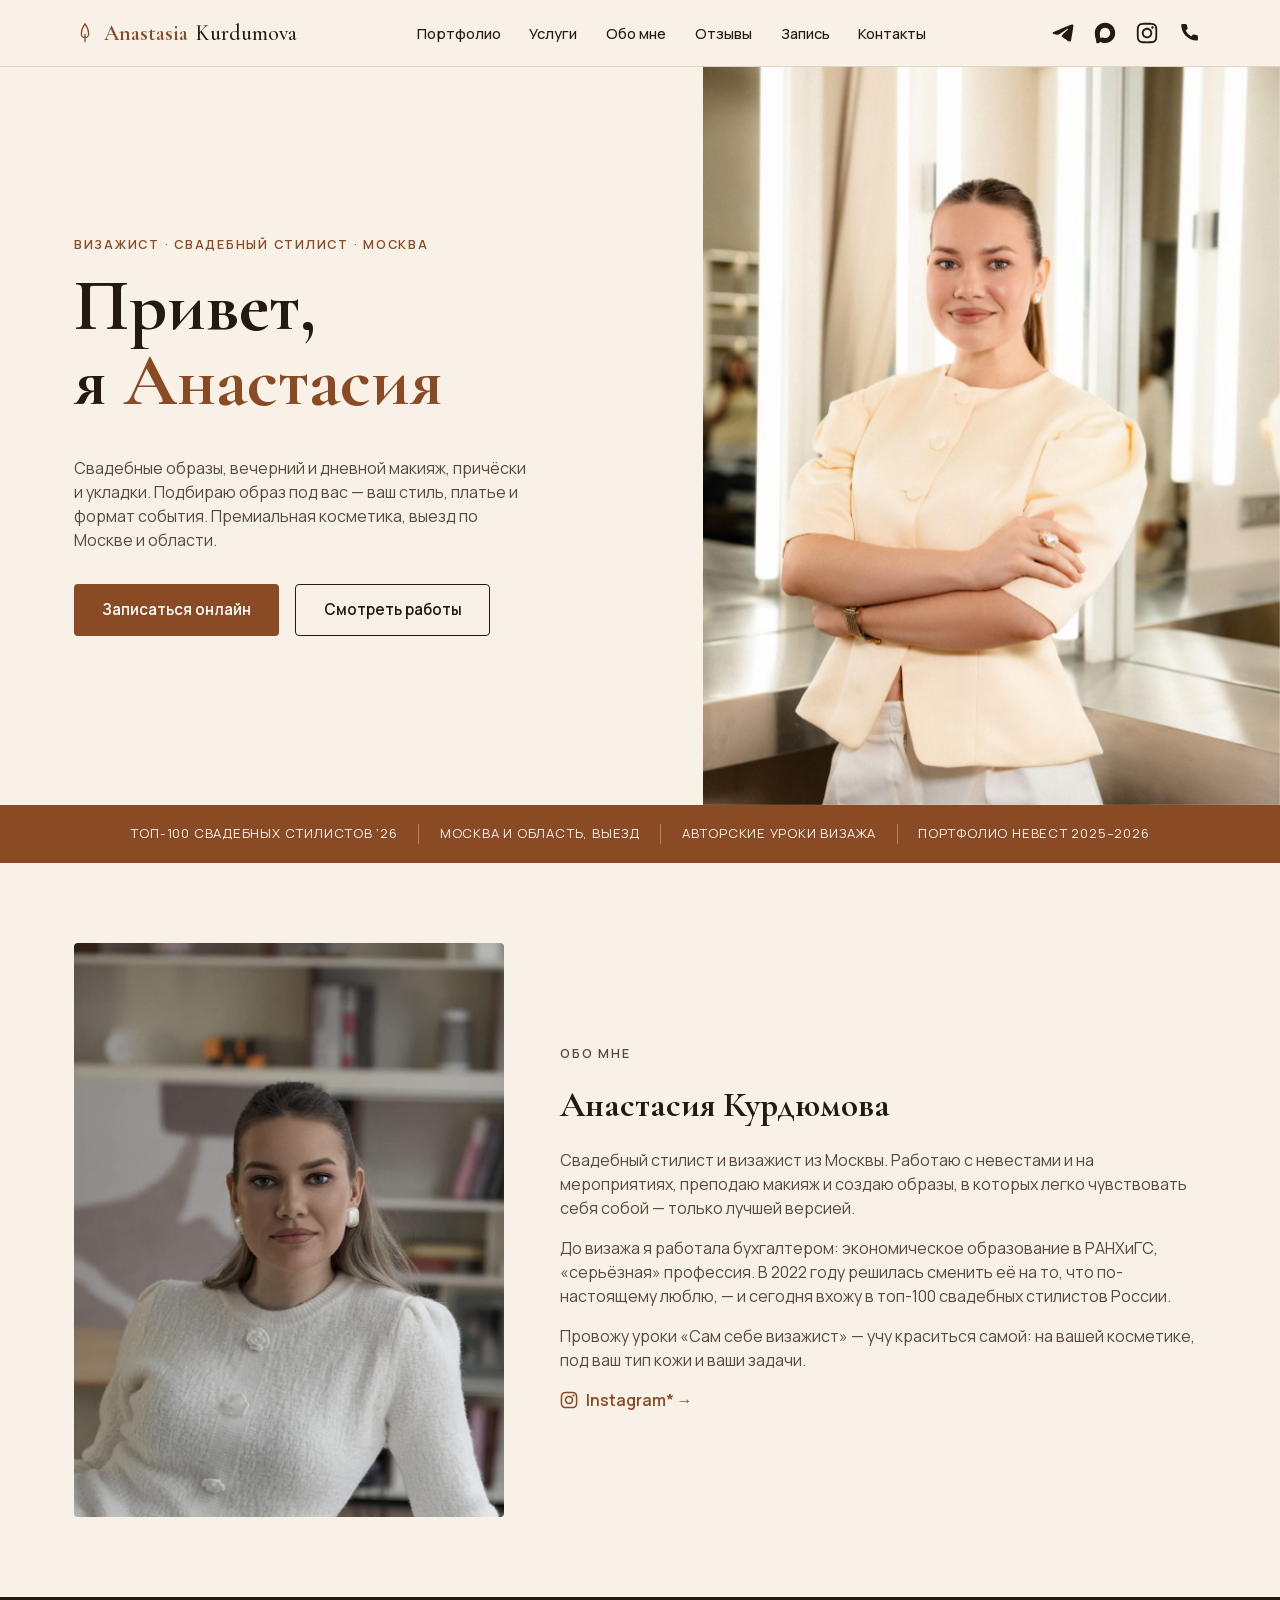
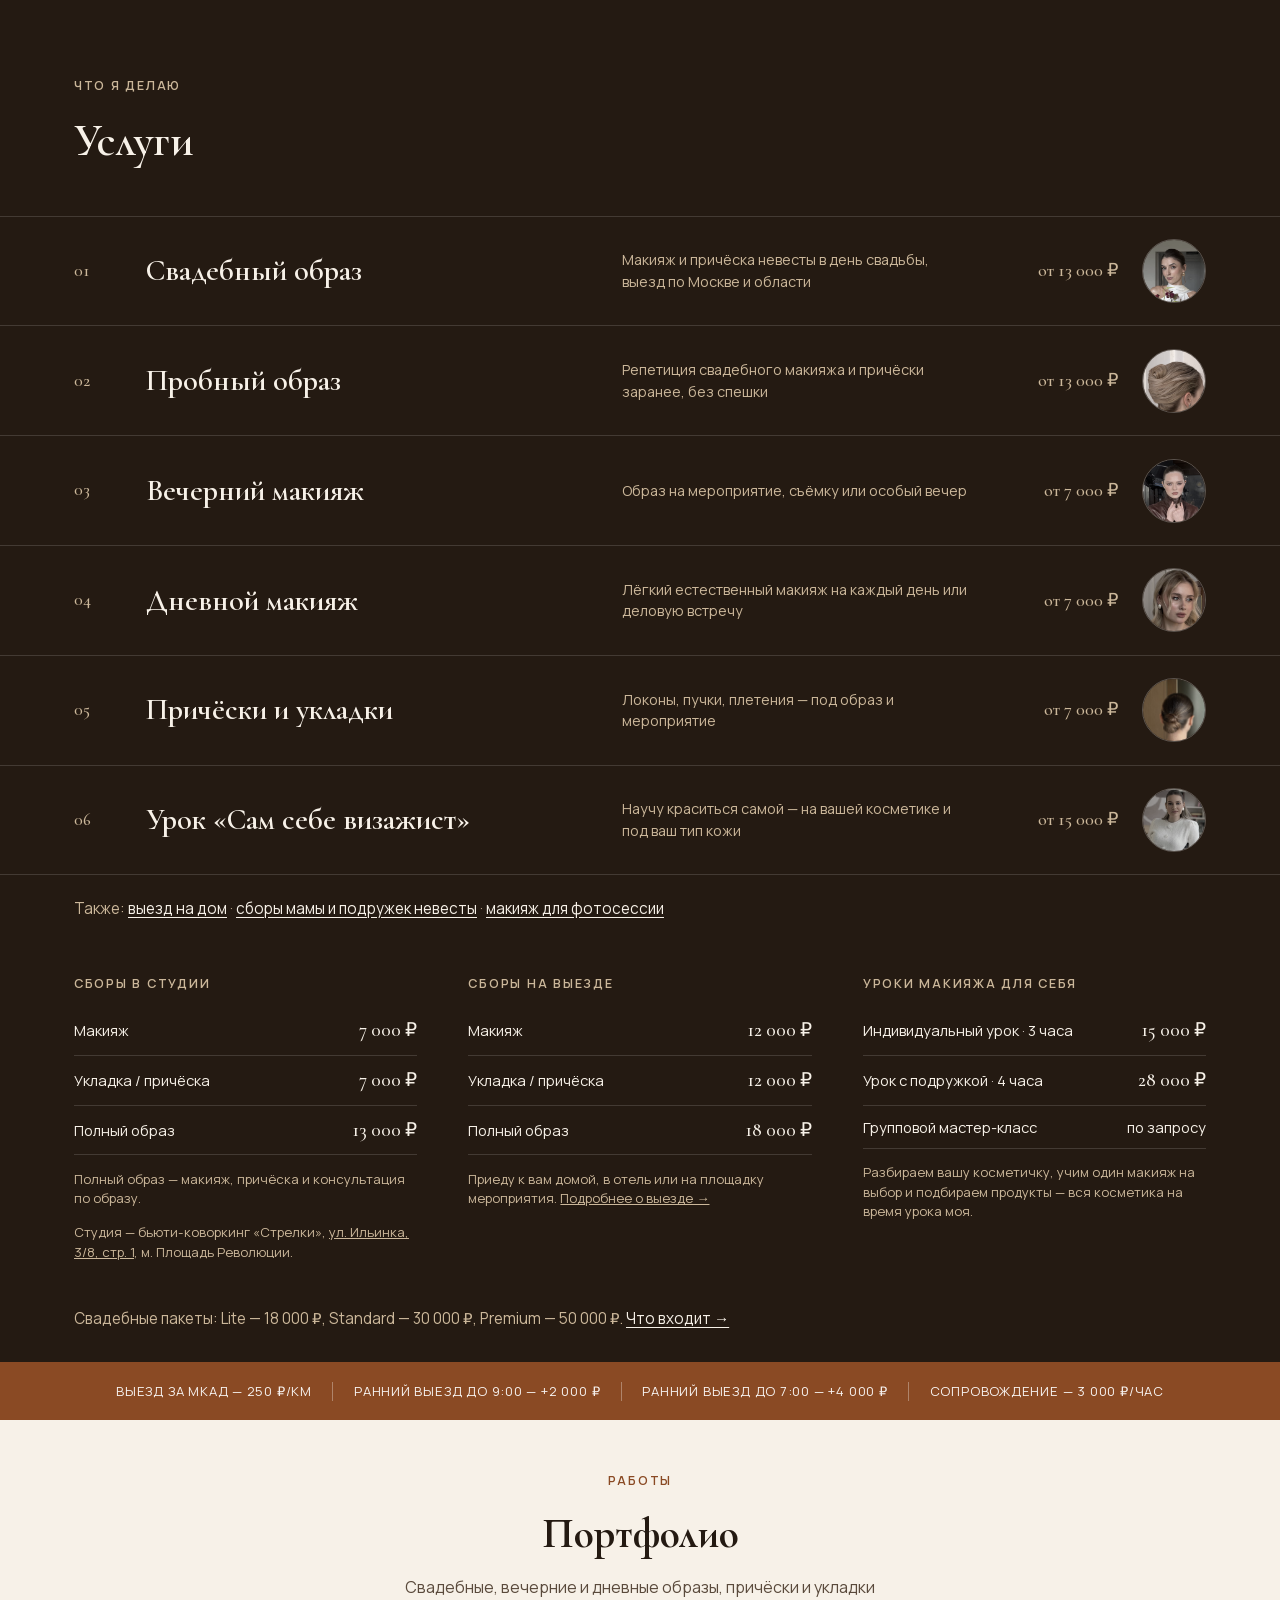
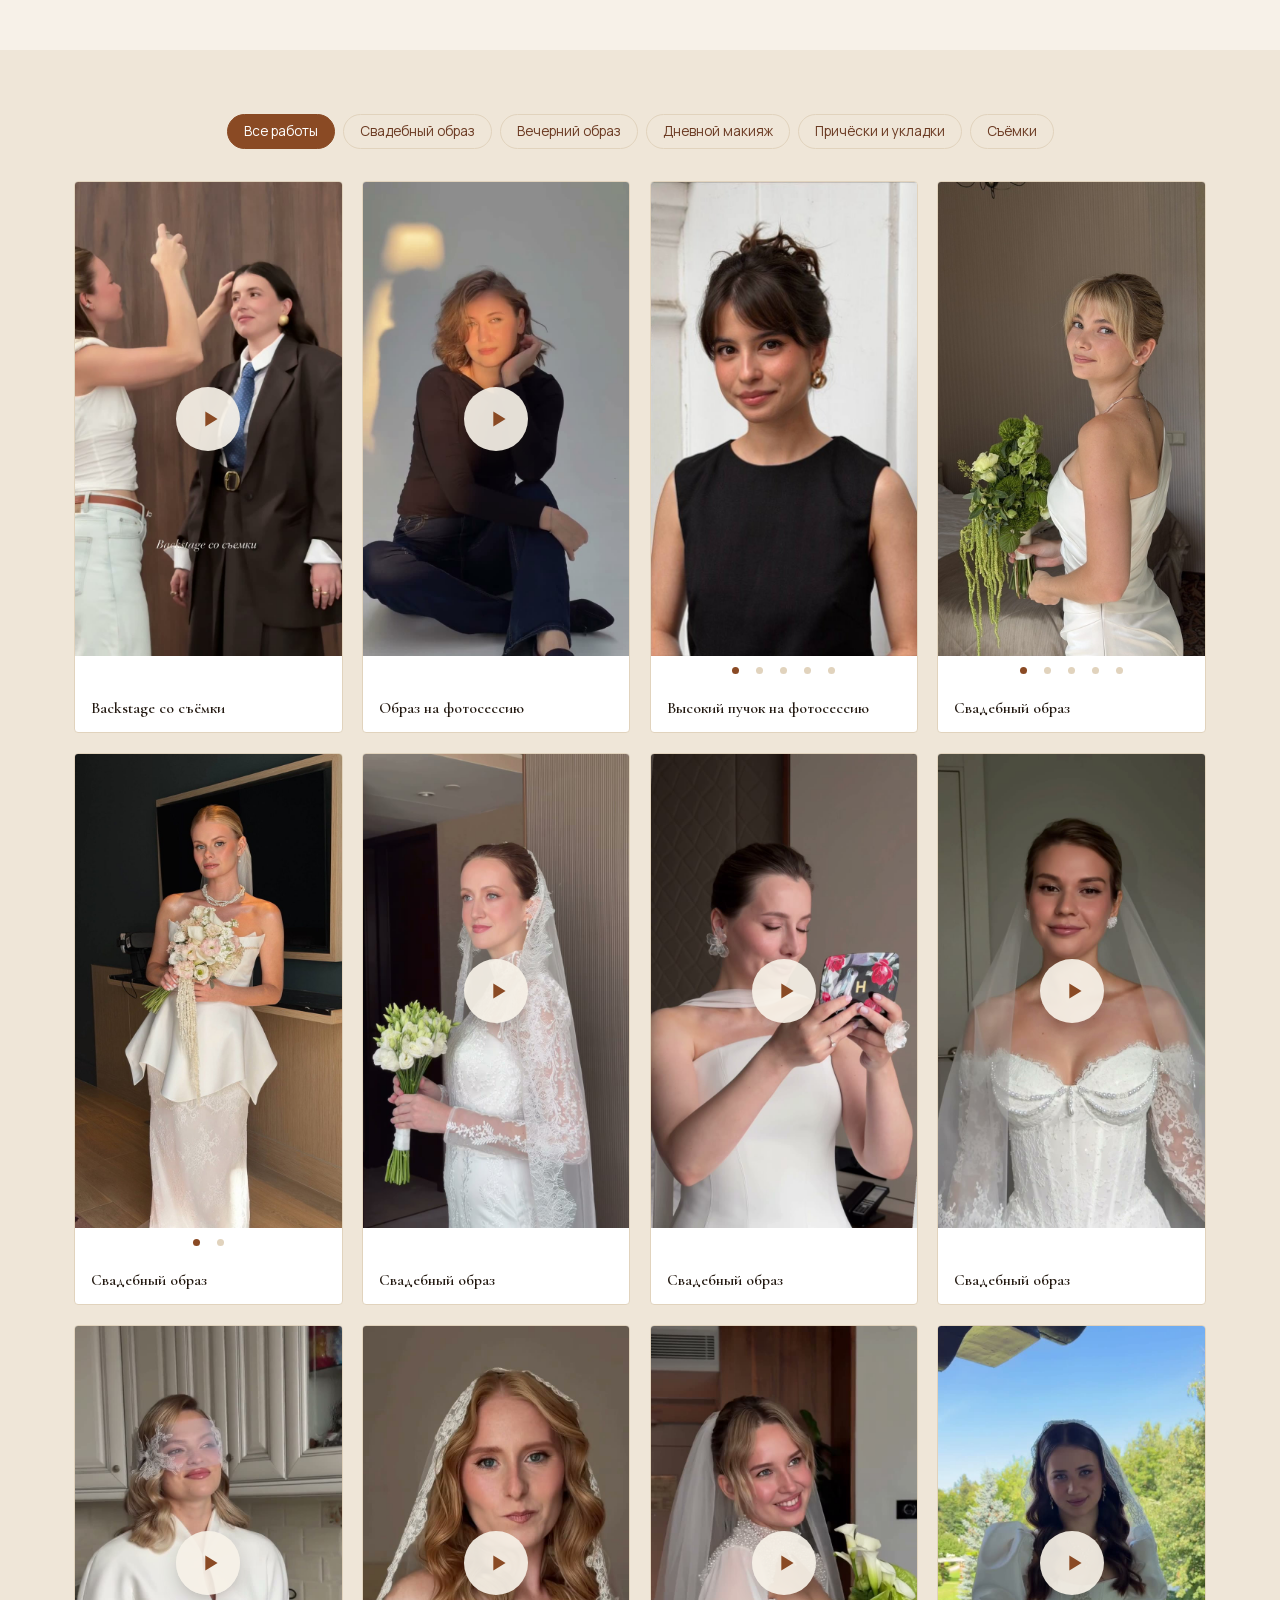
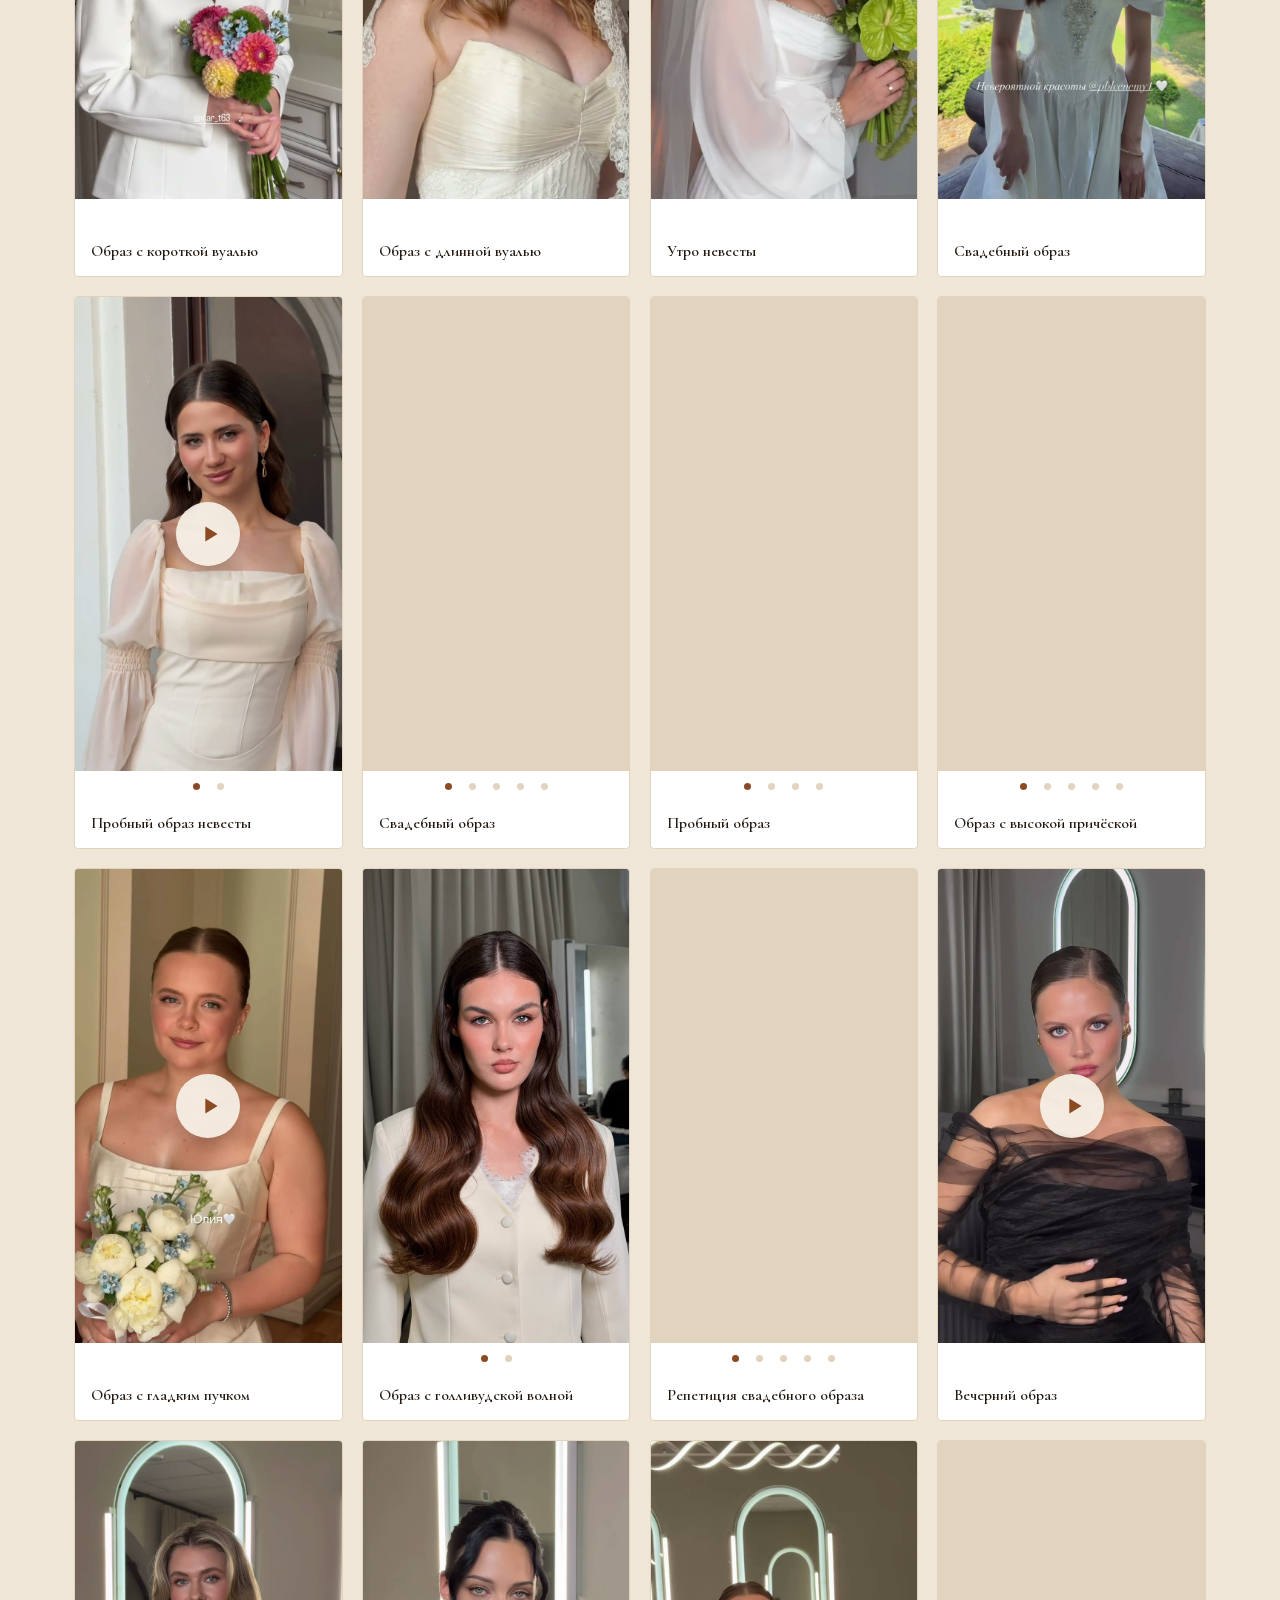
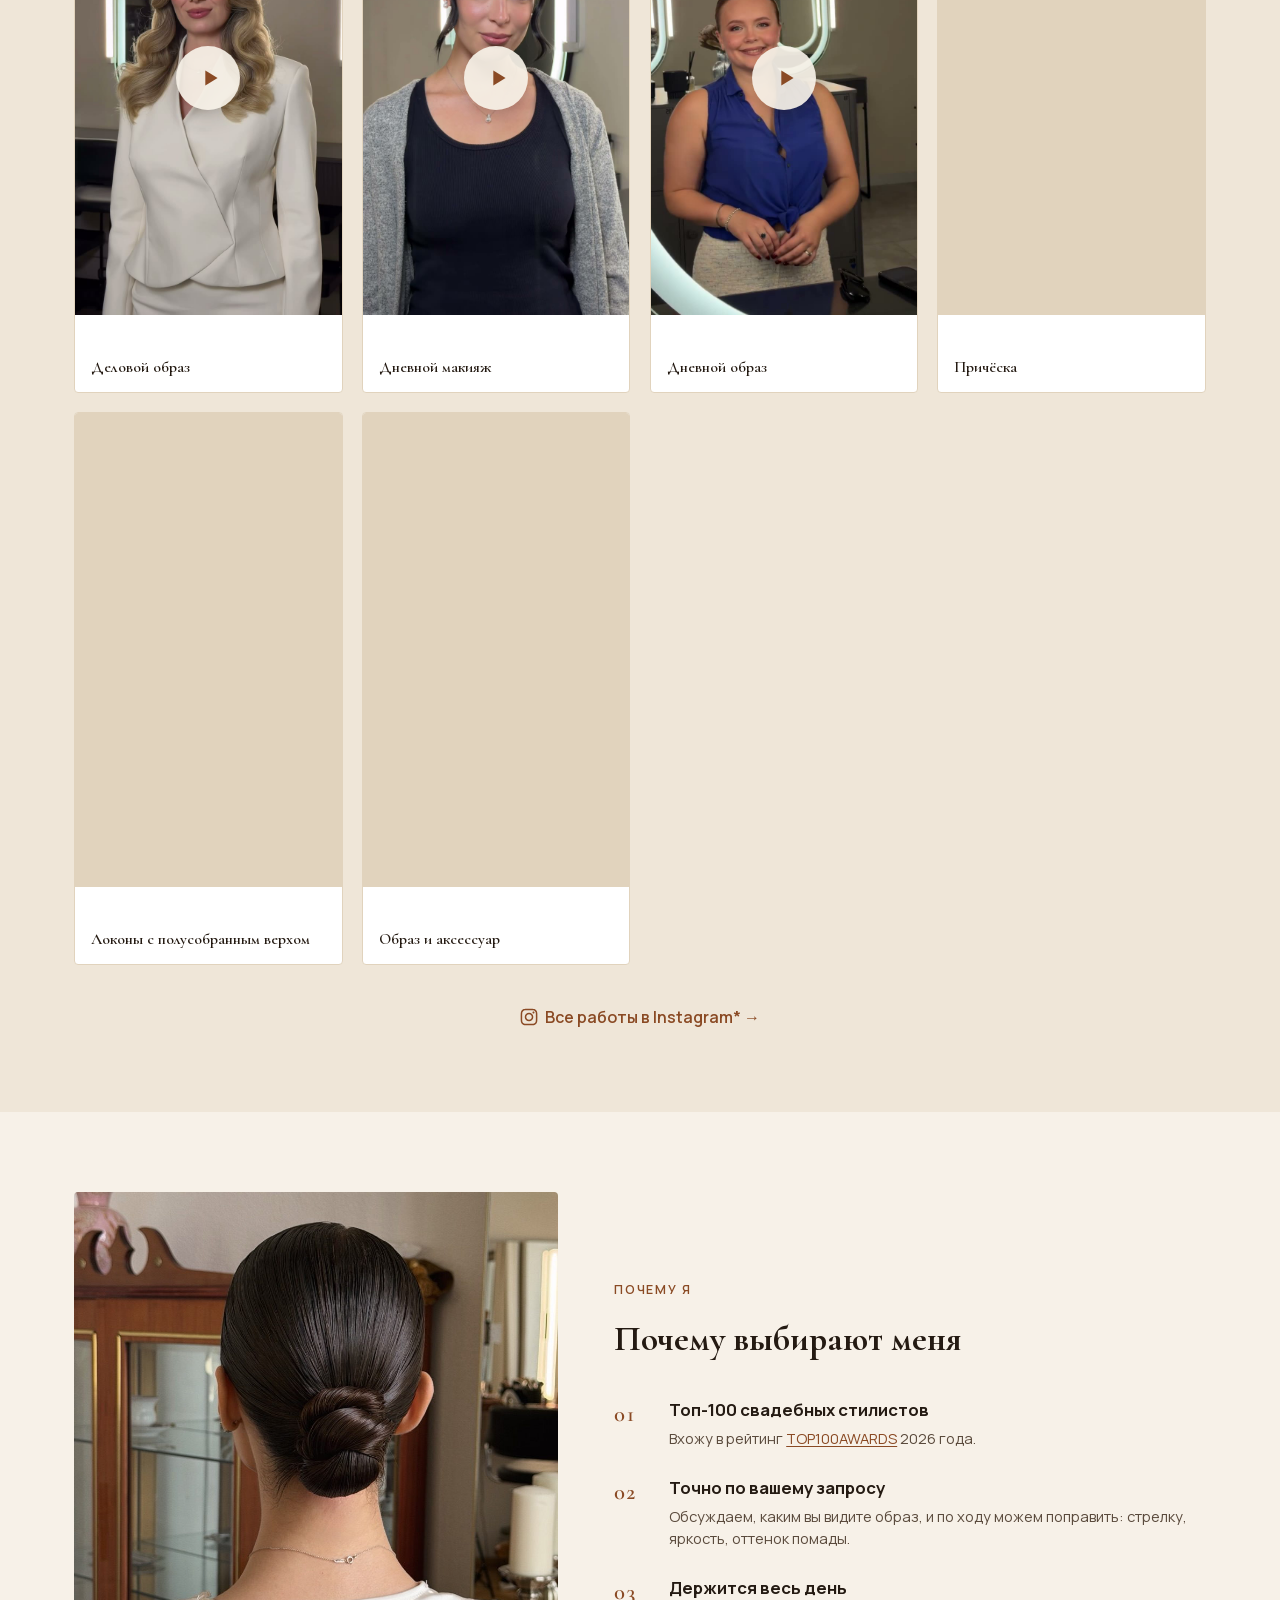
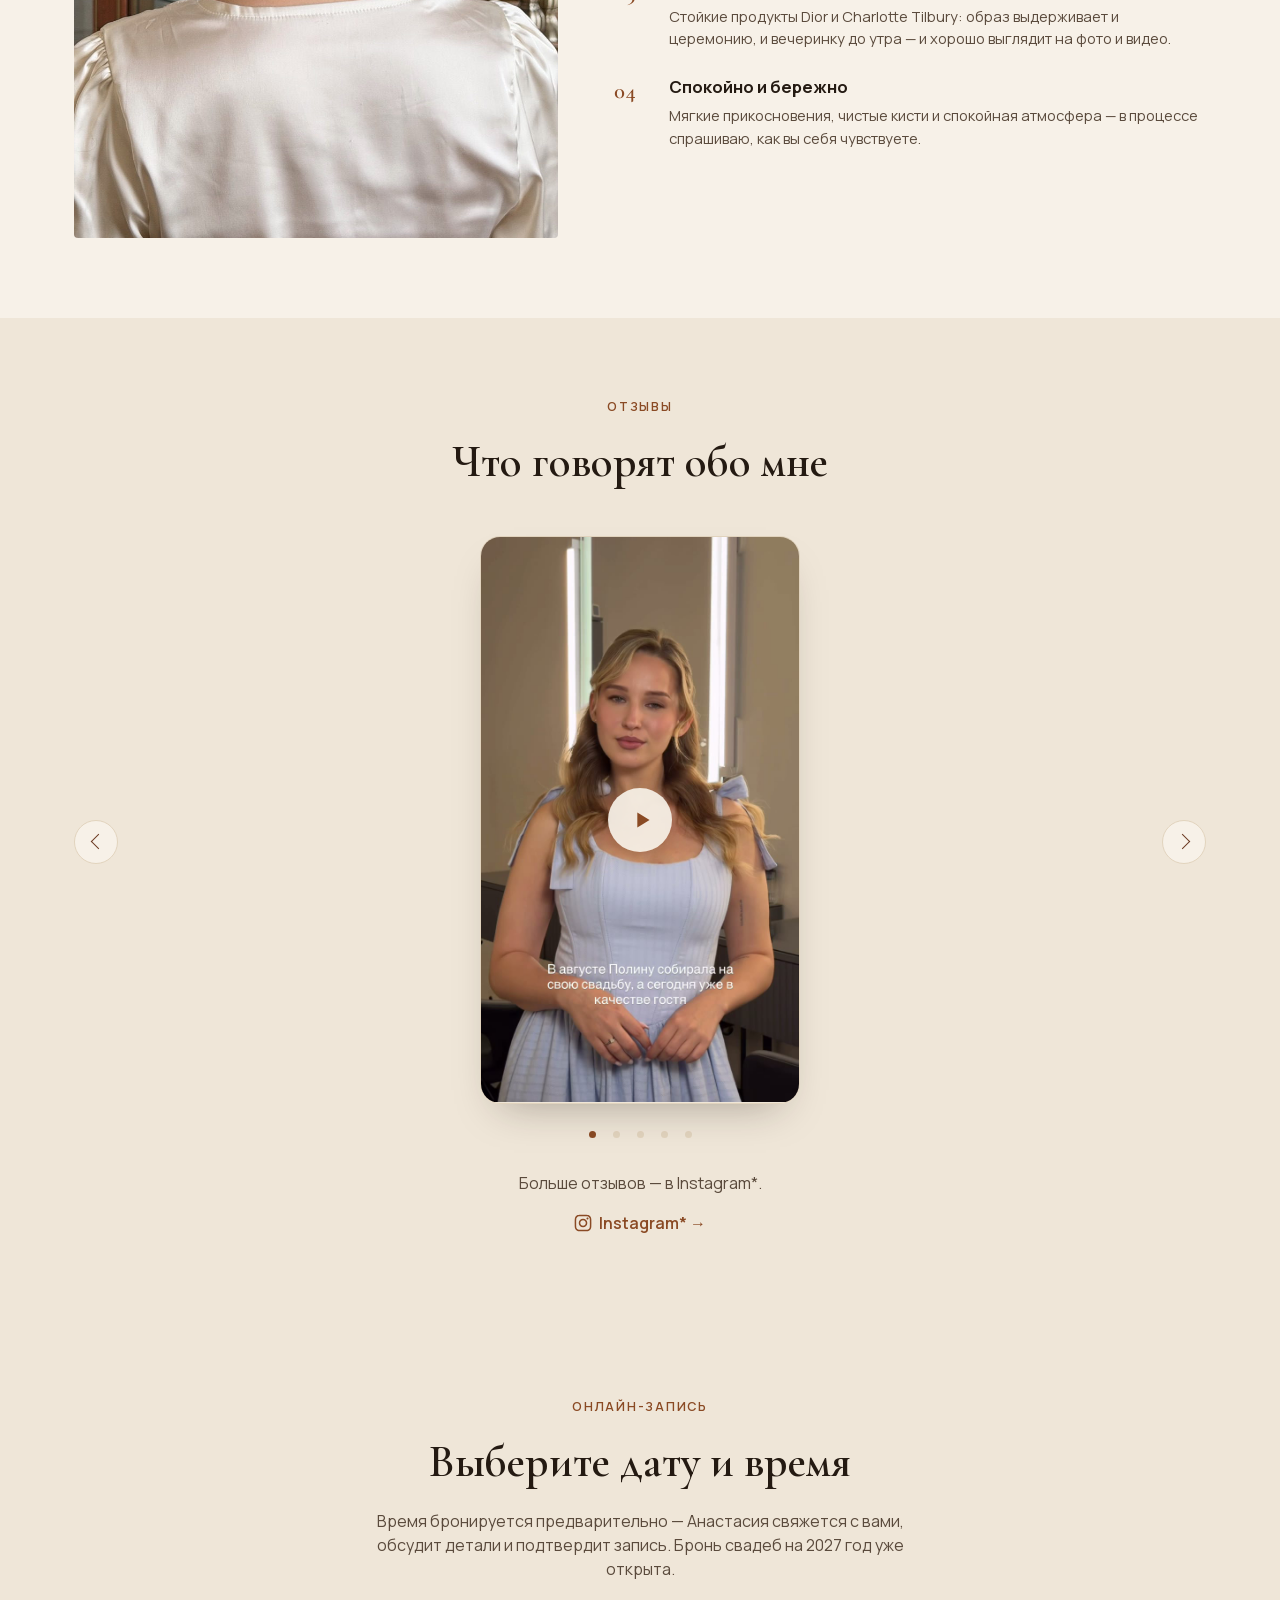
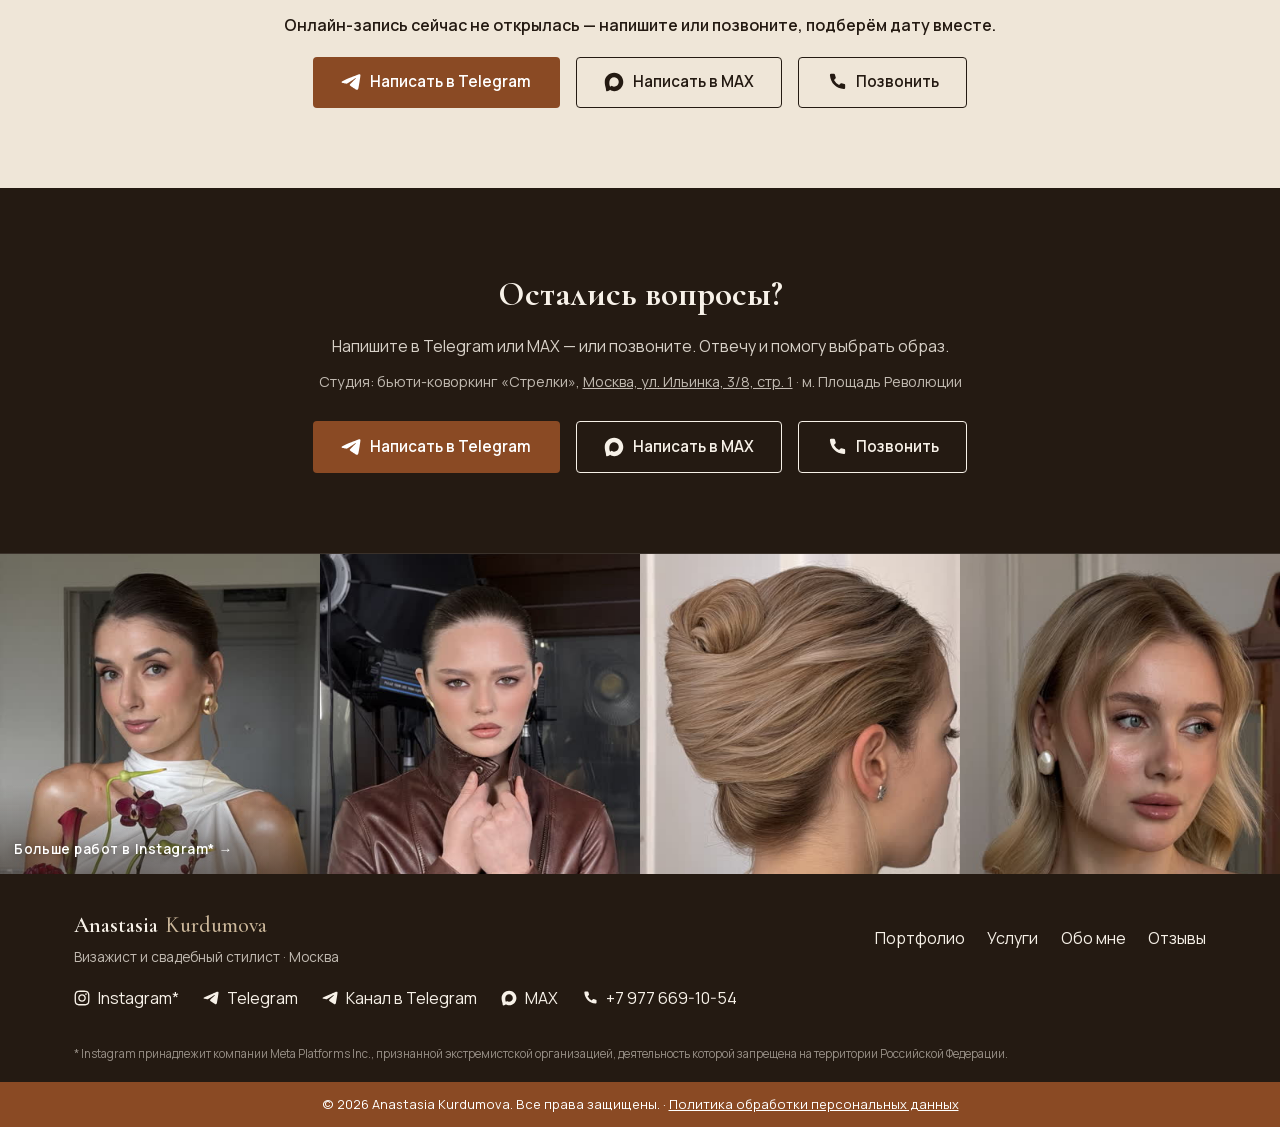
<file: index.html>
<!DOCTYPE html>
<html lang="ru">
<head>
<meta charset="UTF-8">
<meta name="viewport" content="width=device-width, initial-scale=1.0">
<title>Анастасия Курдюмова — визажист и свадебный стилист в Москве</title>
<meta name="description" content="Визажист и свадебный стилист в Москве: свадебный, вечерний и дневной макияж, причёски, уроки макияжа. Студия у м. Площадь Революции и выезд. Онлайн-запись.">
<link rel="stylesheet" href="fonts/fonts.css">
<link rel="stylesheet" href="css/style.css">
<link rel="canonical" href="https://limegrip.github.io/Makeup-portfolio-site/">
<link rel="icon" href="favicon.svg" type="image/svg+xml">

<!-- Превью ссылки в мессенджерах и соцсетях -->
<meta property="og:type" content="website">
<meta property="og:locale" content="ru_RU">
<meta property="og:site_name" content="Анастасия Курдюмова">
<meta property="og:url" content="https://limegrip.github.io/Makeup-portfolio-site/">
<meta property="og:title" content="Анастасия Курдюмова — визажист и свадебный стилист в Москве">
<meta property="og:description" content="Свадебные образы, вечерний и дневной макияж, причёски, уроки макияжа. Студия в центре Москвы и выезд. Онлайн-запись на сайте.">
<meta property="og:image" content="https://limegrip.github.io/Makeup-portfolio-site/images/portfolio/og-cover.jpg">
<meta property="og:image:width" content="1200">
<meta property="og:image:height" content="630">
<meta property="og:image:alt" content="Анастасия Курдюмова в студии">
<meta name="twitter:card" content="summary_large_image">

<script type="application/ld+json">
{
  "@context": "https://schema.org",
  "@type": "BeautySalon",
  "name": "Анастасия Курдюмова — визажист и свадебный стилист",
  "url": "https://limegrip.github.io/Makeup-portfolio-site/",
  "image": "https://limegrip.github.io/Makeup-portfolio-site/images/portfolio/og-cover.jpg",
  "description": "Визажист и свадебный стилист в Москве. Свадебные образы, вечерний и дневной макияж, причёски, уроки макияжа для себя. Студия у м. Площадь Революции и выезд по Москве и области.",
  "telephone": "+7 977 669-10-54",
  "email": "kurdyumovaanastasiya@yandex.ru",
  "priceRange": "7000-28000 RUB",
  "currenciesAccepted": "RUB",
  "openingHours": "Mo-Su 10:00-22:00",
  "areaServed": "Москва и Московская область",
  "address": {
    "@type": "PostalAddress",
    "streetAddress": "ул. Ильинка, 3/8, стр. 1",
    "addressLocality": "Москва",
    "postalCode": "109012",
    "addressCountry": "RU"
  },
  "hasOfferCatalog": {
    "@type": "OfferCatalog",
    "name": "Услуги визажиста",
    "itemListElement": [
      {
        "@type": "Offer",
        "price": "13000",
        "priceCurrency": "RUB",
        "itemOffered": {
          "@type": "Service",
          "name": "Свадебный образ: макияж и причёска (в студии)"
        }
      },
      {
        "@type": "Offer",
        "price": "18000",
        "priceCurrency": "RUB",
        "itemOffered": {
          "@type": "Service",
          "name": "Свадебный образ: макияж и причёска (выезд)"
        }
      },
      {
        "@type": "Offer",
        "price": "13000",
        "priceCurrency": "RUB",
        "itemOffered": {
          "@type": "Service",
          "name": "Пробный образ: макияж и причёска (в студии)"
        }
      },
      {
        "@type": "Offer",
        "price": "18000",
        "priceCurrency": "RUB",
        "itemOffered": {
          "@type": "Service",
          "name": "Пробный образ: макияж и причёска (выезд)"
        }
      },
      {
        "@type": "Offer",
        "price": "18000",
        "priceCurrency": "RUB",
        "itemOffered": {
          "@type": "Service",
          "name": "Свадебный пакет Lite: полный образ с выездом"
        }
      },
      {
        "@type": "Offer",
        "price": "30000",
        "priceCurrency": "RUB",
        "itemOffered": {
          "@type": "Service",
          "name": "Свадебный пакет Standard: репетиция в студии, выезд в день свадьбы, онлайн-консультация"
        }
      },
      {
        "@type": "Offer",
        "price": "50000",
        "priceCurrency": "RUB",
        "itemOffered": {
          "@type": "Service",
          "name": "Свадебный пакет Premium: Standard и сопровождение до 10 часов"
        }
      },
      {
        "@type": "Offer",
        "price": "10000",
        "priceCurrency": "RUB",
        "itemOffered": {
          "@type": "Service",
          "name": "Образ для гостя к свадебному пакету"
        }
      },
      {
        "@type": "Offer",
        "price": "7000",
        "priceCurrency": "RUB",
        "itemOffered": {
          "@type": "Service",
          "name": "Макияж в студии"
        }
      },
      {
        "@type": "Offer",
        "price": "7000",
        "priceCurrency": "RUB",
        "itemOffered": {
          "@type": "Service",
          "name": "Причёска или укладка в студии"
        }
      },
      {
        "@type": "Offer",
        "price": "12000",
        "priceCurrency": "RUB",
        "itemOffered": {
          "@type": "Service",
          "name": "Макияж с выездом"
        }
      },
      {
        "@type": "Offer",
        "price": "12000",
        "priceCurrency": "RUB",
        "itemOffered": {
          "@type": "Service",
          "name": "Причёска или укладка с выездом"
        }
      },
      {
        "@type": "Offer",
        "price": "15000",
        "priceCurrency": "RUB",
        "itemOffered": {
          "@type": "Service",
          "name": "Индивидуальный урок макияжа для себя, 3 часа"
        }
      },
      {
        "@type": "Offer",
        "price": "28000",
        "priceCurrency": "RUB",
        "itemOffered": {
          "@type": "Service",
          "name": "Урок макияжа с подружкой, 4 часа"
        }
      }
    ]
  },
  "sameAs": [
    "https://t.me/NastyaKurdyumova",
    "https://t.me/anastasiakurdumova",
    "https://www.instagram.com/anastasia.kurdumova/",
    "https://top100awards.ru/anastasiya-kurdyumova"
  ]
}
</script>
</head>
<body>

<svg aria-hidden="true" style="position:absolute; width:0; height:0; overflow:hidden;">
  <!-- Иконки одного веса: монохромные силуэты на currentColor, без фирменных плашек -->
  <symbol id="icon-telegram" viewBox="41.5 57.1 138.2 138.2">
    <path fill="currentColor" d="M54.3,118.8c35-15.2,58.3-25.3,70-30.2c33.3-13.9,40.3-16.3,44.8-16.4c1,0,3.2,0.2,4.7,1.4c1.2,1,1.5,2.3,1.7,3.3s0.4,3.1,0.2,4.7c-1.8,19-9.6,65.1-13.6,86.3c-1.7,9-5,12-8.2,12.3c-7,0.6-12.3-4.6-19-9c-10.6-6.9-16.5-11.2-26.8-18c-11.9-7.8-4.2-12.1,2.6-19.1c1.8-1.8,32.5-29.8,33.1-32.3c0.1-0.3,0.1-1.5-0.6-2.1c-0.7-0.6-1.7-0.4-2.5-0.2c-1.1,0.2-17.9,11.4-50.6,33.5c-4.8,3.3-9.1,4.9-13,4.8c-4.3-0.1-12.5-2.4-18.7-4.4c-7.5-2.4-13.5-3.7-13-7.9C45.7,123.3,48.7,121.1,54.3,118.8z"/>
  </symbol>
  <symbol id="icon-max" viewBox="87 89 825 821">
    <path fill="currentColor" fill-rule="evenodd" clip-rule="evenodd" d="M508.211 878.328c-75.007 0-109.864-10.95-170.453-54.75-38.325 49.275-159.686 87.783-164.979 21.9 0-49.456-10.95-91.248-23.36-136.873-14.782-56.21-31.572-118.807-31.572-209.508 0-216.626 177.754-379.597 388.357-379.597 210.785 0 375.947 171.001 375.947 381.604.707 207.346-166.595 376.118-373.94 377.224m3.103-571.585c-102.564-5.292-182.499 65.7-200.201 177.024-14.6 92.162 11.315 204.398 33.397 210.238 10.585 2.555 37.23-18.98 53.837-35.587a189.8 189.8 0 0 0 92.71 33.032c106.273 5.112 197.08-75.794 204.215-181.95 4.154-106.382-77.67-196.486-183.958-202.574Z"/>
  </symbol>
  <symbol id="icon-instagram" viewBox="26 26 212 212">
    <path fill="currentColor" d="M132.3452 33.973c-26.7167 0-30.0696.1167-40.5629.5939-10.4727.4792-17.6212 2.136-23.8762 4.567-6.4701 2.5107-11.9586 5.8693-17.4265 11.3352-5.472 5.464-8.8332 10.9483-11.354 17.4116-2.4389 6.2524-4.099 13.3976-4.5703 23.8585-.4693 10.4854-.5923 13.8379-.5923 40.5348 0 26.697.1189 30.0371.5943 40.5225.4817 10.465 2.1397 17.6082 4.5703 23.8585 2.5147 6.4654 5.8758 11.9497 11.3458 17.4136 5.466 5.468 10.9544 8.8349 17.4204 11.3456 6.259 2.4309 13.4097 4.0877 23.8803 4.567 10.4933.477 13.8441.5938 40.5588.5938 26.7188 0 30.0615-.1167 40.5547-.5939 10.4728-.4792 17.6295-2.136 23.8885-4.567 6.4681-2.5106 11.9484-5.8775 17.4143-11.3455 5.472-5.4639 8.8332-10.9482 11.354-17.4115 2.4183-6.2524 4.0784-13.3976 4.5703-23.8585.4713-10.4854.5943-13.8277.5943-40.5246 0-26.697-.123-30.0473-.5943-40.5328-.4919-10.465-2.152-17.6081-4.5703-23.8584-2.5208-6.4654-5.882-11.9498-11.354-17.4137-5.4721-5.468-10.9442-8.8266-17.4204-11.3353-6.2714-2.4309-13.424-4.0877-23.8967-4.5669-10.4933-.4772-13.8339-.5939-40.5588-.5939zm-8.825 17.7147c2.6193-.0041 5.5418 0 8.825 0 26.2659 0 29.379.0942 39.7513.5652 9.5915.4383 14.7971 2.0397 18.2648 3.3852 4.5908 1.7817 7.8638 3.9116 11.3048 7.3521 3.4431 3.4406 5.5745 6.7173 7.3617 11.3046 1.3465 3.461 2.9512 8.6628 3.3877 18.2472.4714 10.3625.5739 13.4754.5739 39.7095 0 26.234-.1025 29.347-.5739 39.7095-.4386 9.5843-2.0412 14.7861-3.3877 18.2471-1.783 4.5874-3.9186 7.8539-7.3617 11.2923-3.443 3.4406-6.712 5.5704-11.3048 7.3521-3.4636 1.3517-8.6733 2.949-18.2648 3.3873-10.3702.471-13.4854.5734-39.7513.5734-26.2679 0-29.381-.1024-39.7513-.5734-9.5914-.4423-14.797-2.0438-18.2668-3.3893-4.5908-1.7817-7.87-3.9116-11.313-7.3521-3.4431-3.4405-5.5745-6.709-7.3617-11.2985-1.3465-3.461-2.9512-8.6628-3.3877-18.2471-.4714-10.3626-.5657-13.4754-.5657-39.7259 0-26.2504.0943-29.347.5657-39.7095.4386-9.5844 2.0412-14.7861 3.3877-18.2512 1.783-4.5874 3.9186-7.8641 7.3617-11.3046 3.443-3.4406 6.7222-5.5704 11.313-7.3562 3.4677-1.3517 8.6754-2.949 18.2668-3.3894 9.075-.4096 12.5919-.5324 30.9264-.553zm61.3363 16.322c-6.5173 0-11.805 5.2776-11.805 11.792 0 6.5125 5.2877 11.7962 11.805 11.7962 6.5172 0 11.8049-5.2837 11.8049-11.7962 0-6.5124-5.2877-11.796-11.805-11.796zm-52.5113 13.7826c-27.8993 0-50.5191 22.6031-50.5191 50.4817 0 27.8786 22.6198 50.4714 50.5191 50.4714s50.511-22.5928 50.511-50.4714c0-27.8786-22.6137-50.4817-50.513-50.4817zm0 17.7147c18.109 0 32.7914 14.6694 32.7914 32.767 0 18.0956-14.6824 32.767-32.7914 32.767-18.111 0-32.7913-14.6714-32.7913-32.767 0-18.0976 14.6803-32.767 32.7913-32.767z"/>
  </symbol>
  <symbol id="icon-phone" viewBox="0 0 24 24">
    <path fill="currentColor" d="M8.3 2.2a1.3 1.3 0 0 1 1.26.95l.94 3.32a1.3 1.3 0 0 1-.34 1.3L8.4 9.5a13.9 13.9 0 0 0 6.1 6.1l1.73-1.76a1.3 1.3 0 0 1 1.3-.34l3.32.94a1.3 1.3 0 0 1 .95 1.26v3.08c0 .87-.72 1.58-1.59 1.52C10.85 19.62 4.38 13.15 3.5 3.79A1.52 1.52 0 0 1 5.02 2.2z"/>
  </symbol>
</svg>

<header class="site-header" id="top">
  <div class="container header-inner">
    <a href="#top" class="logo">
      <svg class="logo-mark" width="22" height="22" viewBox="0 0 24 24" fill="none" aria-hidden="true">
        <path d="M12 2C9 6 8 10 8 13a4 4 0 0 0 8 0c0-3-1-7-4-11Z" stroke="currentColor" stroke-width="1.4"/>
        <path d="M12 22V13" stroke="currentColor" stroke-width="1.4"/>
      </svg>
      Anastasia <span>Kurdumova</span>
    </a>

    <nav class="nav" id="nav">
      <a href="#portfolio">Портфолио</a>
      <a href="#services">Услуги</a>
      <a href="#about">Обо мне</a>
      <a href="#reviews">Отзывы</a>
      <a href="#booking">Запись</a>
      <a href="#contact">Контакты</a>
    </nav>

    <div class="header-actions">
      <a href="https://t.me/NastyaKurdyumova" target="_blank" rel="noopener" aria-label="Telegram">
        <svg class="header-social-icon" aria-hidden="true"><use href="#icon-telegram"></use></svg>
      </a>
      <a href="https://max.ru/u/f9LHodD0cOLhBi33fNEzJmTGlc65yzBXT4VLQVfNH84oaL1QS9gwJpnKSuc" target="_blank" rel="noopener" aria-label="MAX">
        <svg class="header-social-icon" aria-hidden="true"><use href="#icon-max"></use></svg>
      </a>
      <a href="https://www.instagram.com/anastasia.kurdumova/" target="_blank" rel="noopener" aria-label="Instagram">
        <svg class="header-social-icon" aria-hidden="true"><use href="#icon-instagram"></use></svg>
      </a>
      <a href="tel:+79776691054" aria-label="Позвонить">
        <svg class="header-social-icon" aria-hidden="true"><use href="#icon-phone"></use></svg>
      </a>
    </div>

    <button class="burger" id="burger" aria-label="Меню" aria-expanded="false">
      <span></span><span></span><span></span>
    </button>
  </div>
</header>

<main>

  <!-- HERO -->
  <section class="hero">
    <div class="hero-text">
      <!-- Строка над приветствием — часть H1: главный заголовок страницы должен
           содержать то, что ищут («визажист», «свадебный стилист», «Москва»). -->
      <h1 class="hero-title"><span class="eyebrow">Визажист · Свадебный стилист · Москва</span>Привет,<br>я <span class="accent-text">Анастасия</span></h1>
      <p class="hero-desc">Свадебные образы, вечерний и дневной макияж, причёски и укладки.
        Подбираю образ под вас — ваш стиль, платье и формат события. Премиальная косметика,
        выезд по Москве и области.</p>
      <div class="hero-actions">
        <!-- Запись — через онлайн-форму; мессенджеры и телефон — для вопросов (блок #contact). -->
        <a class="btn btn-primary" href="#booking">Записаться онлайн</a>
        <a class="btn btn-ghost" href="#portfolio">Смотреть работы</a>
      </div>
    </div>
    <div class="hero-media">
      <img width="1200" height="1800" fetchpriority="high" decoding="async" src="images/portfolio/hero-real.jpg" alt="Анастасия Курдюмова">
    </div>
  </section>

  <div class="fact-strip">
    <div class="container fact-strip-inner">
      <span>ТОП-100 свадебных стилистов '26</span>
      <span>Москва и область, выезд</span>
      <span>Авторские уроки визажа</span>
      <span>Портфолио невест 2025–2026</span>
    </div>
  </div>

  <!-- ABOUT -->
  <section class="about" id="about">
    <div class="container about-inner">
      <div class="about-media">
        <img width="900" height="1351" loading="lazy" decoding="async" src="images/portfolio/portrait-real.jpg" style="--pos:50% 7%" alt="Портрет Анастасии Курдюмовой">
      </div>
      <div class="about-text">
        <p class="eyebrow">Обо мне</p>
        <h2>Анастасия Курдюмова</h2>
        <p>Свадебный стилист и визажист из Москвы. Работаю с невестами и на
          мероприятиях, преподаю макияж и создаю образы, в которых легко
          чувствовать себя собой — только лучшей версией.</p>
        <p>До визажа я работала бухгалтером: экономическое образование в РАНХиГС, «серьёзная»
          профессия. В 2022 году решилась сменить её на то, что по-настоящему люблю, — и сегодня
          вхожу в топ-100 свадебных стилистов России.</p>
        <p>Провожу уроки «Сам себе визажист» — учу краситься самой: на вашей
          косметике, под ваш тип кожи и ваши задачи.</p>
        <a class="link-more" href="https://www.instagram.com/anastasia.kurdumova/" target="_blank" rel="noopener">
          <svg class="link-icon" aria-hidden="true"><use href="#icon-instagram"></use></svg>
          Instagram* →
        </a>
      </div>
    </div>
  </section>

  <!-- SERVICES -->
  <section class="services" id="services">
    <div class="container">
      <p class="eyebrow eyebrow-light">Что я делаю</p>
      <h2 class="section-title section-title-light">Услуги</h2>
    </div>

    <div class="services-list">
      <a class="service-row" href="wedding/">
        <span class="service-num">01</span>
        <h3 class="service-name">Свадебный образ</h3>
        <span class="service-desc">Макияж и причёска невесты в день свадьбы, выезд по Москве и области</span>
        <span class="service-price">от 13 000 ₽</span><span class="service-thumb"><img width="760" height="1351" loading="lazy" decoding="async" src="images/portfolio/sm/wedding-real.jpg" style="--pos:50% 5%" alt=""></span>
      </a>
      <a class="service-row" href="wedding/#trial">
        <span class="service-num">02</span>
        <h3 class="service-name">Пробный образ</h3>
        <span class="service-desc">Репетиция свадебного макияжа и причёски заранее, без спешки</span>
        <span class="service-price">от 13 000 ₽</span><span class="service-thumb"><img width="760" height="1351" loading="lazy" decoding="async" src="images/portfolio/sm/hair-real.jpg" style="--pos:50% 16%" alt=""></span>
      </a>
      <a class="service-row" href="evening/">
        <span class="service-num">03</span>
        <h3 class="service-name">Вечерний макияж</h3>
        <span class="service-desc">Образ на мероприятие, съёмку или особый вечер</span>
        <span class="service-price">от 7 000 ₽</span><span class="service-thumb"><img width="760" height="1013" loading="lazy" decoding="async" src="images/portfolio/sm/evening-real.jpg" style="--pos:50% 20%" alt=""></span>
      </a>
      <a class="service-row" href="#portfolio" data-filter="Каждый день">
        <span class="service-num">04</span>
        <h3 class="service-name">Дневной макияж</h3>
        <span class="service-desc">Лёгкий естественный макияж на каждый день или деловую встречу</span>
        <span class="service-price">от 7 000 ₽</span><span class="service-thumb"><img width="760" height="1351" loading="lazy" decoding="async" src="images/portfolio/sm/day-real.jpg" style="--pos:50% 24%" alt=""></span>
      </a>
      <a class="service-row" href="hair/">
        <span class="service-num">05</span>
        <h3 class="service-name">Причёски и укладки</h3>
        <span class="service-desc">Локоны, пучки, плетения — под образ и мероприятие</span>
        <span class="service-price">от 7 000 ₽</span><span class="service-thumb"><img width="256" height="456" loading="lazy" decoding="async" src="images/portfolio/buns-real.jpg" style="--pos:50% 18%" alt=""></span>
      </a>
      <a class="service-row" href="makeup-for-you/">
        <span class="service-num">06</span>
        <h3 class="service-name">Урок «Сам себе визажист»</h3>
        <span class="service-desc">Научу краситься самой — на вашей косметике и под ваш тип кожи</span>
        <span class="service-price">от 15 000 ₽</span><span class="service-thumb"><img width="900" height="1351" loading="lazy" decoding="async" src="images/portfolio/sm/portrait-real.jpg" style="--pos:50% 65%" alt=""></span>
      </a>
    </div>
    <p class="container services-more">Также: <a href="home-visit/">выезд на дом</a> ·
      <a href="bridal-party/">сборы мамы и подружек невесты</a> ·
      <a href="photoshoot/">макияж для фотосессии</a></p>

    <!-- Стоимость живёт внутри «Услуг»: цифры там, где человек уже читает про
         услуги, — отдельного раздела и пункта меню не заводим. -->
    <div class="container pricing">
      <div class="price-col">
        <p class="eyebrow eyebrow-light">Сборы в студии</p>
        <dl class="price-list">
          <div><dt>Макияж</dt><dd>7 000 ₽</dd></div>
          <div><dt>Укладка / причёска</dt><dd>7 000 ₽</dd></div>
          <div><dt>Полный образ</dt><dd>13 000 ₽</dd></div>
        </dl>
        <p class="price-note">Полный образ — макияж, причёска и консультация по образу.</p>
        <p class="price-note">Студия — бьюти-коворкинг «Стрелки», <a href="https://yandex.ru/maps/?text=%D0%9C%D0%BE%D1%81%D0%BA%D0%B2%D0%B0%2C%20%D1%83%D0%BB.%20%D0%98%D0%BB%D1%8C%D0%B8%D0%BD%D0%BA%D0%B0%2C%203%2F8%D1%811" target="_blank" rel="noopener">ул. Ильинка, 3/8, стр. 1</a>, м. Площадь Революции.</p>
      </div>
      <div class="price-col">
        <p class="eyebrow eyebrow-light">Сборы на выезде</p>
        <dl class="price-list">
          <div><dt>Макияж</dt><dd>12 000 ₽</dd></div>
          <div><dt>Укладка / причёска</dt><dd>12 000 ₽</dd></div>
          <div><dt>Полный образ</dt><dd>18 000 ₽</dd></div>
        </dl>
        <p class="price-note">Приеду к вам домой, в отель или на площадку мероприятия. <a href="home-visit/">Подробнее о выезде →</a></p>
      </div>
      <div class="price-col">
        <p class="eyebrow eyebrow-light">Уроки макияжа для себя</p>
        <dl class="price-list">
          <div><dt>Индивидуальный урок · 3 часа</dt><dd>15 000 ₽</dd></div>
          <div><dt>Урок с подружкой · 4 часа</dt><dd>28 000 ₽</dd></div>
          <div><dt>Групповой мастер-класс</dt><dd class="price-text">по запросу</dd></div>
        </dl>
        <p class="price-note">Разбираем вашу косметичку, учим один макияж на выбор и подбираем
          продукты — вся косметика на время урока моя.</p>
      </div>
    </div>
    <p class="container services-more">Свадебные пакеты: Lite — 18 000 ₽, Standard — 30 000 ₽,
      Premium — 50 000 ₽. <a href="wedding/#packages">Что входит →</a></p>
  </section>

  <!-- Доплаты — узкой полосой, тем же приёмом, что и строка фактов под хиро. -->
  <div class="fact-strip">
    <div class="container fact-strip-inner">
      <span>Выезд за МКАД — 250 ₽/км</span>
      <span>Ранний выезд до 9:00 — +2 000 ₽</span>
      <span>Ранний выезд до 7:00 — +4 000 ₽</span>
      <span>Сопровождение — 3 000 ₽/час</span>
    </div>
  </div>

  <!-- PORTFOLIO -->
  <section class="portfolio-banner" id="portfolio">
    <p class="eyebrow">Работы</p>
    <h2 class="portfolio-banner-title">Портфолио</h2>
    <p class="portfolio-banner-sub">Свадебные, вечерние и дневные образы, причёски и укладки</p>
  </section>

  <div class="portfolio">
    <div class="container">
      <div class="pf-filters" role="group" aria-label="Фильтр работ по услуге">
        <button type="button" aria-pressed="true" class="is-active" data-filter="all">Все работы</button>
        <button type="button" aria-pressed="false" data-filter="Невесты">Свадебный образ</button>
        <button type="button" aria-pressed="false" data-filter="Событие">Вечерний образ</button>
        <button type="button" aria-pressed="false" data-filter="Каждый день">Дневной макияж</button>
        <button type="button" aria-pressed="false" data-filter="Стиль">Причёски и укладки</button>
        <button type="button" aria-pressed="false" data-filter="Съёмка">Съёмки</button>
      </div>
      <div class="portfolio-grid">
        <figure class="portfolio-item" data-category="Съёмка">
          <video controls preload="none" playsinline data-poster="images/portfolio/stories/backstage.jpg">
            <source src="images/portfolio/stories/backstage.mp4" type="video/mp4">
          </video>
          <figcaption>Backstage со съёмки</figcaption>
        </figure>
        <figure class="portfolio-item" data-category="Съёмка">
          <video controls preload="none" playsinline data-poster="images/portfolio/stories/shoot-1.jpg">
            <source src="images/portfolio/stories/shoot-1.mp4" type="video/mp4">
          </video>
          <figcaption>Образ на фотосессию</figcaption>
        </figure>
        <figure class="portfolio-item" data-category="Съёмка">
          <div class="pi-stack">
            <img width="540" height="960" loading="lazy" decoding="async" class="is-active" src="images/portfolio/stories/shoot-2a.jpg" alt="Портрет с высоким пучком">
            <img width="540" height="960" loading="lazy" decoding="async" src="images/portfolio/stories/shoot-2b.jpg" alt="Портрет вполоборота, высокий пучок">
            <img width="540" height="960" loading="lazy" decoding="async" src="images/portfolio/stories/shoot-2c.jpg" alt="Высокий пучок со спины">
            <img width="540" height="960" loading="lazy" decoding="async" src="images/portfolio/stories/shoot-2d.jpg" alt="Портрет анфас, макияж крупным планом">
            <video controls preload="none" playsinline data-poster="images/portfolio/stories/shoot-2.jpg">
              <source src="images/portfolio/stories/shoot-2.mp4" type="video/mp4">
            </video>
          </div>
          <div class="pi-dots">
            <button type="button" class="is-active" aria-current aria-label="Кадр 1"></button>
            <button type="button" aria-label="Кадр 2"></button>
            <button type="button" aria-label="Кадр 3"></button>
            <button type="button" aria-label="Кадр 4"></button>
            <button type="button" aria-label="Кадр 5, видео"></button>
          </div>
          <figcaption>Высокий пучок на фотосессию</figcaption>
        </figure>
        <figure class="portfolio-item" data-category="Невесты">
          <div class="pi-stack">
            <img width="720" height="1280" loading="lazy" decoding="async" class="is-active" src="images/portfolio/stories/photo-4.jpg" alt="Невеста с букетом, портрет">
            <img width="540" height="960" loading="lazy" decoding="async" src="images/portfolio/stories/photo-4c.jpg" alt="Букет невесты крупным планом">
            <img width="540" height="960" loading="lazy" decoding="async" src="images/portfolio/stories/photo-4d.jpg" alt="Причёска невесты со спины">
            <img width="540" height="960" loading="lazy" decoding="async" src="images/portfolio/stories/photo-4e.jpg" alt="Невеста через плечо, портрет">
            <video controls preload="none" playsinline data-poster="images/portfolio/stories/wedding-6.jpg">
              <source src="images/portfolio/stories/wedding-6.mp4" type="video/mp4">
            </video>
          </div>
          <div class="pi-dots">
            <button type="button" class="is-active" aria-current aria-label="Кадр 1"></button>
            <button type="button" aria-label="Кадр 2"></button>
            <button type="button" aria-label="Кадр 3"></button>
            <button type="button" aria-label="Кадр 4"></button>
            <button type="button" aria-label="Кадр 5, видео"></button>
          </div>
          <figcaption>Свадебный образ</figcaption>
        </figure>
        <figure class="portfolio-item" data-category="Невесты">
          <!-- Кадры одного человека в одном боксе. Видео — всегда последним в стопке. -->
          <div class="pi-stack">
            <img width="720" height="1280" loading="lazy" decoding="async" class="is-active" src="images/portfolio/stories/photo-3.jpg" alt="Невеста с букетом">
            <video controls preload="none" playsinline data-poster="images/portfolio/stories/wedding-3.jpg">
              <source src="images/portfolio/stories/wedding-3.mp4" type="video/mp4">
            </video>
          </div>
          <div class="pi-dots">
            <button type="button" class="is-active" aria-current aria-label="Кадр 1"></button>
            <button type="button" aria-label="Кадр 2, видео"></button>
          </div>
          <figcaption>Свадебный образ</figcaption>
        </figure>
        <figure class="portfolio-item" data-category="Невесты">
          <video controls preload="none" playsinline data-poster="images/portfolio/stories/wedding-1.jpg">
            <source src="images/portfolio/stories/wedding-1.mp4" type="video/mp4">
          </video>
          <figcaption>Свадебный образ</figcaption>
        </figure>
        <figure class="portfolio-item" data-category="Невесты">
          <video controls preload="none" playsinline data-poster="images/portfolio/stories/wedding-2.jpg">
            <source src="images/portfolio/stories/wedding-2.mp4" type="video/mp4">
          </video>
          <figcaption>Свадебный образ</figcaption>
        </figure>
        <figure class="portfolio-item" data-category="Невесты">
          <video controls preload="none" playsinline data-poster="images/portfolio/stories/wedding-4.jpg">
            <source src="images/portfolio/stories/wedding-4.mp4" type="video/mp4">
          </video>
          <figcaption>Свадебный образ</figcaption>
        </figure>
        <figure class="portfolio-item" data-category="Невесты">
          <video controls preload="none" playsinline data-poster="images/portfolio/stories/wedding-5.jpg">
            <source src="images/portfolio/stories/wedding-5.mp4" type="video/mp4">
          </video>
          <figcaption>Образ с короткой вуалью</figcaption>
        </figure>
        <figure class="portfolio-item" data-category="Невесты">
          <video controls preload="none" playsinline data-poster="images/portfolio/stories/wedding-7.jpg">
            <source src="images/portfolio/stories/wedding-7.mp4" type="video/mp4">
          </video>
          <figcaption>Образ с длинной вуалью</figcaption>
        </figure>
        <figure class="portfolio-item" data-category="Невесты">
          <video controls preload="none" playsinline data-poster="images/portfolio/stories/wedding-8.jpg">
            <source src="images/portfolio/stories/wedding-8.mp4" type="video/mp4">
          </video>
          <figcaption>Утро невесты</figcaption>
        </figure>
        <figure class="portfolio-item" data-category="Невесты">
          <video controls preload="none" playsinline data-poster="images/portfolio/stories/wedding-9.jpg">
            <source src="images/portfolio/stories/wedding-9.mp4" type="video/mp4">
          </video>
          <figcaption>Свадебный образ</figcaption>
        </figure>
        <figure class="portfolio-item" data-category="Невесты">
          <div class="pi-stack">
            <video class="is-active" controls preload="none" playsinline data-poster="images/portfolio/stories/trial-2.jpg">
              <source src="images/portfolio/stories/trial-2.mp4" type="video/mp4">
            </video>
            <video controls preload="none" playsinline data-poster="images/portfolio/stories/trial-1.jpg">
              <source src="images/portfolio/stories/trial-1.mp4" type="video/mp4">
            </video>
          </div>
          <div class="pi-dots">
            <button type="button" class="is-active" aria-current aria-label="Кадр 1, видео"></button>
            <button type="button" aria-label="Кадр 2, видео"></button>
          </div>
          <figcaption>Пробный образ невесты</figcaption>
        </figure>
        <figure class="portfolio-item" data-category="Невесты">
          <div class="pi-stack">
            <img width="540" height="960" loading="lazy" decoding="async" class="is-active" src="images/portfolio/stories/photo-6.jpg" alt="Невеста с букетом, портрет">
            <img width="540" height="960" loading="lazy" decoding="async" src="images/portfolio/stories/photo-6b.jpg" alt="Невеста в платье с открытой спиной, в полный рост">
            <img width="540" height="960" loading="lazy" decoding="async" src="images/portfolio/stories/photo-6c.jpg" alt="Низкий пучок со спины">
            <img width="540" height="960" loading="lazy" decoding="async" src="images/portfolio/stories/photo-6d.jpg" alt="Причёска крупным планом, объёмный пучок">
            <video controls preload="none" playsinline data-poster="images/portfolio/stories/evening-2.jpg">
              <source src="images/portfolio/stories/evening-2.mp4" type="video/mp4">
            </video>
          </div>
          <div class="pi-dots">
            <button type="button" class="is-active" aria-current aria-label="Кадр 1"></button>
            <button type="button" aria-label="Кадр 2"></button>
            <button type="button" aria-label="Кадр 3"></button>
            <button type="button" aria-label="Кадр 4"></button>
            <button type="button" aria-label="Кадр 5, видео"></button>
          </div>
          <figcaption>Свадебный образ</figcaption>
        </figure>
        <figure class="portfolio-item" data-category="Невесты">
          <div class="pi-stack">
            <img width="540" height="960" loading="lazy" decoding="async" class="is-active" src="images/portfolio/stories/photo-7.jpg" alt="Портрет на пробном образе">
            <img width="540" height="960" loading="lazy" decoding="async" src="images/portfolio/stories/photo-7b.jpg" alt="Портрет вполоборота, макияж крупным планом">
            <img width="540" height="960" loading="lazy" decoding="async" src="images/portfolio/stories/photo-7c.jpg" alt="Пучок со спины">
            <img width="540" height="960" loading="lazy" decoding="async" src="images/portfolio/stories/photo-7d.jpg" alt="Пучок сбоку">
          </div>
          <div class="pi-dots">
            <button type="button" class="is-active" aria-current aria-label="Кадр 1"></button>
            <button type="button" aria-label="Кадр 2"></button>
            <button type="button" aria-label="Кадр 3"></button>
            <button type="button" aria-label="Кадр 4"></button>
          </div>
          <figcaption>Пробный образ</figcaption>
        </figure>
        <figure class="portfolio-item" data-category="Невесты">
          <div class="pi-stack">
            <img width="540" height="960" loading="lazy" decoding="async" class="is-active" src="images/portfolio/stories/photo-8.jpg" alt="Портрет с высокой причёской">
            <img width="540" height="960" loading="lazy" decoding="async" src="images/portfolio/stories/photo-8b.jpg" alt="Портрет вполоборота в белом корсете">
            <img width="540" height="960" loading="lazy" decoding="async" src="images/portfolio/stories/photo-8c.jpg" alt="Причёска сбоку, выпущенные пряди">
            <img width="540" height="960" loading="lazy" decoding="async" src="images/portfolio/stories/photo-8d.jpg" alt="Причёска со спины">
            <video controls preload="none" playsinline data-poster="images/portfolio/stories/wedding-10.jpg">
              <source src="images/portfolio/stories/wedding-10.mp4" type="video/mp4">
            </video>
          </div>
          <div class="pi-dots">
            <button type="button" class="is-active" aria-current aria-label="Кадр 1"></button>
            <button type="button" aria-label="Кадр 2"></button>
            <button type="button" aria-label="Кадр 3"></button>
            <button type="button" aria-label="Кадр 4"></button>
            <button type="button" aria-label="Кадр 5, видео"></button>
          </div>
          <figcaption>Образ с высокой причёской</figcaption>
        </figure>
        <figure class="portfolio-item" data-category="Невесты">
          <video controls preload="none" playsinline data-poster="images/portfolio/stories/wedding-11.jpg">
            <source src="images/portfolio/stories/wedding-11.mp4" type="video/mp4">
          </video>
          <figcaption>Образ с гладким пучком</figcaption>
        </figure>
        <figure class="portfolio-item" data-category="Невесты">
          <div class="pi-stack">
            <img width="720" height="1280" loading="lazy" decoding="async" class="is-active" src="images/portfolio/stories/photo-9.jpg" alt="Невеста с голливудской волной и макияжем в тёплых тонах">
            <video controls preload="none" playsinline data-poster="images/portfolio/stories/wedding-12.jpg">
              <source src="images/portfolio/stories/wedding-12.mp4" type="video/mp4">
            </video>
          </div>
          <div class="pi-dots">
            <button type="button" class="is-active" aria-current aria-label="Кадр 1"></button>
            <button type="button" aria-label="Кадр 2, видео"></button>
          </div>
          <figcaption>Образ с голливудской волной</figcaption>
        </figure>
        <figure class="portfolio-item" data-category="Невесты">
          <div class="pi-stack">
            <img width="540" height="960" loading="lazy" decoding="async" class="is-active" src="images/portfolio/stories/everyday-3b.jpg" alt="Репетиция свадебного образа, портрет в три четверти">
            <img width="540" height="960" loading="lazy" decoding="async" src="images/portfolio/stories/everyday-3c.jpg" alt="Свадебный макияж крупным планом, нюдовые оттенки">
            <img width="540" height="960" loading="lazy" decoding="async" src="images/portfolio/stories/everyday-3a.jpg" alt="Полусобранная причёска со спины">
            <img width="540" height="960" loading="lazy" decoding="async" src="images/portfolio/stories/everyday-3d.jpg" alt="Локоны во всю длину, вид сзади">
            <video controls preload="none" playsinline data-poster="images/portfolio/stories/everyday-3.jpg">
              <source src="images/portfolio/stories/everyday-3.mp4" type="video/mp4">
            </video>
          </div>
          <div class="pi-dots">
            <button type="button" class="is-active" aria-current aria-label="Кадр 1"></button>
            <button type="button" aria-label="Кадр 2"></button>
            <button type="button" aria-label="Кадр 3"></button>
            <button type="button" aria-label="Кадр 4"></button>
            <button type="button" aria-label="Кадр 5, видео"></button>
          </div>
          <figcaption>Репетиция свадебного образа</figcaption>
        </figure>
        <figure class="portfolio-item" data-category="Событие">
          <video controls preload="none" playsinline data-poster="images/portfolio/stories/evening-1.jpg">
            <source src="images/portfolio/stories/evening-1.mp4" type="video/mp4">
          </video>
          <figcaption>Вечерний образ</figcaption>
        </figure>
        <figure class="portfolio-item" data-category="Событие">
          <video controls preload="none" playsinline data-poster="images/portfolio/stories/business.jpg">
            <source src="images/portfolio/stories/business.mp4" type="video/mp4">
          </video>
          <figcaption>Деловой образ</figcaption>
        </figure>
        <figure class="portfolio-item" data-category="Каждый день">
          <video controls preload="none" playsinline data-poster="images/portfolio/stories/everyday.jpg">
            <source src="images/portfolio/stories/everyday.mp4" type="video/mp4">
          </video>
          <figcaption>Дневной макияж</figcaption>
        </figure>
        <figure class="portfolio-item" data-category="Каждый день">
          <video controls preload="none" playsinline data-poster="images/portfolio/stories/everyday-2.jpg">
            <source src="images/portfolio/stories/everyday-2.mp4" type="video/mp4">
          </video>
          <figcaption>Дневной образ</figcaption>
        </figure>
        <figure class="portfolio-item" data-category="Стиль">
          <img width="720" height="1280" loading="lazy" decoding="async" src="images/portfolio/stories/photo-2.jpg" alt="Причёска — низкий пучок">
          <figcaption>Причёска</figcaption>
        </figure>
        <figure class="portfolio-item" data-category="Стиль">
          <img width="720" height="1280" loading="lazy" decoding="async" src="images/portfolio/stories/photo-5.jpg" alt="Причёска — мягкие локоны с полусобранным верхом">
          <figcaption>Локоны с полусобранным верхом</figcaption>
        </figure>
        <figure class="portfolio-item" data-category="Стиль">
          <img width="720" height="1280" loading="lazy" decoding="async" src="images/portfolio/stories/photo-1.jpg" alt="Образ с аксессуаром">
          <figcaption>Образ и аксессуар</figcaption>
        </figure>
      </div>

      <div class="center" style="margin-top:2.5rem;">
        <a class="link-more" href="https://www.instagram.com/anastasia.kurdumova/" target="_blank" rel="noopener">
          <svg class="link-icon" aria-hidden="true"><use href="#icon-instagram"></use></svg>
          Все работы в Instagram* →
        </a>
      </div>
    </div>
  </div>

  <!-- WHY -->
  <section class="why">
    <div class="container why-inner">
      <div class="why-media">
        <img width="900" height="1600" loading="lazy" decoding="async" src="images/portfolio/why-real.jpg" style="--pos:50% 62%" alt="Анастасия Курдюмова">
      </div>
      <div class="why-text">
        <p class="eyebrow">Почему я</p>
        <h2>Почему выбирают меня</h2>
        <div class="why-list">
          <div class="why-item">
            <span class="why-num">01</span>
            <div><h3>Топ-100 свадебных стилистов</h3><p>Вхожу в рейтинг <a href="https://top100awards.ru/anastasiya-kurdyumova" target="_blank" rel="noopener">TOP100AWARDS</a> 2026 года.</p></div>
          </div>
          <div class="why-item">
            <span class="why-num">02</span>
            <div><h3>Точно по вашему запросу</h3><p>Обсуждаем, каким вы видите образ, и по ходу можем поправить: стрелку, яркость, оттенок помады.</p></div>
          </div>
          <div class="why-item">
            <span class="why-num">03</span>
            <div><h3>Держится весь день</h3><p>Стойкие продукты Dior и Charlotte Tilbury: образ выдерживает и церемонию, и вечеринку до утра — и хорошо выглядит на фото и видео.</p></div>
          </div>
          <div class="why-item">
            <span class="why-num">04</span>
            <div><h3>Спокойно и бережно</h3><p>Мягкие прикосновения, чистые кисти и спокойная атмосфера — в процессе спрашиваю, как вы себя чувствуете.</p></div>
          </div>
        </div>
      </div>
    </div>
  </section>

  <!-- REVIEWS -->
  <section class="reviews" id="reviews">
    <div class="container">
      <p class="eyebrow center">Отзывы</p>
      <h2 class="section-title center">Что говорят обо мне</h2>
      <!-- Карусель отзывов: одна история за раз. Есть подпись — стоит рядом,
           нет — история по центру. -->
      <div class="rv-carousel">
        <button type="button" class="rv-nav rv-prev" aria-label="Предыдущий отзыв"></button>
        <div class="rv-track">
          <div class="rv-slide is-active">
            <div class="testimonial-video">
              <video controls preload="none" playsinline data-poster="images/portfolio/stories/testimonial.jpg">
                <source src="images/portfolio/stories/testimonial.mp4" type="video/mp4">
              </video>
            </div>
          </div>
          <div class="rv-slide has-text" hidden>
            <div class="testimonial-video">
              <img width="720" height="1280" loading="lazy" decoding="async" src="images/portfolio/stories/review-1.jpg" alt="Отзыв невесты в переписке">
            </div>
            <blockquote class="testimonial-text">
              <p>Хотела выразить огромную благодарность! Вот кажется в течении дня, что макияж, букет и платье — такие мелочи, но они реально создают настрой на весь день! Я вчера себя чувствовала самой красивой и уверенной невестой, и всё благодаря тебе!</p>
              <p>Продержалось всё весь день, хотя мы 2 часа на улице фоткались! Ты волшебница! И краситься было так комфортно — я как будто с подругой просто встретилась!</p>
              <footer>Невеста, август 2026</footer>
            </blockquote>
          </div>
          <div class="rv-slide has-text" hidden>
            <div class="testimonial-video">
              <img width="720" height="1280" loading="lazy" decoding="async" src="images/portfolio/stories/review-2.jpg" alt="Отзыв невесты в переписке, фото с букетом">
            </div>
            <blockquote class="testimonial-text">
              <p>Привет!! Спасибо большое! 🤍</p>
              <p>День вообще супер, макияж и причёска продержались до конца! При условии, что на улице огромная влажность и дождь весь вечер шёл, они всё равно держали локоны.</p>
              <p>Куча комплиментов по поводу образа!</p>
              <footer>Невеста, сентябрь 2026</footer>
            </blockquote>
          </div>
          <div class="rv-slide has-text" hidden>
            <div class="testimonial-video">
              <img width="720" height="1280" loading="lazy" decoding="async" src="images/portfolio/stories/review-3.jpg" alt="Отзыв Полины в переписке, портрет невесты">
            </div>
            <blockquote class="testimonial-text">
              <p>Настя, привет) Я к концу свадьбы уже на ногах не держалась, а вот макияж и причёска держались до победного 😄</p>
              <footer>Полина, невеста</footer>
            </blockquote>
          </div>
          <!-- Короткие отзывы из закреплённых историй Насти — без имён, с её согласия. -->
          <div class="rv-slide rv-quotes" hidden>
            <blockquote class="testimonial-text">
              <p>Очень нравится твой подход: ты спрашиваешь, как я себя чувствую, и прям приятна твоя забота. Чувствую себя королевой</p>
              <footer>Уже второй образ</footer>
            </blockquote>
            <blockquote class="testimonial-text">
              <p>Мейк и укладка держались вечность, ничего не обсыпалось, все волоски были на месте. Хотя мы тусили!</p>
              <footer>Вечерний образ</footer>
            </blockquote>
            <blockquote class="testimonial-text">
              <p>Плавные прикосновения, не травмирующие кожу и не приносящие дискомфорт. Отличная качественная косметика, чистые кисти, хорошее настроение</p>
              <footer>После образа</footer>
            </blockquote>
          </div>
        </div>
        <button type="button" class="rv-nav rv-next" aria-label="Следующий отзыв"></button>
        <div class="pi-dots rv-dots">
          <button type="button" class="is-active" aria-current aria-label="Отзыв 1"></button>
          <button type="button" aria-label="Отзыв 2"></button>
          <button type="button" aria-label="Отзыв 3"></button>
          <button type="button" aria-label="Отзыв 4"></button>
          <button type="button" aria-label="Отзыв 5"></button>
        </div>
      </div>
      <p class="section-sub center" style="margin-top:1.5rem;">Больше отзывов — в Instagram*.</p>
      <div class="center" style="margin-top:1rem;">
        <a class="link-more" href="https://www.instagram.com/anastasia.kurdumova/" target="_blank" rel="noopener">
          <svg class="link-icon" aria-hidden="true"><use href="#icon-instagram"></use></svg>
          Instagram* →
        </a>
      </div>
    </div>
  </section>

  <!-- BOOKING — data-api: адрес функции Yandex Cloud (backend/). Пусто — раздел и пункт меню «Запись» исчезают. -->
  <section class="booking" id="booking" data-api="https://functions.yandexcloud.net/d4e1r9c27mf1r9f0pav7">
    <div class="container">
      <span class="eyebrow center">Онлайн-запись</span>
      <h2 class="section-title center">Выберите дату и время</h2>
      <p class="section-sub center">Время бронируется предварительно — Анастасия свяжется с вами, обсудит детали и подтвердит запись. Бронь свадеб на 2027 год уже открыта.</p>
      <!-- Виден, пока форма не загрузилась (нет JS) или когда расписание не пришло. -->
      <div class="bk-fallback center">
        <p>Онлайн-запись сейчас не открылась — напишите или позвоните, подберём дату вместе.</p>
        <div class="cta-actions">
          <a class="btn btn-primary" href="https://t.me/NastyaKurdyumova" target="_blank" rel="noopener">
            <svg class="btn-icon" aria-hidden="true"><use href="#icon-telegram"></use></svg>
            Написать в Telegram
          </a>
          <a class="btn btn-ghost" href="https://max.ru/u/f9LHodD0cOLhBi33fNEzJmTGlc65yzBXT4VLQVfNH84oaL1QS9gwJpnKSuc" target="_blank" rel="noopener">
            <svg class="btn-icon" aria-hidden="true"><use href="#icon-max"></use></svg>
            Написать в MAX
          </a>
          <a class="btn btn-ghost" href="tel:+79776691054">
            <svg class="btn-icon" aria-hidden="true"><use href="#icon-phone"></use></svg>
            Позвонить
          </a>
        </div>
      </div>

      <form class="bk" hidden novalidate>
        <fieldset class="bk-step">
          <legend>1. Услуга</legend>
          <div class="bk-services pf-filters"><p class="bk-hint">Загружаем расписание…</p></div>
        </fieldset>

        <fieldset class="bk-step">
          <legend>2. Дата</legend>
          <div class="bk-month">
            <button type="button" class="bk-prev" aria-label="Предыдущий месяц">‹</button>
            <select class="bk-month-name" aria-label="Месяц"></select>
            <button type="button" class="bk-next" aria-label="Следующий месяц">›</button>
          </div>
          <div class="bk-weekdays" aria-hidden="true"><span>Пн</span><span>Вт</span><span>Ср</span><span>Чт</span><span>Пт</span><span>Сб</span><span>Вс</span></div>
          <div class="bk-days"></div>
          <p class="bk-load-error" role="alert" hidden></p>
        </fieldset>

        <fieldset class="bk-step">
          <legend>3. Время</legend>
          <div class="bk-times pf-filters"><p class="bk-hint">Сначала выберите дату</p></div>
        </fieldset>

        <fieldset class="bk-step">
          <legend>4. Контакты</legend>
          <div class="bk-fields">
            <label>Имя<input name="name" autocomplete="name" maxlength="80" required></label>
            <label>Телефон<input name="phone" type="tel" autocomplete="tel" maxlength="20" placeholder="+7 999 123-45-67" required></label>
            <div class="bk-wide bk-place" role="radiogroup" aria-label="Где делаем образ">
              <label><input type="radio" name="place" value="studio"> В студии</label>
              <label><input type="radio" name="place" value="visit"> Выезд к вам</label>
            </div>
            <p class="bk-wide bk-studio" hidden>Студия — бьюти-коворкинг «Стрелки», Москва, ул. Ильинка, 3/8, стр. 1 · м. Площадь Революции</p>
            <label class="bk-wide bk-visit" hidden>Адрес выезда<input name="address" autocomplete="street-address" maxlength="200" placeholder="Город, улица, дом"></label>
            <label class="bk-wide">Комментарий<textarea name="comment" rows="3" maxlength="500" placeholder="Сколько человек, к какому часу нужно быть готовой, пожелания"></textarea><span class="bk-note">Сведения о здоровье, например об аллергии, лучше обсудить лично, а не писать здесь.</span></label>
            <input class="bk-trap" name="website" tabindex="-1" autocomplete="off" aria-hidden="true">
            <label class="bk-consent bk-wide"><input type="checkbox" name="consent" required> <span>Даю <a href="consent.html" target="_blank">согласие на обработку персональных данных</a> и ознакомлена с <a href="privacy.html" target="_blank">политикой обработки персональных данных</a></span></label>
          </div>
        </fieldset>

        <p class="bk-summary" aria-live="polite"></p>
        <button class="btn btn-primary bk-submit" type="submit">Отправить заявку</button>
        <p class="bk-status" role="status"></p>
      </form>
    </div>
  </section>

  <!-- CONTACT / CTA -->
  <section class="cta" id="contact">
    <div class="container cta-inner">
      <h2>Остались вопросы?</h2>
      <p>Напишите в Telegram или MAX — или позвоните. Отвечу и помогу выбрать образ.</p>
      <p class="cta-address">Студия: бьюти-коворкинг «Стрелки», <a href="https://yandex.ru/maps/?text=%D0%9C%D0%BE%D1%81%D0%BA%D0%B2%D0%B0%2C%20%D1%83%D0%BB.%20%D0%98%D0%BB%D1%8C%D0%B8%D0%BD%D0%BA%D0%B0%2C%203%2F8%D1%811" target="_blank" rel="noopener">Москва, ул. Ильинка, 3/8, стр. 1</a> · м. Площадь Революции</p>
      <div class="cta-actions">
        <a class="btn btn-primary" href="https://t.me/NastyaKurdyumova" target="_blank" rel="noopener">
          <svg class="btn-icon" aria-hidden="true"><use href="#icon-telegram"></use></svg>
          Написать в Telegram
        </a>
        <a class="btn btn-ghost-light" href="https://max.ru/u/f9LHodD0cOLhBi33fNEzJmTGlc65yzBXT4VLQVfNH84oaL1QS9gwJpnKSuc" target="_blank" rel="noopener">
          <svg class="btn-icon" aria-hidden="true"><use href="#icon-max"></use></svg>
          Написать в MAX
        </a>
        <a class="btn btn-ghost-light" href="tel:+79776691054">
          <svg class="btn-icon" aria-hidden="true"><use href="#icon-phone"></use></svg>
          Позвонить
        </a>
      </div>
    </div>
  </section>

</main>

<footer class="site-footer">
  <!-- Полоса работ — одна ссылка на ленту. Подписи каналов на лицах клиенток
       читались странно, а сами каналы есть строкой ниже. -->
  <a class="footer-social-strip" href="https://www.instagram.com/anastasia.kurdumova/" target="_blank" rel="noopener">
    <span class="footer-strip-label">Больше работ в Instagram* →</span>
    <img width="760" height="1351" loading="lazy" decoding="async" srcset="images/portfolio/sm/wedding-real.jpg 400w, images/portfolio/wedding-real.jpg 760w" sizes="(max-width: 560px) 50vw, 25vw" src="images/portfolio/wedding-real.jpg" style="--pos:50% 15%" alt="">
    <img width="760" height="1013" loading="lazy" decoding="async" srcset="images/portfolio/sm/evening-real.jpg 400w, images/portfolio/evening-real.jpg 760w" sizes="(max-width: 560px) 50vw, 25vw" src="images/portfolio/evening-real.jpg" style="--pos:50% 20%" alt="">
    <img width="760" height="1351" loading="lazy" decoding="async" srcset="images/portfolio/sm/hair-real.jpg 400w, images/portfolio/hair-real.jpg 760w" sizes="(max-width: 560px) 50vw, 25vw" src="images/portfolio/hair-real.jpg" style="--pos:50% 36%" alt="">
    <img width="760" height="1351" loading="lazy" decoding="async" srcset="images/portfolio/sm/day-real.jpg 400w, images/portfolio/day-real.jpg 760w" sizes="(max-width: 560px) 50vw, 25vw" src="images/portfolio/day-real.jpg" style="--pos:50% 17%" alt="">
  </a>

  <div class="container footer-inner">
    <div class="footer-brand">
      <span class="logo">Anastasia <span>Kurdumova</span></span>
      <p>Визажист и свадебный стилист · Москва</p>
    </div>
    <nav class="footer-nav">
      <a href="#portfolio">Портфолио</a>
      <a href="#services">Услуги</a>
      <a href="#about">Обо мне</a>
      <a href="#reviews">Отзывы</a>
    </nav>
    <div class="footer-links">
      <a href="https://www.instagram.com/anastasia.kurdumova/" target="_blank" rel="noopener">
        <svg class="footer-icon" aria-hidden="true"><use href="#icon-instagram"></use></svg>
        Instagram*
      </a>
      <a href="https://t.me/NastyaKurdyumova" target="_blank" rel="noopener">
        <svg class="footer-icon" aria-hidden="true"><use href="#icon-telegram"></use></svg>
        Telegram
      </a>
      <a href="https://t.me/anastasiakurdumova" target="_blank" rel="noopener">
        <svg class="footer-icon" aria-hidden="true"><use href="#icon-telegram"></use></svg>
        Канал в Telegram
      </a>
      <a href="https://max.ru/u/f9LHodD0cOLhBi33fNEzJmTGlc65yzBXT4VLQVfNH84oaL1QS9gwJpnKSuc" target="_blank" rel="noopener">
        <svg class="footer-icon" aria-hidden="true"><use href="#icon-max"></use></svg>
        MAX
      </a>
      <a href="tel:+79776691054">
        <svg class="footer-icon" aria-hidden="true"><use href="#icon-phone"></use></svg>
        +7 977 669-10-54
      </a>
    </div>
  </div>
  <p class="footer-disclaimer">* Instagram принадлежит компании Meta Platforms Inc., признанной экстремистской организацией, деятельность которой запрещена на территории Российской Федерации.</p>
  <div class="footer-bar">© 2026 Anastasia Kurdumova. Все права защищены. · <a href="privacy.html">Политика обработки персональных данных</a></div>
</footer>

<script src="js/main.js"></script>
<script src="js/booking.js"></script>
</body>
</html>
</file>
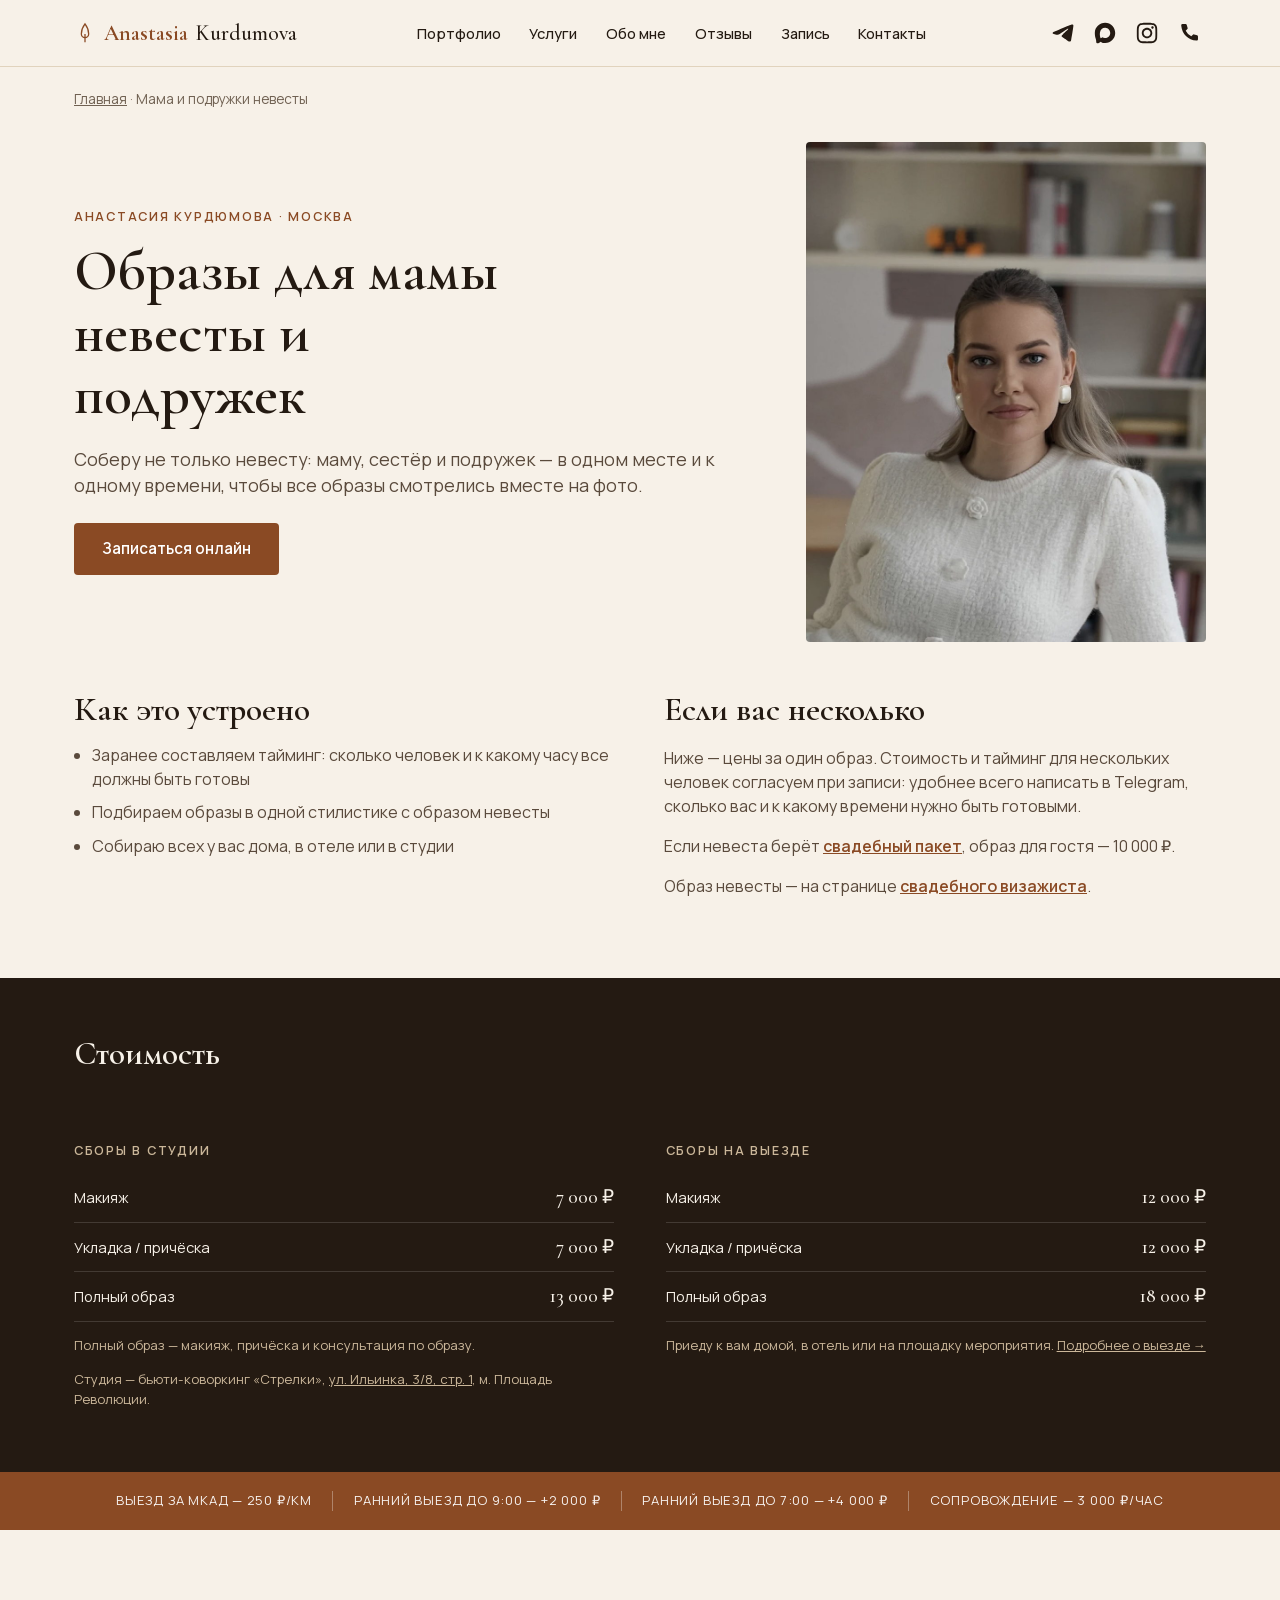
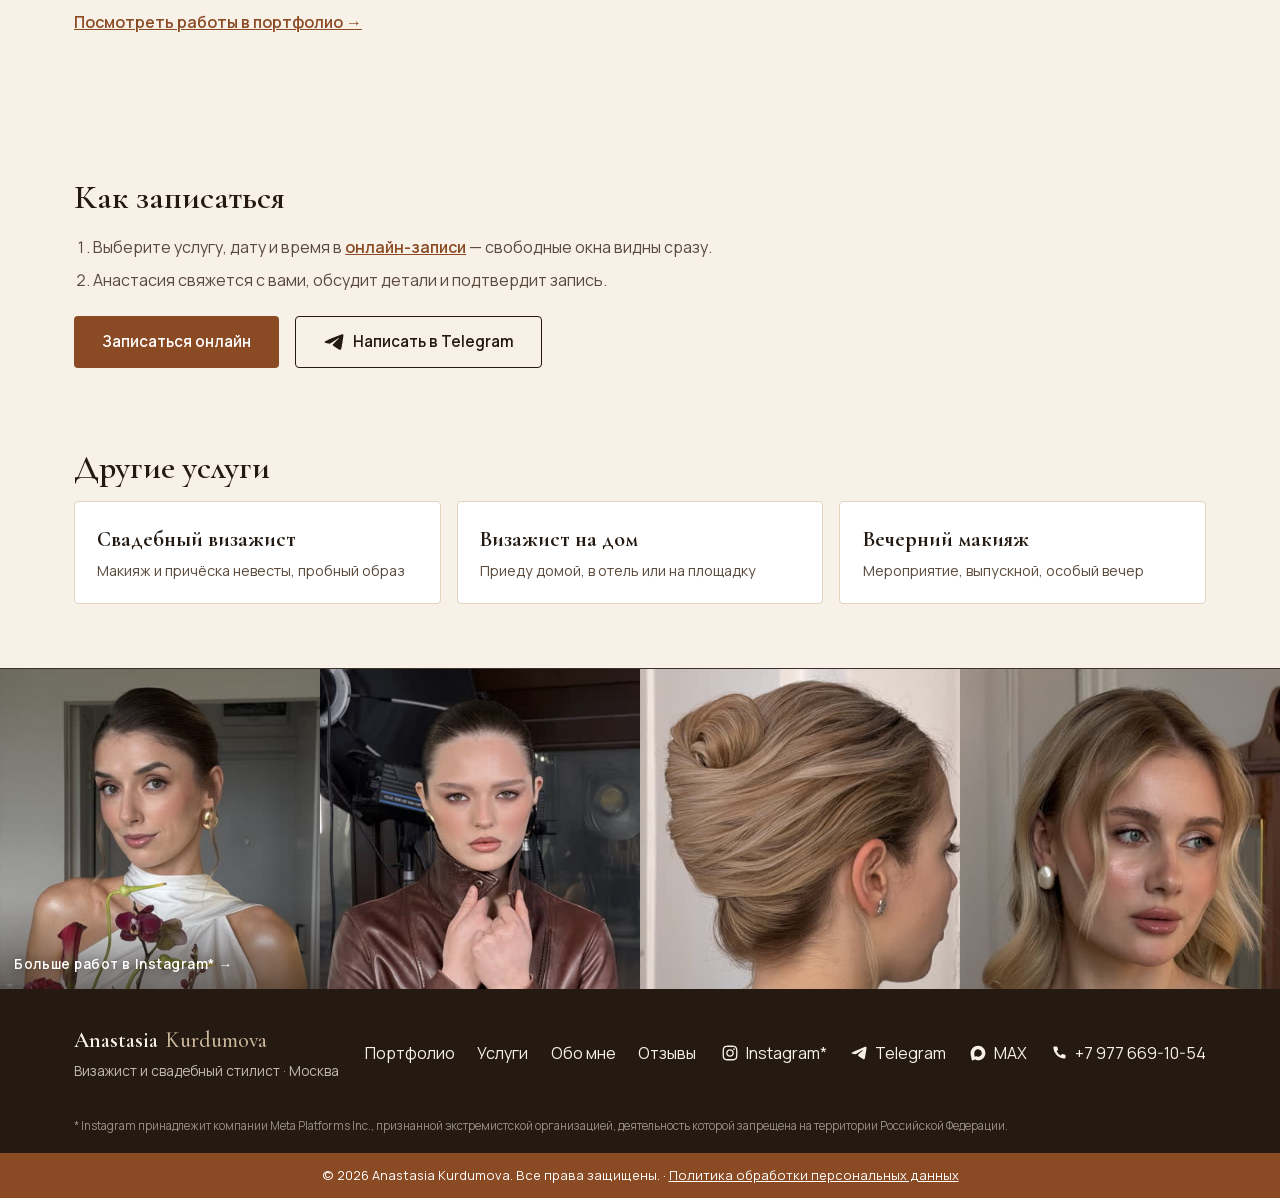
<file: bridal-party/index.html>
<!DOCTYPE html>
<html lang="ru">
<head>
<meta charset="UTF-8">
<meta name="viewport" content="width=device-width, initial-scale=1.0">
<title>Макияж и причёска для мамы невесты и подружек — Анастасия Курдюмова</title>
<meta name="description" content="Сборы мамы невесты, сестёр и подружек в день свадьбы в Москве: макияж и причёски для всей компании к одному времени. В студии или с выездом.">
<link rel="stylesheet" href="../fonts/fonts.css">
<link rel="stylesheet" href="../css/style.css">
<link rel="canonical" href="https://limegrip.github.io/Makeup-portfolio-site/bridal-party/">
<link rel="icon" href="../favicon.svg" type="image/svg+xml">
<meta property="og:type" content="website">
<meta property="og:locale" content="ru_RU">
<meta property="og:site_name" content="Анастасия Курдюмова">
<meta property="og:url" content="https://limegrip.github.io/Makeup-portfolio-site/bridal-party/">
<meta property="og:title" content="Макияж и причёска для мамы невесты и подружек — Анастасия Курдюмова">
<meta property="og:description" content="Сборы мамы невесты, сестёр и подружек в день свадьбы в Москве: макияж и причёски для всей компании к одному времени. В студии или с выездом.">
<meta property="og:image" content="https://limegrip.github.io/Makeup-portfolio-site/images/portfolio/og-cover.jpg">
<meta name="twitter:card" content="summary_large_image">
<script type="application/ld+json">
[
  {
    "@type": "Service",
    "name": "Макияж и причёска для мамы невесты и подружек",
    "serviceType": "Свадебный визажист",
    "provider": {
      "@type": "Person",
      "name": "Анастасия Курдюмова",
      "telephone": "+7 977 669-10-54",
      "url": "https://limegrip.github.io/Makeup-portfolio-site/"
    },
    "areaServed": "Москва и Московская область",
    "offers": [
      {
        "@type": "Offer",
        "name": "Образ для гостя к свадебному пакету невесты",
        "price": "10000",
        "priceCurrency": "RUB"
      },
      {
        "@type": "Offer",
        "name": "Макияж в студии",
        "price": "7000",
        "priceCurrency": "RUB"
      },
      {
        "@type": "Offer",
        "name": "Причёска или укладка в студии",
        "price": "7000",
        "priceCurrency": "RUB"
      },
      {
        "@type": "Offer",
        "name": "Полный образ в студии",
        "price": "13000",
        "priceCurrency": "RUB"
      },
      {
        "@type": "Offer",
        "name": "Макияж с выездом",
        "price": "12000",
        "priceCurrency": "RUB"
      },
      {
        "@type": "Offer",
        "name": "Причёска или укладка с выездом",
        "price": "12000",
        "priceCurrency": "RUB"
      },
      {
        "@type": "Offer",
        "name": "Полный образ с выездом",
        "price": "18000",
        "priceCurrency": "RUB"
      }
    ],
    "@context": "https://schema.org",
    "url": "https://limegrip.github.io/Makeup-portfolio-site/bridal-party/"
  },
  {
    "@context": "https://schema.org",
    "@type": "BreadcrumbList",
    "itemListElement": [
      {
        "@type": "ListItem",
        "position": 1,
        "name": "Главная",
        "item": "https://limegrip.github.io/Makeup-portfolio-site/"
      },
      {
        "@type": "ListItem",
        "position": 2,
        "name": "Мама и подружки невесты",
        "item": "https://limegrip.github.io/Makeup-portfolio-site/bridal-party/"
      }
    ]
  }
]
</script>
</head>
<body>
<!-- Страница собрана из шапки, подвала и цен главной (index.html):
     правите их там — поправьте и здесь. -->

<svg aria-hidden="true" style="position:absolute; width:0; height:0; overflow:hidden;">
  <!-- Иконки одного веса: монохромные силуэты на currentColor, без фирменных плашек -->
  <symbol id="icon-telegram" viewBox="41.5 57.1 138.2 138.2">
    <path fill="currentColor" d="M54.3,118.8c35-15.2,58.3-25.3,70-30.2c33.3-13.9,40.3-16.3,44.8-16.4c1,0,3.2,0.2,4.7,1.4c1.2,1,1.5,2.3,1.7,3.3s0.4,3.1,0.2,4.7c-1.8,19-9.6,65.1-13.6,86.3c-1.7,9-5,12-8.2,12.3c-7,0.6-12.3-4.6-19-9c-10.6-6.9-16.5-11.2-26.8-18c-11.9-7.8-4.2-12.1,2.6-19.1c1.8-1.8,32.5-29.8,33.1-32.3c0.1-0.3,0.1-1.5-0.6-2.1c-0.7-0.6-1.7-0.4-2.5-0.2c-1.1,0.2-17.9,11.4-50.6,33.5c-4.8,3.3-9.1,4.9-13,4.8c-4.3-0.1-12.5-2.4-18.7-4.4c-7.5-2.4-13.5-3.7-13-7.9C45.7,123.3,48.7,121.1,54.3,118.8z"/>
  </symbol>
  <symbol id="icon-max" viewBox="87 89 825 821">
    <path fill="currentColor" fill-rule="evenodd" clip-rule="evenodd" d="M508.211 878.328c-75.007 0-109.864-10.95-170.453-54.75-38.325 49.275-159.686 87.783-164.979 21.9 0-49.456-10.95-91.248-23.36-136.873-14.782-56.21-31.572-118.807-31.572-209.508 0-216.626 177.754-379.597 388.357-379.597 210.785 0 375.947 171.001 375.947 381.604.707 207.346-166.595 376.118-373.94 377.224m3.103-571.585c-102.564-5.292-182.499 65.7-200.201 177.024-14.6 92.162 11.315 204.398 33.397 210.238 10.585 2.555 37.23-18.98 53.837-35.587a189.8 189.8 0 0 0 92.71 33.032c106.273 5.112 197.08-75.794 204.215-181.95 4.154-106.382-77.67-196.486-183.958-202.574Z"/>
  </symbol>
  <symbol id="icon-instagram" viewBox="26 26 212 212">
    <path fill="currentColor" d="M132.3452 33.973c-26.7167 0-30.0696.1167-40.5629.5939-10.4727.4792-17.6212 2.136-23.8762 4.567-6.4701 2.5107-11.9586 5.8693-17.4265 11.3352-5.472 5.464-8.8332 10.9483-11.354 17.4116-2.4389 6.2524-4.099 13.3976-4.5703 23.8585-.4693 10.4854-.5923 13.8379-.5923 40.5348 0 26.697.1189 30.0371.5943 40.5225.4817 10.465 2.1397 17.6082 4.5703 23.8585 2.5147 6.4654 5.8758 11.9497 11.3458 17.4136 5.466 5.468 10.9544 8.8349 17.4204 11.3456 6.259 2.4309 13.4097 4.0877 23.8803 4.567 10.4933.477 13.8441.5938 40.5588.5938 26.7188 0 30.0615-.1167 40.5547-.5939 10.4728-.4792 17.6295-2.136 23.8885-4.567 6.4681-2.5106 11.9484-5.8775 17.4143-11.3455 5.472-5.4639 8.8332-10.9482 11.354-17.4115 2.4183-6.2524 4.0784-13.3976 4.5703-23.8585.4713-10.4854.5943-13.8277.5943-40.5246 0-26.697-.123-30.0473-.5943-40.5328-.4919-10.465-2.152-17.6081-4.5703-23.8584-2.5208-6.4654-5.882-11.9498-11.354-17.4137-5.4721-5.468-10.9442-8.8266-17.4204-11.3353-6.2714-2.4309-13.424-4.0877-23.8967-4.5669-10.4933-.4772-13.8339-.5939-40.5588-.5939zm-8.825 17.7147c2.6193-.0041 5.5418 0 8.825 0 26.2659 0 29.379.0942 39.7513.5652 9.5915.4383 14.7971 2.0397 18.2648 3.3852 4.5908 1.7817 7.8638 3.9116 11.3048 7.3521 3.4431 3.4406 5.5745 6.7173 7.3617 11.3046 1.3465 3.461 2.9512 8.6628 3.3877 18.2472.4714 10.3625.5739 13.4754.5739 39.7095 0 26.234-.1025 29.347-.5739 39.7095-.4386 9.5843-2.0412 14.7861-3.3877 18.2471-1.783 4.5874-3.9186 7.8539-7.3617 11.2923-3.443 3.4406-6.712 5.5704-11.3048 7.3521-3.4636 1.3517-8.6733 2.949-18.2648 3.3873-10.3702.471-13.4854.5734-39.7513.5734-26.2679 0-29.381-.1024-39.7513-.5734-9.5914-.4423-14.797-2.0438-18.2668-3.3893-4.5908-1.7817-7.87-3.9116-11.313-7.3521-3.4431-3.4405-5.5745-6.709-7.3617-11.2985-1.3465-3.461-2.9512-8.6628-3.3877-18.2471-.4714-10.3626-.5657-13.4754-.5657-39.7259 0-26.2504.0943-29.347.5657-39.7095.4386-9.5844 2.0412-14.7861 3.3877-18.2512 1.783-4.5874 3.9186-7.8641 7.3617-11.3046 3.443-3.4406 6.7222-5.5704 11.313-7.3562 3.4677-1.3517 8.6754-2.949 18.2668-3.3894 9.075-.4096 12.5919-.5324 30.9264-.553zm61.3363 16.322c-6.5173 0-11.805 5.2776-11.805 11.792 0 6.5125 5.2877 11.7962 11.805 11.7962 6.5172 0 11.8049-5.2837 11.8049-11.7962 0-6.5124-5.2877-11.796-11.805-11.796zm-52.5113 13.7826c-27.8993 0-50.5191 22.6031-50.5191 50.4817 0 27.8786 22.6198 50.4714 50.5191 50.4714s50.511-22.5928 50.511-50.4714c0-27.8786-22.6137-50.4817-50.513-50.4817zm0 17.7147c18.109 0 32.7914 14.6694 32.7914 32.767 0 18.0956-14.6824 32.767-32.7914 32.767-18.111 0-32.7913-14.6714-32.7913-32.767 0-18.0976 14.6803-32.767 32.7913-32.767z"/>
  </symbol>
  <symbol id="icon-phone" viewBox="0 0 24 24">
    <path fill="currentColor" d="M8.3 2.2a1.3 1.3 0 0 1 1.26.95l.94 3.32a1.3 1.3 0 0 1-.34 1.3L8.4 9.5a13.9 13.9 0 0 0 6.1 6.1l1.73-1.76a1.3 1.3 0 0 1 1.3-.34l3.32.94a1.3 1.3 0 0 1 .95 1.26v3.08c0 .87-.72 1.58-1.59 1.52C10.85 19.62 4.38 13.15 3.5 3.79A1.52 1.52 0 0 1 5.02 2.2z"/>
  </symbol>
</svg>

<header class="site-header" id="top">
  <div class="container header-inner">
    <a href="../" class="logo">
      <svg class="logo-mark" width="22" height="22" viewBox="0 0 24 24" fill="none" aria-hidden="true">
        <path d="M12 2C9 6 8 10 8 13a4 4 0 0 0 8 0c0-3-1-7-4-11Z" stroke="currentColor" stroke-width="1.4"/>
        <path d="M12 22V13" stroke="currentColor" stroke-width="1.4"/>
      </svg>
      Anastasia <span>Kurdumova</span>
    </a>

    <nav class="nav" id="nav">
      <a href="../#portfolio">Портфолио</a>
      <a href="../#services">Услуги</a>
      <a href="../#about">Обо мне</a>
      <a href="../#reviews">Отзывы</a>
      <a href="../#booking">Запись</a>
      <a href="../#contact">Контакты</a>
    </nav>

    <div class="header-actions">
      <a href="https://t.me/NastyaKurdyumova" target="_blank" rel="noopener" aria-label="Telegram">
        <svg class="header-social-icon" aria-hidden="true"><use href="#icon-telegram"></use></svg>
      </a>
      <a href="https://max.ru/u/f9LHodD0cOLhBi33fNEzJmTGlc65yzBXT4VLQVfNH84oaL1QS9gwJpnKSuc" target="_blank" rel="noopener" aria-label="MAX">
        <svg class="header-social-icon" aria-hidden="true"><use href="#icon-max"></use></svg>
      </a>
      <a href="https://www.instagram.com/anastasia.kurdumova/" target="_blank" rel="noopener" aria-label="Instagram">
        <svg class="header-social-icon" aria-hidden="true"><use href="#icon-instagram"></use></svg>
      </a>
      <a href="tel:+79776691054" aria-label="Позвонить">
        <svg class="header-social-icon" aria-hidden="true"><use href="#icon-phone"></use></svg>
      </a>
    </div>

    <button class="burger" id="burger" aria-label="Меню" aria-expanded="false">
      <span></span><span></span><span></span>
    </button>
  </div>
</header>

<main class="lp">
  <nav class="container lp-crumbs" aria-label="Навигация"><a href="../">Главная</a> · <span>Мама и подружки невесты</span></nav>
  <section class="lp-hero container">
    <div>
      <p class="eyebrow">Анастасия Курдюмова · Москва</p>
      <h1 class="lp-title">Образы для мамы невесты и подружек</h1>
      <p class="lp-lead">Соберу не только невесту: маму, сестёр и подружек — в одном месте и к одному времени,
        чтобы все образы смотрелись вместе на фото.</p>
      <div class="cta-actions lp-actions">
        <a class="btn btn-primary" href="../#booking">Записаться онлайн</a>
      </div>
    </div>
    <img class="lp-hero-img" width="900" height="1351" fetchpriority="high" decoding="async" src="../images/portfolio/portrait-real.jpg" style="--pos:50% 7%" alt="Анастасия Курдюмова">
  </section>

  <section class="lp-section container lp-two">
    <div>
      <h2 class="section-title">Как это устроено</h2>
      <ul class="lp-list">
        <li>Заранее составляем тайминг: сколько человек и к какому часу все должны быть готовы</li>
        <li>Подбираем образы в одной стилистике с образом невесты</li>
        <li>Собираю всех у вас дома, в отеле или в студии</li>
      </ul>
    </div>
    <div>
      <h2 class="section-title">Если вас несколько</h2>
      <p>Ниже — цены за один образ. Стоимость и тайминг для нескольких человек согласуем при записи:
        удобнее всего написать в Telegram, сколько вас и к какому времени нужно быть готовыми.</p>
      <p>Если невеста берёт <a href="../wedding/#packages">свадебный пакет</a>, образ для гостя — 10 000 ₽.</p>
      <p>Образ невесты — на странице <a href="../wedding/">свадебного визажиста</a>.</p>
    </div>
  </section>

  <section class="services lp-prices">
    <div class="container">
      <h2 class="section-title section-title-light">Стоимость</h2>
    </div>
    <div class="container pricing">
      <div class="price-col">
        <p class="eyebrow eyebrow-light">Сборы в студии</p>
        <dl class="price-list">
          <div><dt>Макияж</dt><dd>7 000 ₽</dd></div>
          <div><dt>Укладка / причёска</dt><dd>7 000 ₽</dd></div>
          <div><dt>Полный образ</dt><dd>13 000 ₽</dd></div>
        </dl>
        <p class="price-note">Полный образ — макияж, причёска и консультация по образу.</p>
        <p class="price-note">Студия — бьюти-коворкинг «Стрелки», <a href="https://yandex.ru/maps/?text=%D0%9C%D0%BE%D1%81%D0%BA%D0%B2%D0%B0%2C%20%D1%83%D0%BB.%20%D0%98%D0%BB%D1%8C%D0%B8%D0%BD%D0%BA%D0%B0%2C%203%2F8%D1%811" target="_blank" rel="noopener">ул. Ильинка, 3/8, стр. 1</a>, м. Площадь Революции.</p>
      </div>
      <div class="price-col">
        <p class="eyebrow eyebrow-light">Сборы на выезде</p>
        <dl class="price-list">
          <div><dt>Макияж</dt><dd>12 000 ₽</dd></div>
          <div><dt>Укладка / причёска</dt><dd>12 000 ₽</dd></div>
          <div><dt>Полный образ</dt><dd>18 000 ₽</dd></div>
        </dl>
        <p class="price-note">Приеду к вам домой, в отель или на площадку мероприятия. <a href="../home-visit/">Подробнее о выезде →</a></p>
      </div>
    </div>
  </section>
  <div class="fact-strip">
    <div class="container fact-strip-inner">
      <span>Выезд за МКАД — 250 ₽/км</span>
      <span>Ранний выезд до 9:00 — +2 000 ₽</span>
      <span>Ранний выезд до 7:00 — +4 000 ₽</span>
      <span>Сопровождение — 3 000 ₽/час</span>
    </div>
  </div>

  <section class="lp-section container">
    <p class="lp-more"><a href="../#portfolio">Посмотреть работы в портфолио →</a></p>
  </section>

  <section class="lp-cta container">
    <h2 class="section-title">Как записаться</h2>
    <ol class="lp-steps">
      <li>Выберите услугу, дату и время в <a href="../#booking">онлайн-записи</a> — свободные окна видны сразу.</li>
      <li>Анастасия свяжется с вами, обсудит детали и подтвердит запись.</li>
    </ol>
    <div class="cta-actions lp-actions">
      <a class="btn btn-primary" href="../#booking">Записаться онлайн</a>
      <a class="btn btn-ghost" href="https://t.me/NastyaKurdyumova" target="_blank" rel="noopener">
        <svg class="btn-icon" aria-hidden="true"><use href="#icon-telegram"></use></svg>
        Написать в Telegram
      </a>
    </div>
  </section>
  <section class="lp-section container">
    <h2 class="section-title">Другие услуги</h2>
    <div class="lp-related">
      <a href="../wedding/"><h3>Свадебный визажист</h3><p>Макияж и причёска невесты, пробный образ</p></a>
      <a href="../home-visit/"><h3>Визажист на дом</h3><p>Приеду домой, в отель или на площадку</p></a>
      <a href="../evening/"><h3>Вечерний макияж</h3><p>Мероприятие, выпускной, особый вечер</p></a>
    </div>
  </section>
</main>

<footer class="site-footer">
  <!-- Полоса работ — одна ссылка на ленту. Подписи каналов на лицах клиенток
       читались странно, а сами каналы есть строкой ниже. -->
  <a class="footer-social-strip" href="https://www.instagram.com/anastasia.kurdumova/" target="_blank" rel="noopener">
    <span class="footer-strip-label">Больше работ в Instagram* →</span>
    <img width="760" height="1351" loading="lazy" decoding="async" srcset="../images/portfolio/sm/wedding-real.jpg 400w, ../images/portfolio/wedding-real.jpg 760w" sizes="(max-width: 560px) 50vw, 25vw" src="../images/portfolio/wedding-real.jpg" style="--pos:50% 15%" alt="">
    <img width="760" height="1013" loading="lazy" decoding="async" srcset="../images/portfolio/sm/evening-real.jpg 400w, ../images/portfolio/evening-real.jpg 760w" sizes="(max-width: 560px) 50vw, 25vw" src="../images/portfolio/evening-real.jpg" style="--pos:50% 20%" alt="">
    <img width="760" height="1351" loading="lazy" decoding="async" srcset="../images/portfolio/sm/hair-real.jpg 400w, ../images/portfolio/hair-real.jpg 760w" sizes="(max-width: 560px) 50vw, 25vw" src="../images/portfolio/hair-real.jpg" style="--pos:50% 36%" alt="">
    <img width="760" height="1351" loading="lazy" decoding="async" srcset="../images/portfolio/sm/day-real.jpg 400w, ../images/portfolio/day-real.jpg 760w" sizes="(max-width: 560px) 50vw, 25vw" src="../images/portfolio/day-real.jpg" style="--pos:50% 17%" alt="">
  </a>

  <div class="container footer-inner">
    <div class="footer-brand">
      <span class="logo">Anastasia <span>Kurdumova</span></span>
      <p>Визажист и свадебный стилист · Москва</p>
    </div>
    <nav class="footer-nav">
      <a href="../#portfolio">Портфолио</a>
      <a href="../#services">Услуги</a>
      <a href="../#about">Обо мне</a>
      <a href="../#reviews">Отзывы</a>
    </nav>
    <div class="footer-links">
      <a href="https://www.instagram.com/anastasia.kurdumova/" target="_blank" rel="noopener">
        <svg class="footer-icon" aria-hidden="true"><use href="#icon-instagram"></use></svg>
        Instagram*
      </a>
      <a href="https://t.me/NastyaKurdyumova" target="_blank" rel="noopener">
        <svg class="footer-icon" aria-hidden="true"><use href="#icon-telegram"></use></svg>
        Telegram
      </a>
      <a href="https://max.ru/u/f9LHodD0cOLhBi33fNEzJmTGlc65yzBXT4VLQVfNH84oaL1QS9gwJpnKSuc" target="_blank" rel="noopener">
        <svg class="footer-icon" aria-hidden="true"><use href="#icon-max"></use></svg>
        MAX
      </a>
      <a href="tel:+79776691054">
        <svg class="footer-icon" aria-hidden="true"><use href="#icon-phone"></use></svg>
        +7 977 669-10-54
      </a>
    </div>
  </div>
  <p class="footer-disclaimer">* Instagram принадлежит компании Meta Platforms Inc., признанной экстремистской организацией, деятельность которой запрещена на территории Российской Федерации.</p>
  <div class="footer-bar">© 2026 Anastasia Kurdumova. Все права защищены. · <a href="../privacy.html">Политика обработки персональных данных</a></div>
</footer>

<script src="../js/main.js"></script>
</body>
</html>
</file>
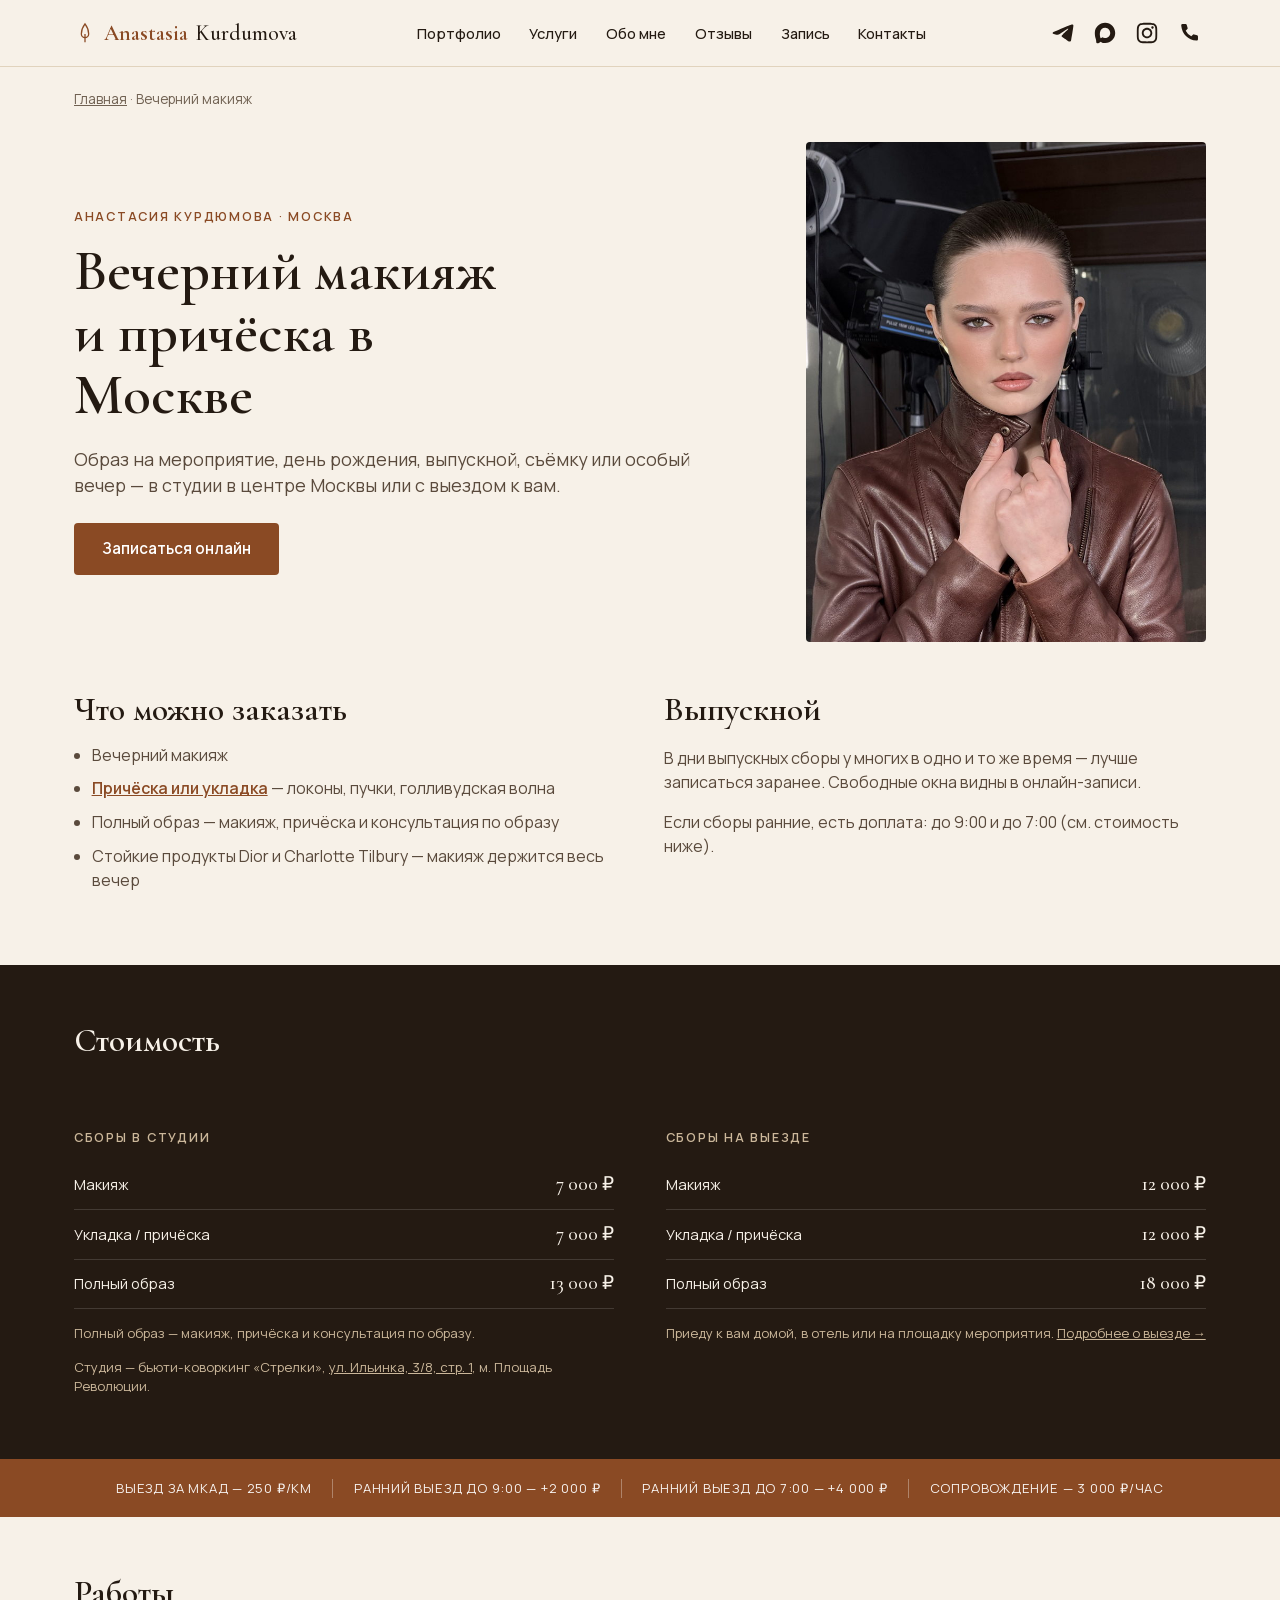
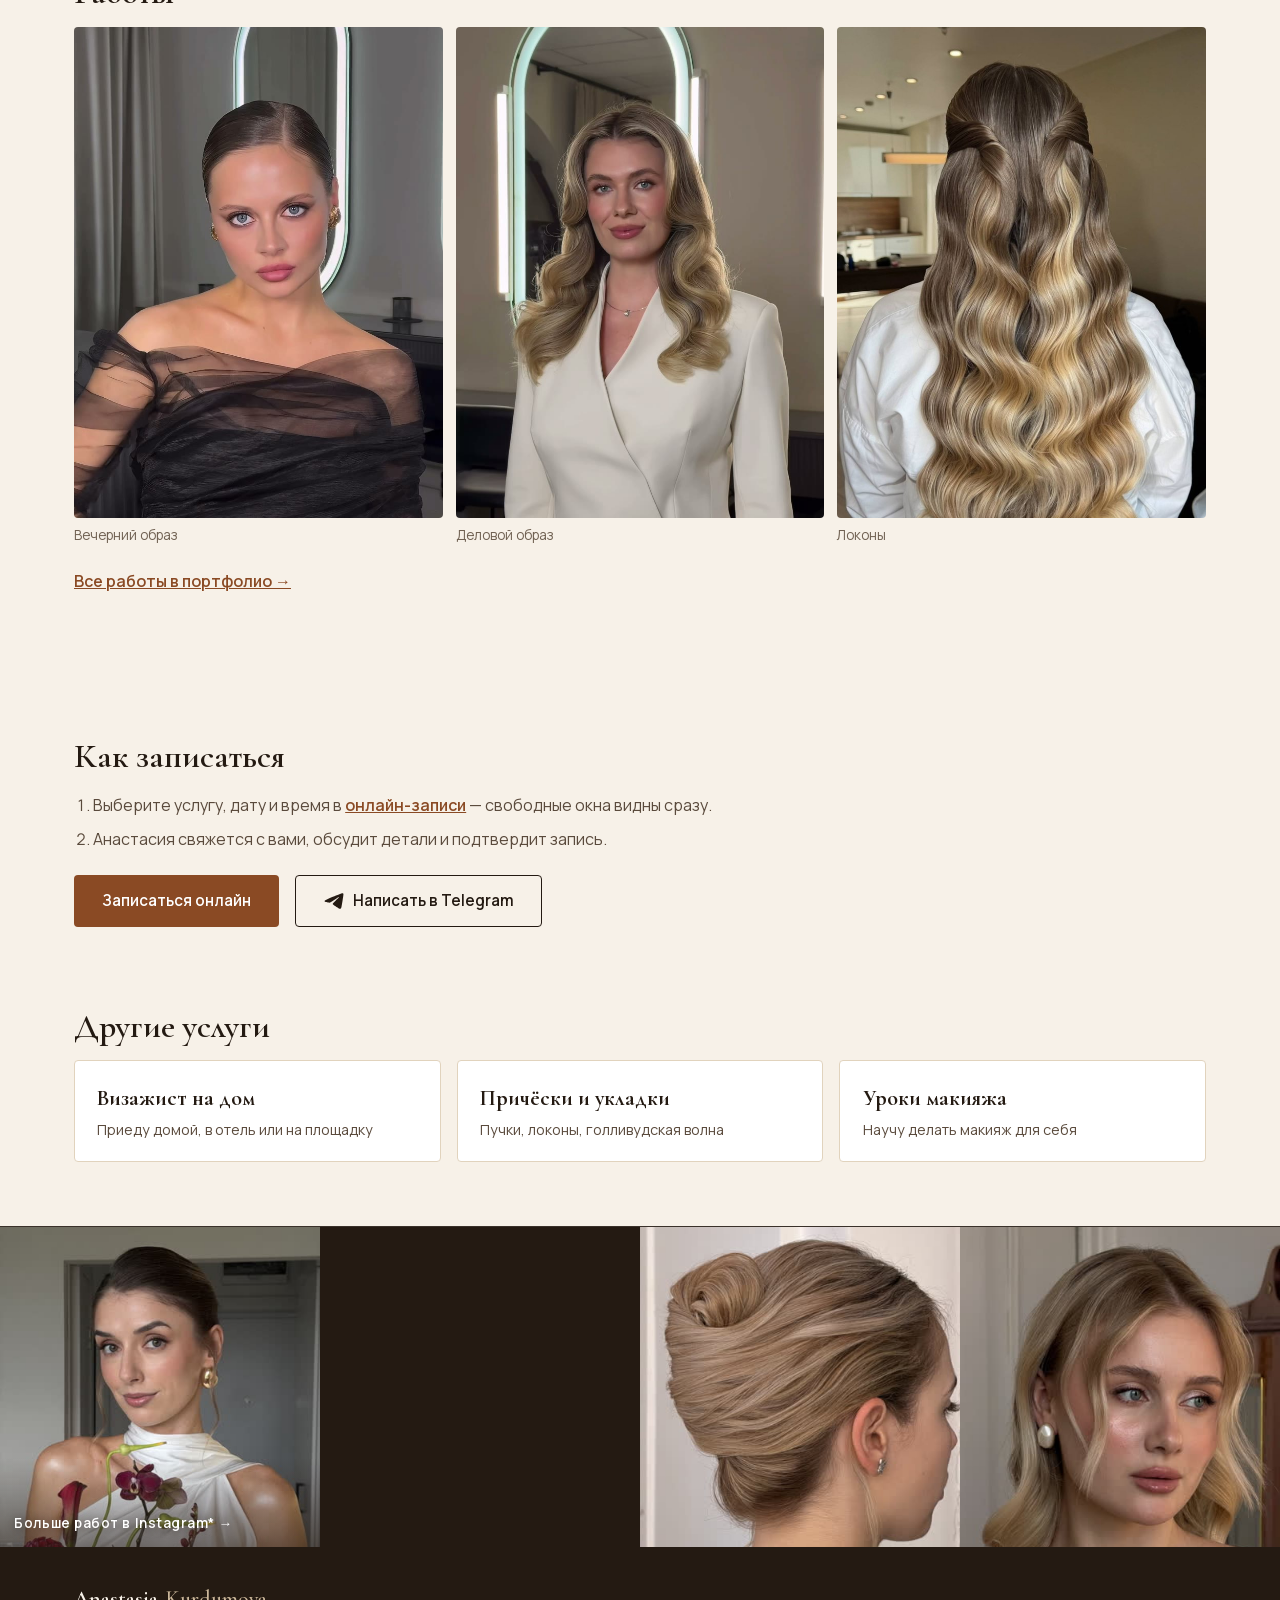
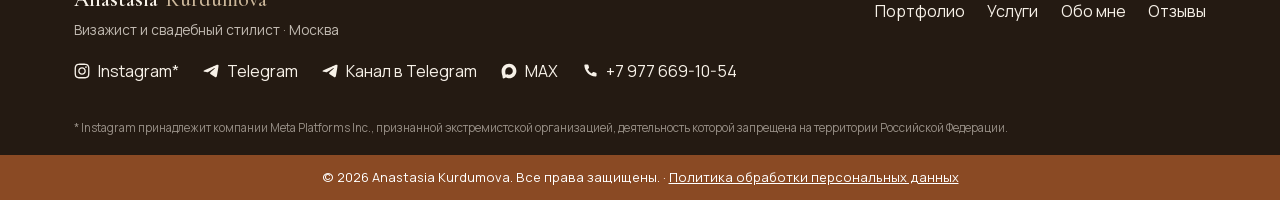
<file: evening/index.html>
<!DOCTYPE html>
<html lang="ru">
<head>
<meta charset="UTF-8">
<meta name="viewport" content="width=device-width, initial-scale=1.0">
<title>Вечерний макияж и причёска в Москве — Анастасия Курдюмова</title>
<meta name="description" content="Вечерний макияж и причёска в Москве: мероприятие, день рождения, выпускной, особый вечер. В студии у м. Площадь Революции или с выездом. Макияж — от 7 000 ₽.">
<link rel="stylesheet" href="../fonts/fonts.css">
<link rel="stylesheet" href="../css/style.css">
<link rel="canonical" href="https://limegrip.github.io/Makeup-portfolio-site/evening/">
<link rel="icon" href="../favicon.svg" type="image/svg+xml">
<meta property="og:type" content="website">
<meta property="og:locale" content="ru_RU">
<meta property="og:site_name" content="Анастасия Курдюмова">
<meta property="og:url" content="https://limegrip.github.io/Makeup-portfolio-site/evening/">
<meta property="og:title" content="Вечерний макияж и причёска в Москве — Анастасия Курдюмова">
<meta property="og:description" content="Вечерний макияж и причёска в Москве: мероприятие, день рождения, выпускной, особый вечер. В студии у м. Площадь Революции или с выездом. Макияж — от 7 000 ₽.">
<meta property="og:image" content="https://limegrip.github.io/Makeup-portfolio-site/images/portfolio/og-cover.jpg">
<meta name="twitter:card" content="summary_large_image">
<script type="application/ld+json">
[
  {
    "@type": "Service",
    "name": "Вечерний макияж и причёска",
    "serviceType": "Вечерний макияж",
    "provider": {
      "@type": "Person",
      "name": "Анастасия Курдюмова",
      "telephone": "+7 977 669-10-54",
      "url": "https://limegrip.github.io/Makeup-portfolio-site/"
    },
    "areaServed": "Москва и Московская область",
    "offers": [
      {
        "@type": "Offer",
        "name": "Макияж в студии",
        "price": "7000",
        "priceCurrency": "RUB"
      },
      {
        "@type": "Offer",
        "name": "Причёска или укладка в студии",
        "price": "7000",
        "priceCurrency": "RUB"
      },
      {
        "@type": "Offer",
        "name": "Полный образ в студии",
        "price": "13000",
        "priceCurrency": "RUB"
      },
      {
        "@type": "Offer",
        "name": "Макияж с выездом",
        "price": "12000",
        "priceCurrency": "RUB"
      },
      {
        "@type": "Offer",
        "name": "Причёска или укладка с выездом",
        "price": "12000",
        "priceCurrency": "RUB"
      },
      {
        "@type": "Offer",
        "name": "Полный образ с выездом",
        "price": "18000",
        "priceCurrency": "RUB"
      }
    ],
    "@context": "https://schema.org",
    "url": "https://limegrip.github.io/Makeup-portfolio-site/evening/"
  },
  {
    "@context": "https://schema.org",
    "@type": "BreadcrumbList",
    "itemListElement": [
      {
        "@type": "ListItem",
        "position": 1,
        "name": "Главная",
        "item": "https://limegrip.github.io/Makeup-portfolio-site/"
      },
      {
        "@type": "ListItem",
        "position": 2,
        "name": "Вечерний макияж",
        "item": "https://limegrip.github.io/Makeup-portfolio-site/evening/"
      }
    ]
  }
]
</script>
</head>
<body>
<!-- Страница собрана из шапки, подвала и цен главной (index.html):
     правите их там — поправьте и здесь. -->

<svg aria-hidden="true" style="position:absolute; width:0; height:0; overflow:hidden;">
  <!-- Иконки одного веса: монохромные силуэты на currentColor, без фирменных плашек -->
  <symbol id="icon-telegram" viewBox="41.5 57.1 138.2 138.2">
    <path fill="currentColor" d="M54.3,118.8c35-15.2,58.3-25.3,70-30.2c33.3-13.9,40.3-16.3,44.8-16.4c1,0,3.2,0.2,4.7,1.4c1.2,1,1.5,2.3,1.7,3.3s0.4,3.1,0.2,4.7c-1.8,19-9.6,65.1-13.6,86.3c-1.7,9-5,12-8.2,12.3c-7,0.6-12.3-4.6-19-9c-10.6-6.9-16.5-11.2-26.8-18c-11.9-7.8-4.2-12.1,2.6-19.1c1.8-1.8,32.5-29.8,33.1-32.3c0.1-0.3,0.1-1.5-0.6-2.1c-0.7-0.6-1.7-0.4-2.5-0.2c-1.1,0.2-17.9,11.4-50.6,33.5c-4.8,3.3-9.1,4.9-13,4.8c-4.3-0.1-12.5-2.4-18.7-4.4c-7.5-2.4-13.5-3.7-13-7.9C45.7,123.3,48.7,121.1,54.3,118.8z"/>
  </symbol>
  <symbol id="icon-max" viewBox="87 89 825 821">
    <path fill="currentColor" fill-rule="evenodd" clip-rule="evenodd" d="M508.211 878.328c-75.007 0-109.864-10.95-170.453-54.75-38.325 49.275-159.686 87.783-164.979 21.9 0-49.456-10.95-91.248-23.36-136.873-14.782-56.21-31.572-118.807-31.572-209.508 0-216.626 177.754-379.597 388.357-379.597 210.785 0 375.947 171.001 375.947 381.604.707 207.346-166.595 376.118-373.94 377.224m3.103-571.585c-102.564-5.292-182.499 65.7-200.201 177.024-14.6 92.162 11.315 204.398 33.397 210.238 10.585 2.555 37.23-18.98 53.837-35.587a189.8 189.8 0 0 0 92.71 33.032c106.273 5.112 197.08-75.794 204.215-181.95 4.154-106.382-77.67-196.486-183.958-202.574Z"/>
  </symbol>
  <symbol id="icon-instagram" viewBox="26 26 212 212">
    <path fill="currentColor" d="M132.3452 33.973c-26.7167 0-30.0696.1167-40.5629.5939-10.4727.4792-17.6212 2.136-23.8762 4.567-6.4701 2.5107-11.9586 5.8693-17.4265 11.3352-5.472 5.464-8.8332 10.9483-11.354 17.4116-2.4389 6.2524-4.099 13.3976-4.5703 23.8585-.4693 10.4854-.5923 13.8379-.5923 40.5348 0 26.697.1189 30.0371.5943 40.5225.4817 10.465 2.1397 17.6082 4.5703 23.8585 2.5147 6.4654 5.8758 11.9497 11.3458 17.4136 5.466 5.468 10.9544 8.8349 17.4204 11.3456 6.259 2.4309 13.4097 4.0877 23.8803 4.567 10.4933.477 13.8441.5938 40.5588.5938 26.7188 0 30.0615-.1167 40.5547-.5939 10.4728-.4792 17.6295-2.136 23.8885-4.567 6.4681-2.5106 11.9484-5.8775 17.4143-11.3455 5.472-5.4639 8.8332-10.9482 11.354-17.4115 2.4183-6.2524 4.0784-13.3976 4.5703-23.8585.4713-10.4854.5943-13.8277.5943-40.5246 0-26.697-.123-30.0473-.5943-40.5328-.4919-10.465-2.152-17.6081-4.5703-23.8584-2.5208-6.4654-5.882-11.9498-11.354-17.4137-5.4721-5.468-10.9442-8.8266-17.4204-11.3353-6.2714-2.4309-13.424-4.0877-23.8967-4.5669-10.4933-.4772-13.8339-.5939-40.5588-.5939zm-8.825 17.7147c2.6193-.0041 5.5418 0 8.825 0 26.2659 0 29.379.0942 39.7513.5652 9.5915.4383 14.7971 2.0397 18.2648 3.3852 4.5908 1.7817 7.8638 3.9116 11.3048 7.3521 3.4431 3.4406 5.5745 6.7173 7.3617 11.3046 1.3465 3.461 2.9512 8.6628 3.3877 18.2472.4714 10.3625.5739 13.4754.5739 39.7095 0 26.234-.1025 29.347-.5739 39.7095-.4386 9.5843-2.0412 14.7861-3.3877 18.2471-1.783 4.5874-3.9186 7.8539-7.3617 11.2923-3.443 3.4406-6.712 5.5704-11.3048 7.3521-3.4636 1.3517-8.6733 2.949-18.2648 3.3873-10.3702.471-13.4854.5734-39.7513.5734-26.2679 0-29.381-.1024-39.7513-.5734-9.5914-.4423-14.797-2.0438-18.2668-3.3893-4.5908-1.7817-7.87-3.9116-11.313-7.3521-3.4431-3.4405-5.5745-6.709-7.3617-11.2985-1.3465-3.461-2.9512-8.6628-3.3877-18.2471-.4714-10.3626-.5657-13.4754-.5657-39.7259 0-26.2504.0943-29.347.5657-39.7095.4386-9.5844 2.0412-14.7861 3.3877-18.2512 1.783-4.5874 3.9186-7.8641 7.3617-11.3046 3.443-3.4406 6.7222-5.5704 11.313-7.3562 3.4677-1.3517 8.6754-2.949 18.2668-3.3894 9.075-.4096 12.5919-.5324 30.9264-.553zm61.3363 16.322c-6.5173 0-11.805 5.2776-11.805 11.792 0 6.5125 5.2877 11.7962 11.805 11.7962 6.5172 0 11.8049-5.2837 11.8049-11.7962 0-6.5124-5.2877-11.796-11.805-11.796zm-52.5113 13.7826c-27.8993 0-50.5191 22.6031-50.5191 50.4817 0 27.8786 22.6198 50.4714 50.5191 50.4714s50.511-22.5928 50.511-50.4714c0-27.8786-22.6137-50.4817-50.513-50.4817zm0 17.7147c18.109 0 32.7914 14.6694 32.7914 32.767 0 18.0956-14.6824 32.767-32.7914 32.767-18.111 0-32.7913-14.6714-32.7913-32.767 0-18.0976 14.6803-32.767 32.7913-32.767z"/>
  </symbol>
  <symbol id="icon-phone" viewBox="0 0 24 24">
    <path fill="currentColor" d="M8.3 2.2a1.3 1.3 0 0 1 1.26.95l.94 3.32a1.3 1.3 0 0 1-.34 1.3L8.4 9.5a13.9 13.9 0 0 0 6.1 6.1l1.73-1.76a1.3 1.3 0 0 1 1.3-.34l3.32.94a1.3 1.3 0 0 1 .95 1.26v3.08c0 .87-.72 1.58-1.59 1.52C10.85 19.62 4.38 13.15 3.5 3.79A1.52 1.52 0 0 1 5.02 2.2z"/>
  </symbol>
</svg>

<header class="site-header" id="top">
  <div class="container header-inner">
    <a href="../" class="logo">
      <svg class="logo-mark" width="22" height="22" viewBox="0 0 24 24" fill="none" aria-hidden="true">
        <path d="M12 2C9 6 8 10 8 13a4 4 0 0 0 8 0c0-3-1-7-4-11Z" stroke="currentColor" stroke-width="1.4"/>
        <path d="M12 22V13" stroke="currentColor" stroke-width="1.4"/>
      </svg>
      Anastasia <span>Kurdumova</span>
    </a>

    <nav class="nav" id="nav">
      <a href="../#portfolio">Портфолио</a>
      <a href="../#services">Услуги</a>
      <a href="../#about">Обо мне</a>
      <a href="../#reviews">Отзывы</a>
      <a href="../#booking">Запись</a>
      <a href="../#contact">Контакты</a>
    </nav>

    <div class="header-actions">
      <a href="https://t.me/NastyaKurdyumova" target="_blank" rel="noopener" aria-label="Telegram">
        <svg class="header-social-icon" aria-hidden="true"><use href="#icon-telegram"></use></svg>
      </a>
      <a href="https://max.ru/u/f9LHodD0cOLhBi33fNEzJmTGlc65yzBXT4VLQVfNH84oaL1QS9gwJpnKSuc" target="_blank" rel="noopener" aria-label="MAX">
        <svg class="header-social-icon" aria-hidden="true"><use href="#icon-max"></use></svg>
      </a>
      <a href="https://www.instagram.com/anastasia.kurdumova/" target="_blank" rel="noopener" aria-label="Instagram">
        <svg class="header-social-icon" aria-hidden="true"><use href="#icon-instagram"></use></svg>
      </a>
      <a href="tel:+79776691054" aria-label="Позвонить">
        <svg class="header-social-icon" aria-hidden="true"><use href="#icon-phone"></use></svg>
      </a>
    </div>

    <button class="burger" id="burger" aria-label="Меню" aria-expanded="false">
      <span></span><span></span><span></span>
    </button>
  </div>
</header>

<main class="lp">
  <nav class="container lp-crumbs" aria-label="Навигация"><a href="../">Главная</a> · <span>Вечерний макияж</span></nav>
  <section class="lp-hero container">
    <div>
      <p class="eyebrow">Анастасия Курдюмова · Москва</p>
      <h1 class="lp-title">Вечерний макияж и причёска в Москве</h1>
      <p class="lp-lead">Образ на мероприятие, день рождения, выпускной, съёмку или особый вечер —
        в студии в центре Москвы или с выездом к вам.</p>
      <div class="cta-actions lp-actions">
        <a class="btn btn-primary" href="../?service=evening#booking">Записаться онлайн</a>
      </div>
    </div>
    <img class="lp-hero-img" width="760" height="1013" fetchpriority="high" decoding="async" src="../images/portfolio/evening-real.jpg" style="--pos:50% 20%" alt="Вечерний образ: выразительный макияж и гладкая причёска">
  </section>

  <section class="lp-section container lp-two">
    <div>
      <h2 class="section-title">Что можно заказать</h2>
      <ul class="lp-list">
        <li>Вечерний макияж</li>
        <li><a href="../hair/">Причёска или укладка</a> — локоны, пучки, голливудская волна</li>
        <li>Полный образ — макияж, причёска и консультация по образу</li>
        <li>Стойкие продукты Dior и Charlotte Tilbury — макияж держится весь вечер</li>
      </ul>
    </div>
    <div>
      <h2 class="section-title">Выпускной</h2>
      <p>В дни выпускных сборы у многих в одно и то же время — лучше записаться заранее.
        Свободные окна видны в онлайн-записи.</p>
      <p>Если сборы ранние, есть доплата: до 9:00 и до 7:00 (см. стоимость ниже).</p>
    </div>
  </section>

  <section class="services lp-prices">
    <div class="container">
      <h2 class="section-title section-title-light">Стоимость</h2>
    </div>
    <div class="container pricing">
      <div class="price-col">
        <p class="eyebrow eyebrow-light">Сборы в студии</p>
        <dl class="price-list">
          <div><dt>Макияж</dt><dd>7 000 ₽</dd></div>
          <div><dt>Укладка / причёска</dt><dd>7 000 ₽</dd></div>
          <div><dt>Полный образ</dt><dd>13 000 ₽</dd></div>
        </dl>
        <p class="price-note">Полный образ — макияж, причёска и консультация по образу.</p>
        <p class="price-note">Студия — бьюти-коворкинг «Стрелки», <a href="https://yandex.ru/maps/?text=%D0%9C%D0%BE%D1%81%D0%BA%D0%B2%D0%B0%2C%20%D1%83%D0%BB.%20%D0%98%D0%BB%D1%8C%D0%B8%D0%BD%D0%BA%D0%B0%2C%203%2F8%D1%811" target="_blank" rel="noopener">ул. Ильинка, 3/8, стр. 1</a>, м. Площадь Революции.</p>
      </div>
      <div class="price-col">
        <p class="eyebrow eyebrow-light">Сборы на выезде</p>
        <dl class="price-list">
          <div><dt>Макияж</dt><dd>12 000 ₽</dd></div>
          <div><dt>Укладка / причёска</dt><dd>12 000 ₽</dd></div>
          <div><dt>Полный образ</dt><dd>18 000 ₽</dd></div>
        </dl>
        <p class="price-note">Приеду к вам домой, в отель или на площадку мероприятия. <a href="../home-visit/">Подробнее о выезде →</a></p>
      </div>
    </div>
  </section>
  <div class="fact-strip">
    <div class="container fact-strip-inner">
      <span>Выезд за МКАД — 250 ₽/км</span>
      <span>Ранний выезд до 9:00 — +2 000 ₽</span>
      <span>Ранний выезд до 7:00 — +4 000 ₽</span>
      <span>Сопровождение — 3 000 ₽/час</span>
    </div>
  </div>

  <section class="lp-section container">
    <h2 class="section-title">Работы</h2>
    <div class="lp-gallery">
      <figure><img width="720" height="1280" loading="lazy" decoding="async" src="../images/portfolio/stories/evening-1.jpg" alt="Вечерний образ: макияж с акцентом на глаза и гладкая причёска"><figcaption>Вечерний образ</figcaption></figure>
      <figure><img width="720" height="1280" loading="lazy" decoding="async" src="../images/portfolio/stories/business.jpg" alt="Деловой образ: естественный макияж и объёмная укладка"><figcaption>Деловой образ</figcaption></figure>
      <figure><img width="720" height="1280" loading="lazy" decoding="async" src="../images/portfolio/stories/photo-5.jpg" alt="Причёска — мягкие локоны с полусобранным верхом"><figcaption>Локоны</figcaption></figure>
    </div>
    <p class="lp-more"><a href="../#portfolio">Все работы в портфолио →</a></p>
  </section>

  <section class="lp-cta container">
    <h2 class="section-title">Как записаться</h2>
    <ol class="lp-steps">
      <li>Выберите услугу, дату и время в <a href="../?service=evening#booking">онлайн-записи</a> — свободные окна видны сразу.</li>
      <li>Анастасия свяжется с вами, обсудит детали и подтвердит запись.</li>
    </ol>
    <div class="cta-actions lp-actions">
      <a class="btn btn-primary" href="../?service=evening#booking">Записаться онлайн</a>
      <a class="btn btn-ghost" href="https://t.me/NastyaKurdyumova" target="_blank" rel="noopener">
        <svg class="btn-icon" aria-hidden="true"><use href="#icon-telegram"></use></svg>
        Написать в Telegram
      </a>
    </div>
  </section>
  <section class="lp-section container">
    <h2 class="section-title">Другие услуги</h2>
    <div class="lp-related">
      <a href="../home-visit/"><h3>Визажист на дом</h3><p>Приеду домой, в отель или на площадку</p></a>
      <a href="../hair/"><h3>Причёски и укладки</h3><p>Пучки, локоны, голливудская волна</p></a>
      <a href="../makeup-for-you/"><h3>Уроки макияжа</h3><p>Научу делать макияж для себя</p></a>
    </div>
  </section>
</main>

<footer class="site-footer">
  <!-- Полоса работ — одна ссылка на ленту. Подписи каналов на лицах клиенток
       читались странно, а сами каналы есть строкой ниже. -->
  <a class="footer-social-strip" href="https://www.instagram.com/anastasia.kurdumova/" target="_blank" rel="noopener">
    <span class="footer-strip-label">Больше работ в Instagram* →</span>
    <img width="760" height="1351" loading="lazy" decoding="async" srcset="../images/portfolio/sm/wedding-real.jpg 400w, ../images/portfolio/wedding-real.jpg 760w" sizes="(max-width: 560px) 50vw, 25vw" src="../images/portfolio/wedding-real.jpg" style="--pos:50% 15%" alt="">
    <img width="760" height="1013" loading="lazy" decoding="async" srcset="../images/portfolio/sm/evening-real.jpg 400w, ../images/portfolio/evening-real.jpg 760w" sizes="(max-width: 560px) 50vw, 25vw" src="../images/portfolio/evening-real.jpg" style="--pos:50% 20%" alt="">
    <img width="760" height="1351" loading="lazy" decoding="async" srcset="../images/portfolio/sm/hair-real.jpg 400w, ../images/portfolio/hair-real.jpg 760w" sizes="(max-width: 560px) 50vw, 25vw" src="../images/portfolio/hair-real.jpg" style="--pos:50% 36%" alt="">
    <img width="760" height="1351" loading="lazy" decoding="async" srcset="../images/portfolio/sm/day-real.jpg 400w, ../images/portfolio/day-real.jpg 760w" sizes="(max-width: 560px) 50vw, 25vw" src="../images/portfolio/day-real.jpg" style="--pos:50% 17%" alt="">
  </a>

  <div class="container footer-inner">
    <div class="footer-brand">
      <span class="logo">Anastasia <span>Kurdumova</span></span>
      <p>Визажист и свадебный стилист · Москва</p>
    </div>
    <nav class="footer-nav">
      <a href="../#portfolio">Портфолио</a>
      <a href="../#services">Услуги</a>
      <a href="../#about">Обо мне</a>
      <a href="../#reviews">Отзывы</a>
    </nav>
    <div class="footer-links">
      <a href="https://www.instagram.com/anastasia.kurdumova/" target="_blank" rel="noopener">
        <svg class="footer-icon" aria-hidden="true"><use href="#icon-instagram"></use></svg>
        Instagram*
      </a>
      <a href="https://t.me/NastyaKurdyumova" target="_blank" rel="noopener">
        <svg class="footer-icon" aria-hidden="true"><use href="#icon-telegram"></use></svg>
        Telegram
      </a>
      <a href="https://t.me/anastasiakurdumova" target="_blank" rel="noopener">
        <svg class="footer-icon" aria-hidden="true"><use href="#icon-telegram"></use></svg>
        Канал в Telegram
      </a>
      <a href="https://max.ru/u/f9LHodD0cOLhBi33fNEzJmTGlc65yzBXT4VLQVfNH84oaL1QS9gwJpnKSuc" target="_blank" rel="noopener">
        <svg class="footer-icon" aria-hidden="true"><use href="#icon-max"></use></svg>
        MAX
      </a>
      <a href="tel:+79776691054">
        <svg class="footer-icon" aria-hidden="true"><use href="#icon-phone"></use></svg>
        +7 977 669-10-54
      </a>
    </div>
  </div>
  <p class="footer-disclaimer">* Instagram принадлежит компании Meta Platforms Inc., признанной экстремистской организацией, деятельность которой запрещена на территории Российской Федерации.</p>
  <div class="footer-bar">© 2026 Anastasia Kurdumova. Все права защищены. · <a href="../privacy.html">Политика обработки персональных данных</a></div>
</footer>

<script src="../js/main.js"></script>
</body>
</html>
</file>
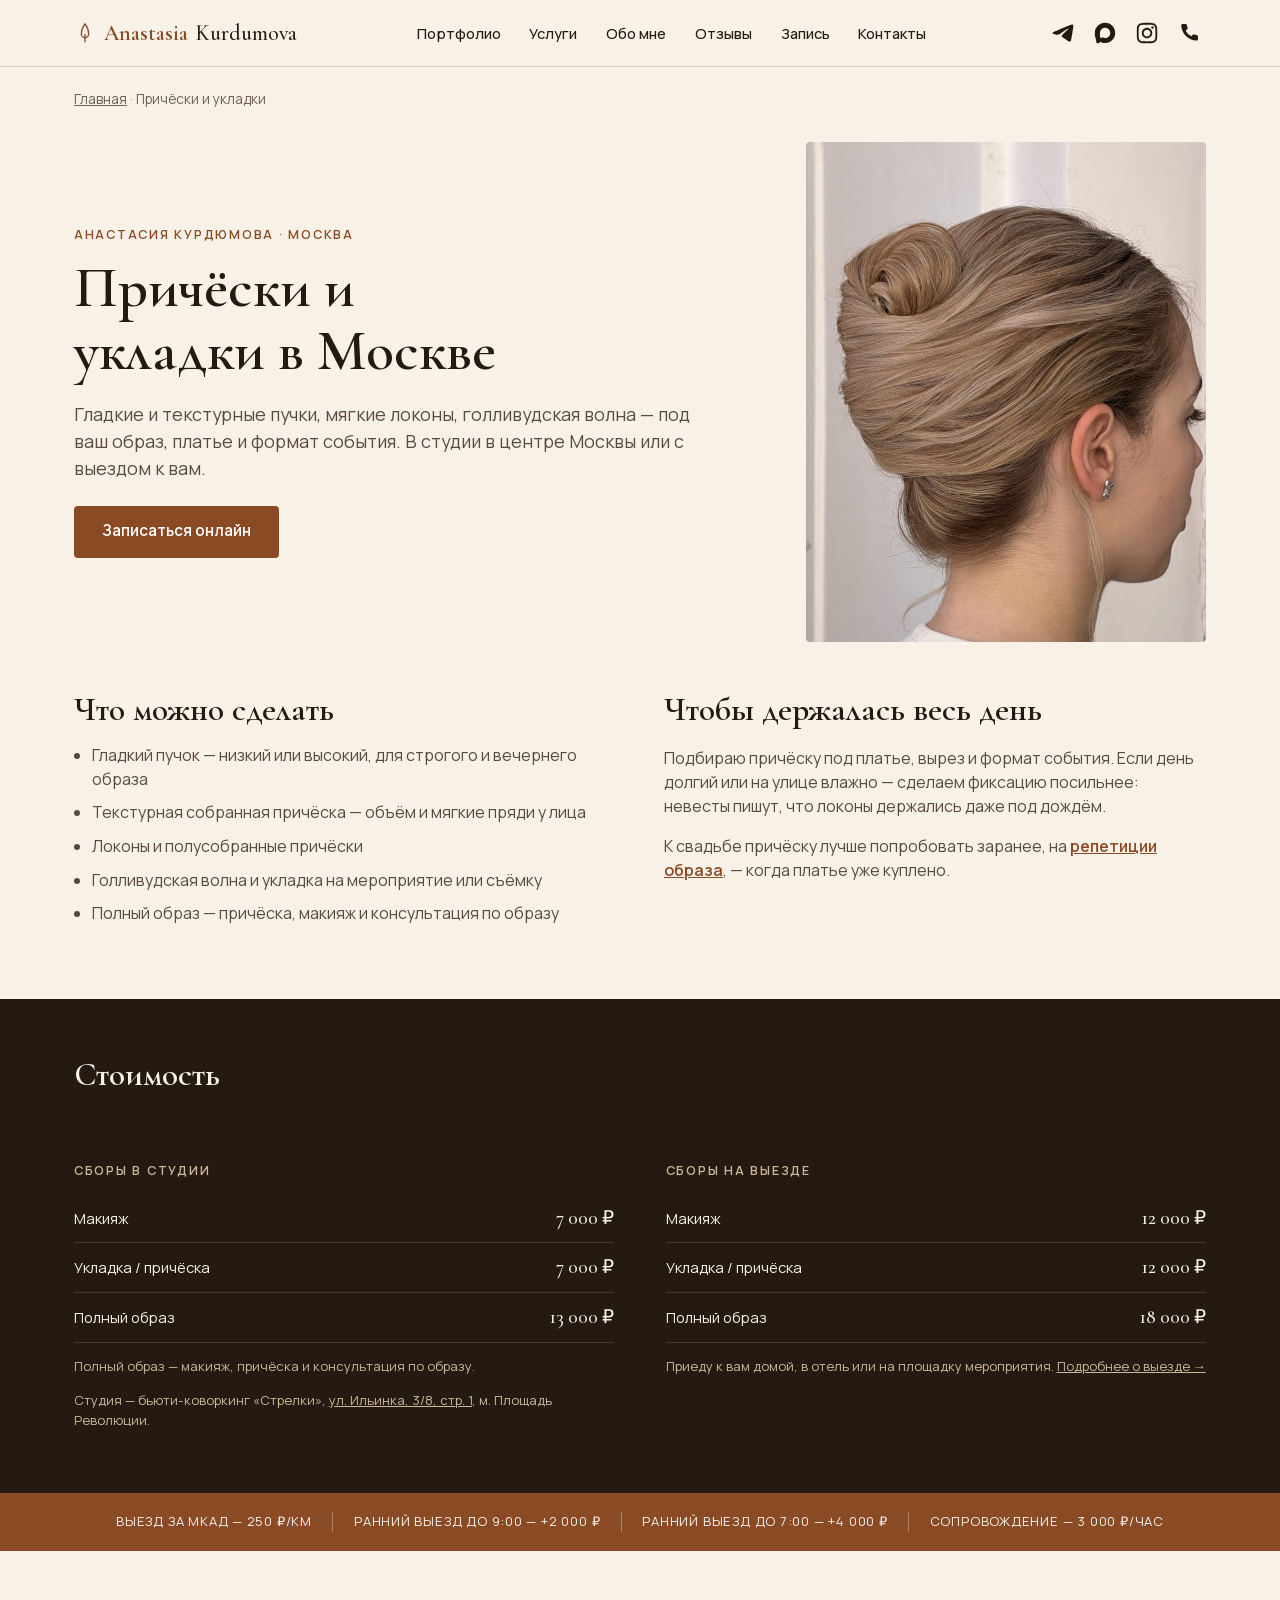
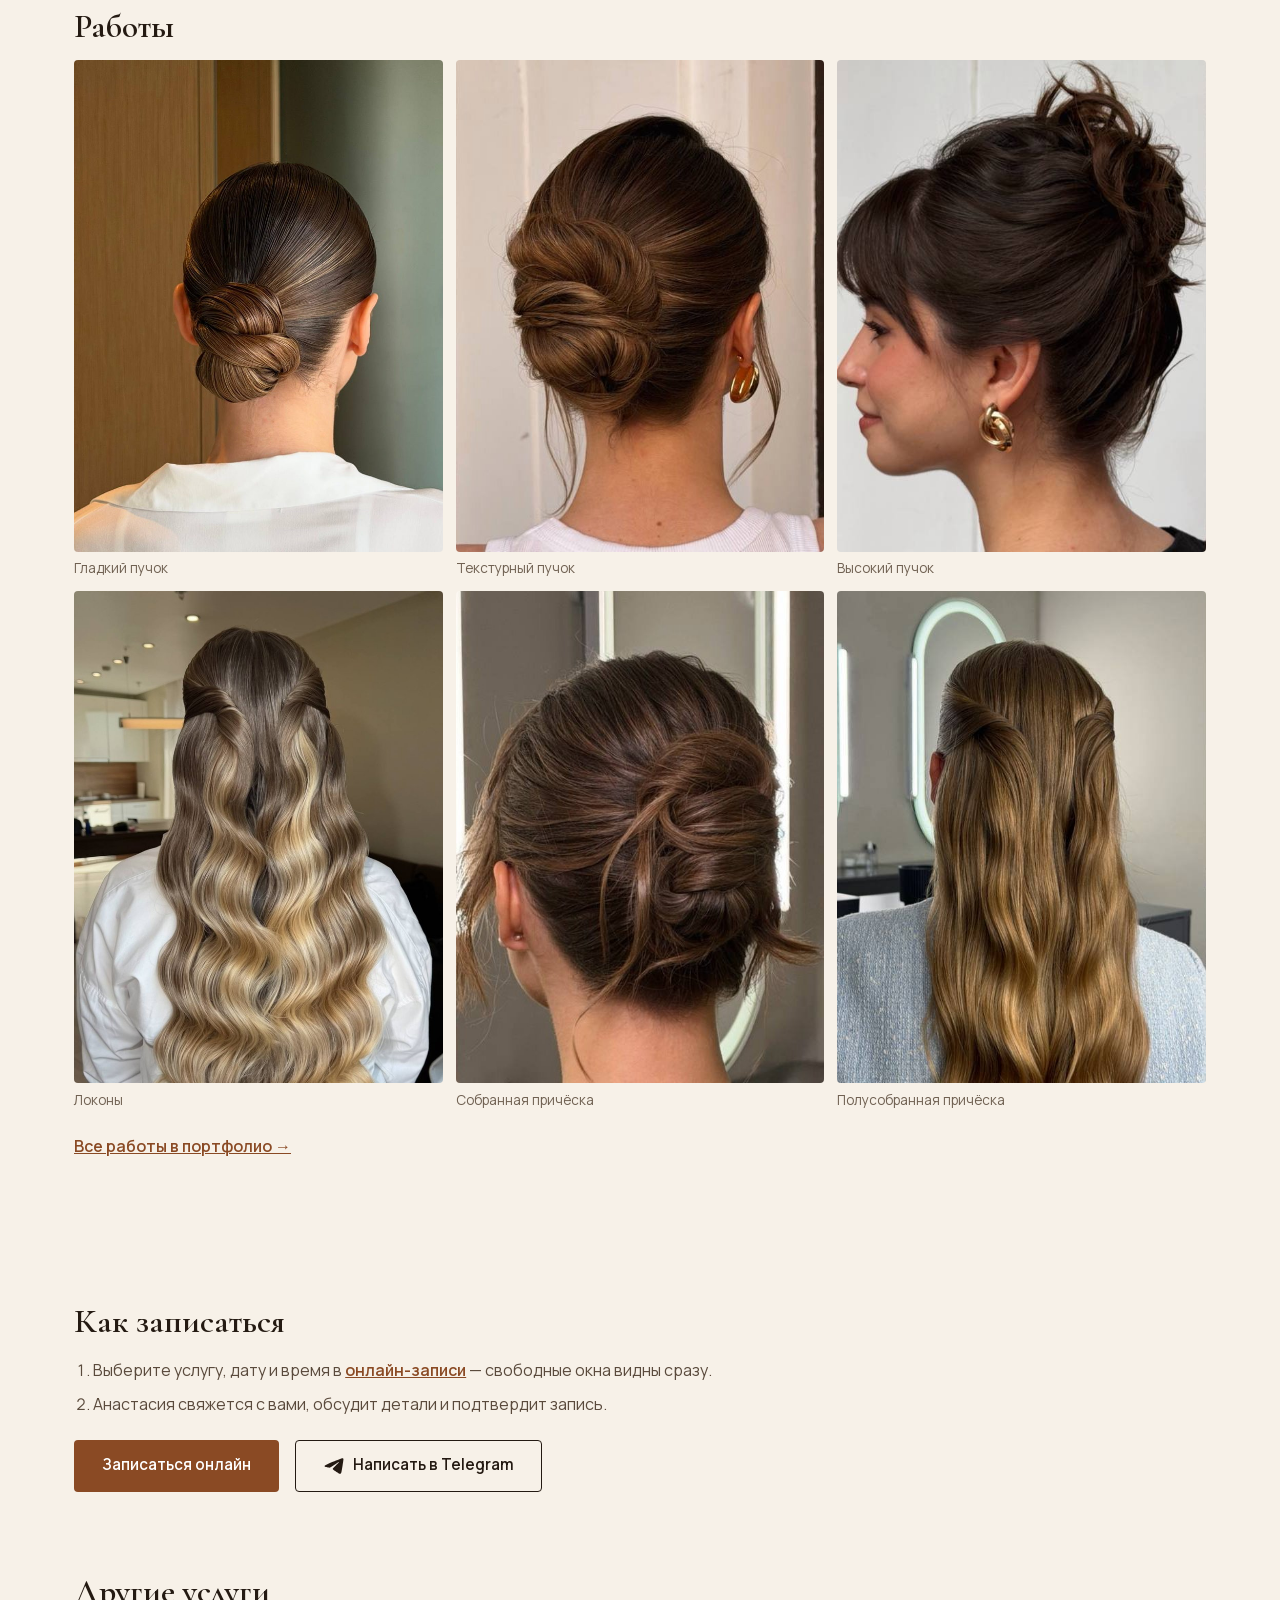
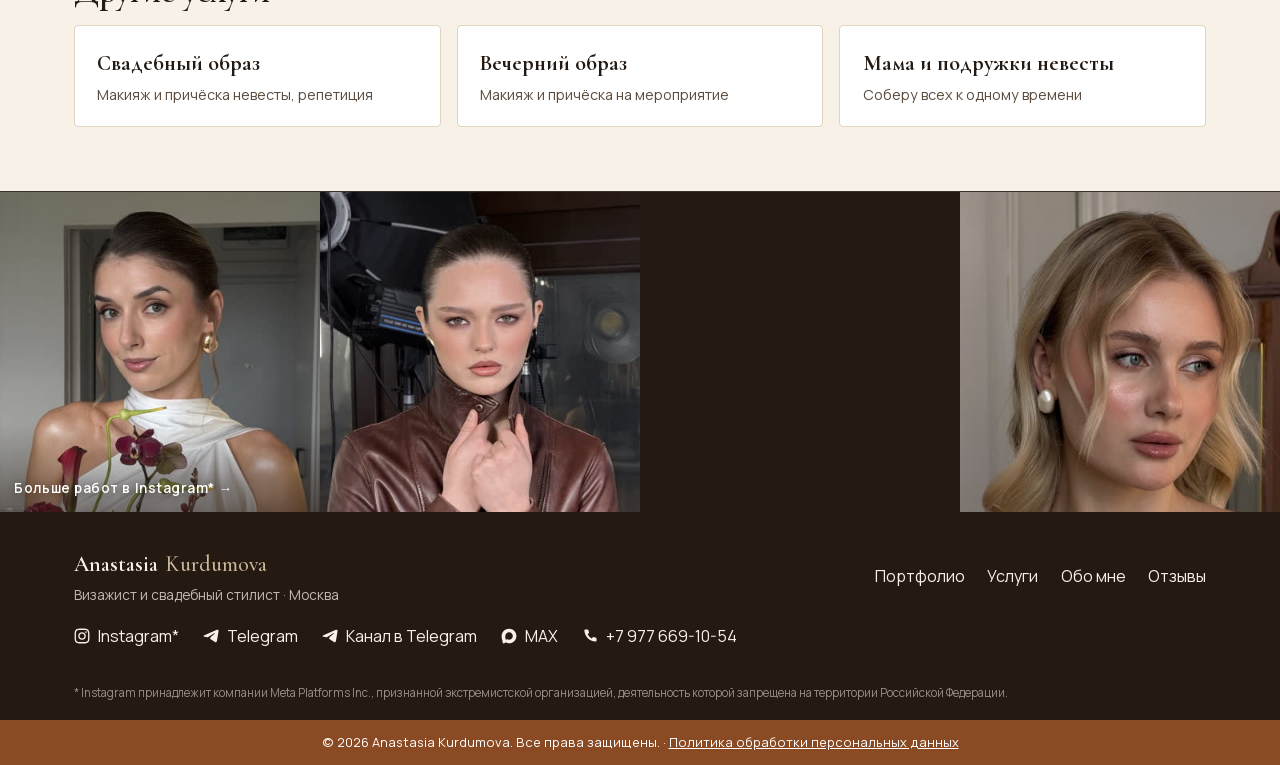
<file: hair/index.html>
<!DOCTYPE html>
<html lang="ru">
<head>
<meta charset="UTF-8">
<meta name="viewport" content="width=device-width, initial-scale=1.0">
<title>Причёски и укладки в Москве — Анастасия Курдюмова</title>
<meta name="description" content="Причёски и укладки в Москве: гладкие и текстурные пучки, локоны, голливудская волна — на свадьбу, мероприятие или съёмку. В студии у м. Площадь Революции или с выездом. От 7 000 ₽.">
<link rel="stylesheet" href="../fonts/fonts.css">
<link rel="stylesheet" href="../css/style.css">
<link rel="canonical" href="https://limegrip.github.io/Makeup-portfolio-site/hair/">
<link rel="icon" href="../favicon.svg" type="image/svg+xml">
<meta property="og:type" content="website">
<meta property="og:locale" content="ru_RU">
<meta property="og:site_name" content="Анастасия Курдюмова">
<meta property="og:url" content="https://limegrip.github.io/Makeup-portfolio-site/hair/">
<meta property="og:title" content="Причёски и укладки в Москве — Анастасия Курдюмова">
<meta property="og:description" content="Причёски и укладки в Москве: гладкие и текстурные пучки, локоны, голливудская волна — на свадьбу, мероприятие или съёмку. В студии у м. Площадь Революции или с выездом. От 7 000 ₽.">
<meta property="og:image" content="https://limegrip.github.io/Makeup-portfolio-site/images/portfolio/og-cover.jpg">
<meta name="twitter:card" content="summary_large_image">
<script type="application/ld+json">
[
  {
    "@type": "Service",
    "name": "Причёски и укладки",
    "serviceType": "Стилист по причёскам",
    "provider": {
      "@type": "Person",
      "name": "Анастасия Курдюмова",
      "telephone": "+7 977 669-10-54",
      "url": "https://limegrip.github.io/Makeup-portfolio-site/"
    },
    "areaServed": "Москва и Московская область",
    "offers": [
      {
        "@type": "Offer",
        "name": "Причёска или укладка в студии",
        "price": "7000",
        "priceCurrency": "RUB"
      },
      {
        "@type": "Offer",
        "name": "Полный образ в студии",
        "price": "13000",
        "priceCurrency": "RUB"
      },
      {
        "@type": "Offer",
        "name": "Причёска или укладка с выездом",
        "price": "12000",
        "priceCurrency": "RUB"
      },
      {
        "@type": "Offer",
        "name": "Полный образ с выездом",
        "price": "18000",
        "priceCurrency": "RUB"
      }
    ],
    "@context": "https://schema.org",
    "url": "https://limegrip.github.io/Makeup-portfolio-site/hair/"
  },
  {
    "@context": "https://schema.org",
    "@type": "BreadcrumbList",
    "itemListElement": [
      {
        "@type": "ListItem",
        "position": 1,
        "name": "Главная",
        "item": "https://limegrip.github.io/Makeup-portfolio-site/"
      },
      {
        "@type": "ListItem",
        "position": 2,
        "name": "Причёски и укладки",
        "item": "https://limegrip.github.io/Makeup-portfolio-site/hair/"
      }
    ]
  }
]
</script>
</head>
<body>
<!-- Страница собрана из шапки, подвала и цен главной (index.html):
     правите их там — поправьте и здесь. -->

<svg aria-hidden="true" style="position:absolute; width:0; height:0; overflow:hidden;">
  <!-- Иконки одного веса: монохромные силуэты на currentColor, без фирменных плашек -->
  <symbol id="icon-telegram" viewBox="41.5 57.1 138.2 138.2">
    <path fill="currentColor" d="M54.3,118.8c35-15.2,58.3-25.3,70-30.2c33.3-13.9,40.3-16.3,44.8-16.4c1,0,3.2,0.2,4.7,1.4c1.2,1,1.5,2.3,1.7,3.3s0.4,3.1,0.2,4.7c-1.8,19-9.6,65.1-13.6,86.3c-1.7,9-5,12-8.2,12.3c-7,0.6-12.3-4.6-19-9c-10.6-6.9-16.5-11.2-26.8-18c-11.9-7.8-4.2-12.1,2.6-19.1c1.8-1.8,32.5-29.8,33.1-32.3c0.1-0.3,0.1-1.5-0.6-2.1c-0.7-0.6-1.7-0.4-2.5-0.2c-1.1,0.2-17.9,11.4-50.6,33.5c-4.8,3.3-9.1,4.9-13,4.8c-4.3-0.1-12.5-2.4-18.7-4.4c-7.5-2.4-13.5-3.7-13-7.9C45.7,123.3,48.7,121.1,54.3,118.8z"/>
  </symbol>
  <symbol id="icon-max" viewBox="87 89 825 821">
    <path fill="currentColor" fill-rule="evenodd" clip-rule="evenodd" d="M508.211 878.328c-75.007 0-109.864-10.95-170.453-54.75-38.325 49.275-159.686 87.783-164.979 21.9 0-49.456-10.95-91.248-23.36-136.873-14.782-56.21-31.572-118.807-31.572-209.508 0-216.626 177.754-379.597 388.357-379.597 210.785 0 375.947 171.001 375.947 381.604.707 207.346-166.595 376.118-373.94 377.224m3.103-571.585c-102.564-5.292-182.499 65.7-200.201 177.024-14.6 92.162 11.315 204.398 33.397 210.238 10.585 2.555 37.23-18.98 53.837-35.587a189.8 189.8 0 0 0 92.71 33.032c106.273 5.112 197.08-75.794 204.215-181.95 4.154-106.382-77.67-196.486-183.958-202.574Z"/>
  </symbol>
  <symbol id="icon-instagram" viewBox="26 26 212 212">
    <path fill="currentColor" d="M132.3452 33.973c-26.7167 0-30.0696.1167-40.5629.5939-10.4727.4792-17.6212 2.136-23.8762 4.567-6.4701 2.5107-11.9586 5.8693-17.4265 11.3352-5.472 5.464-8.8332 10.9483-11.354 17.4116-2.4389 6.2524-4.099 13.3976-4.5703 23.8585-.4693 10.4854-.5923 13.8379-.5923 40.5348 0 26.697.1189 30.0371.5943 40.5225.4817 10.465 2.1397 17.6082 4.5703 23.8585 2.5147 6.4654 5.8758 11.9497 11.3458 17.4136 5.466 5.468 10.9544 8.8349 17.4204 11.3456 6.259 2.4309 13.4097 4.0877 23.8803 4.567 10.4933.477 13.8441.5938 40.5588.5938 26.7188 0 30.0615-.1167 40.5547-.5939 10.4728-.4792 17.6295-2.136 23.8885-4.567 6.4681-2.5106 11.9484-5.8775 17.4143-11.3455 5.472-5.4639 8.8332-10.9482 11.354-17.4115 2.4183-6.2524 4.0784-13.3976 4.5703-23.8585.4713-10.4854.5943-13.8277.5943-40.5246 0-26.697-.123-30.0473-.5943-40.5328-.4919-10.465-2.152-17.6081-4.5703-23.8584-2.5208-6.4654-5.882-11.9498-11.354-17.4137-5.4721-5.468-10.9442-8.8266-17.4204-11.3353-6.2714-2.4309-13.424-4.0877-23.8967-4.5669-10.4933-.4772-13.8339-.5939-40.5588-.5939zm-8.825 17.7147c2.6193-.0041 5.5418 0 8.825 0 26.2659 0 29.379.0942 39.7513.5652 9.5915.4383 14.7971 2.0397 18.2648 3.3852 4.5908 1.7817 7.8638 3.9116 11.3048 7.3521 3.4431 3.4406 5.5745 6.7173 7.3617 11.3046 1.3465 3.461 2.9512 8.6628 3.3877 18.2472.4714 10.3625.5739 13.4754.5739 39.7095 0 26.234-.1025 29.347-.5739 39.7095-.4386 9.5843-2.0412 14.7861-3.3877 18.2471-1.783 4.5874-3.9186 7.8539-7.3617 11.2923-3.443 3.4406-6.712 5.5704-11.3048 7.3521-3.4636 1.3517-8.6733 2.949-18.2648 3.3873-10.3702.471-13.4854.5734-39.7513.5734-26.2679 0-29.381-.1024-39.7513-.5734-9.5914-.4423-14.797-2.0438-18.2668-3.3893-4.5908-1.7817-7.87-3.9116-11.313-7.3521-3.4431-3.4405-5.5745-6.709-7.3617-11.2985-1.3465-3.461-2.9512-8.6628-3.3877-18.2471-.4714-10.3626-.5657-13.4754-.5657-39.7259 0-26.2504.0943-29.347.5657-39.7095.4386-9.5844 2.0412-14.7861 3.3877-18.2512 1.783-4.5874 3.9186-7.8641 7.3617-11.3046 3.443-3.4406 6.7222-5.5704 11.313-7.3562 3.4677-1.3517 8.6754-2.949 18.2668-3.3894 9.075-.4096 12.5919-.5324 30.9264-.553zm61.3363 16.322c-6.5173 0-11.805 5.2776-11.805 11.792 0 6.5125 5.2877 11.7962 11.805 11.7962 6.5172 0 11.8049-5.2837 11.8049-11.7962 0-6.5124-5.2877-11.796-11.805-11.796zm-52.5113 13.7826c-27.8993 0-50.5191 22.6031-50.5191 50.4817 0 27.8786 22.6198 50.4714 50.5191 50.4714s50.511-22.5928 50.511-50.4714c0-27.8786-22.6137-50.4817-50.513-50.4817zm0 17.7147c18.109 0 32.7914 14.6694 32.7914 32.767 0 18.0956-14.6824 32.767-32.7914 32.767-18.111 0-32.7913-14.6714-32.7913-32.767 0-18.0976 14.6803-32.767 32.7913-32.767z"/>
  </symbol>
  <symbol id="icon-phone" viewBox="0 0 24 24">
    <path fill="currentColor" d="M8.3 2.2a1.3 1.3 0 0 1 1.26.95l.94 3.32a1.3 1.3 0 0 1-.34 1.3L8.4 9.5a13.9 13.9 0 0 0 6.1 6.1l1.73-1.76a1.3 1.3 0 0 1 1.3-.34l3.32.94a1.3 1.3 0 0 1 .95 1.26v3.08c0 .87-.72 1.58-1.59 1.52C10.85 19.62 4.38 13.15 3.5 3.79A1.52 1.52 0 0 1 5.02 2.2z"/>
  </symbol>
</svg>

<header class="site-header" id="top">
  <div class="container header-inner">
    <a href="../" class="logo">
      <svg class="logo-mark" width="22" height="22" viewBox="0 0 24 24" fill="none" aria-hidden="true">
        <path d="M12 2C9 6 8 10 8 13a4 4 0 0 0 8 0c0-3-1-7-4-11Z" stroke="currentColor" stroke-width="1.4"/>
        <path d="M12 22V13" stroke="currentColor" stroke-width="1.4"/>
      </svg>
      Anastasia <span>Kurdumova</span>
    </a>

    <nav class="nav" id="nav">
      <a href="../#portfolio">Портфолио</a>
      <a href="../#services">Услуги</a>
      <a href="../#about">Обо мне</a>
      <a href="../#reviews">Отзывы</a>
      <a href="../#booking">Запись</a>
      <a href="../#contact">Контакты</a>
    </nav>

    <div class="header-actions">
      <a href="https://t.me/NastyaKurdyumova" target="_blank" rel="noopener" aria-label="Telegram">
        <svg class="header-social-icon" aria-hidden="true"><use href="#icon-telegram"></use></svg>
      </a>
      <a href="https://max.ru/u/f9LHodD0cOLhBi33fNEzJmTGlc65yzBXT4VLQVfNH84oaL1QS9gwJpnKSuc" target="_blank" rel="noopener" aria-label="MAX">
        <svg class="header-social-icon" aria-hidden="true"><use href="#icon-max"></use></svg>
      </a>
      <a href="https://www.instagram.com/anastasia.kurdumova/" target="_blank" rel="noopener" aria-label="Instagram">
        <svg class="header-social-icon" aria-hidden="true"><use href="#icon-instagram"></use></svg>
      </a>
      <a href="tel:+79776691054" aria-label="Позвонить">
        <svg class="header-social-icon" aria-hidden="true"><use href="#icon-phone"></use></svg>
      </a>
    </div>

    <button class="burger" id="burger" aria-label="Меню" aria-expanded="false">
      <span></span><span></span><span></span>
    </button>
  </div>
</header>

<main class="lp">
  <nav class="container lp-crumbs" aria-label="Навигация"><a href="../">Главная</a> · <span>Причёски и укладки</span></nav>
  <section class="lp-hero container">
    <div>
      <p class="eyebrow">Анастасия Курдюмова · Москва</p>
      <h1 class="lp-title">Причёски и укладки в Москве</h1>
      <p class="lp-lead">Гладкие и текстурные пучки, мягкие локоны, голливудская волна — под ваш образ,
        платье и формат события. В студии в центре Москвы или с выездом к вам.</p>
      <div class="cta-actions lp-actions">
        <a class="btn btn-primary" href="../?service=hair#booking">Записаться онлайн</a>
      </div>
    </div>
    <img class="lp-hero-img" width="760" height="1351" fetchpriority="high" decoding="async" src="../images/portfolio/hair-real.jpg" style="--pos:50% 30%" alt="Собранная причёска с объёмом на макушке">
  </section>

  <section class="lp-section container lp-two">
    <div>
      <h2 class="section-title">Что можно сделать</h2>
      <ul class="lp-list">
        <li>Гладкий пучок — низкий или высокий, для строгого и вечернего образа</li>
        <li>Текстурная собранная причёска — объём и мягкие пряди у лица</li>
        <li>Локоны и полусобранные причёски</li>
        <li>Голливудская волна и укладка на мероприятие или съёмку</li>
        <li>Полный образ — причёска, макияж и консультация по образу</li>
      </ul>
    </div>
    <div>
      <h2 class="section-title">Чтобы держалась весь день</h2>
      <p>Подбираю причёску под платье, вырез и формат события. Если день долгий или на улице влажно —
        сделаем фиксацию посильнее: невесты пишут, что локоны держались даже под дождём.</p>
      <p>К свадьбе причёску лучше попробовать заранее, на <a href="../wedding/#trial">репетиции образа</a>, —
        когда платье уже куплено.</p>
    </div>
  </section>

  <section class="services lp-prices">
    <div class="container">
      <h2 class="section-title section-title-light">Стоимость</h2>
    </div>
    <div class="container pricing">
      <div class="price-col">
        <p class="eyebrow eyebrow-light">Сборы в студии</p>
        <dl class="price-list">
          <div><dt>Макияж</dt><dd>7 000 ₽</dd></div>
          <div><dt>Укладка / причёска</dt><dd>7 000 ₽</dd></div>
          <div><dt>Полный образ</dt><dd>13 000 ₽</dd></div>
        </dl>
        <p class="price-note">Полный образ — макияж, причёска и консультация по образу.</p>
        <p class="price-note">Студия — бьюти-коворкинг «Стрелки», <a href="https://yandex.ru/maps/?text=%D0%9C%D0%BE%D1%81%D0%BA%D0%B2%D0%B0%2C%20%D1%83%D0%BB.%20%D0%98%D0%BB%D1%8C%D0%B8%D0%BD%D0%BA%D0%B0%2C%203%2F8%D1%811" target="_blank" rel="noopener">ул. Ильинка, 3/8, стр. 1</a>, м. Площадь Революции.</p>
      </div>
      <div class="price-col">
        <p class="eyebrow eyebrow-light">Сборы на выезде</p>
        <dl class="price-list">
          <div><dt>Макияж</dt><dd>12 000 ₽</dd></div>
          <div><dt>Укладка / причёска</dt><dd>12 000 ₽</dd></div>
          <div><dt>Полный образ</dt><dd>18 000 ₽</dd></div>
        </dl>
        <p class="price-note">Приеду к вам домой, в отель или на площадку мероприятия. <a href="../home-visit/">Подробнее о выезде →</a></p>
      </div>
    </div>
  </section>
  <div class="fact-strip">
    <div class="container fact-strip-inner">
      <span>Выезд за МКАД — 250 ₽/км</span>
      <span>Ранний выезд до 9:00 — +2 000 ₽</span>
      <span>Ранний выезд до 7:00 — +4 000 ₽</span>
      <span>Сопровождение — 3 000 ₽/час</span>
    </div>
  </div>

  <section class="lp-section container">
    <h2 class="section-title">Работы</h2>
    <div class="lp-gallery">
      <figure><img width="720" height="1280" loading="lazy" decoding="async" src="../images/portfolio/stories/photo-2.jpg" alt="Гладкий низкий пучок со спины"><figcaption>Гладкий пучок</figcaption></figure>
      <figure><img width="540" height="960" loading="lazy" decoding="async" src="../images/portfolio/stories/photo-7c.jpg" alt="Текстурный собранный пучок со спины"><figcaption>Текстурный пучок</figcaption></figure>
      <figure><img width="540" height="960" loading="lazy" decoding="async" src="../images/portfolio/stories/shoot-2c.jpg" alt="Высокий небрежный пучок с чёлкой"><figcaption>Высокий пучок</figcaption></figure>
      <figure><img width="720" height="1280" loading="lazy" decoding="async" src="../images/portfolio/stories/photo-5.jpg" alt="Мягкие локоны с полусобранным верхом"><figcaption>Локоны</figcaption></figure>
      <figure><img width="540" height="960" loading="lazy" decoding="async" src="../images/portfolio/stories/photo-8c.jpg" alt="Собранная причёска с выпущенными прядями"><figcaption>Собранная причёска</figcaption></figure>
      <figure><img width="540" height="960" loading="lazy" decoding="async" src="../images/portfolio/stories/everyday-3a.jpg" alt="Полусобранная причёска с волнами"><figcaption>Полусобранная причёска</figcaption></figure>
    </div>
    <p class="lp-more"><a href="../#portfolio">Все работы в портфолио →</a></p>
  </section>

  <section class="lp-cta container">
    <h2 class="section-title">Как записаться</h2>
    <ol class="lp-steps">
      <li>Выберите услугу, дату и время в <a href="../?service=hair#booking">онлайн-записи</a> — свободные окна видны сразу.</li>
      <li>Анастасия свяжется с вами, обсудит детали и подтвердит запись.</li>
    </ol>
    <div class="cta-actions lp-actions">
      <a class="btn btn-primary" href="../?service=hair#booking">Записаться онлайн</a>
      <a class="btn btn-ghost" href="https://t.me/NastyaKurdyumova" target="_blank" rel="noopener">
        <svg class="btn-icon" aria-hidden="true"><use href="#icon-telegram"></use></svg>
        Написать в Telegram
      </a>
    </div>
  </section>
  <section class="lp-section container">
    <h2 class="section-title">Другие услуги</h2>
    <div class="lp-related">
      <a href="../wedding/"><h3>Свадебный образ</h3><p>Макияж и причёска невесты, репетиция</p></a>
      <a href="../evening/"><h3>Вечерний образ</h3><p>Макияж и причёска на мероприятие</p></a>
      <a href="../bridal-party/"><h3>Мама и подружки невесты</h3><p>Соберу всех к одному времени</p></a>
    </div>
  </section>
</main>

<footer class="site-footer">
  <!-- Полоса работ — одна ссылка на ленту. Подписи каналов на лицах клиенток
       читались странно, а сами каналы есть строкой ниже. -->
  <a class="footer-social-strip" href="https://www.instagram.com/anastasia.kurdumova/" target="_blank" rel="noopener">
    <span class="footer-strip-label">Больше работ в Instagram* →</span>
    <img width="760" height="1351" loading="lazy" decoding="async" srcset="../images/portfolio/sm/wedding-real.jpg 400w, ../images/portfolio/wedding-real.jpg 760w" sizes="(max-width: 560px) 50vw, 25vw" src="../images/portfolio/wedding-real.jpg" style="--pos:50% 15%" alt="">
    <img width="760" height="1013" loading="lazy" decoding="async" srcset="../images/portfolio/sm/evening-real.jpg 400w, ../images/portfolio/evening-real.jpg 760w" sizes="(max-width: 560px) 50vw, 25vw" src="../images/portfolio/evening-real.jpg" style="--pos:50% 20%" alt="">
    <img width="760" height="1351" loading="lazy" decoding="async" srcset="../images/portfolio/sm/hair-real.jpg 400w, ../images/portfolio/hair-real.jpg 760w" sizes="(max-width: 560px) 50vw, 25vw" src="../images/portfolio/hair-real.jpg" style="--pos:50% 36%" alt="">
    <img width="760" height="1351" loading="lazy" decoding="async" srcset="../images/portfolio/sm/day-real.jpg 400w, ../images/portfolio/day-real.jpg 760w" sizes="(max-width: 560px) 50vw, 25vw" src="../images/portfolio/day-real.jpg" style="--pos:50% 17%" alt="">
  </a>

  <div class="container footer-inner">
    <div class="footer-brand">
      <span class="logo">Anastasia <span>Kurdumova</span></span>
      <p>Визажист и свадебный стилист · Москва</p>
    </div>
    <nav class="footer-nav">
      <a href="../#portfolio">Портфолио</a>
      <a href="../#services">Услуги</a>
      <a href="../#about">Обо мне</a>
      <a href="../#reviews">Отзывы</a>
    </nav>
    <div class="footer-links">
      <a href="https://www.instagram.com/anastasia.kurdumova/" target="_blank" rel="noopener">
        <svg class="footer-icon" aria-hidden="true"><use href="#icon-instagram"></use></svg>
        Instagram*
      </a>
      <a href="https://t.me/NastyaKurdyumova" target="_blank" rel="noopener">
        <svg class="footer-icon" aria-hidden="true"><use href="#icon-telegram"></use></svg>
        Telegram
      </a>
      <a href="https://t.me/anastasiakurdumova" target="_blank" rel="noopener">
        <svg class="footer-icon" aria-hidden="true"><use href="#icon-telegram"></use></svg>
        Канал в Telegram
      </a>
      <a href="https://max.ru/u/f9LHodD0cOLhBi33fNEzJmTGlc65yzBXT4VLQVfNH84oaL1QS9gwJpnKSuc" target="_blank" rel="noopener">
        <svg class="footer-icon" aria-hidden="true"><use href="#icon-max"></use></svg>
        MAX
      </a>
      <a href="tel:+79776691054">
        <svg class="footer-icon" aria-hidden="true"><use href="#icon-phone"></use></svg>
        +7 977 669-10-54
      </a>
    </div>
  </div>
  <p class="footer-disclaimer">* Instagram принадлежит компании Meta Platforms Inc., признанной экстремистской организацией, деятельность которой запрещена на территории Российской Федерации.</p>
  <div class="footer-bar">© 2026 Anastasia Kurdumova. Все права защищены. · <a href="../privacy.html">Политика обработки персональных данных</a></div>
</footer>

<script src="../js/main.js"></script>
</body>
</html>
</file>
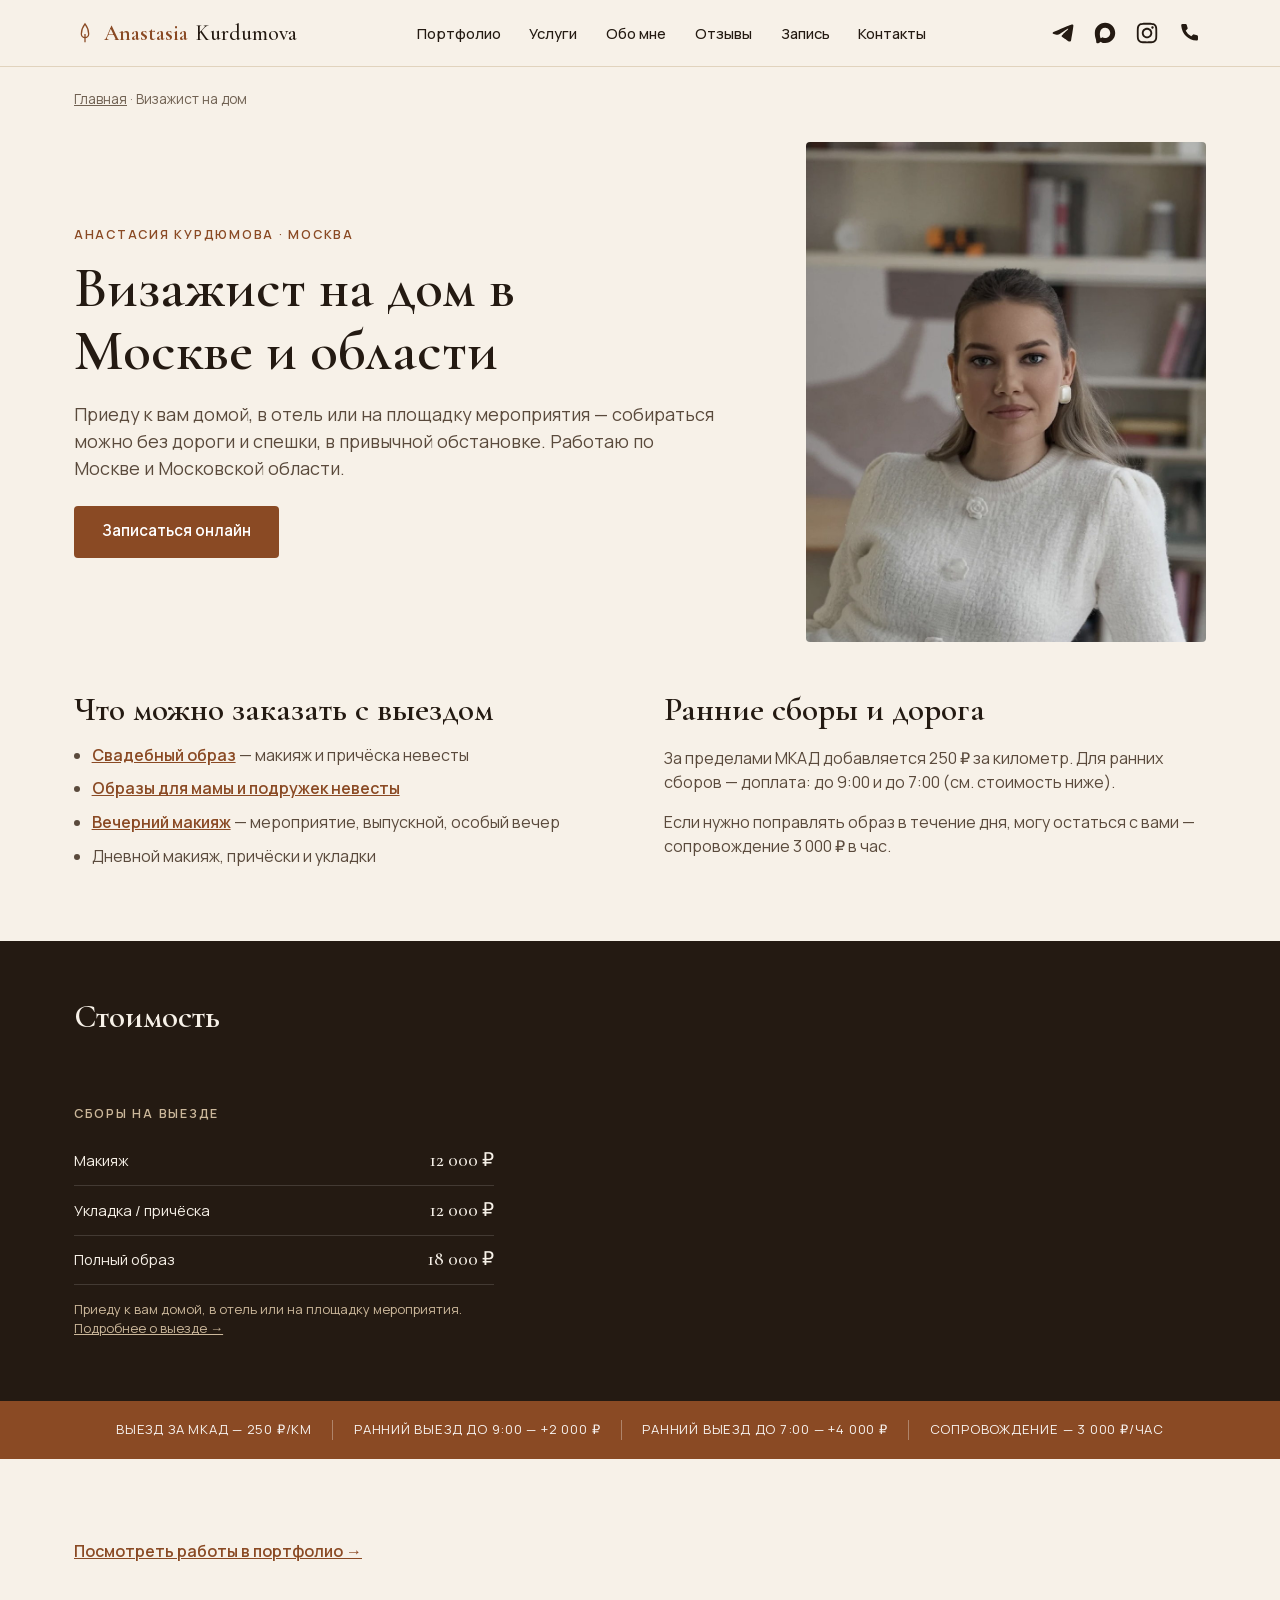
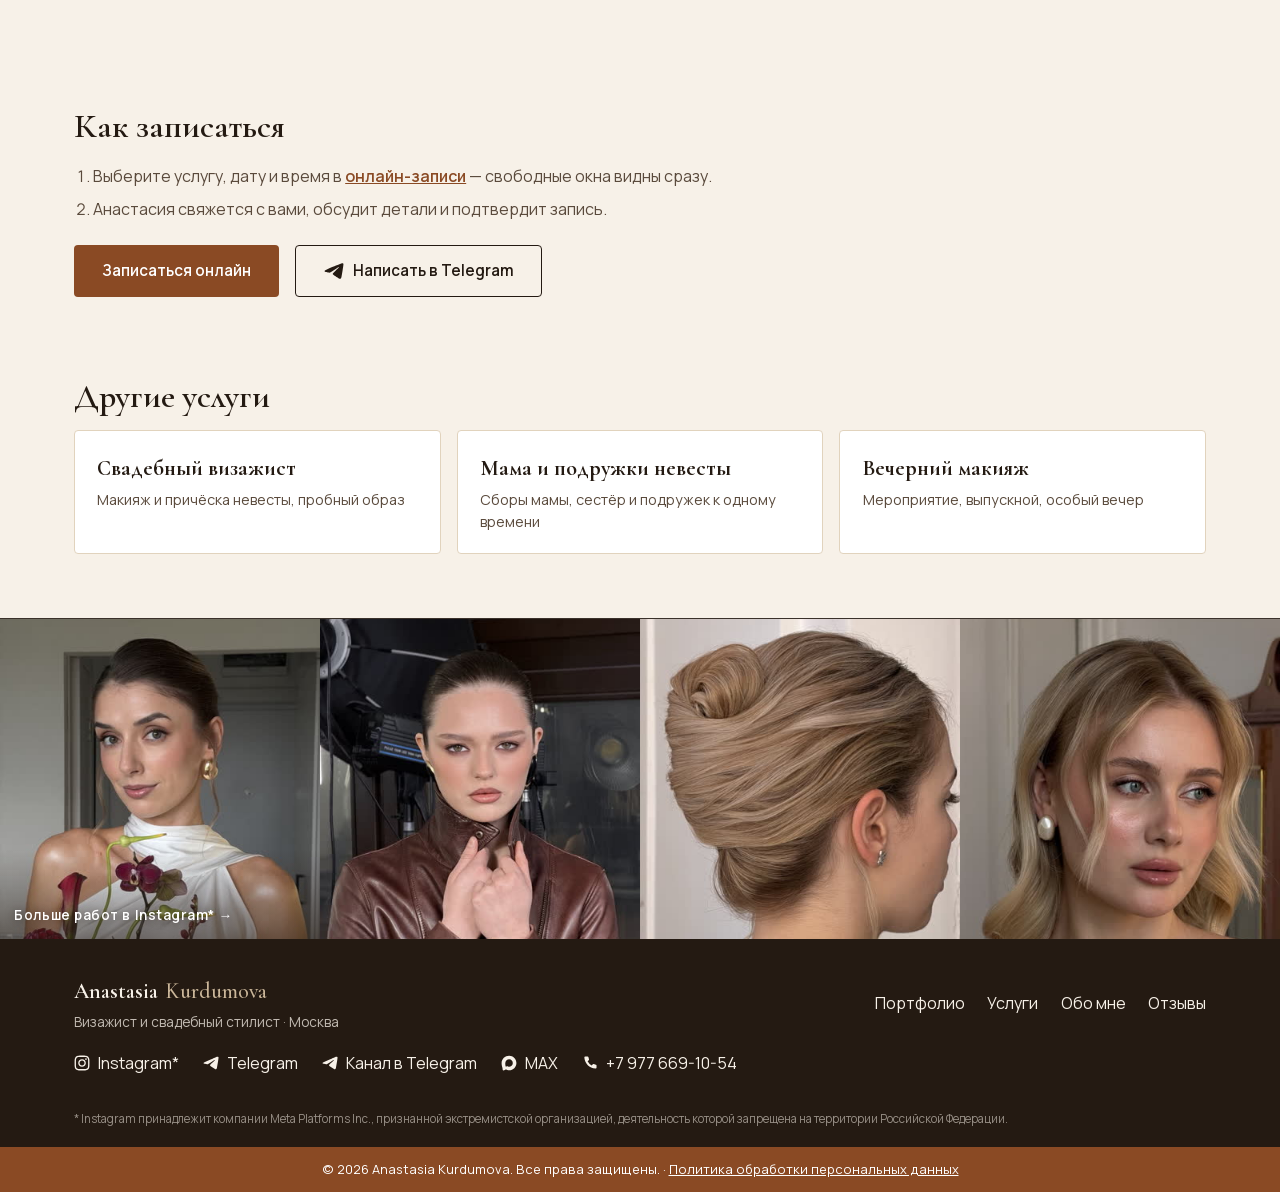
<file: home-visit/index.html>
<!DOCTYPE html>
<html lang="ru">
<head>
<meta charset="UTF-8">
<meta name="viewport" content="width=device-width, initial-scale=1.0">
<title>Визажист на дом в Москве и области — Анастасия Курдюмова</title>
<meta name="description" content="Визажист с выездом на дом, в отель или на площадку в Москве и Подмосковье: свадебный, вечерний и дневной макияж, причёски. Макияж — 12 000 ₽, полный образ — 18 000 ₽.">
<link rel="stylesheet" href="../fonts/fonts.css">
<link rel="stylesheet" href="../css/style.css">
<link rel="canonical" href="https://limegrip.github.io/Makeup-portfolio-site/home-visit/">
<link rel="icon" href="../favicon.svg" type="image/svg+xml">
<meta property="og:type" content="website">
<meta property="og:locale" content="ru_RU">
<meta property="og:site_name" content="Анастасия Курдюмова">
<meta property="og:url" content="https://limegrip.github.io/Makeup-portfolio-site/home-visit/">
<meta property="og:title" content="Визажист на дом в Москве и области — Анастасия Курдюмова">
<meta property="og:description" content="Визажист с выездом на дом, в отель или на площадку в Москве и Подмосковье: свадебный, вечерний и дневной макияж, причёски. Макияж — 12 000 ₽, полный образ — 18 000 ₽.">
<meta property="og:image" content="https://limegrip.github.io/Makeup-portfolio-site/images/portfolio/og-cover.jpg">
<meta name="twitter:card" content="summary_large_image">
<script type="application/ld+json">
[
  {
    "@type": "Service",
    "name": "Визажист с выездом на дом",
    "serviceType": "Выездной визажист",
    "provider": {
      "@type": "Person",
      "name": "Анастасия Курдюмова",
      "telephone": "+7 977 669-10-54",
      "url": "https://limegrip.github.io/Makeup-portfolio-site/"
    },
    "areaServed": "Москва и Московская область",
    "offers": [
      {
        "@type": "Offer",
        "name": "Макияж с выездом",
        "price": "12000",
        "priceCurrency": "RUB"
      },
      {
        "@type": "Offer",
        "name": "Причёска или укладка с выездом",
        "price": "12000",
        "priceCurrency": "RUB"
      },
      {
        "@type": "Offer",
        "name": "Полный образ с выездом",
        "price": "18000",
        "priceCurrency": "RUB"
      }
    ],
    "@context": "https://schema.org",
    "url": "https://limegrip.github.io/Makeup-portfolio-site/home-visit/"
  },
  {
    "@context": "https://schema.org",
    "@type": "BreadcrumbList",
    "itemListElement": [
      {
        "@type": "ListItem",
        "position": 1,
        "name": "Главная",
        "item": "https://limegrip.github.io/Makeup-portfolio-site/"
      },
      {
        "@type": "ListItem",
        "position": 2,
        "name": "Визажист на дом",
        "item": "https://limegrip.github.io/Makeup-portfolio-site/home-visit/"
      }
    ]
  }
]
</script>
</head>
<body>
<!-- Страница собрана из шапки, подвала и цен главной (index.html):
     правите их там — поправьте и здесь. -->

<svg aria-hidden="true" style="position:absolute; width:0; height:0; overflow:hidden;">
  <!-- Иконки одного веса: монохромные силуэты на currentColor, без фирменных плашек -->
  <symbol id="icon-telegram" viewBox="41.5 57.1 138.2 138.2">
    <path fill="currentColor" d="M54.3,118.8c35-15.2,58.3-25.3,70-30.2c33.3-13.9,40.3-16.3,44.8-16.4c1,0,3.2,0.2,4.7,1.4c1.2,1,1.5,2.3,1.7,3.3s0.4,3.1,0.2,4.7c-1.8,19-9.6,65.1-13.6,86.3c-1.7,9-5,12-8.2,12.3c-7,0.6-12.3-4.6-19-9c-10.6-6.9-16.5-11.2-26.8-18c-11.9-7.8-4.2-12.1,2.6-19.1c1.8-1.8,32.5-29.8,33.1-32.3c0.1-0.3,0.1-1.5-0.6-2.1c-0.7-0.6-1.7-0.4-2.5-0.2c-1.1,0.2-17.9,11.4-50.6,33.5c-4.8,3.3-9.1,4.9-13,4.8c-4.3-0.1-12.5-2.4-18.7-4.4c-7.5-2.4-13.5-3.7-13-7.9C45.7,123.3,48.7,121.1,54.3,118.8z"/>
  </symbol>
  <symbol id="icon-max" viewBox="87 89 825 821">
    <path fill="currentColor" fill-rule="evenodd" clip-rule="evenodd" d="M508.211 878.328c-75.007 0-109.864-10.95-170.453-54.75-38.325 49.275-159.686 87.783-164.979 21.9 0-49.456-10.95-91.248-23.36-136.873-14.782-56.21-31.572-118.807-31.572-209.508 0-216.626 177.754-379.597 388.357-379.597 210.785 0 375.947 171.001 375.947 381.604.707 207.346-166.595 376.118-373.94 377.224m3.103-571.585c-102.564-5.292-182.499 65.7-200.201 177.024-14.6 92.162 11.315 204.398 33.397 210.238 10.585 2.555 37.23-18.98 53.837-35.587a189.8 189.8 0 0 0 92.71 33.032c106.273 5.112 197.08-75.794 204.215-181.95 4.154-106.382-77.67-196.486-183.958-202.574Z"/>
  </symbol>
  <symbol id="icon-instagram" viewBox="26 26 212 212">
    <path fill="currentColor" d="M132.3452 33.973c-26.7167 0-30.0696.1167-40.5629.5939-10.4727.4792-17.6212 2.136-23.8762 4.567-6.4701 2.5107-11.9586 5.8693-17.4265 11.3352-5.472 5.464-8.8332 10.9483-11.354 17.4116-2.4389 6.2524-4.099 13.3976-4.5703 23.8585-.4693 10.4854-.5923 13.8379-.5923 40.5348 0 26.697.1189 30.0371.5943 40.5225.4817 10.465 2.1397 17.6082 4.5703 23.8585 2.5147 6.4654 5.8758 11.9497 11.3458 17.4136 5.466 5.468 10.9544 8.8349 17.4204 11.3456 6.259 2.4309 13.4097 4.0877 23.8803 4.567 10.4933.477 13.8441.5938 40.5588.5938 26.7188 0 30.0615-.1167 40.5547-.5939 10.4728-.4792 17.6295-2.136 23.8885-4.567 6.4681-2.5106 11.9484-5.8775 17.4143-11.3455 5.472-5.4639 8.8332-10.9482 11.354-17.4115 2.4183-6.2524 4.0784-13.3976 4.5703-23.8585.4713-10.4854.5943-13.8277.5943-40.5246 0-26.697-.123-30.0473-.5943-40.5328-.4919-10.465-2.152-17.6081-4.5703-23.8584-2.5208-6.4654-5.882-11.9498-11.354-17.4137-5.4721-5.468-10.9442-8.8266-17.4204-11.3353-6.2714-2.4309-13.424-4.0877-23.8967-4.5669-10.4933-.4772-13.8339-.5939-40.5588-.5939zm-8.825 17.7147c2.6193-.0041 5.5418 0 8.825 0 26.2659 0 29.379.0942 39.7513.5652 9.5915.4383 14.7971 2.0397 18.2648 3.3852 4.5908 1.7817 7.8638 3.9116 11.3048 7.3521 3.4431 3.4406 5.5745 6.7173 7.3617 11.3046 1.3465 3.461 2.9512 8.6628 3.3877 18.2472.4714 10.3625.5739 13.4754.5739 39.7095 0 26.234-.1025 29.347-.5739 39.7095-.4386 9.5843-2.0412 14.7861-3.3877 18.2471-1.783 4.5874-3.9186 7.8539-7.3617 11.2923-3.443 3.4406-6.712 5.5704-11.3048 7.3521-3.4636 1.3517-8.6733 2.949-18.2648 3.3873-10.3702.471-13.4854.5734-39.7513.5734-26.2679 0-29.381-.1024-39.7513-.5734-9.5914-.4423-14.797-2.0438-18.2668-3.3893-4.5908-1.7817-7.87-3.9116-11.313-7.3521-3.4431-3.4405-5.5745-6.709-7.3617-11.2985-1.3465-3.461-2.9512-8.6628-3.3877-18.2471-.4714-10.3626-.5657-13.4754-.5657-39.7259 0-26.2504.0943-29.347.5657-39.7095.4386-9.5844 2.0412-14.7861 3.3877-18.2512 1.783-4.5874 3.9186-7.8641 7.3617-11.3046 3.443-3.4406 6.7222-5.5704 11.313-7.3562 3.4677-1.3517 8.6754-2.949 18.2668-3.3894 9.075-.4096 12.5919-.5324 30.9264-.553zm61.3363 16.322c-6.5173 0-11.805 5.2776-11.805 11.792 0 6.5125 5.2877 11.7962 11.805 11.7962 6.5172 0 11.8049-5.2837 11.8049-11.7962 0-6.5124-5.2877-11.796-11.805-11.796zm-52.5113 13.7826c-27.8993 0-50.5191 22.6031-50.5191 50.4817 0 27.8786 22.6198 50.4714 50.5191 50.4714s50.511-22.5928 50.511-50.4714c0-27.8786-22.6137-50.4817-50.513-50.4817zm0 17.7147c18.109 0 32.7914 14.6694 32.7914 32.767 0 18.0956-14.6824 32.767-32.7914 32.767-18.111 0-32.7913-14.6714-32.7913-32.767 0-18.0976 14.6803-32.767 32.7913-32.767z"/>
  </symbol>
  <symbol id="icon-phone" viewBox="0 0 24 24">
    <path fill="currentColor" d="M8.3 2.2a1.3 1.3 0 0 1 1.26.95l.94 3.32a1.3 1.3 0 0 1-.34 1.3L8.4 9.5a13.9 13.9 0 0 0 6.1 6.1l1.73-1.76a1.3 1.3 0 0 1 1.3-.34l3.32.94a1.3 1.3 0 0 1 .95 1.26v3.08c0 .87-.72 1.58-1.59 1.52C10.85 19.62 4.38 13.15 3.5 3.79A1.52 1.52 0 0 1 5.02 2.2z"/>
  </symbol>
</svg>

<header class="site-header" id="top">
  <div class="container header-inner">
    <a href="../" class="logo">
      <svg class="logo-mark" width="22" height="22" viewBox="0 0 24 24" fill="none" aria-hidden="true">
        <path d="M12 2C9 6 8 10 8 13a4 4 0 0 0 8 0c0-3-1-7-4-11Z" stroke="currentColor" stroke-width="1.4"/>
        <path d="M12 22V13" stroke="currentColor" stroke-width="1.4"/>
      </svg>
      Anastasia <span>Kurdumova</span>
    </a>

    <nav class="nav" id="nav">
      <a href="../#portfolio">Портфолио</a>
      <a href="../#services">Услуги</a>
      <a href="../#about">Обо мне</a>
      <a href="../#reviews">Отзывы</a>
      <a href="../#booking">Запись</a>
      <a href="../#contact">Контакты</a>
    </nav>

    <div class="header-actions">
      <a href="https://t.me/NastyaKurdyumova" target="_blank" rel="noopener" aria-label="Telegram">
        <svg class="header-social-icon" aria-hidden="true"><use href="#icon-telegram"></use></svg>
      </a>
      <a href="https://max.ru/u/f9LHodD0cOLhBi33fNEzJmTGlc65yzBXT4VLQVfNH84oaL1QS9gwJpnKSuc" target="_blank" rel="noopener" aria-label="MAX">
        <svg class="header-social-icon" aria-hidden="true"><use href="#icon-max"></use></svg>
      </a>
      <a href="https://www.instagram.com/anastasia.kurdumova/" target="_blank" rel="noopener" aria-label="Instagram">
        <svg class="header-social-icon" aria-hidden="true"><use href="#icon-instagram"></use></svg>
      </a>
      <a href="tel:+79776691054" aria-label="Позвонить">
        <svg class="header-social-icon" aria-hidden="true"><use href="#icon-phone"></use></svg>
      </a>
    </div>

    <button class="burger" id="burger" aria-label="Меню" aria-expanded="false">
      <span></span><span></span><span></span>
    </button>
  </div>
</header>

<main class="lp">
  <nav class="container lp-crumbs" aria-label="Навигация"><a href="../">Главная</a> · <span>Визажист на дом</span></nav>
  <section class="lp-hero container">
    <div>
      <p class="eyebrow">Анастасия Курдюмова · Москва</p>
      <h1 class="lp-title">Визажист на дом в Москве и области</h1>
      <p class="lp-lead">Приеду к вам домой, в отель или на площадку мероприятия — собираться можно без дороги
        и спешки, в привычной обстановке. Работаю по Москве и Московской области.</p>
      <div class="cta-actions lp-actions">
        <a class="btn btn-primary" href="../#booking">Записаться онлайн</a>
      </div>
    </div>
    <img class="lp-hero-img" width="900" height="1351" fetchpriority="high" decoding="async" src="../images/portfolio/portrait-real.jpg" style="--pos:50% 7%" alt="Анастасия Курдюмова">
  </section>

  <section class="lp-section container lp-two">
    <div>
      <h2 class="section-title">Что можно заказать с выездом</h2>
      <ul class="lp-list">
        <li><a href="../wedding/">Свадебный образ</a> — макияж и причёска невесты</li>
        <li><a href="../bridal-party/">Образы для мамы и подружек невесты</a></li>
        <li><a href="../evening/">Вечерний макияж</a> — мероприятие, выпускной, особый вечер</li>
        <li>Дневной макияж, причёски и укладки</li>
      </ul>
    </div>
    <div>
      <h2 class="section-title">Ранние сборы и дорога</h2>
      <p>За пределами МКАД добавляется 250 ₽ за километр. Для ранних сборов — доплата: до 9:00 и до 7:00
        (см. стоимость ниже).</p>
      <p>Если нужно поправлять образ в течение дня, могу остаться с вами — сопровождение 3 000 ₽ в час.</p>
    </div>
  </section>

  <section class="services lp-prices">
    <div class="container">
      <h2 class="section-title section-title-light">Стоимость</h2>
    </div>
    <div class="container pricing lp-pricing-one">
      <div class="price-col">
        <p class="eyebrow eyebrow-light">Сборы на выезде</p>
        <dl class="price-list">
          <div><dt>Макияж</dt><dd>12 000 ₽</dd></div>
          <div><dt>Укладка / причёска</dt><dd>12 000 ₽</dd></div>
          <div><dt>Полный образ</dt><dd>18 000 ₽</dd></div>
        </dl>
        <p class="price-note">Приеду к вам домой, в отель или на площадку мероприятия. <a href="../home-visit/">Подробнее о выезде →</a></p>
      </div>
    </div>
  </section>
  <div class="fact-strip">
    <div class="container fact-strip-inner">
      <span>Выезд за МКАД — 250 ₽/км</span>
      <span>Ранний выезд до 9:00 — +2 000 ₽</span>
      <span>Ранний выезд до 7:00 — +4 000 ₽</span>
      <span>Сопровождение — 3 000 ₽/час</span>
    </div>
  </div>

  <section class="lp-section container">
    <p class="lp-more"><a href="../#portfolio">Посмотреть работы в портфолио →</a></p>
  </section>

  <section class="lp-cta container">
    <h2 class="section-title">Как записаться</h2>
    <ol class="lp-steps">
      <li>Выберите услугу, дату и время в <a href="../#booking">онлайн-записи</a> — свободные окна видны сразу.</li>
      <li>Анастасия свяжется с вами, обсудит детали и подтвердит запись.</li>
    </ol>
    <div class="cta-actions lp-actions">
      <a class="btn btn-primary" href="../#booking">Записаться онлайн</a>
      <a class="btn btn-ghost" href="https://t.me/NastyaKurdyumova" target="_blank" rel="noopener">
        <svg class="btn-icon" aria-hidden="true"><use href="#icon-telegram"></use></svg>
        Написать в Telegram
      </a>
    </div>
  </section>
  <section class="lp-section container">
    <h2 class="section-title">Другие услуги</h2>
    <div class="lp-related">
      <a href="../wedding/"><h3>Свадебный визажист</h3><p>Макияж и причёска невесты, пробный образ</p></a>
      <a href="../bridal-party/"><h3>Мама и подружки невесты</h3><p>Сборы мамы, сестёр и подружек к одному времени</p></a>
      <a href="../evening/"><h3>Вечерний макияж</h3><p>Мероприятие, выпускной, особый вечер</p></a>
    </div>
  </section>
</main>

<footer class="site-footer">
  <!-- Полоса работ — одна ссылка на ленту. Подписи каналов на лицах клиенток
       читались странно, а сами каналы есть строкой ниже. -->
  <a class="footer-social-strip" href="https://www.instagram.com/anastasia.kurdumova/" target="_blank" rel="noopener">
    <span class="footer-strip-label">Больше работ в Instagram* →</span>
    <img width="760" height="1351" loading="lazy" decoding="async" srcset="../images/portfolio/sm/wedding-real.jpg 400w, ../images/portfolio/wedding-real.jpg 760w" sizes="(max-width: 560px) 50vw, 25vw" src="../images/portfolio/wedding-real.jpg" style="--pos:50% 15%" alt="">
    <img width="760" height="1013" loading="lazy" decoding="async" srcset="../images/portfolio/sm/evening-real.jpg 400w, ../images/portfolio/evening-real.jpg 760w" sizes="(max-width: 560px) 50vw, 25vw" src="../images/portfolio/evening-real.jpg" style="--pos:50% 20%" alt="">
    <img width="760" height="1351" loading="lazy" decoding="async" srcset="../images/portfolio/sm/hair-real.jpg 400w, ../images/portfolio/hair-real.jpg 760w" sizes="(max-width: 560px) 50vw, 25vw" src="../images/portfolio/hair-real.jpg" style="--pos:50% 36%" alt="">
    <img width="760" height="1351" loading="lazy" decoding="async" srcset="../images/portfolio/sm/day-real.jpg 400w, ../images/portfolio/day-real.jpg 760w" sizes="(max-width: 560px) 50vw, 25vw" src="../images/portfolio/day-real.jpg" style="--pos:50% 17%" alt="">
  </a>

  <div class="container footer-inner">
    <div class="footer-brand">
      <span class="logo">Anastasia <span>Kurdumova</span></span>
      <p>Визажист и свадебный стилист · Москва</p>
    </div>
    <nav class="footer-nav">
      <a href="../#portfolio">Портфолио</a>
      <a href="../#services">Услуги</a>
      <a href="../#about">Обо мне</a>
      <a href="../#reviews">Отзывы</a>
    </nav>
    <div class="footer-links">
      <a href="https://www.instagram.com/anastasia.kurdumova/" target="_blank" rel="noopener">
        <svg class="footer-icon" aria-hidden="true"><use href="#icon-instagram"></use></svg>
        Instagram*
      </a>
      <a href="https://t.me/NastyaKurdyumova" target="_blank" rel="noopener">
        <svg class="footer-icon" aria-hidden="true"><use href="#icon-telegram"></use></svg>
        Telegram
      </a>
      <a href="https://t.me/anastasiakurdumova" target="_blank" rel="noopener">
        <svg class="footer-icon" aria-hidden="true"><use href="#icon-telegram"></use></svg>
        Канал в Telegram
      </a>
      <a href="https://max.ru/u/f9LHodD0cOLhBi33fNEzJmTGlc65yzBXT4VLQVfNH84oaL1QS9gwJpnKSuc" target="_blank" rel="noopener">
        <svg class="footer-icon" aria-hidden="true"><use href="#icon-max"></use></svg>
        MAX
      </a>
      <a href="tel:+79776691054">
        <svg class="footer-icon" aria-hidden="true"><use href="#icon-phone"></use></svg>
        +7 977 669-10-54
      </a>
    </div>
  </div>
  <p class="footer-disclaimer">* Instagram принадлежит компании Meta Platforms Inc., признанной экстремистской организацией, деятельность которой запрещена на территории Российской Федерации.</p>
  <div class="footer-bar">© 2026 Anastasia Kurdumova. Все права защищены. · <a href="../privacy.html">Политика обработки персональных данных</a></div>
</footer>

<script src="../js/main.js"></script>
</body>
</html>
</file>
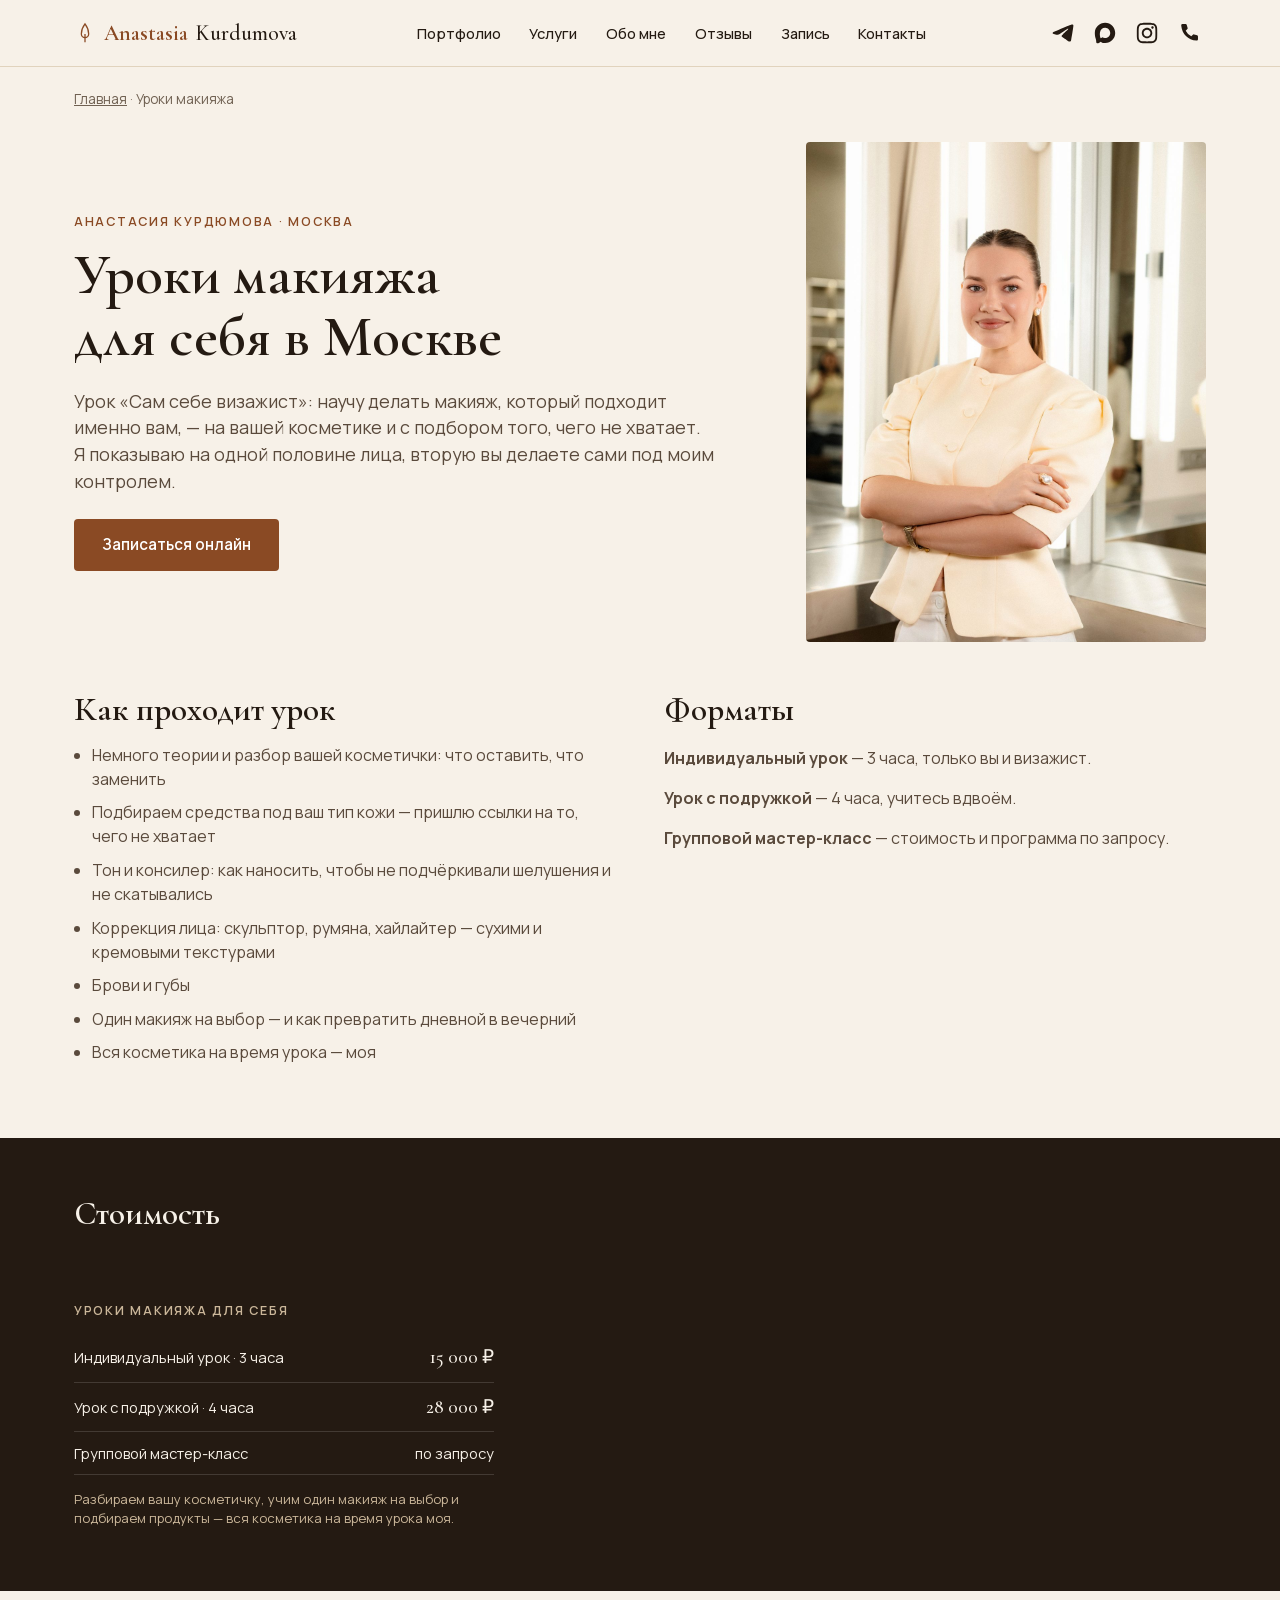
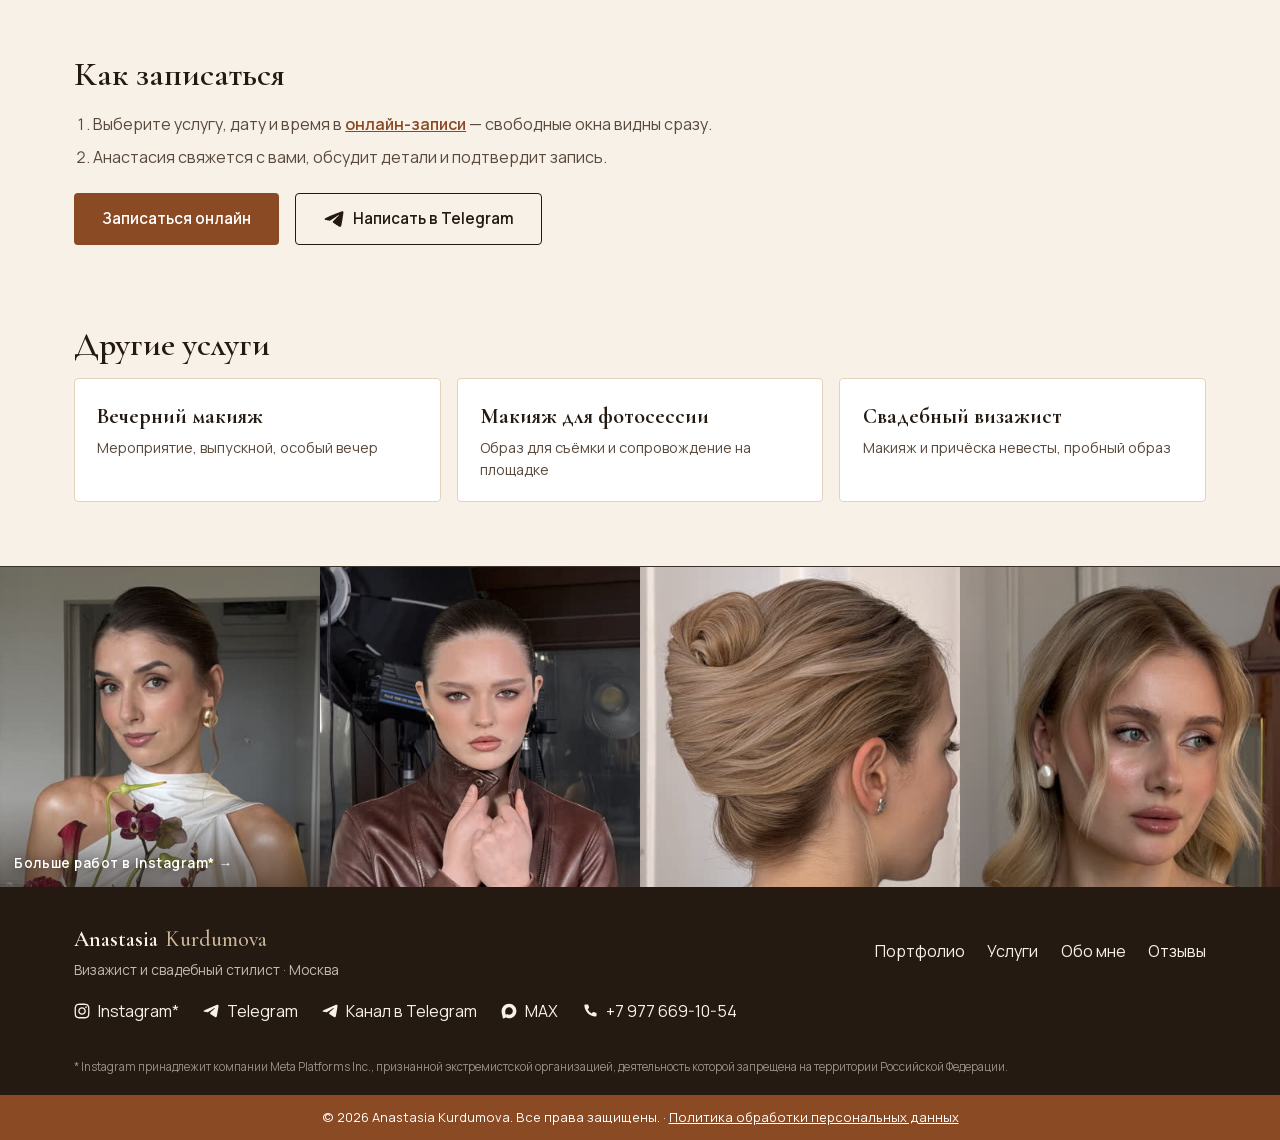
<file: makeup-for-you/index.html>
<!DOCTYPE html>
<html lang="ru">
<head>
<meta charset="UTF-8">
<meta name="viewport" content="width=device-width, initial-scale=1.0">
<title>Уроки макияжа для себя в Москве — Анастасия Курдюмова</title>
<meta name="description" content="Индивидуальные уроки макияжа для себя в Москве: разбор косметички, один макияж на выбор, подбор продуктов. Урок 3 часа — 15 000 ₽, с подружкой — 28 000 ₽.">
<link rel="stylesheet" href="../fonts/fonts.css">
<link rel="stylesheet" href="../css/style.css">
<link rel="canonical" href="https://limegrip.github.io/Makeup-portfolio-site/makeup-for-you/">
<link rel="icon" href="../favicon.svg" type="image/svg+xml">
<meta property="og:type" content="website">
<meta property="og:locale" content="ru_RU">
<meta property="og:site_name" content="Анастасия Курдюмова">
<meta property="og:url" content="https://limegrip.github.io/Makeup-portfolio-site/makeup-for-you/">
<meta property="og:title" content="Уроки макияжа для себя в Москве — Анастасия Курдюмова">
<meta property="og:description" content="Индивидуальные уроки макияжа для себя в Москве: разбор косметички, один макияж на выбор, подбор продуктов. Урок 3 часа — 15 000 ₽, с подружкой — 28 000 ₽.">
<meta property="og:image" content="https://limegrip.github.io/Makeup-portfolio-site/images/portfolio/og-cover.jpg">
<meta name="twitter:card" content="summary_large_image">
<script type="application/ld+json">
[
  {
    "@type": "Service",
    "name": "Уроки макияжа для себя",
    "serviceType": "Обучение макияжу",
    "provider": {
      "@type": "Person",
      "name": "Анастасия Курдюмова",
      "telephone": "+7 977 669-10-54",
      "url": "https://limegrip.github.io/Makeup-portfolio-site/"
    },
    "areaServed": "Москва",
    "offers": [
      {
        "@type": "Offer",
        "name": "Индивидуальный урок, 3 часа",
        "price": "15000",
        "priceCurrency": "RUB"
      },
      {
        "@type": "Offer",
        "name": "Урок с подружкой, 4 часа",
        "price": "28000",
        "priceCurrency": "RUB"
      }
    ],
    "@context": "https://schema.org",
    "url": "https://limegrip.github.io/Makeup-portfolio-site/makeup-for-you/"
  },
  {
    "@context": "https://schema.org",
    "@type": "BreadcrumbList",
    "itemListElement": [
      {
        "@type": "ListItem",
        "position": 1,
        "name": "Главная",
        "item": "https://limegrip.github.io/Makeup-portfolio-site/"
      },
      {
        "@type": "ListItem",
        "position": 2,
        "name": "Уроки макияжа",
        "item": "https://limegrip.github.io/Makeup-portfolio-site/makeup-for-you/"
      }
    ]
  }
]
</script>
</head>
<body>
<!-- Страница собрана из шапки, подвала и цен главной (index.html):
     правите их там — поправьте и здесь. -->

<svg aria-hidden="true" style="position:absolute; width:0; height:0; overflow:hidden;">
  <!-- Иконки одного веса: монохромные силуэты на currentColor, без фирменных плашек -->
  <symbol id="icon-telegram" viewBox="41.5 57.1 138.2 138.2">
    <path fill="currentColor" d="M54.3,118.8c35-15.2,58.3-25.3,70-30.2c33.3-13.9,40.3-16.3,44.8-16.4c1,0,3.2,0.2,4.7,1.4c1.2,1,1.5,2.3,1.7,3.3s0.4,3.1,0.2,4.7c-1.8,19-9.6,65.1-13.6,86.3c-1.7,9-5,12-8.2,12.3c-7,0.6-12.3-4.6-19-9c-10.6-6.9-16.5-11.2-26.8-18c-11.9-7.8-4.2-12.1,2.6-19.1c1.8-1.8,32.5-29.8,33.1-32.3c0.1-0.3,0.1-1.5-0.6-2.1c-0.7-0.6-1.7-0.4-2.5-0.2c-1.1,0.2-17.9,11.4-50.6,33.5c-4.8,3.3-9.1,4.9-13,4.8c-4.3-0.1-12.5-2.4-18.7-4.4c-7.5-2.4-13.5-3.7-13-7.9C45.7,123.3,48.7,121.1,54.3,118.8z"/>
  </symbol>
  <symbol id="icon-max" viewBox="87 89 825 821">
    <path fill="currentColor" fill-rule="evenodd" clip-rule="evenodd" d="M508.211 878.328c-75.007 0-109.864-10.95-170.453-54.75-38.325 49.275-159.686 87.783-164.979 21.9 0-49.456-10.95-91.248-23.36-136.873-14.782-56.21-31.572-118.807-31.572-209.508 0-216.626 177.754-379.597 388.357-379.597 210.785 0 375.947 171.001 375.947 381.604.707 207.346-166.595 376.118-373.94 377.224m3.103-571.585c-102.564-5.292-182.499 65.7-200.201 177.024-14.6 92.162 11.315 204.398 33.397 210.238 10.585 2.555 37.23-18.98 53.837-35.587a189.8 189.8 0 0 0 92.71 33.032c106.273 5.112 197.08-75.794 204.215-181.95 4.154-106.382-77.67-196.486-183.958-202.574Z"/>
  </symbol>
  <symbol id="icon-instagram" viewBox="26 26 212 212">
    <path fill="currentColor" d="M132.3452 33.973c-26.7167 0-30.0696.1167-40.5629.5939-10.4727.4792-17.6212 2.136-23.8762 4.567-6.4701 2.5107-11.9586 5.8693-17.4265 11.3352-5.472 5.464-8.8332 10.9483-11.354 17.4116-2.4389 6.2524-4.099 13.3976-4.5703 23.8585-.4693 10.4854-.5923 13.8379-.5923 40.5348 0 26.697.1189 30.0371.5943 40.5225.4817 10.465 2.1397 17.6082 4.5703 23.8585 2.5147 6.4654 5.8758 11.9497 11.3458 17.4136 5.466 5.468 10.9544 8.8349 17.4204 11.3456 6.259 2.4309 13.4097 4.0877 23.8803 4.567 10.4933.477 13.8441.5938 40.5588.5938 26.7188 0 30.0615-.1167 40.5547-.5939 10.4728-.4792 17.6295-2.136 23.8885-4.567 6.4681-2.5106 11.9484-5.8775 17.4143-11.3455 5.472-5.4639 8.8332-10.9482 11.354-17.4115 2.4183-6.2524 4.0784-13.3976 4.5703-23.8585.4713-10.4854.5943-13.8277.5943-40.5246 0-26.697-.123-30.0473-.5943-40.5328-.4919-10.465-2.152-17.6081-4.5703-23.8584-2.5208-6.4654-5.882-11.9498-11.354-17.4137-5.4721-5.468-10.9442-8.8266-17.4204-11.3353-6.2714-2.4309-13.424-4.0877-23.8967-4.5669-10.4933-.4772-13.8339-.5939-40.5588-.5939zm-8.825 17.7147c2.6193-.0041 5.5418 0 8.825 0 26.2659 0 29.379.0942 39.7513.5652 9.5915.4383 14.7971 2.0397 18.2648 3.3852 4.5908 1.7817 7.8638 3.9116 11.3048 7.3521 3.4431 3.4406 5.5745 6.7173 7.3617 11.3046 1.3465 3.461 2.9512 8.6628 3.3877 18.2472.4714 10.3625.5739 13.4754.5739 39.7095 0 26.234-.1025 29.347-.5739 39.7095-.4386 9.5843-2.0412 14.7861-3.3877 18.2471-1.783 4.5874-3.9186 7.8539-7.3617 11.2923-3.443 3.4406-6.712 5.5704-11.3048 7.3521-3.4636 1.3517-8.6733 2.949-18.2648 3.3873-10.3702.471-13.4854.5734-39.7513.5734-26.2679 0-29.381-.1024-39.7513-.5734-9.5914-.4423-14.797-2.0438-18.2668-3.3893-4.5908-1.7817-7.87-3.9116-11.313-7.3521-3.4431-3.4405-5.5745-6.709-7.3617-11.2985-1.3465-3.461-2.9512-8.6628-3.3877-18.2471-.4714-10.3626-.5657-13.4754-.5657-39.7259 0-26.2504.0943-29.347.5657-39.7095.4386-9.5844 2.0412-14.7861 3.3877-18.2512 1.783-4.5874 3.9186-7.8641 7.3617-11.3046 3.443-3.4406 6.7222-5.5704 11.313-7.3562 3.4677-1.3517 8.6754-2.949 18.2668-3.3894 9.075-.4096 12.5919-.5324 30.9264-.553zm61.3363 16.322c-6.5173 0-11.805 5.2776-11.805 11.792 0 6.5125 5.2877 11.7962 11.805 11.7962 6.5172 0 11.8049-5.2837 11.8049-11.7962 0-6.5124-5.2877-11.796-11.805-11.796zm-52.5113 13.7826c-27.8993 0-50.5191 22.6031-50.5191 50.4817 0 27.8786 22.6198 50.4714 50.5191 50.4714s50.511-22.5928 50.511-50.4714c0-27.8786-22.6137-50.4817-50.513-50.4817zm0 17.7147c18.109 0 32.7914 14.6694 32.7914 32.767 0 18.0956-14.6824 32.767-32.7914 32.767-18.111 0-32.7913-14.6714-32.7913-32.767 0-18.0976 14.6803-32.767 32.7913-32.767z"/>
  </symbol>
  <symbol id="icon-phone" viewBox="0 0 24 24">
    <path fill="currentColor" d="M8.3 2.2a1.3 1.3 0 0 1 1.26.95l.94 3.32a1.3 1.3 0 0 1-.34 1.3L8.4 9.5a13.9 13.9 0 0 0 6.1 6.1l1.73-1.76a1.3 1.3 0 0 1 1.3-.34l3.32.94a1.3 1.3 0 0 1 .95 1.26v3.08c0 .87-.72 1.58-1.59 1.52C10.85 19.62 4.38 13.15 3.5 3.79A1.52 1.52 0 0 1 5.02 2.2z"/>
  </symbol>
</svg>

<header class="site-header" id="top">
  <div class="container header-inner">
    <a href="../" class="logo">
      <svg class="logo-mark" width="22" height="22" viewBox="0 0 24 24" fill="none" aria-hidden="true">
        <path d="M12 2C9 6 8 10 8 13a4 4 0 0 0 8 0c0-3-1-7-4-11Z" stroke="currentColor" stroke-width="1.4"/>
        <path d="M12 22V13" stroke="currentColor" stroke-width="1.4"/>
      </svg>
      Anastasia <span>Kurdumova</span>
    </a>

    <nav class="nav" id="nav">
      <a href="../#portfolio">Портфолио</a>
      <a href="../#services">Услуги</a>
      <a href="../#about">Обо мне</a>
      <a href="../#reviews">Отзывы</a>
      <a href="../#booking">Запись</a>
      <a href="../#contact">Контакты</a>
    </nav>

    <div class="header-actions">
      <a href="https://t.me/NastyaKurdyumova" target="_blank" rel="noopener" aria-label="Telegram">
        <svg class="header-social-icon" aria-hidden="true"><use href="#icon-telegram"></use></svg>
      </a>
      <a href="https://max.ru/u/f9LHodD0cOLhBi33fNEzJmTGlc65yzBXT4VLQVfNH84oaL1QS9gwJpnKSuc" target="_blank" rel="noopener" aria-label="MAX">
        <svg class="header-social-icon" aria-hidden="true"><use href="#icon-max"></use></svg>
      </a>
      <a href="https://www.instagram.com/anastasia.kurdumova/" target="_blank" rel="noopener" aria-label="Instagram">
        <svg class="header-social-icon" aria-hidden="true"><use href="#icon-instagram"></use></svg>
      </a>
      <a href="tel:+79776691054" aria-label="Позвонить">
        <svg class="header-social-icon" aria-hidden="true"><use href="#icon-phone"></use></svg>
      </a>
    </div>

    <button class="burger" id="burger" aria-label="Меню" aria-expanded="false">
      <span></span><span></span><span></span>
    </button>
  </div>
</header>

<main class="lp">
  <nav class="container lp-crumbs" aria-label="Навигация"><a href="../">Главная</a> · <span>Уроки макияжа</span></nav>
  <section class="lp-hero container">
    <div>
      <p class="eyebrow">Анастасия Курдюмова · Москва</p>
      <h1 class="lp-title">Уроки макияжа для себя в Москве</h1>
      <p class="lp-lead">Урок «Сам себе визажист»: научу делать макияж, который подходит именно вам, — на вашей
        косметике и с подбором того, чего не хватает. Я показываю на одной половине лица, вторую вы делаете
        сами под моим контролем.</p>
      <div class="cta-actions lp-actions">
        <a class="btn btn-primary" href="../?service=lesson#booking">Записаться онлайн</a>
      </div>
    </div>
    <img class="lp-hero-img" width="1200" height="1800" fetchpriority="high" decoding="async" src="../images/portfolio/hero-real.jpg" style="--pos:50% 30%" alt="Анастасия Курдюмова в студии">
  </section>

  <section class="lp-section container lp-two">
    <div>
      <h2 class="section-title">Как проходит урок</h2>
      <ul class="lp-list">
        <li>Немного теории и разбор вашей косметички: что оставить, что заменить</li>
        <li>Подбираем средства под ваш тип кожи — пришлю ссылки на то, чего не хватает</li>
        <li>Тон и консилер: как наносить, чтобы не подчёркивали шелушения и не скатывались</li>
        <li>Коррекция лица: скульптор, румяна, хайлайтер — сухими и кремовыми текстурами</li>
        <li>Брови и губы</li>
        <li>Один макияж на выбор — и как превратить дневной в вечерний</li>
        <li>Вся косметика на время урока — моя</li>
      </ul>
    </div>
    <div>
      <h2 class="section-title">Форматы</h2>
      <p><b>Индивидуальный урок</b> — 3 часа, только вы и визажист.</p>
      <p><b>Урок с подружкой</b> — 4 часа, учитесь вдвоём.</p>
      <p><b>Групповой мастер-класс</b> — стоимость и программа по запросу.</p>
    </div>
  </section>

  <section class="services lp-prices">
    <div class="container">
      <h2 class="section-title section-title-light">Стоимость</h2>
    </div>
    <div class="container pricing lp-pricing-one">
      <div class="price-col">
        <p class="eyebrow eyebrow-light">Уроки макияжа для себя</p>
        <dl class="price-list">
          <div><dt>Индивидуальный урок · 3 часа</dt><dd>15 000 ₽</dd></div>
          <div><dt>Урок с подружкой · 4 часа</dt><dd>28 000 ₽</dd></div>
          <div><dt>Групповой мастер-класс</dt><dd class="price-text">по запросу</dd></div>
        </dl>
        <p class="price-note">Разбираем вашу косметичку, учим один макияж на выбор и подбираем
          продукты — вся косметика на время урока моя.</p>
      </div>
    </div>
  </section>

  <section class="lp-cta container">
    <h2 class="section-title">Как записаться</h2>
    <ol class="lp-steps">
      <li>Выберите услугу, дату и время в <a href="../?service=lesson#booking">онлайн-записи</a> — свободные окна видны сразу.</li>
      <li>Анастасия свяжется с вами, обсудит детали и подтвердит запись.</li>
    </ol>
    <div class="cta-actions lp-actions">
      <a class="btn btn-primary" href="../?service=lesson#booking">Записаться онлайн</a>
      <a class="btn btn-ghost" href="https://t.me/NastyaKurdyumova" target="_blank" rel="noopener">
        <svg class="btn-icon" aria-hidden="true"><use href="#icon-telegram"></use></svg>
        Написать в Telegram
      </a>
    </div>
  </section>
  <section class="lp-section container">
    <h2 class="section-title">Другие услуги</h2>
    <div class="lp-related">
      <a href="../evening/"><h3>Вечерний макияж</h3><p>Мероприятие, выпускной, особый вечер</p></a>
      <a href="../photoshoot/"><h3>Макияж для фотосессии</h3><p>Образ для съёмки и сопровождение на площадке</p></a>
      <a href="../wedding/"><h3>Свадебный визажист</h3><p>Макияж и причёска невесты, пробный образ</p></a>
    </div>
  </section>
</main>

<footer class="site-footer">
  <!-- Полоса работ — одна ссылка на ленту. Подписи каналов на лицах клиенток
       читались странно, а сами каналы есть строкой ниже. -->
  <a class="footer-social-strip" href="https://www.instagram.com/anastasia.kurdumova/" target="_blank" rel="noopener">
    <span class="footer-strip-label">Больше работ в Instagram* →</span>
    <img width="760" height="1351" loading="lazy" decoding="async" srcset="../images/portfolio/sm/wedding-real.jpg 400w, ../images/portfolio/wedding-real.jpg 760w" sizes="(max-width: 560px) 50vw, 25vw" src="../images/portfolio/wedding-real.jpg" style="--pos:50% 15%" alt="">
    <img width="760" height="1013" loading="lazy" decoding="async" srcset="../images/portfolio/sm/evening-real.jpg 400w, ../images/portfolio/evening-real.jpg 760w" sizes="(max-width: 560px) 50vw, 25vw" src="../images/portfolio/evening-real.jpg" style="--pos:50% 20%" alt="">
    <img width="760" height="1351" loading="lazy" decoding="async" srcset="../images/portfolio/sm/hair-real.jpg 400w, ../images/portfolio/hair-real.jpg 760w" sizes="(max-width: 560px) 50vw, 25vw" src="../images/portfolio/hair-real.jpg" style="--pos:50% 36%" alt="">
    <img width="760" height="1351" loading="lazy" decoding="async" srcset="../images/portfolio/sm/day-real.jpg 400w, ../images/portfolio/day-real.jpg 760w" sizes="(max-width: 560px) 50vw, 25vw" src="../images/portfolio/day-real.jpg" style="--pos:50% 17%" alt="">
  </a>

  <div class="container footer-inner">
    <div class="footer-brand">
      <span class="logo">Anastasia <span>Kurdumova</span></span>
      <p>Визажист и свадебный стилист · Москва</p>
    </div>
    <nav class="footer-nav">
      <a href="../#portfolio">Портфолио</a>
      <a href="../#services">Услуги</a>
      <a href="../#about">Обо мне</a>
      <a href="../#reviews">Отзывы</a>
    </nav>
    <div class="footer-links">
      <a href="https://www.instagram.com/anastasia.kurdumova/" target="_blank" rel="noopener">
        <svg class="footer-icon" aria-hidden="true"><use href="#icon-instagram"></use></svg>
        Instagram*
      </a>
      <a href="https://t.me/NastyaKurdyumova" target="_blank" rel="noopener">
        <svg class="footer-icon" aria-hidden="true"><use href="#icon-telegram"></use></svg>
        Telegram
      </a>
      <a href="https://t.me/anastasiakurdumova" target="_blank" rel="noopener">
        <svg class="footer-icon" aria-hidden="true"><use href="#icon-telegram"></use></svg>
        Канал в Telegram
      </a>
      <a href="https://max.ru/u/f9LHodD0cOLhBi33fNEzJmTGlc65yzBXT4VLQVfNH84oaL1QS9gwJpnKSuc" target="_blank" rel="noopener">
        <svg class="footer-icon" aria-hidden="true"><use href="#icon-max"></use></svg>
        MAX
      </a>
      <a href="tel:+79776691054">
        <svg class="footer-icon" aria-hidden="true"><use href="#icon-phone"></use></svg>
        +7 977 669-10-54
      </a>
    </div>
  </div>
  <p class="footer-disclaimer">* Instagram принадлежит компании Meta Platforms Inc., признанной экстремистской организацией, деятельность которой запрещена на территории Российской Федерации.</p>
  <div class="footer-bar">© 2026 Anastasia Kurdumova. Все права защищены. · <a href="../privacy.html">Политика обработки персональных данных</a></div>
</footer>

<script src="../js/main.js"></script>
</body>
</html>
</file>
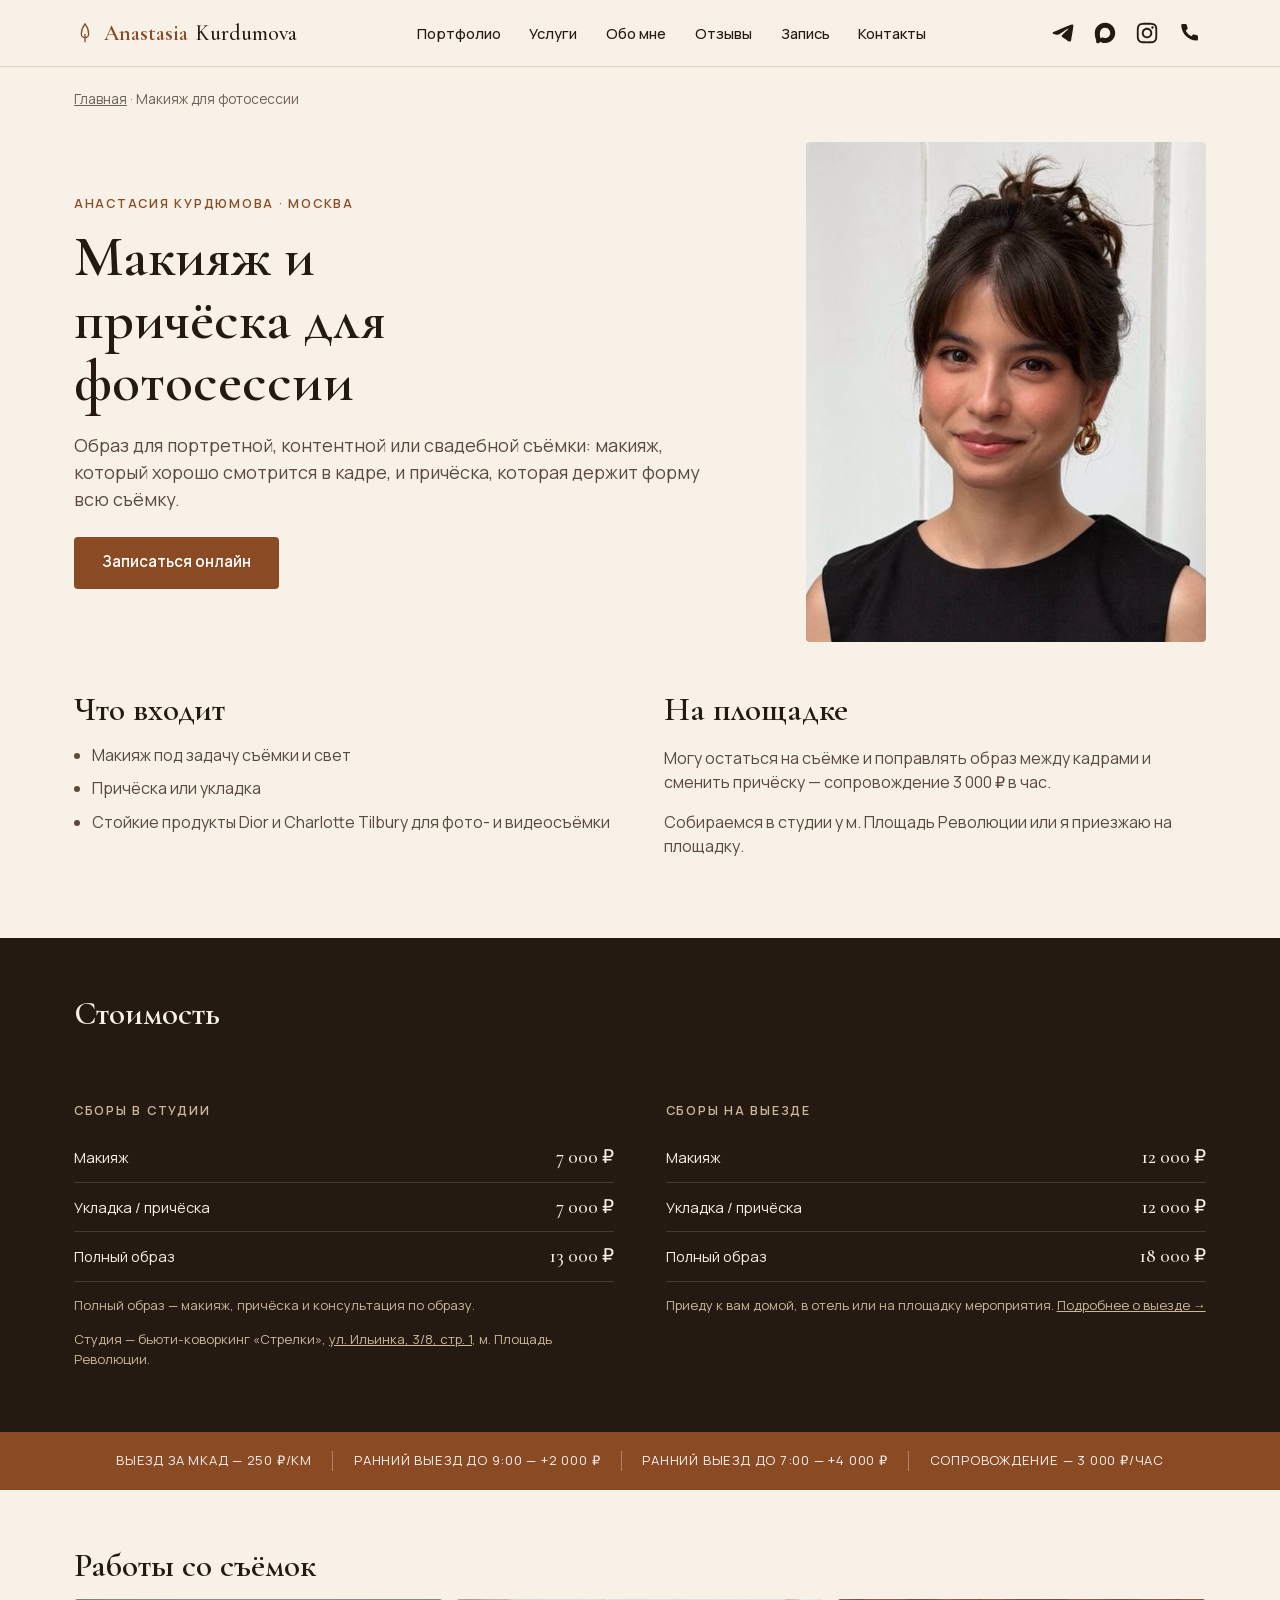
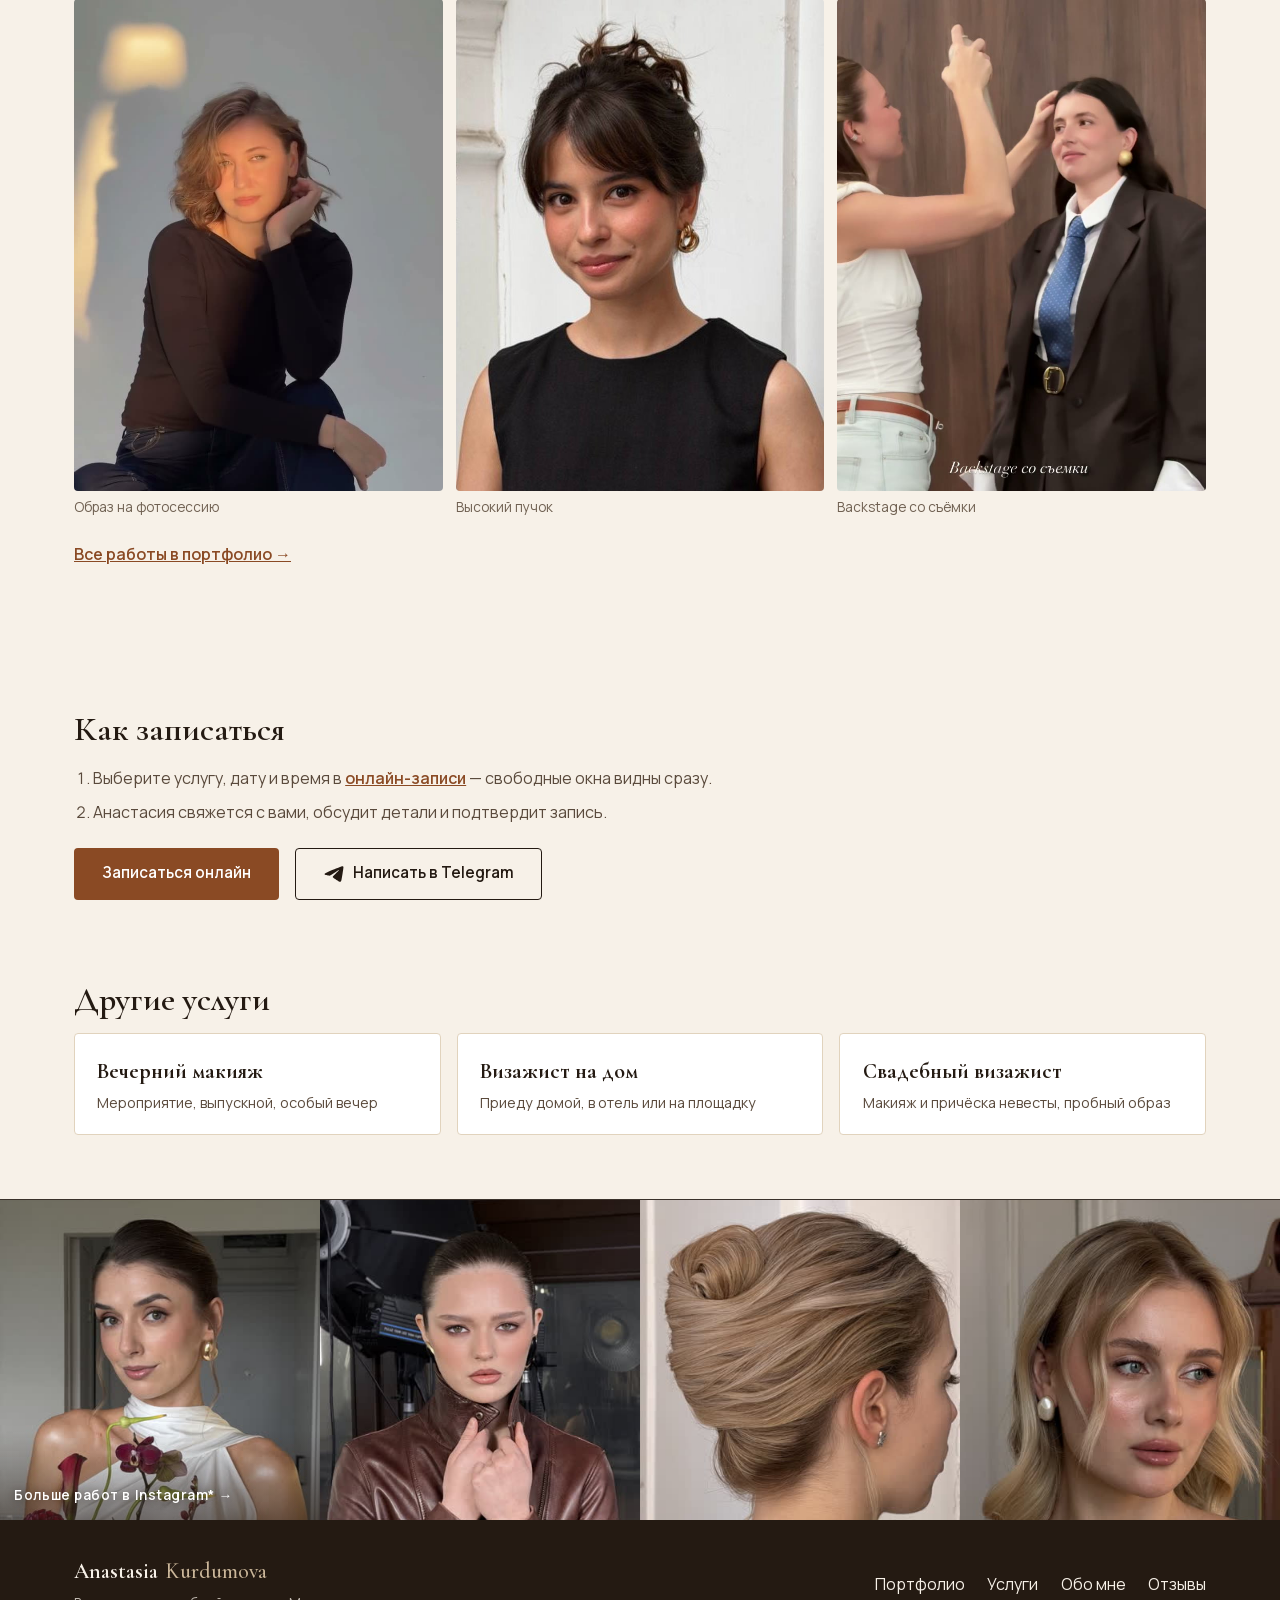
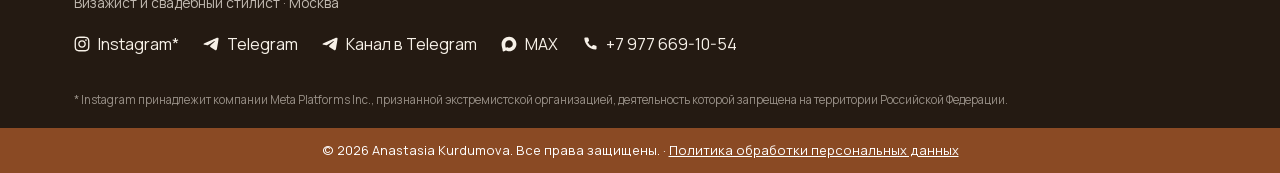
<file: photoshoot/index.html>
<!DOCTYPE html>
<html lang="ru">
<head>
<meta charset="UTF-8">
<meta name="viewport" content="width=device-width, initial-scale=1.0">
<title>Макияж и причёска для фотосессии в Москве — Анастасия Курдюмова</title>
<meta name="description" content="Макияж и причёска для фотосессии в Москве: портретная, контентная, свадебная съёмка. Стойкие продукты для фото и видео, сопровождение на площадке. От 7 000 ₽.">
<link rel="stylesheet" href="../fonts/fonts.css">
<link rel="stylesheet" href="../css/style.css">
<link rel="canonical" href="https://limegrip.github.io/Makeup-portfolio-site/photoshoot/">
<link rel="icon" href="../favicon.svg" type="image/svg+xml">
<meta property="og:type" content="website">
<meta property="og:locale" content="ru_RU">
<meta property="og:site_name" content="Анастасия Курдюмова">
<meta property="og:url" content="https://limegrip.github.io/Makeup-portfolio-site/photoshoot/">
<meta property="og:title" content="Макияж и причёска для фотосессии в Москве — Анастасия Курдюмова">
<meta property="og:description" content="Макияж и причёска для фотосессии в Москве: портретная, контентная, свадебная съёмка. Стойкие продукты для фото и видео, сопровождение на площадке. От 7 000 ₽.">
<meta property="og:image" content="https://limegrip.github.io/Makeup-portfolio-site/images/portfolio/og-cover.jpg">
<meta name="twitter:card" content="summary_large_image">
<script type="application/ld+json">
[
  {
    "@type": "Service",
    "name": "Макияж и причёска для фотосессии",
    "serviceType": "Визажист на фотосессию",
    "provider": {
      "@type": "Person",
      "name": "Анастасия Курдюмова",
      "telephone": "+7 977 669-10-54",
      "url": "https://limegrip.github.io/Makeup-portfolio-site/"
    },
    "areaServed": "Москва и Московская область",
    "offers": [
      {
        "@type": "Offer",
        "name": "Макияж в студии",
        "price": "7000",
        "priceCurrency": "RUB"
      },
      {
        "@type": "Offer",
        "name": "Причёска или укладка в студии",
        "price": "7000",
        "priceCurrency": "RUB"
      },
      {
        "@type": "Offer",
        "name": "Полный образ в студии",
        "price": "13000",
        "priceCurrency": "RUB"
      },
      {
        "@type": "Offer",
        "name": "Макияж с выездом",
        "price": "12000",
        "priceCurrency": "RUB"
      },
      {
        "@type": "Offer",
        "name": "Причёска или укладка с выездом",
        "price": "12000",
        "priceCurrency": "RUB"
      },
      {
        "@type": "Offer",
        "name": "Полный образ с выездом",
        "price": "18000",
        "priceCurrency": "RUB"
      },
      {
        "@type": "Offer",
        "name": "Сопровождение на съёмке, 1 час",
        "price": "3000",
        "priceCurrency": "RUB"
      }
    ],
    "@context": "https://schema.org",
    "url": "https://limegrip.github.io/Makeup-portfolio-site/photoshoot/"
  },
  {
    "@context": "https://schema.org",
    "@type": "BreadcrumbList",
    "itemListElement": [
      {
        "@type": "ListItem",
        "position": 1,
        "name": "Главная",
        "item": "https://limegrip.github.io/Makeup-portfolio-site/"
      },
      {
        "@type": "ListItem",
        "position": 2,
        "name": "Макияж для фотосессии",
        "item": "https://limegrip.github.io/Makeup-portfolio-site/photoshoot/"
      }
    ]
  }
]
</script>
</head>
<body>
<!-- Страница собрана из шапки, подвала и цен главной (index.html):
     правите их там — поправьте и здесь. -->

<svg aria-hidden="true" style="position:absolute; width:0; height:0; overflow:hidden;">
  <!-- Иконки одного веса: монохромные силуэты на currentColor, без фирменных плашек -->
  <symbol id="icon-telegram" viewBox="41.5 57.1 138.2 138.2">
    <path fill="currentColor" d="M54.3,118.8c35-15.2,58.3-25.3,70-30.2c33.3-13.9,40.3-16.3,44.8-16.4c1,0,3.2,0.2,4.7,1.4c1.2,1,1.5,2.3,1.7,3.3s0.4,3.1,0.2,4.7c-1.8,19-9.6,65.1-13.6,86.3c-1.7,9-5,12-8.2,12.3c-7,0.6-12.3-4.6-19-9c-10.6-6.9-16.5-11.2-26.8-18c-11.9-7.8-4.2-12.1,2.6-19.1c1.8-1.8,32.5-29.8,33.1-32.3c0.1-0.3,0.1-1.5-0.6-2.1c-0.7-0.6-1.7-0.4-2.5-0.2c-1.1,0.2-17.9,11.4-50.6,33.5c-4.8,3.3-9.1,4.9-13,4.8c-4.3-0.1-12.5-2.4-18.7-4.4c-7.5-2.4-13.5-3.7-13-7.9C45.7,123.3,48.7,121.1,54.3,118.8z"/>
  </symbol>
  <symbol id="icon-max" viewBox="87 89 825 821">
    <path fill="currentColor" fill-rule="evenodd" clip-rule="evenodd" d="M508.211 878.328c-75.007 0-109.864-10.95-170.453-54.75-38.325 49.275-159.686 87.783-164.979 21.9 0-49.456-10.95-91.248-23.36-136.873-14.782-56.21-31.572-118.807-31.572-209.508 0-216.626 177.754-379.597 388.357-379.597 210.785 0 375.947 171.001 375.947 381.604.707 207.346-166.595 376.118-373.94 377.224m3.103-571.585c-102.564-5.292-182.499 65.7-200.201 177.024-14.6 92.162 11.315 204.398 33.397 210.238 10.585 2.555 37.23-18.98 53.837-35.587a189.8 189.8 0 0 0 92.71 33.032c106.273 5.112 197.08-75.794 204.215-181.95 4.154-106.382-77.67-196.486-183.958-202.574Z"/>
  </symbol>
  <symbol id="icon-instagram" viewBox="26 26 212 212">
    <path fill="currentColor" d="M132.3452 33.973c-26.7167 0-30.0696.1167-40.5629.5939-10.4727.4792-17.6212 2.136-23.8762 4.567-6.4701 2.5107-11.9586 5.8693-17.4265 11.3352-5.472 5.464-8.8332 10.9483-11.354 17.4116-2.4389 6.2524-4.099 13.3976-4.5703 23.8585-.4693 10.4854-.5923 13.8379-.5923 40.5348 0 26.697.1189 30.0371.5943 40.5225.4817 10.465 2.1397 17.6082 4.5703 23.8585 2.5147 6.4654 5.8758 11.9497 11.3458 17.4136 5.466 5.468 10.9544 8.8349 17.4204 11.3456 6.259 2.4309 13.4097 4.0877 23.8803 4.567 10.4933.477 13.8441.5938 40.5588.5938 26.7188 0 30.0615-.1167 40.5547-.5939 10.4728-.4792 17.6295-2.136 23.8885-4.567 6.4681-2.5106 11.9484-5.8775 17.4143-11.3455 5.472-5.4639 8.8332-10.9482 11.354-17.4115 2.4183-6.2524 4.0784-13.3976 4.5703-23.8585.4713-10.4854.5943-13.8277.5943-40.5246 0-26.697-.123-30.0473-.5943-40.5328-.4919-10.465-2.152-17.6081-4.5703-23.8584-2.5208-6.4654-5.882-11.9498-11.354-17.4137-5.4721-5.468-10.9442-8.8266-17.4204-11.3353-6.2714-2.4309-13.424-4.0877-23.8967-4.5669-10.4933-.4772-13.8339-.5939-40.5588-.5939zm-8.825 17.7147c2.6193-.0041 5.5418 0 8.825 0 26.2659 0 29.379.0942 39.7513.5652 9.5915.4383 14.7971 2.0397 18.2648 3.3852 4.5908 1.7817 7.8638 3.9116 11.3048 7.3521 3.4431 3.4406 5.5745 6.7173 7.3617 11.3046 1.3465 3.461 2.9512 8.6628 3.3877 18.2472.4714 10.3625.5739 13.4754.5739 39.7095 0 26.234-.1025 29.347-.5739 39.7095-.4386 9.5843-2.0412 14.7861-3.3877 18.2471-1.783 4.5874-3.9186 7.8539-7.3617 11.2923-3.443 3.4406-6.712 5.5704-11.3048 7.3521-3.4636 1.3517-8.6733 2.949-18.2648 3.3873-10.3702.471-13.4854.5734-39.7513.5734-26.2679 0-29.381-.1024-39.7513-.5734-9.5914-.4423-14.797-2.0438-18.2668-3.3893-4.5908-1.7817-7.87-3.9116-11.313-7.3521-3.4431-3.4405-5.5745-6.709-7.3617-11.2985-1.3465-3.461-2.9512-8.6628-3.3877-18.2471-.4714-10.3626-.5657-13.4754-.5657-39.7259 0-26.2504.0943-29.347.5657-39.7095.4386-9.5844 2.0412-14.7861 3.3877-18.2512 1.783-4.5874 3.9186-7.8641 7.3617-11.3046 3.443-3.4406 6.7222-5.5704 11.313-7.3562 3.4677-1.3517 8.6754-2.949 18.2668-3.3894 9.075-.4096 12.5919-.5324 30.9264-.553zm61.3363 16.322c-6.5173 0-11.805 5.2776-11.805 11.792 0 6.5125 5.2877 11.7962 11.805 11.7962 6.5172 0 11.8049-5.2837 11.8049-11.7962 0-6.5124-5.2877-11.796-11.805-11.796zm-52.5113 13.7826c-27.8993 0-50.5191 22.6031-50.5191 50.4817 0 27.8786 22.6198 50.4714 50.5191 50.4714s50.511-22.5928 50.511-50.4714c0-27.8786-22.6137-50.4817-50.513-50.4817zm0 17.7147c18.109 0 32.7914 14.6694 32.7914 32.767 0 18.0956-14.6824 32.767-32.7914 32.767-18.111 0-32.7913-14.6714-32.7913-32.767 0-18.0976 14.6803-32.767 32.7913-32.767z"/>
  </symbol>
  <symbol id="icon-phone" viewBox="0 0 24 24">
    <path fill="currentColor" d="M8.3 2.2a1.3 1.3 0 0 1 1.26.95l.94 3.32a1.3 1.3 0 0 1-.34 1.3L8.4 9.5a13.9 13.9 0 0 0 6.1 6.1l1.73-1.76a1.3 1.3 0 0 1 1.3-.34l3.32.94a1.3 1.3 0 0 1 .95 1.26v3.08c0 .87-.72 1.58-1.59 1.52C10.85 19.62 4.38 13.15 3.5 3.79A1.52 1.52 0 0 1 5.02 2.2z"/>
  </symbol>
</svg>

<header class="site-header" id="top">
  <div class="container header-inner">
    <a href="../" class="logo">
      <svg class="logo-mark" width="22" height="22" viewBox="0 0 24 24" fill="none" aria-hidden="true">
        <path d="M12 2C9 6 8 10 8 13a4 4 0 0 0 8 0c0-3-1-7-4-11Z" stroke="currentColor" stroke-width="1.4"/>
        <path d="M12 22V13" stroke="currentColor" stroke-width="1.4"/>
      </svg>
      Anastasia <span>Kurdumova</span>
    </a>

    <nav class="nav" id="nav">
      <a href="../#portfolio">Портфолио</a>
      <a href="../#services">Услуги</a>
      <a href="../#about">Обо мне</a>
      <a href="../#reviews">Отзывы</a>
      <a href="../#booking">Запись</a>
      <a href="../#contact">Контакты</a>
    </nav>

    <div class="header-actions">
      <a href="https://t.me/NastyaKurdyumova" target="_blank" rel="noopener" aria-label="Telegram">
        <svg class="header-social-icon" aria-hidden="true"><use href="#icon-telegram"></use></svg>
      </a>
      <a href="https://max.ru/u/f9LHodD0cOLhBi33fNEzJmTGlc65yzBXT4VLQVfNH84oaL1QS9gwJpnKSuc" target="_blank" rel="noopener" aria-label="MAX">
        <svg class="header-social-icon" aria-hidden="true"><use href="#icon-max"></use></svg>
      </a>
      <a href="https://www.instagram.com/anastasia.kurdumova/" target="_blank" rel="noopener" aria-label="Instagram">
        <svg class="header-social-icon" aria-hidden="true"><use href="#icon-instagram"></use></svg>
      </a>
      <a href="tel:+79776691054" aria-label="Позвонить">
        <svg class="header-social-icon" aria-hidden="true"><use href="#icon-phone"></use></svg>
      </a>
    </div>

    <button class="burger" id="burger" aria-label="Меню" aria-expanded="false">
      <span></span><span></span><span></span>
    </button>
  </div>
</header>

<main class="lp">
  <nav class="container lp-crumbs" aria-label="Навигация"><a href="../">Главная</a> · <span>Макияж для фотосессии</span></nav>
  <section class="lp-hero container">
    <div>
      <p class="eyebrow">Анастасия Курдюмова · Москва</p>
      <h1 class="lp-title">Макияж и причёска для фотосессии</h1>
      <p class="lp-lead">Образ для портретной, контентной или свадебной съёмки: макияж, который хорошо смотрится
        в кадре, и причёска, которая держит форму всю съёмку.</p>
      <div class="cta-actions lp-actions">
        <a class="btn btn-primary" href="../#booking">Записаться онлайн</a>
      </div>
    </div>
    <img class="lp-hero-img" width="540" height="960" fetchpriority="high" decoding="async" src="../images/portfolio/stories/shoot-2d.jpg" style="--pos:50% 30%" alt="Макияж для фотосессии крупным планом">
  </section>

  <section class="lp-section container lp-two">
    <div>
      <h2 class="section-title">Что входит</h2>
      <ul class="lp-list">
        <li>Макияж под задачу съёмки и свет</li>
        <li>Причёска или укладка</li>
        <li>Стойкие продукты Dior и Charlotte Tilbury для фото- и видеосъёмки</li>
      </ul>
    </div>
    <div>
      <h2 class="section-title">На площадке</h2>
      <p>Могу остаться на съёмке и поправлять образ между кадрами и сменить причёску —
        сопровождение 3 000 ₽ в час.</p>
      <p>Собираемся в студии у м. Площадь Революции или я приезжаю на площадку.</p>
    </div>
  </section>

  <section class="services lp-prices">
    <div class="container">
      <h2 class="section-title section-title-light">Стоимость</h2>
    </div>
    <div class="container pricing">
      <div class="price-col">
        <p class="eyebrow eyebrow-light">Сборы в студии</p>
        <dl class="price-list">
          <div><dt>Макияж</dt><dd>7 000 ₽</dd></div>
          <div><dt>Укладка / причёска</dt><dd>7 000 ₽</dd></div>
          <div><dt>Полный образ</dt><dd>13 000 ₽</dd></div>
        </dl>
        <p class="price-note">Полный образ — макияж, причёска и консультация по образу.</p>
        <p class="price-note">Студия — бьюти-коворкинг «Стрелки», <a href="https://yandex.ru/maps/?text=%D0%9C%D0%BE%D1%81%D0%BA%D0%B2%D0%B0%2C%20%D1%83%D0%BB.%20%D0%98%D0%BB%D1%8C%D0%B8%D0%BD%D0%BA%D0%B0%2C%203%2F8%D1%811" target="_blank" rel="noopener">ул. Ильинка, 3/8, стр. 1</a>, м. Площадь Революции.</p>
      </div>
      <div class="price-col">
        <p class="eyebrow eyebrow-light">Сборы на выезде</p>
        <dl class="price-list">
          <div><dt>Макияж</dt><dd>12 000 ₽</dd></div>
          <div><dt>Укладка / причёска</dt><dd>12 000 ₽</dd></div>
          <div><dt>Полный образ</dt><dd>18 000 ₽</dd></div>
        </dl>
        <p class="price-note">Приеду к вам домой, в отель или на площадку мероприятия. <a href="../home-visit/">Подробнее о выезде →</a></p>
      </div>
    </div>
  </section>
  <div class="fact-strip">
    <div class="container fact-strip-inner">
      <span>Выезд за МКАД — 250 ₽/км</span>
      <span>Ранний выезд до 9:00 — +2 000 ₽</span>
      <span>Ранний выезд до 7:00 — +4 000 ₽</span>
      <span>Сопровождение — 3 000 ₽/час</span>
    </div>
  </div>

  <section class="lp-section container">
    <h2 class="section-title">Работы со съёмок</h2>
    <div class="lp-gallery">
      <figure><img width="720" height="1280" loading="lazy" decoding="async" src="../images/portfolio/stories/shoot-1.jpg" alt="Образ на фотосессию, портрет в студии"><figcaption>Образ на фотосессию</figcaption></figure>
      <figure><img width="540" height="960" loading="lazy" decoding="async" src="../images/portfolio/stories/shoot-2a.jpg" alt="Высокий пучок с чёлкой на фотосессию"><figcaption>Высокий пучок</figcaption></figure>
      <figure><img width="720" height="1280" loading="lazy" decoding="async" src="../images/portfolio/stories/backstage.jpg" alt="Визажист поправляет образ модели на съёмке"><figcaption>Backstage со съёмки</figcaption></figure>
    </div>
    <p class="lp-more"><a href="../#portfolio">Все работы в портфолио →</a></p>
  </section>

  <section class="lp-cta container">
    <h2 class="section-title">Как записаться</h2>
    <ol class="lp-steps">
      <li>Выберите услугу, дату и время в <a href="../#booking">онлайн-записи</a> — свободные окна видны сразу.</li>
      <li>Анастасия свяжется с вами, обсудит детали и подтвердит запись.</li>
    </ol>
    <div class="cta-actions lp-actions">
      <a class="btn btn-primary" href="../#booking">Записаться онлайн</a>
      <a class="btn btn-ghost" href="https://t.me/NastyaKurdyumova" target="_blank" rel="noopener">
        <svg class="btn-icon" aria-hidden="true"><use href="#icon-telegram"></use></svg>
        Написать в Telegram
      </a>
    </div>
  </section>
  <section class="lp-section container">
    <h2 class="section-title">Другие услуги</h2>
    <div class="lp-related">
      <a href="../evening/"><h3>Вечерний макияж</h3><p>Мероприятие, выпускной, особый вечер</p></a>
      <a href="../home-visit/"><h3>Визажист на дом</h3><p>Приеду домой, в отель или на площадку</p></a>
      <a href="../wedding/"><h3>Свадебный визажист</h3><p>Макияж и причёска невесты, пробный образ</p></a>
    </div>
  </section>
</main>

<footer class="site-footer">
  <!-- Полоса работ — одна ссылка на ленту. Подписи каналов на лицах клиенток
       читались странно, а сами каналы есть строкой ниже. -->
  <a class="footer-social-strip" href="https://www.instagram.com/anastasia.kurdumova/" target="_blank" rel="noopener">
    <span class="footer-strip-label">Больше работ в Instagram* →</span>
    <img width="760" height="1351" loading="lazy" decoding="async" srcset="../images/portfolio/sm/wedding-real.jpg 400w, ../images/portfolio/wedding-real.jpg 760w" sizes="(max-width: 560px) 50vw, 25vw" src="../images/portfolio/wedding-real.jpg" style="--pos:50% 15%" alt="">
    <img width="760" height="1013" loading="lazy" decoding="async" srcset="../images/portfolio/sm/evening-real.jpg 400w, ../images/portfolio/evening-real.jpg 760w" sizes="(max-width: 560px) 50vw, 25vw" src="../images/portfolio/evening-real.jpg" style="--pos:50% 20%" alt="">
    <img width="760" height="1351" loading="lazy" decoding="async" srcset="../images/portfolio/sm/hair-real.jpg 400w, ../images/portfolio/hair-real.jpg 760w" sizes="(max-width: 560px) 50vw, 25vw" src="../images/portfolio/hair-real.jpg" style="--pos:50% 36%" alt="">
    <img width="760" height="1351" loading="lazy" decoding="async" srcset="../images/portfolio/sm/day-real.jpg 400w, ../images/portfolio/day-real.jpg 760w" sizes="(max-width: 560px) 50vw, 25vw" src="../images/portfolio/day-real.jpg" style="--pos:50% 17%" alt="">
  </a>

  <div class="container footer-inner">
    <div class="footer-brand">
      <span class="logo">Anastasia <span>Kurdumova</span></span>
      <p>Визажист и свадебный стилист · Москва</p>
    </div>
    <nav class="footer-nav">
      <a href="../#portfolio">Портфолио</a>
      <a href="../#services">Услуги</a>
      <a href="../#about">Обо мне</a>
      <a href="../#reviews">Отзывы</a>
    </nav>
    <div class="footer-links">
      <a href="https://www.instagram.com/anastasia.kurdumova/" target="_blank" rel="noopener">
        <svg class="footer-icon" aria-hidden="true"><use href="#icon-instagram"></use></svg>
        Instagram*
      </a>
      <a href="https://t.me/NastyaKurdyumova" target="_blank" rel="noopener">
        <svg class="footer-icon" aria-hidden="true"><use href="#icon-telegram"></use></svg>
        Telegram
      </a>
      <a href="https://t.me/anastasiakurdumova" target="_blank" rel="noopener">
        <svg class="footer-icon" aria-hidden="true"><use href="#icon-telegram"></use></svg>
        Канал в Telegram
      </a>
      <a href="https://max.ru/u/f9LHodD0cOLhBi33fNEzJmTGlc65yzBXT4VLQVfNH84oaL1QS9gwJpnKSuc" target="_blank" rel="noopener">
        <svg class="footer-icon" aria-hidden="true"><use href="#icon-max"></use></svg>
        MAX
      </a>
      <a href="tel:+79776691054">
        <svg class="footer-icon" aria-hidden="true"><use href="#icon-phone"></use></svg>
        +7 977 669-10-54
      </a>
    </div>
  </div>
  <p class="footer-disclaimer">* Instagram принадлежит компании Meta Platforms Inc., признанной экстремистской организацией, деятельность которой запрещена на территории Российской Федерации.</p>
  <div class="footer-bar">© 2026 Anastasia Kurdumova. Все права защищены. · <a href="../privacy.html">Политика обработки персональных данных</a></div>
</footer>

<script src="../js/main.js"></script>
</body>
</html>
</file>
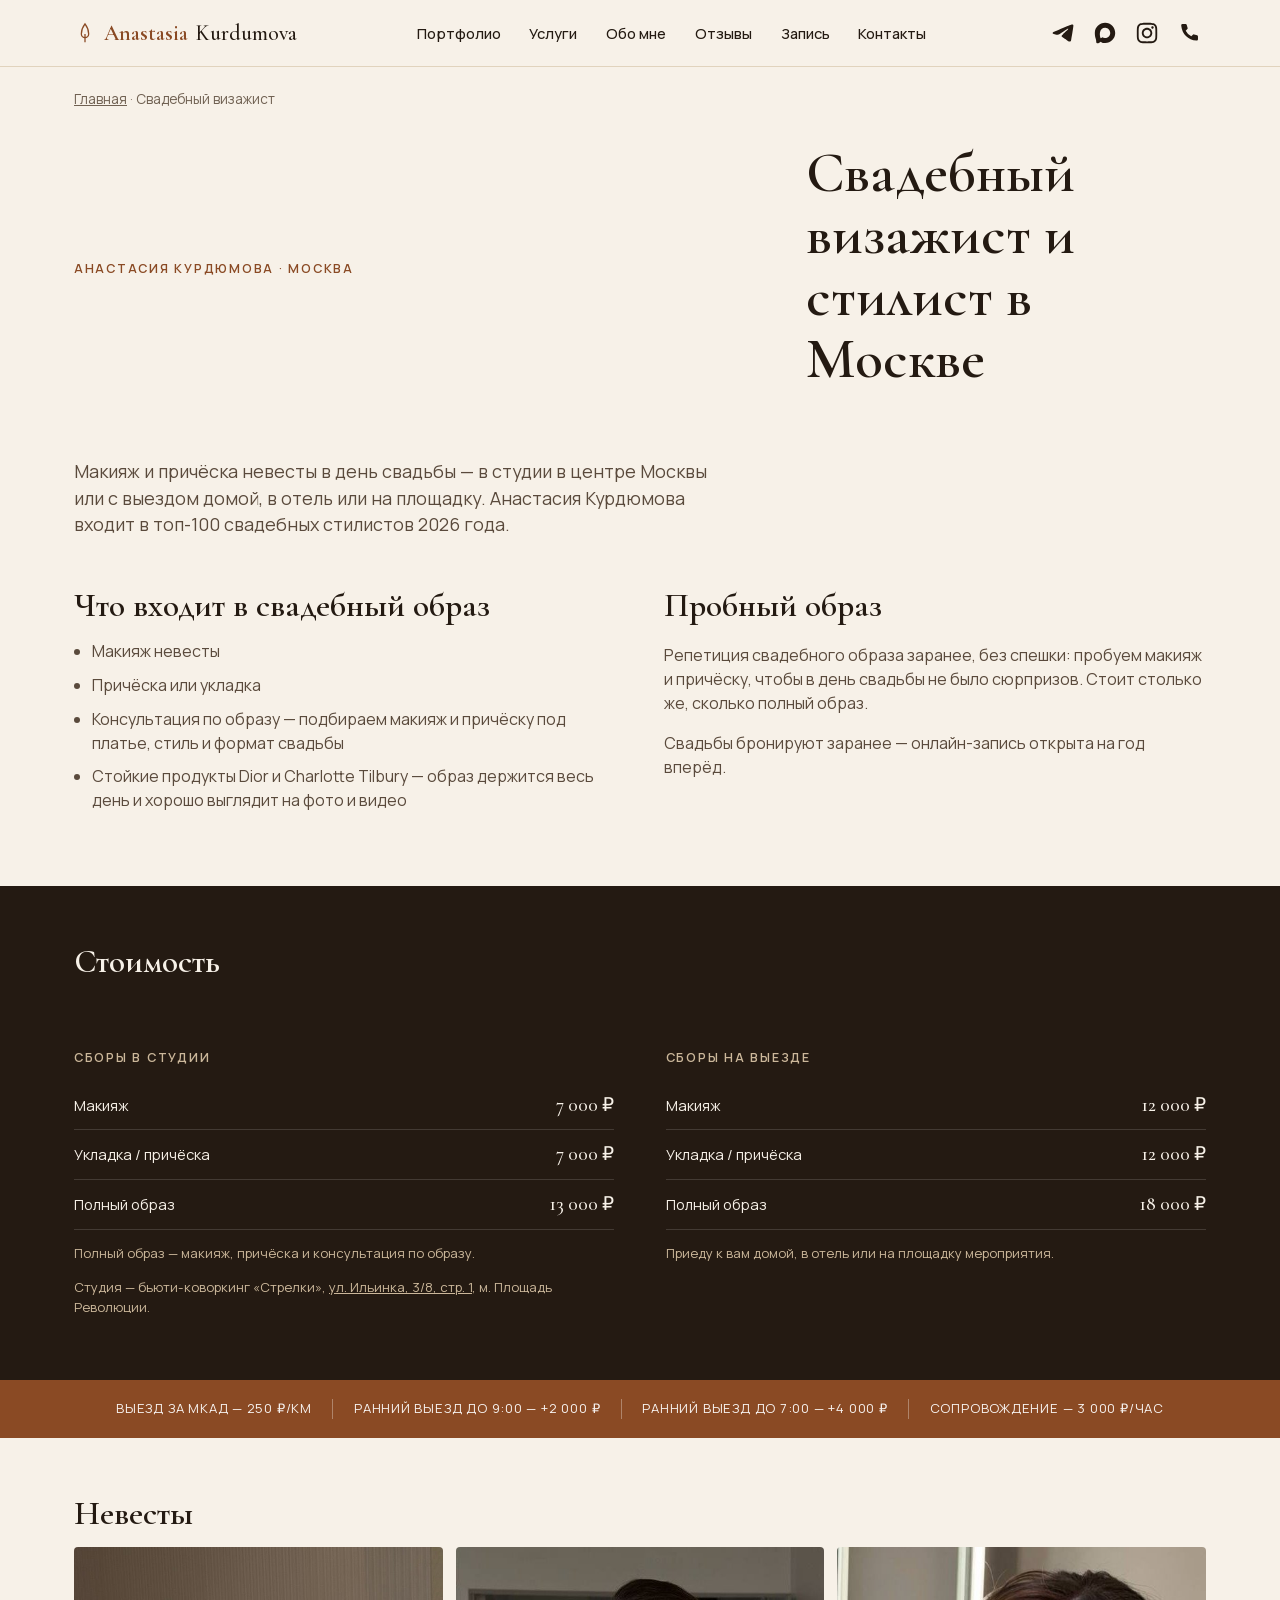
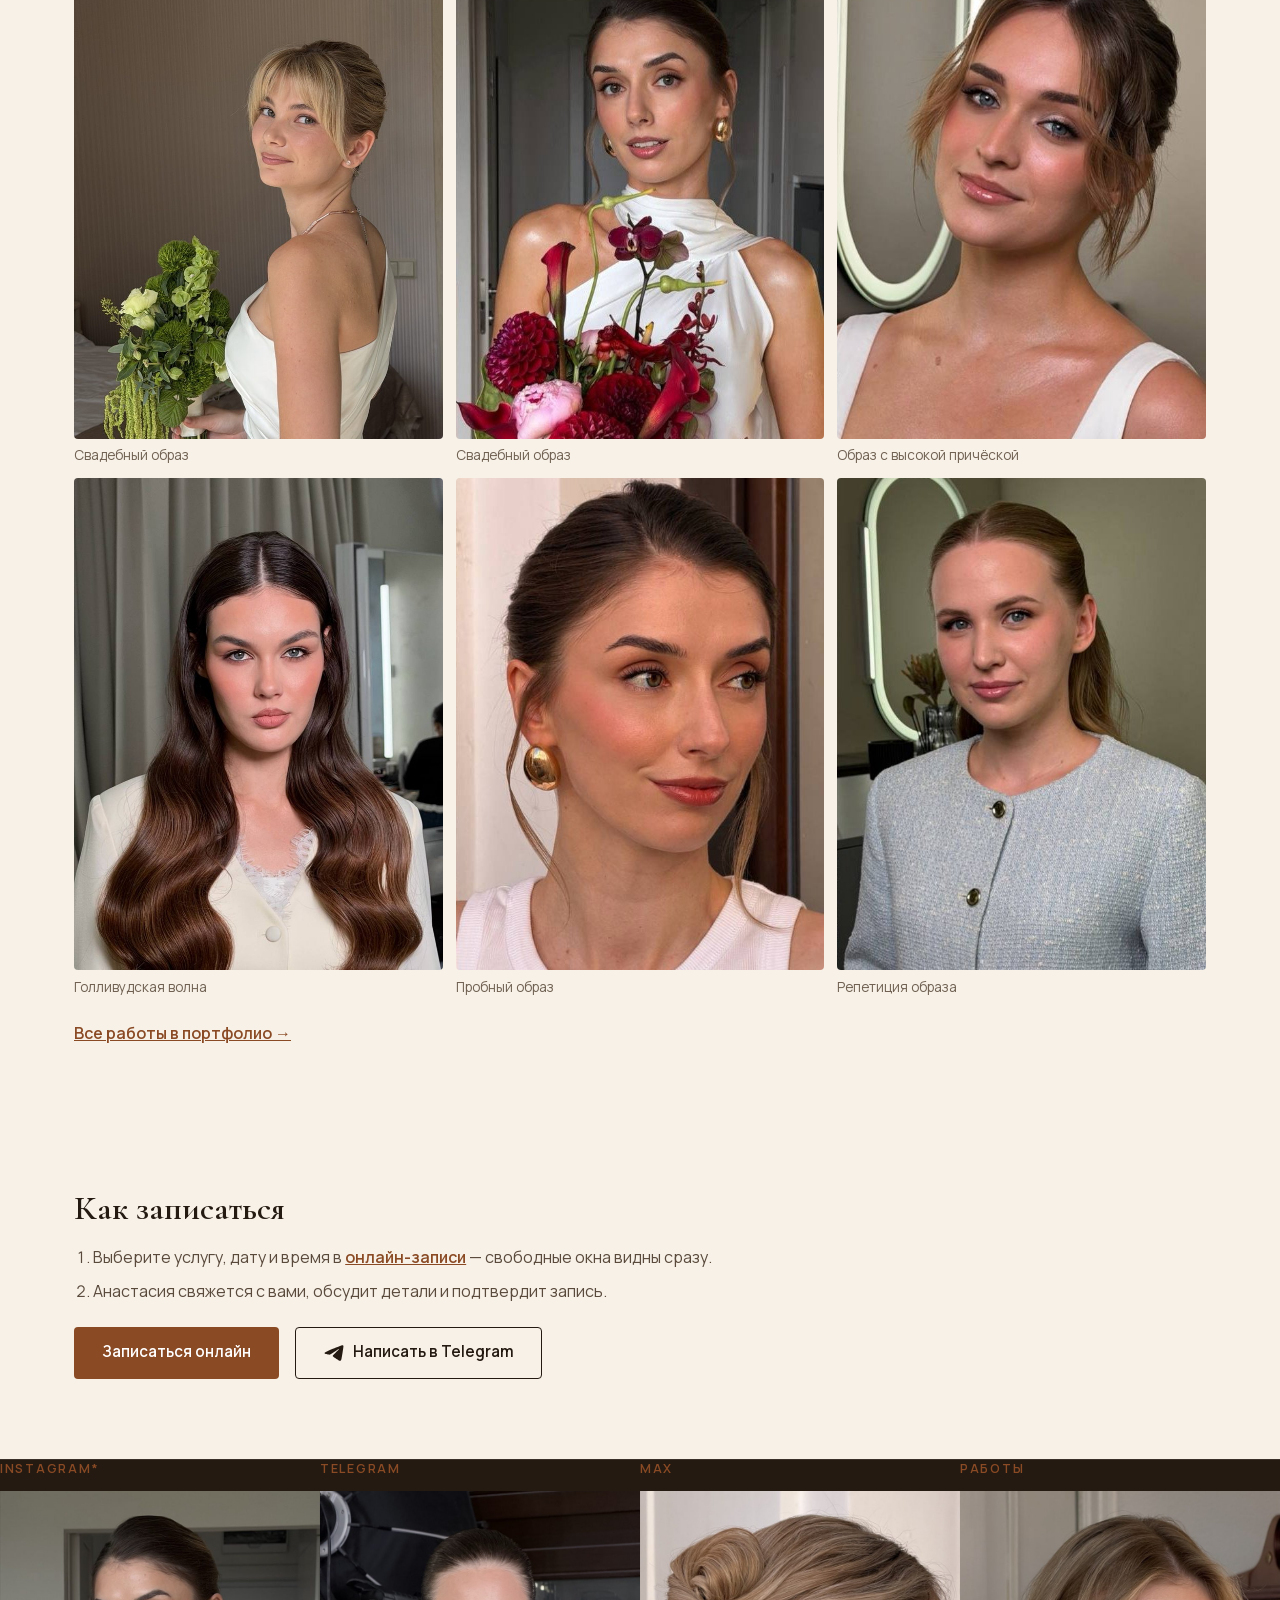
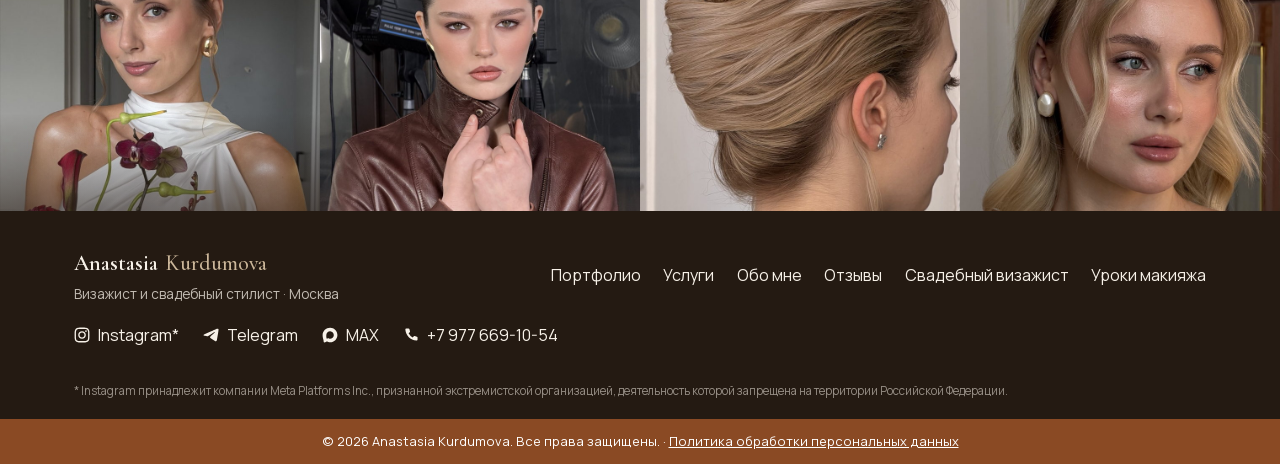
<file: svadebnyj-vizazhist/index.html>
<!DOCTYPE html>
<html lang="ru">
<head>
<meta charset="UTF-8">
<meta name="viewport" content="width=device-width, initial-scale=1.0">
<title>Свадебный визажист в Москве — Анастасия Курдюмова</title>
<meta name="description" content="Свадебный макияж и причёска невесты в Москве: в студии у м. Площадь Революции или с выездом домой, в отель, на площадку. Пробный образ, цены от 13 000 ₽, онлайн-запись.">
<link rel="stylesheet" href="../fonts/fonts.css">
<link rel="stylesheet" href="../css/style.css">
<link rel="canonical" href="https://limegrip.github.io/Makeup-portfolio-site/svadebnyj-vizazhist/">
<link rel="icon" href="../favicon.svg" type="image/svg+xml">
<meta property="og:type" content="website">
<meta property="og:locale" content="ru_RU">
<meta property="og:site_name" content="Анастасия Курдюмова">
<meta property="og:url" content="https://limegrip.github.io/Makeup-portfolio-site/svadebnyj-vizazhist/">
<meta property="og:title" content="Свадебный визажист в Москве — Анастасия Курдюмова">
<meta property="og:description" content="Свадебный макияж и причёска невесты в Москве: в студии у м. Площадь Революции или с выездом домой, в отель, на площадку. Пробный образ, цены от 13 000 ₽, онлайн-запись.">
<meta property="og:image" content="https://limegrip.github.io/Makeup-portfolio-site/images/portfolio/og-cover.jpg">
<meta name="twitter:card" content="summary_large_image">
<script type="application/ld+json">
[
  {
    "@type": "Service",
    "name": "Свадебный образ: макияж и причёска невесты",
    "serviceType": "Свадебный визажист",
    "provider": {
      "@type": "Person",
      "name": "Анастасия Курдюмова",
      "telephone": "+7 977 669-10-54",
      "url": "https://limegrip.github.io/Makeup-portfolio-site/"
    },
    "areaServed": "Москва и Московская область",
    "offers": [
      {
        "@type": "Offer",
        "name": "Полный образ в студии",
        "price": "13000",
        "priceCurrency": "RUB"
      },
      {
        "@type": "Offer",
        "name": "Полный образ с выездом",
        "price": "18000",
        "priceCurrency": "RUB"
      },
      {
        "@type": "Offer",
        "name": "Пробный образ в студии",
        "price": "13000",
        "priceCurrency": "RUB"
      }
    ],
    "@context": "https://schema.org",
    "url": "https://limegrip.github.io/Makeup-portfolio-site/svadebnyj-vizazhist/"
  },
  {
    "@context": "https://schema.org",
    "@type": "BreadcrumbList",
    "itemListElement": [
      {
        "@type": "ListItem",
        "position": 1,
        "name": "Главная",
        "item": "https://limegrip.github.io/Makeup-portfolio-site/"
      },
      {
        "@type": "ListItem",
        "position": 2,
        "name": "Свадебный визажист",
        "item": "https://limegrip.github.io/Makeup-portfolio-site/svadebnyj-vizazhist/"
      }
    ]
  }
]
</script>
</head>
<body>
<!-- Страница собрана из шапки, подвала и цен главной (index.html):
     правите их там — поправьте и здесь. -->

<svg aria-hidden="true" style="position:absolute; width:0; height:0; overflow:hidden;">
  <!-- Иконки одного веса: монохромные силуэты на currentColor, без фирменных плашек -->
  <symbol id="icon-telegram" viewBox="41.5 57.1 138.2 138.2">
    <path fill="currentColor" d="M54.3,118.8c35-15.2,58.3-25.3,70-30.2c33.3-13.9,40.3-16.3,44.8-16.4c1,0,3.2,0.2,4.7,1.4c1.2,1,1.5,2.3,1.7,3.3s0.4,3.1,0.2,4.7c-1.8,19-9.6,65.1-13.6,86.3c-1.7,9-5,12-8.2,12.3c-7,0.6-12.3-4.6-19-9c-10.6-6.9-16.5-11.2-26.8-18c-11.9-7.8-4.2-12.1,2.6-19.1c1.8-1.8,32.5-29.8,33.1-32.3c0.1-0.3,0.1-1.5-0.6-2.1c-0.7-0.6-1.7-0.4-2.5-0.2c-1.1,0.2-17.9,11.4-50.6,33.5c-4.8,3.3-9.1,4.9-13,4.8c-4.3-0.1-12.5-2.4-18.7-4.4c-7.5-2.4-13.5-3.7-13-7.9C45.7,123.3,48.7,121.1,54.3,118.8z"/>
  </symbol>
  <symbol id="icon-max" viewBox="87 89 825 821">
    <path fill="currentColor" fill-rule="evenodd" clip-rule="evenodd" d="M508.211 878.328c-75.007 0-109.864-10.95-170.453-54.75-38.325 49.275-159.686 87.783-164.979 21.9 0-49.456-10.95-91.248-23.36-136.873-14.782-56.21-31.572-118.807-31.572-209.508 0-216.626 177.754-379.597 388.357-379.597 210.785 0 375.947 171.001 375.947 381.604.707 207.346-166.595 376.118-373.94 377.224m3.103-571.585c-102.564-5.292-182.499 65.7-200.201 177.024-14.6 92.162 11.315 204.398 33.397 210.238 10.585 2.555 37.23-18.98 53.837-35.587a189.8 189.8 0 0 0 92.71 33.032c106.273 5.112 197.08-75.794 204.215-181.95 4.154-106.382-77.67-196.486-183.958-202.574Z"/>
  </symbol>
  <symbol id="icon-instagram" viewBox="26 26 212 212">
    <path fill="currentColor" d="M132.3452 33.973c-26.7167 0-30.0696.1167-40.5629.5939-10.4727.4792-17.6212 2.136-23.8762 4.567-6.4701 2.5107-11.9586 5.8693-17.4265 11.3352-5.472 5.464-8.8332 10.9483-11.354 17.4116-2.4389 6.2524-4.099 13.3976-4.5703 23.8585-.4693 10.4854-.5923 13.8379-.5923 40.5348 0 26.697.1189 30.0371.5943 40.5225.4817 10.465 2.1397 17.6082 4.5703 23.8585 2.5147 6.4654 5.8758 11.9497 11.3458 17.4136 5.466 5.468 10.9544 8.8349 17.4204 11.3456 6.259 2.4309 13.4097 4.0877 23.8803 4.567 10.4933.477 13.8441.5938 40.5588.5938 26.7188 0 30.0615-.1167 40.5547-.5939 10.4728-.4792 17.6295-2.136 23.8885-4.567 6.4681-2.5106 11.9484-5.8775 17.4143-11.3455 5.472-5.4639 8.8332-10.9482 11.354-17.4115 2.4183-6.2524 4.0784-13.3976 4.5703-23.8585.4713-10.4854.5943-13.8277.5943-40.5246 0-26.697-.123-30.0473-.5943-40.5328-.4919-10.465-2.152-17.6081-4.5703-23.8584-2.5208-6.4654-5.882-11.9498-11.354-17.4137-5.4721-5.468-10.9442-8.8266-17.4204-11.3353-6.2714-2.4309-13.424-4.0877-23.8967-4.5669-10.4933-.4772-13.8339-.5939-40.5588-.5939zm-8.825 17.7147c2.6193-.0041 5.5418 0 8.825 0 26.2659 0 29.379.0942 39.7513.5652 9.5915.4383 14.7971 2.0397 18.2648 3.3852 4.5908 1.7817 7.8638 3.9116 11.3048 7.3521 3.4431 3.4406 5.5745 6.7173 7.3617 11.3046 1.3465 3.461 2.9512 8.6628 3.3877 18.2472.4714 10.3625.5739 13.4754.5739 39.7095 0 26.234-.1025 29.347-.5739 39.7095-.4386 9.5843-2.0412 14.7861-3.3877 18.2471-1.783 4.5874-3.9186 7.8539-7.3617 11.2923-3.443 3.4406-6.712 5.5704-11.3048 7.3521-3.4636 1.3517-8.6733 2.949-18.2648 3.3873-10.3702.471-13.4854.5734-39.7513.5734-26.2679 0-29.381-.1024-39.7513-.5734-9.5914-.4423-14.797-2.0438-18.2668-3.3893-4.5908-1.7817-7.87-3.9116-11.313-7.3521-3.4431-3.4405-5.5745-6.709-7.3617-11.2985-1.3465-3.461-2.9512-8.6628-3.3877-18.2471-.4714-10.3626-.5657-13.4754-.5657-39.7259 0-26.2504.0943-29.347.5657-39.7095.4386-9.5844 2.0412-14.7861 3.3877-18.2512 1.783-4.5874 3.9186-7.8641 7.3617-11.3046 3.443-3.4406 6.7222-5.5704 11.313-7.3562 3.4677-1.3517 8.6754-2.949 18.2668-3.3894 9.075-.4096 12.5919-.5324 30.9264-.553zm61.3363 16.322c-6.5173 0-11.805 5.2776-11.805 11.792 0 6.5125 5.2877 11.7962 11.805 11.7962 6.5172 0 11.8049-5.2837 11.8049-11.7962 0-6.5124-5.2877-11.796-11.805-11.796zm-52.5113 13.7826c-27.8993 0-50.5191 22.6031-50.5191 50.4817 0 27.8786 22.6198 50.4714 50.5191 50.4714s50.511-22.5928 50.511-50.4714c0-27.8786-22.6137-50.4817-50.513-50.4817zm0 17.7147c18.109 0 32.7914 14.6694 32.7914 32.767 0 18.0956-14.6824 32.767-32.7914 32.767-18.111 0-32.7913-14.6714-32.7913-32.767 0-18.0976 14.6803-32.767 32.7913-32.767z"/>
  </symbol>
  <symbol id="icon-phone" viewBox="0 0 24 24">
    <path fill="currentColor" d="M8.3 2.2a1.3 1.3 0 0 1 1.26.95l.94 3.32a1.3 1.3 0 0 1-.34 1.3L8.4 9.5a13.9 13.9 0 0 0 6.1 6.1l1.73-1.76a1.3 1.3 0 0 1 1.3-.34l3.32.94a1.3 1.3 0 0 1 .95 1.26v3.08c0 .87-.72 1.58-1.59 1.52C10.85 19.62 4.38 13.15 3.5 3.79A1.52 1.52 0 0 1 5.02 2.2z"/>
  </symbol>
</svg>

<header class="site-header" id="top">
  <div class="container header-inner">
    <a href="../" class="logo">
      <svg class="logo-mark" width="22" height="22" viewBox="0 0 24 24" fill="none" aria-hidden="true">
        <path d="M12 2C9 6 8 10 8 13a4 4 0 0 0 8 0c0-3-1-7-4-11Z" stroke="currentColor" stroke-width="1.4"/>
        <path d="M12 22V13" stroke="currentColor" stroke-width="1.4"/>
      </svg>
      Anastasia <span>Kurdumova</span>
    </a>

    <nav class="nav" id="nav">
      <a href="../#portfolio">Портфолио</a>
      <a href="../#services">Услуги</a>
      <a href="../#about">Обо мне</a>
      <a href="../#reviews">Отзывы</a>
      <a href="../#booking">Запись</a>
      <a href="../#contact">Контакты</a>
    </nav>

    <div class="header-actions">
      <a href="https://t.me/NastyaKurdyumova" target="_blank" rel="noopener" aria-label="Telegram">
        <svg class="header-social-icon" aria-hidden="true"><use href="#icon-telegram"></use></svg>
      </a>
      <a href="https://max.ru/u/f9LHodD0cOLhBi33fNEzJmTGlc65yzBXT4VLQVfNH84oaL1QS9gwJpnKSuc" target="_blank" rel="noopener" aria-label="MAX">
        <svg class="header-social-icon" aria-hidden="true"><use href="#icon-max"></use></svg>
      </a>
      <a href="https://www.instagram.com/anastasia.kurdumova/" target="_blank" rel="noopener" aria-label="Instagram">
        <svg class="header-social-icon" aria-hidden="true"><use href="#icon-instagram"></use></svg>
      </a>
      <a href="tel:+79776691054" aria-label="Позвонить">
        <svg class="header-social-icon" aria-hidden="true"><use href="#icon-phone"></use></svg>
      </a>
    </div>

    <button class="burger" id="burger" aria-label="Меню" aria-expanded="false">
      <span></span><span></span><span></span>
    </button>
  </div>
</header>

<main class="lp">
  <nav class="container lp-crumbs" aria-label="Навигация"><a href="../">Главная</a> · <span>Свадебный визажист</span></nav>
  <section class="lp-hero container">
    <p class="eyebrow">Анастасия Курдюмова · Москва</p>
    <h1 class="lp-title">Свадебный визажист и стилист в Москве</h1>
    <p class="lp-lead">Макияж и причёска невесты в день свадьбы — в студии в центре Москвы или с выездом
      домой, в отель или на площадку. Анастасия Курдюмова входит в топ-100 свадебных стилистов 2026 года.</p>
  </section>

  <section class="lp-section container lp-two">
    <div>
      <h2 class="section-title">Что входит в свадебный образ</h2>
      <ul class="lp-list">
        <li>Макияж невесты</li>
        <li>Причёска или укладка</li>
        <li>Консультация по образу — подбираем макияж и причёску под платье, стиль и формат свадьбы</li>
        <li>Стойкие продукты Dior и Charlotte Tilbury — образ держится весь день и хорошо выглядит на фото и видео</li>
      </ul>
    </div>
    <div>
      <h2 class="section-title">Пробный образ</h2>
      <p>Репетиция свадебного образа заранее, без спешки: пробуем макияж и причёску, чтобы в день свадьбы
        не было сюрпризов. Стоит столько же, сколько полный образ.</p>
      <p>Свадьбы бронируют заранее — онлайн-запись открыта на год вперёд.</p>
    </div>
  </section>

  <section class="services lp-prices">
    <div class="container">
      <h2 class="section-title section-title-light">Стоимость</h2>
    </div>
    <div class="container pricing">
      <div class="price-col">
        <p class="eyebrow eyebrow-light">Сборы в студии</p>
        <dl class="price-list">
          <div><dt>Макияж</dt><dd>7 000 ₽</dd></div>
          <div><dt>Укладка / причёска</dt><dd>7 000 ₽</dd></div>
          <div><dt>Полный образ</dt><dd>13 000 ₽</dd></div>
        </dl>
        <p class="price-note">Полный образ — макияж, причёска и консультация по образу.</p>
        <p class="price-note">Студия — бьюти-коворкинг «Стрелки», <a href="https://yandex.ru/maps/?text=%D0%9C%D0%BE%D1%81%D0%BA%D0%B2%D0%B0%2C%20%D1%83%D0%BB.%20%D0%98%D0%BB%D1%8C%D0%B8%D0%BD%D0%BA%D0%B0%2C%203%2F8%D1%811" target="_blank" rel="noopener">ул. Ильинка, 3/8, стр. 1</a>, м. Площадь Революции.</p>
      </div>
      <div class="price-col">
        <p class="eyebrow eyebrow-light">Сборы на выезде</p>
        <dl class="price-list">
          <div><dt>Макияж</dt><dd>12 000 ₽</dd></div>
          <div><dt>Укладка / причёска</dt><dd>12 000 ₽</dd></div>
          <div><dt>Полный образ</dt><dd>18 000 ₽</dd></div>
        </dl>
        <p class="price-note">Приеду к вам домой, в отель или на площадку мероприятия.</p>
      </div>
    </div>
  </section>
  <div class="fact-strip">
    <div class="container fact-strip-inner">
      <span>Выезд за МКАД — 250 ₽/км</span>
      <span>Ранний выезд до 9:00 — +2 000 ₽</span>
      <span>Ранний выезд до 7:00 — +4 000 ₽</span>
      <span>Сопровождение — 3 000 ₽/час</span>
    </div>
  </div>

  <section class="lp-section container">
    <h2 class="section-title">Невесты</h2>
    <div class="lp-gallery">
      <figure><img loading="lazy" decoding="async" src="../images/portfolio/stories/photo-4.jpg" alt="Невеста с букетом, свадебный макияж и причёска"><figcaption>Свадебный образ</figcaption></figure>
      <figure><img loading="lazy" decoding="async" src="../images/portfolio/stories/photo-6.jpg" alt="Невеста с букетом, портрет"><figcaption>Свадебный образ</figcaption></figure>
      <figure><img loading="lazy" decoding="async" src="../images/portfolio/stories/photo-8.jpg" alt="Невеста с высокой причёской"><figcaption>Образ с высокой причёской</figcaption></figure>
      <figure><img loading="lazy" decoding="async" src="../images/portfolio/stories/photo-9.jpg" alt="Невеста с голливудской волной и макияжем в тёплых тонах"><figcaption>Голливудская волна</figcaption></figure>
      <figure><img loading="lazy" decoding="async" src="../images/portfolio/stories/photo-7.jpg" alt="Портрет на пробном образе невесты"><figcaption>Пробный образ</figcaption></figure>
      <figure><img loading="lazy" decoding="async" src="../images/portfolio/stories/everyday-3b.jpg" alt="Репетиция свадебного образа, портрет в три четверти"><figcaption>Репетиция образа</figcaption></figure>
    </div>
    <p class="lp-more"><a href="../#portfolio">Все работы в портфолио →</a></p>
  </section>

  <section class="lp-cta container">
    <h2 class="section-title">Как записаться</h2>
    <ol class="lp-steps">
      <li>Выберите услугу, дату и время в <a href="../#booking">онлайн-записи</a> — свободные окна видны сразу.</li>
      <li>Анастасия свяжется с вами, обсудит детали и подтвердит запись.</li>
    </ol>
    <div class="cta-actions lp-actions">
      <a class="btn btn-primary" href="../#booking">Записаться онлайн</a>
      <a class="btn btn-ghost" href="https://t.me/NastyaKurdyumova" target="_blank" rel="noopener">
        <svg class="btn-icon" aria-hidden="true"><use href="#icon-telegram"></use></svg>
        Написать в Telegram
      </a>
    </div>
  </section>
</main>

<footer class="site-footer">
  <div class="footer-social-strip">
    <a href="https://www.instagram.com/anastasia.kurdumova/" target="_blank" rel="noopener">
      <span class="eyebrow">Instagram*</span>
      <img width="760" height="1351" loading="lazy" decoding="async" src="../images/portfolio/wedding-real.jpg" style="--pos:50% 15%" alt="">
    </a>
    <a href="https://t.me/NastyaKurdyumova" target="_blank" rel="noopener">
      <span class="eyebrow">Telegram</span>
      <img width="760" height="1013" loading="lazy" decoding="async" src="../images/portfolio/evening-real.jpg" style="--pos:50% 20%" alt="">
    </a>
    <a href="https://max.ru/u/f9LHodD0cOLhBi33fNEzJmTGlc65yzBXT4VLQVfNH84oaL1QS9gwJpnKSuc" target="_blank" rel="noopener">
      <span class="eyebrow">MAX</span>
      <img width="760" height="1351" loading="lazy" decoding="async" src="../images/portfolio/hair-real.jpg" style="--pos:50% 36%" alt="">
    </a>
    <a href="https://www.instagram.com/anastasia.kurdumova/" target="_blank" rel="noopener">
      <span class="eyebrow">Работы</span>
      <img width="760" height="1351" loading="lazy" decoding="async" src="../images/portfolio/day-real.jpg" style="--pos:50% 17%" alt="">
    </a>
  </div>

  <div class="container footer-inner">
    <div class="footer-brand">
      <span class="logo">Anastasia <span>Kurdumova</span></span>
      <p>Визажист и свадебный стилист · Москва</p>
    </div>
    <nav class="footer-nav">
      <a href="../#portfolio">Портфолио</a>
      <a href="../#services">Услуги</a>
      <a href="../#about">Обо мне</a>
      <a href="../#reviews">Отзывы</a>
      <a href="../svadebnyj-vizazhist/">Свадебный визажист</a>
      <a href="../uroki-makiyazha/">Уроки макияжа</a>
    </nav>
    <div class="footer-links">
      <a href="https://www.instagram.com/anastasia.kurdumova/" target="_blank" rel="noopener">
        <svg class="footer-icon" aria-hidden="true"><use href="#icon-instagram"></use></svg>
        Instagram*
      </a>
      <a href="https://t.me/NastyaKurdyumova" target="_blank" rel="noopener">
        <svg class="footer-icon" aria-hidden="true"><use href="#icon-telegram"></use></svg>
        Telegram
      </a>
      <a href="https://max.ru/u/f9LHodD0cOLhBi33fNEzJmTGlc65yzBXT4VLQVfNH84oaL1QS9gwJpnKSuc" target="_blank" rel="noopener">
        <svg class="footer-icon" aria-hidden="true"><use href="#icon-max"></use></svg>
        MAX
      </a>
      <a href="tel:+79776691054">
        <svg class="footer-icon" aria-hidden="true"><use href="#icon-phone"></use></svg>
        +7 977 669-10-54
      </a>
    </div>
  </div>
  <p class="footer-disclaimer">* Instagram принадлежит компании Meta Platforms Inc., признанной экстремистской организацией, деятельность которой запрещена на территории Российской Федерации.</p>
  <div class="footer-bar">© 2026 Anastasia Kurdumova. Все права защищены. · <a href="../privacy.html">Политика обработки персональных данных</a></div>
</footer>

<script src="../js/main.js"></script>
</body>
</html>
</file>
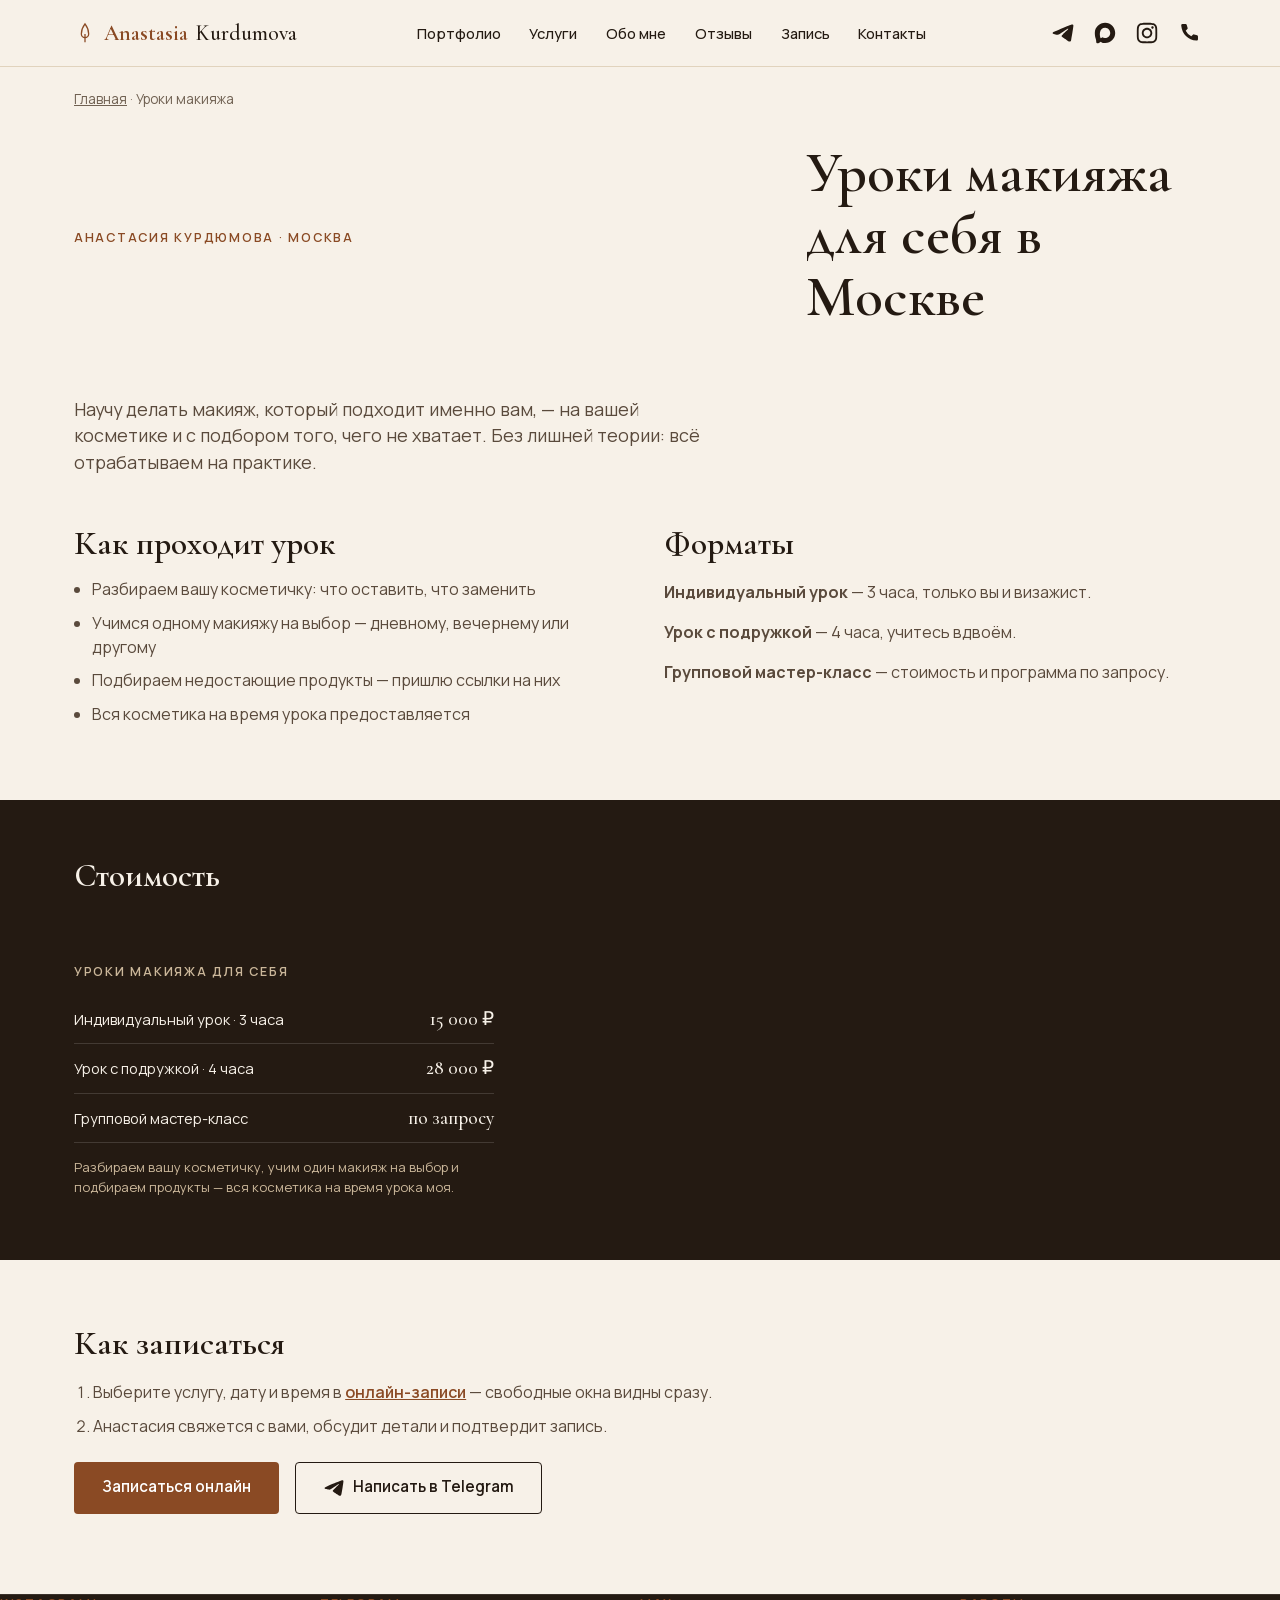
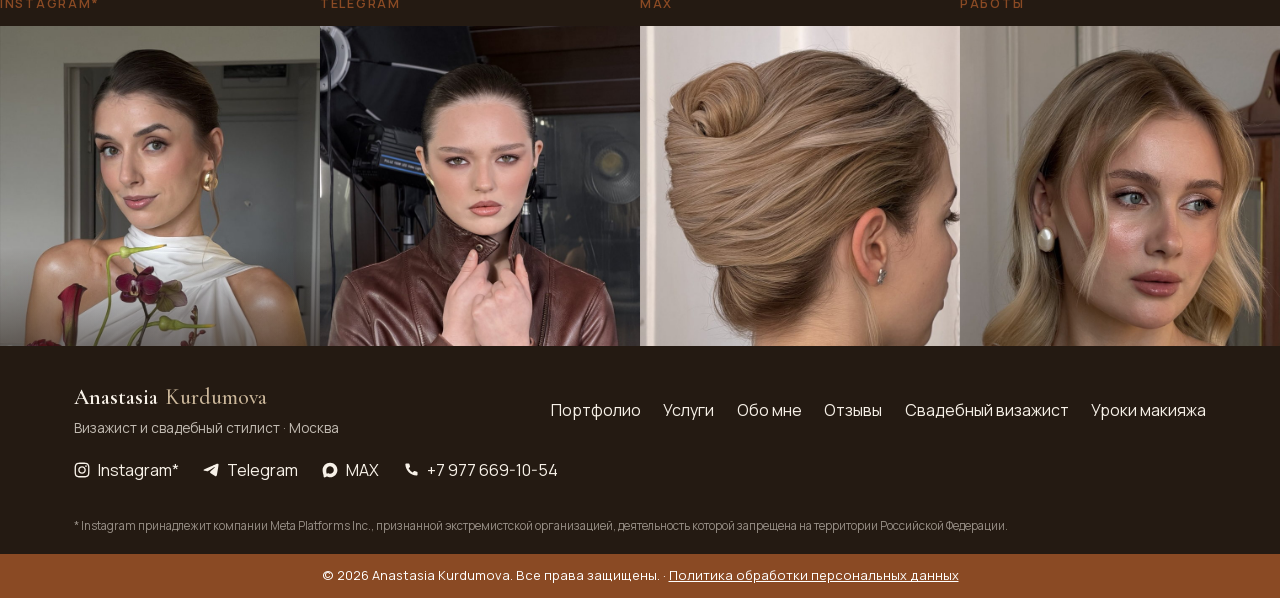
<file: uroki-makiyazha/index.html>
<!DOCTYPE html>
<html lang="ru">
<head>
<meta charset="UTF-8">
<meta name="viewport" content="width=device-width, initial-scale=1.0">
<title>Уроки макияжа для себя в Москве — Анастасия Курдюмова</title>
<meta name="description" content="Индивидуальные уроки макияжа для себя в Москве: разбор косметички, один макияж на выбор, подбор продуктов. Урок 3 часа — 15 000 ₽, с подружкой — 28 000 ₽.">
<link rel="stylesheet" href="../fonts/fonts.css">
<link rel="stylesheet" href="../css/style.css">
<link rel="canonical" href="https://limegrip.github.io/Makeup-portfolio-site/uroki-makiyazha/">
<link rel="icon" href="../favicon.svg" type="image/svg+xml">
<meta property="og:type" content="website">
<meta property="og:locale" content="ru_RU">
<meta property="og:site_name" content="Анастасия Курдюмова">
<meta property="og:url" content="https://limegrip.github.io/Makeup-portfolio-site/uroki-makiyazha/">
<meta property="og:title" content="Уроки макияжа для себя в Москве — Анастасия Курдюмова">
<meta property="og:description" content="Индивидуальные уроки макияжа для себя в Москве: разбор косметички, один макияж на выбор, подбор продуктов. Урок 3 часа — 15 000 ₽, с подружкой — 28 000 ₽.">
<meta property="og:image" content="https://limegrip.github.io/Makeup-portfolio-site/images/portfolio/og-cover.jpg">
<meta name="twitter:card" content="summary_large_image">
<script type="application/ld+json">
[
  {
    "@type": "Service",
    "name": "Уроки макияжа для себя",
    "serviceType": "Обучение макияжу",
    "provider": {
      "@type": "Person",
      "name": "Анастасия Курдюмова",
      "telephone": "+7 977 669-10-54",
      "url": "https://limegrip.github.io/Makeup-portfolio-site/"
    },
    "areaServed": "Москва",
    "offers": [
      {
        "@type": "Offer",
        "name": "Индивидуальный урок, 3 часа",
        "price": "15000",
        "priceCurrency": "RUB"
      },
      {
        "@type": "Offer",
        "name": "Урок с подружкой, 4 часа",
        "price": "28000",
        "priceCurrency": "RUB"
      }
    ],
    "@context": "https://schema.org",
    "url": "https://limegrip.github.io/Makeup-portfolio-site/uroki-makiyazha/"
  },
  {
    "@context": "https://schema.org",
    "@type": "BreadcrumbList",
    "itemListElement": [
      {
        "@type": "ListItem",
        "position": 1,
        "name": "Главная",
        "item": "https://limegrip.github.io/Makeup-portfolio-site/"
      },
      {
        "@type": "ListItem",
        "position": 2,
        "name": "Уроки макияжа",
        "item": "https://limegrip.github.io/Makeup-portfolio-site/uroki-makiyazha/"
      }
    ]
  }
]
</script>
</head>
<body>
<!-- Страница собрана из шапки, подвала и цен главной (index.html):
     правите их там — поправьте и здесь. -->

<svg aria-hidden="true" style="position:absolute; width:0; height:0; overflow:hidden;">
  <!-- Иконки одного веса: монохромные силуэты на currentColor, без фирменных плашек -->
  <symbol id="icon-telegram" viewBox="41.5 57.1 138.2 138.2">
    <path fill="currentColor" d="M54.3,118.8c35-15.2,58.3-25.3,70-30.2c33.3-13.9,40.3-16.3,44.8-16.4c1,0,3.2,0.2,4.7,1.4c1.2,1,1.5,2.3,1.7,3.3s0.4,3.1,0.2,4.7c-1.8,19-9.6,65.1-13.6,86.3c-1.7,9-5,12-8.2,12.3c-7,0.6-12.3-4.6-19-9c-10.6-6.9-16.5-11.2-26.8-18c-11.9-7.8-4.2-12.1,2.6-19.1c1.8-1.8,32.5-29.8,33.1-32.3c0.1-0.3,0.1-1.5-0.6-2.1c-0.7-0.6-1.7-0.4-2.5-0.2c-1.1,0.2-17.9,11.4-50.6,33.5c-4.8,3.3-9.1,4.9-13,4.8c-4.3-0.1-12.5-2.4-18.7-4.4c-7.5-2.4-13.5-3.7-13-7.9C45.7,123.3,48.7,121.1,54.3,118.8z"/>
  </symbol>
  <symbol id="icon-max" viewBox="87 89 825 821">
    <path fill="currentColor" fill-rule="evenodd" clip-rule="evenodd" d="M508.211 878.328c-75.007 0-109.864-10.95-170.453-54.75-38.325 49.275-159.686 87.783-164.979 21.9 0-49.456-10.95-91.248-23.36-136.873-14.782-56.21-31.572-118.807-31.572-209.508 0-216.626 177.754-379.597 388.357-379.597 210.785 0 375.947 171.001 375.947 381.604.707 207.346-166.595 376.118-373.94 377.224m3.103-571.585c-102.564-5.292-182.499 65.7-200.201 177.024-14.6 92.162 11.315 204.398 33.397 210.238 10.585 2.555 37.23-18.98 53.837-35.587a189.8 189.8 0 0 0 92.71 33.032c106.273 5.112 197.08-75.794 204.215-181.95 4.154-106.382-77.67-196.486-183.958-202.574Z"/>
  </symbol>
  <symbol id="icon-instagram" viewBox="26 26 212 212">
    <path fill="currentColor" d="M132.3452 33.973c-26.7167 0-30.0696.1167-40.5629.5939-10.4727.4792-17.6212 2.136-23.8762 4.567-6.4701 2.5107-11.9586 5.8693-17.4265 11.3352-5.472 5.464-8.8332 10.9483-11.354 17.4116-2.4389 6.2524-4.099 13.3976-4.5703 23.8585-.4693 10.4854-.5923 13.8379-.5923 40.5348 0 26.697.1189 30.0371.5943 40.5225.4817 10.465 2.1397 17.6082 4.5703 23.8585 2.5147 6.4654 5.8758 11.9497 11.3458 17.4136 5.466 5.468 10.9544 8.8349 17.4204 11.3456 6.259 2.4309 13.4097 4.0877 23.8803 4.567 10.4933.477 13.8441.5938 40.5588.5938 26.7188 0 30.0615-.1167 40.5547-.5939 10.4728-.4792 17.6295-2.136 23.8885-4.567 6.4681-2.5106 11.9484-5.8775 17.4143-11.3455 5.472-5.4639 8.8332-10.9482 11.354-17.4115 2.4183-6.2524 4.0784-13.3976 4.5703-23.8585.4713-10.4854.5943-13.8277.5943-40.5246 0-26.697-.123-30.0473-.5943-40.5328-.4919-10.465-2.152-17.6081-4.5703-23.8584-2.5208-6.4654-5.882-11.9498-11.354-17.4137-5.4721-5.468-10.9442-8.8266-17.4204-11.3353-6.2714-2.4309-13.424-4.0877-23.8967-4.5669-10.4933-.4772-13.8339-.5939-40.5588-.5939zm-8.825 17.7147c2.6193-.0041 5.5418 0 8.825 0 26.2659 0 29.379.0942 39.7513.5652 9.5915.4383 14.7971 2.0397 18.2648 3.3852 4.5908 1.7817 7.8638 3.9116 11.3048 7.3521 3.4431 3.4406 5.5745 6.7173 7.3617 11.3046 1.3465 3.461 2.9512 8.6628 3.3877 18.2472.4714 10.3625.5739 13.4754.5739 39.7095 0 26.234-.1025 29.347-.5739 39.7095-.4386 9.5843-2.0412 14.7861-3.3877 18.2471-1.783 4.5874-3.9186 7.8539-7.3617 11.2923-3.443 3.4406-6.712 5.5704-11.3048 7.3521-3.4636 1.3517-8.6733 2.949-18.2648 3.3873-10.3702.471-13.4854.5734-39.7513.5734-26.2679 0-29.381-.1024-39.7513-.5734-9.5914-.4423-14.797-2.0438-18.2668-3.3893-4.5908-1.7817-7.87-3.9116-11.313-7.3521-3.4431-3.4405-5.5745-6.709-7.3617-11.2985-1.3465-3.461-2.9512-8.6628-3.3877-18.2471-.4714-10.3626-.5657-13.4754-.5657-39.7259 0-26.2504.0943-29.347.5657-39.7095.4386-9.5844 2.0412-14.7861 3.3877-18.2512 1.783-4.5874 3.9186-7.8641 7.3617-11.3046 3.443-3.4406 6.7222-5.5704 11.313-7.3562 3.4677-1.3517 8.6754-2.949 18.2668-3.3894 9.075-.4096 12.5919-.5324 30.9264-.553zm61.3363 16.322c-6.5173 0-11.805 5.2776-11.805 11.792 0 6.5125 5.2877 11.7962 11.805 11.7962 6.5172 0 11.8049-5.2837 11.8049-11.7962 0-6.5124-5.2877-11.796-11.805-11.796zm-52.5113 13.7826c-27.8993 0-50.5191 22.6031-50.5191 50.4817 0 27.8786 22.6198 50.4714 50.5191 50.4714s50.511-22.5928 50.511-50.4714c0-27.8786-22.6137-50.4817-50.513-50.4817zm0 17.7147c18.109 0 32.7914 14.6694 32.7914 32.767 0 18.0956-14.6824 32.767-32.7914 32.767-18.111 0-32.7913-14.6714-32.7913-32.767 0-18.0976 14.6803-32.767 32.7913-32.767z"/>
  </symbol>
  <symbol id="icon-phone" viewBox="0 0 24 24">
    <path fill="currentColor" d="M8.3 2.2a1.3 1.3 0 0 1 1.26.95l.94 3.32a1.3 1.3 0 0 1-.34 1.3L8.4 9.5a13.9 13.9 0 0 0 6.1 6.1l1.73-1.76a1.3 1.3 0 0 1 1.3-.34l3.32.94a1.3 1.3 0 0 1 .95 1.26v3.08c0 .87-.72 1.58-1.59 1.52C10.85 19.62 4.38 13.15 3.5 3.79A1.52 1.52 0 0 1 5.02 2.2z"/>
  </symbol>
</svg>

<header class="site-header" id="top">
  <div class="container header-inner">
    <a href="../" class="logo">
      <svg class="logo-mark" width="22" height="22" viewBox="0 0 24 24" fill="none" aria-hidden="true">
        <path d="M12 2C9 6 8 10 8 13a4 4 0 0 0 8 0c0-3-1-7-4-11Z" stroke="currentColor" stroke-width="1.4"/>
        <path d="M12 22V13" stroke="currentColor" stroke-width="1.4"/>
      </svg>
      Anastasia <span>Kurdumova</span>
    </a>

    <nav class="nav" id="nav">
      <a href="../#portfolio">Портфолио</a>
      <a href="../#services">Услуги</a>
      <a href="../#about">Обо мне</a>
      <a href="../#reviews">Отзывы</a>
      <a href="../#booking">Запись</a>
      <a href="../#contact">Контакты</a>
    </nav>

    <div class="header-actions">
      <a href="https://t.me/NastyaKurdyumova" target="_blank" rel="noopener" aria-label="Telegram">
        <svg class="header-social-icon" aria-hidden="true"><use href="#icon-telegram"></use></svg>
      </a>
      <a href="https://max.ru/u/f9LHodD0cOLhBi33fNEzJmTGlc65yzBXT4VLQVfNH84oaL1QS9gwJpnKSuc" target="_blank" rel="noopener" aria-label="MAX">
        <svg class="header-social-icon" aria-hidden="true"><use href="#icon-max"></use></svg>
      </a>
      <a href="https://www.instagram.com/anastasia.kurdumova/" target="_blank" rel="noopener" aria-label="Instagram">
        <svg class="header-social-icon" aria-hidden="true"><use href="#icon-instagram"></use></svg>
      </a>
      <a href="tel:+79776691054" aria-label="Позвонить">
        <svg class="header-social-icon" aria-hidden="true"><use href="#icon-phone"></use></svg>
      </a>
    </div>

    <button class="burger" id="burger" aria-label="Меню" aria-expanded="false">
      <span></span><span></span><span></span>
    </button>
  </div>
</header>

<main class="lp">
  <nav class="container lp-crumbs" aria-label="Навигация"><a href="../">Главная</a> · <span>Уроки макияжа</span></nav>
  <section class="lp-hero container">
    <p class="eyebrow">Анастасия Курдюмова · Москва</p>
    <h1 class="lp-title">Уроки макияжа для себя в Москве</h1>
    <p class="lp-lead">Научу делать макияж, который подходит именно вам, — на вашей косметике и с подбором
      того, чего не хватает. Без лишней теории: всё отрабатываем на практике.</p>
  </section>

  <section class="lp-section container lp-two">
    <div>
      <h2 class="section-title">Как проходит урок</h2>
      <ul class="lp-list">
        <li>Разбираем вашу косметичку: что оставить, что заменить</li>
        <li>Учимся одному макияжу на выбор — дневному, вечернему или другому</li>
        <li>Подбираем недостающие продукты — пришлю ссылки на них</li>
        <li>Вся косметика на время урока предоставляется</li>
      </ul>
    </div>
    <div>
      <h2 class="section-title">Форматы</h2>
      <p><b>Индивидуальный урок</b> — 3 часа, только вы и визажист.</p>
      <p><b>Урок с подружкой</b> — 4 часа, учитесь вдвоём.</p>
      <p><b>Групповой мастер-класс</b> — стоимость и программа по запросу.</p>
    </div>
  </section>

  <section class="services lp-prices">
    <div class="container">
      <h2 class="section-title section-title-light">Стоимость</h2>
    </div>
    <div class="container pricing lp-pricing-one">
      <div class="price-col">
        <p class="eyebrow eyebrow-light">Уроки макияжа для себя</p>
        <dl class="price-list">
          <div><dt>Индивидуальный урок · 3 часа</dt><dd>15 000 ₽</dd></div>
          <div><dt>Урок с подружкой · 4 часа</dt><dd>28 000 ₽</dd></div>
          <div><dt>Групповой мастер-класс</dt><dd>по запросу</dd></div>
        </dl>
        <p class="price-note">Разбираем вашу косметичку, учим один макияж на выбор и подбираем
          продукты — вся косметика на время урока моя.</p>
      </div>
    </div>
  </section>

  <section class="lp-cta container">
    <h2 class="section-title">Как записаться</h2>
    <ol class="lp-steps">
      <li>Выберите услугу, дату и время в <a href="../#booking">онлайн-записи</a> — свободные окна видны сразу.</li>
      <li>Анастасия свяжется с вами, обсудит детали и подтвердит запись.</li>
    </ol>
    <div class="cta-actions lp-actions">
      <a class="btn btn-primary" href="../#booking">Записаться онлайн</a>
      <a class="btn btn-ghost" href="https://t.me/NastyaKurdyumova" target="_blank" rel="noopener">
        <svg class="btn-icon" aria-hidden="true"><use href="#icon-telegram"></use></svg>
        Написать в Telegram
      </a>
    </div>
  </section>
</main>

<footer class="site-footer">
  <div class="footer-social-strip">
    <a href="https://www.instagram.com/anastasia.kurdumova/" target="_blank" rel="noopener">
      <span class="eyebrow">Instagram*</span>
      <img width="760" height="1351" loading="lazy" decoding="async" src="../images/portfolio/wedding-real.jpg" style="--pos:50% 15%" alt="">
    </a>
    <a href="https://t.me/NastyaKurdyumova" target="_blank" rel="noopener">
      <span class="eyebrow">Telegram</span>
      <img width="760" height="1013" loading="lazy" decoding="async" src="../images/portfolio/evening-real.jpg" style="--pos:50% 20%" alt="">
    </a>
    <a href="https://max.ru/u/f9LHodD0cOLhBi33fNEzJmTGlc65yzBXT4VLQVfNH84oaL1QS9gwJpnKSuc" target="_blank" rel="noopener">
      <span class="eyebrow">MAX</span>
      <img width="760" height="1351" loading="lazy" decoding="async" src="../images/portfolio/hair-real.jpg" style="--pos:50% 36%" alt="">
    </a>
    <a href="https://www.instagram.com/anastasia.kurdumova/" target="_blank" rel="noopener">
      <span class="eyebrow">Работы</span>
      <img width="760" height="1351" loading="lazy" decoding="async" src="../images/portfolio/day-real.jpg" style="--pos:50% 17%" alt="">
    </a>
  </div>

  <div class="container footer-inner">
    <div class="footer-brand">
      <span class="logo">Anastasia <span>Kurdumova</span></span>
      <p>Визажист и свадебный стилист · Москва</p>
    </div>
    <nav class="footer-nav">
      <a href="../#portfolio">Портфолио</a>
      <a href="../#services">Услуги</a>
      <a href="../#about">Обо мне</a>
      <a href="../#reviews">Отзывы</a>
      <a href="../svadebnyj-vizazhist/">Свадебный визажист</a>
      <a href="../uroki-makiyazha/">Уроки макияжа</a>
    </nav>
    <div class="footer-links">
      <a href="https://www.instagram.com/anastasia.kurdumova/" target="_blank" rel="noopener">
        <svg class="footer-icon" aria-hidden="true"><use href="#icon-instagram"></use></svg>
        Instagram*
      </a>
      <a href="https://t.me/NastyaKurdyumova" target="_blank" rel="noopener">
        <svg class="footer-icon" aria-hidden="true"><use href="#icon-telegram"></use></svg>
        Telegram
      </a>
      <a href="https://max.ru/u/f9LHodD0cOLhBi33fNEzJmTGlc65yzBXT4VLQVfNH84oaL1QS9gwJpnKSuc" target="_blank" rel="noopener">
        <svg class="footer-icon" aria-hidden="true"><use href="#icon-max"></use></svg>
        MAX
      </a>
      <a href="tel:+79776691054">
        <svg class="footer-icon" aria-hidden="true"><use href="#icon-phone"></use></svg>
        +7 977 669-10-54
      </a>
    </div>
  </div>
  <p class="footer-disclaimer">* Instagram принадлежит компании Meta Platforms Inc., признанной экстремистской организацией, деятельность которой запрещена на территории Российской Федерации.</p>
  <div class="footer-bar">© 2026 Anastasia Kurdumova. Все права защищены. · <a href="../privacy.html">Политика обработки персональных данных</a></div>
</footer>

<script src="../js/main.js"></script>
</body>
</html>
</file>
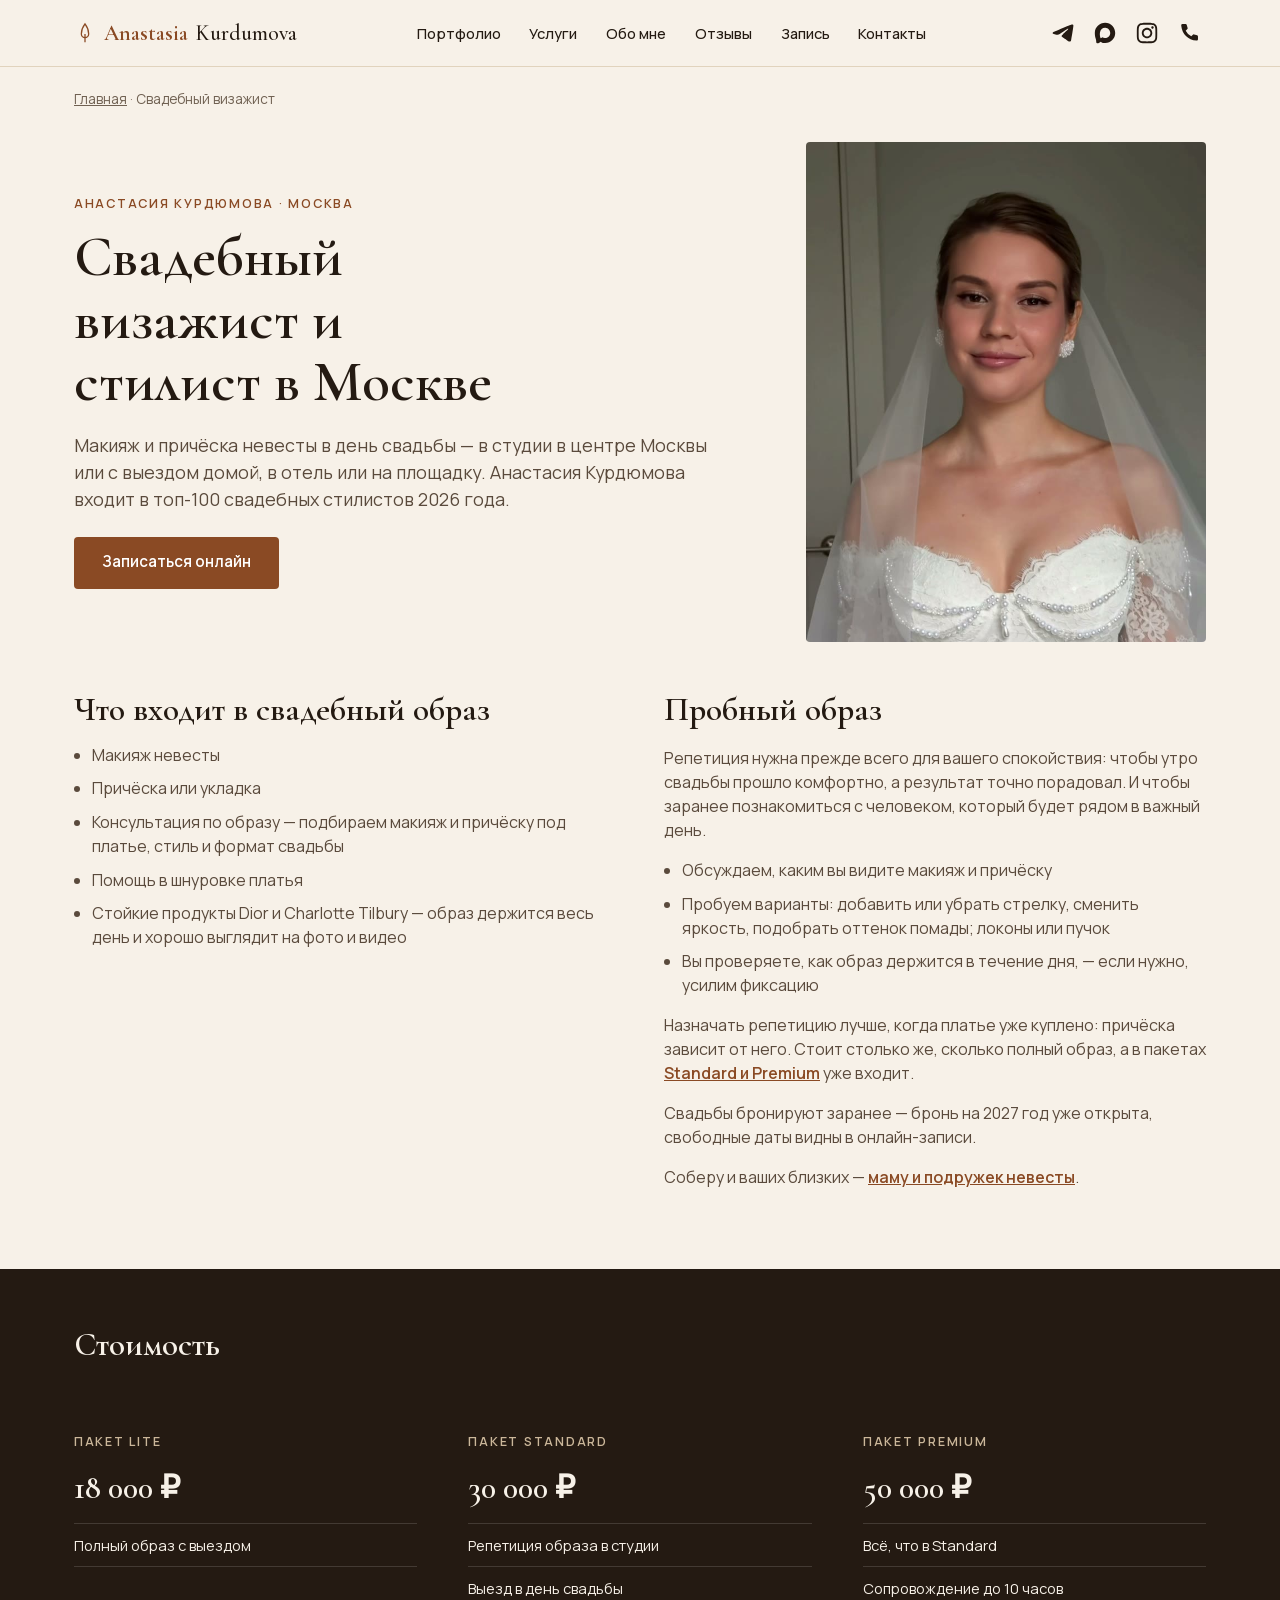
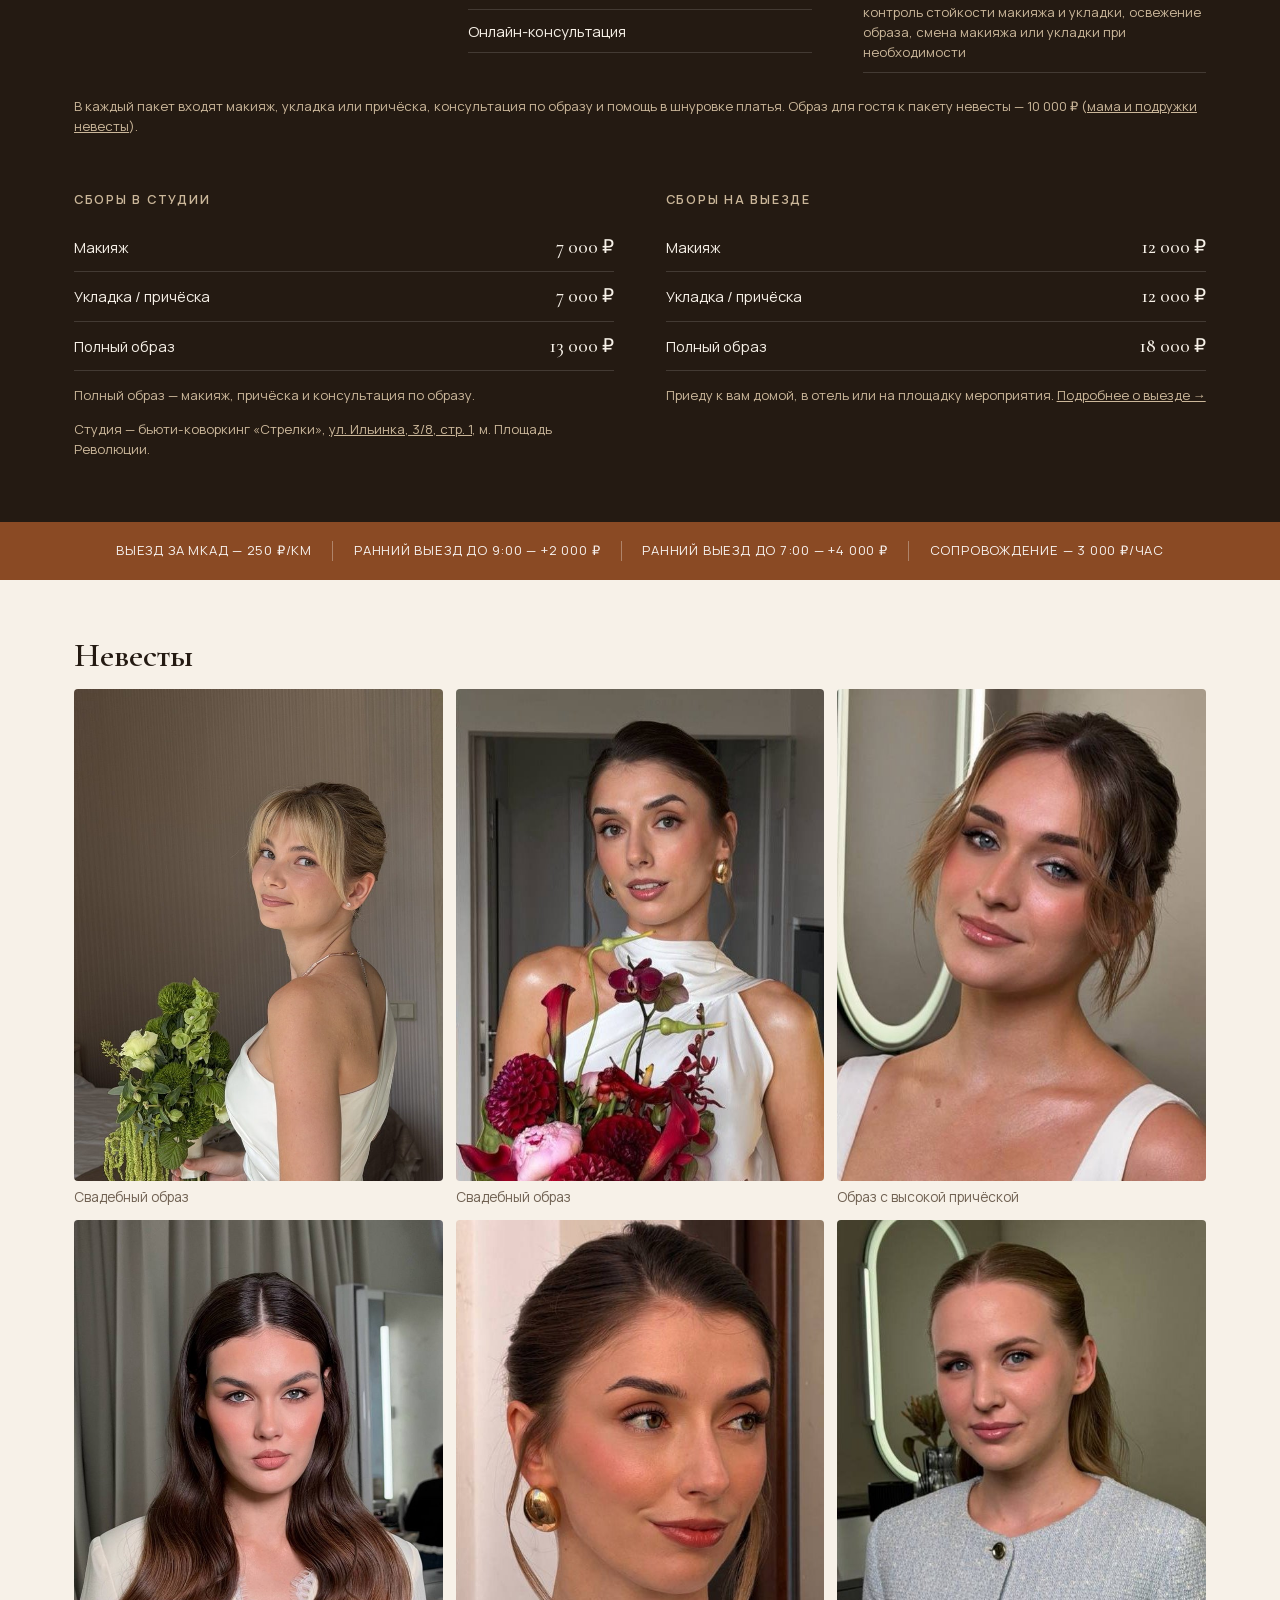
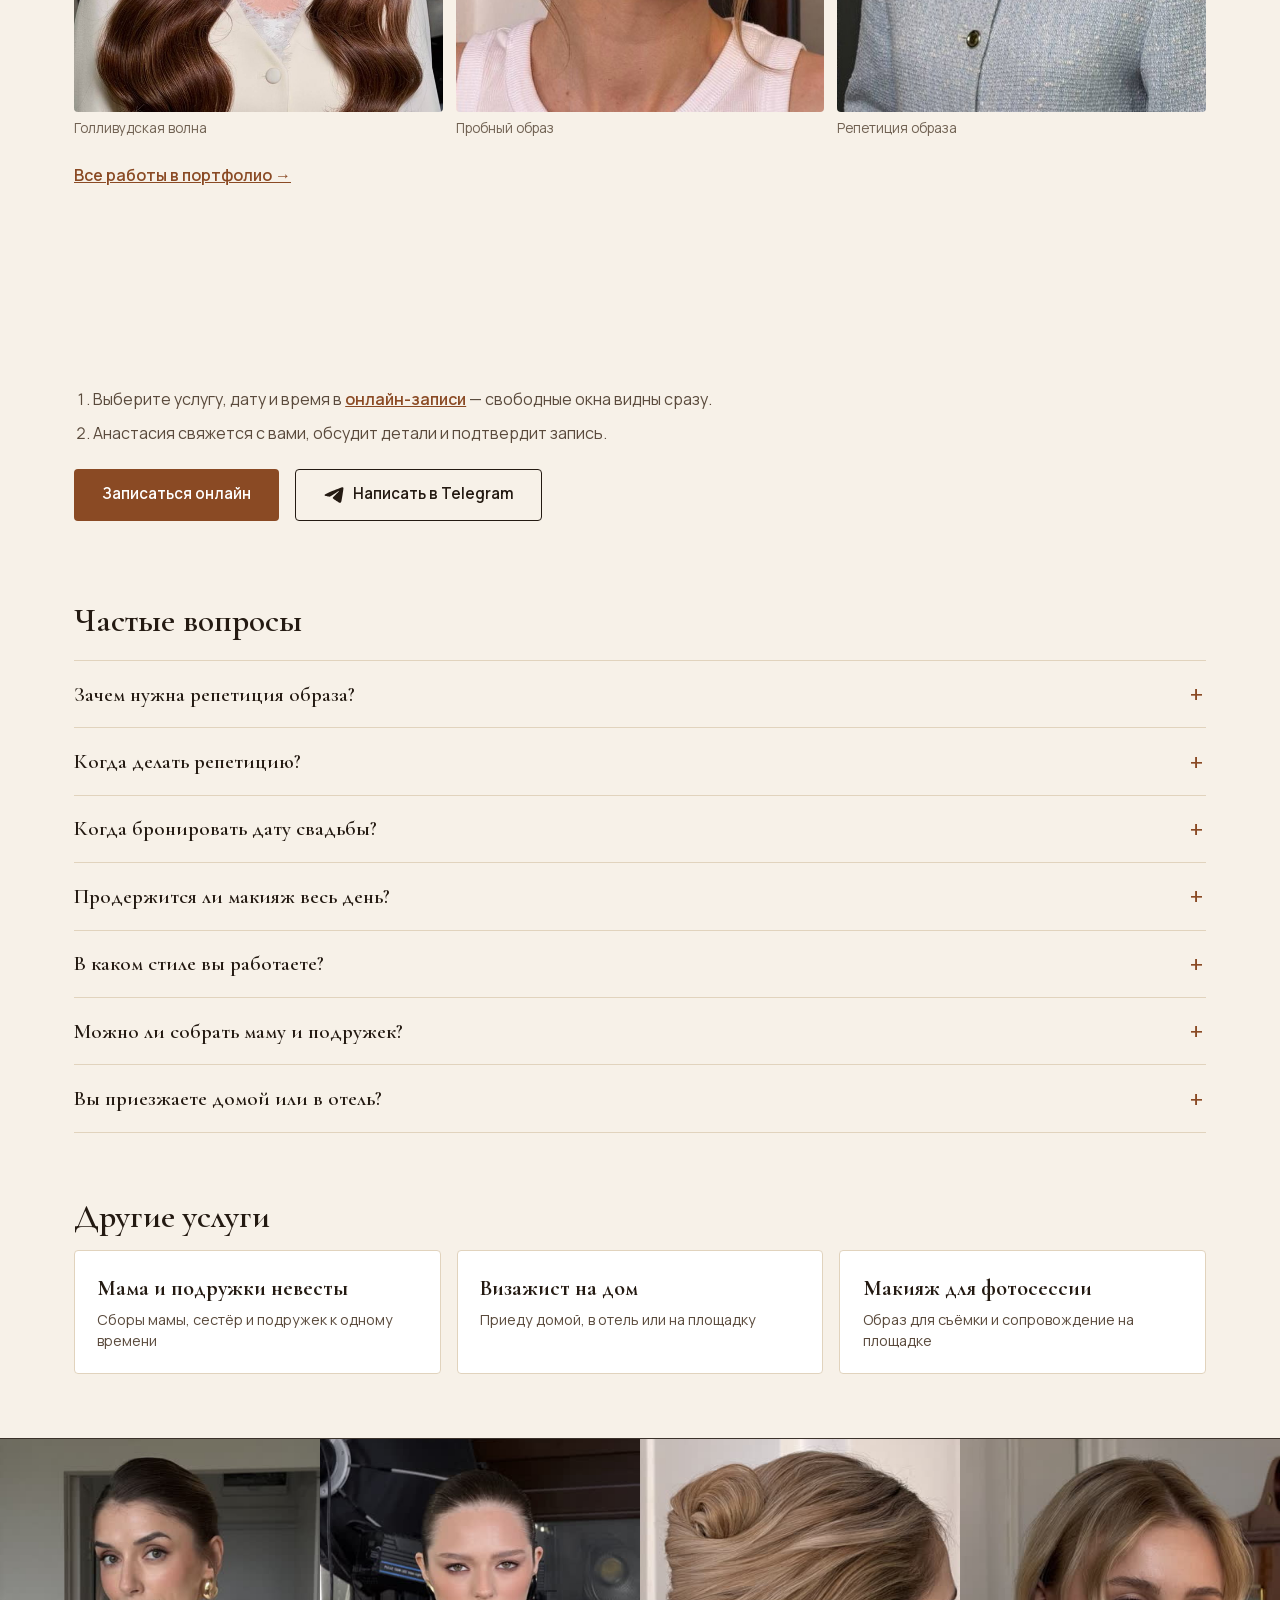
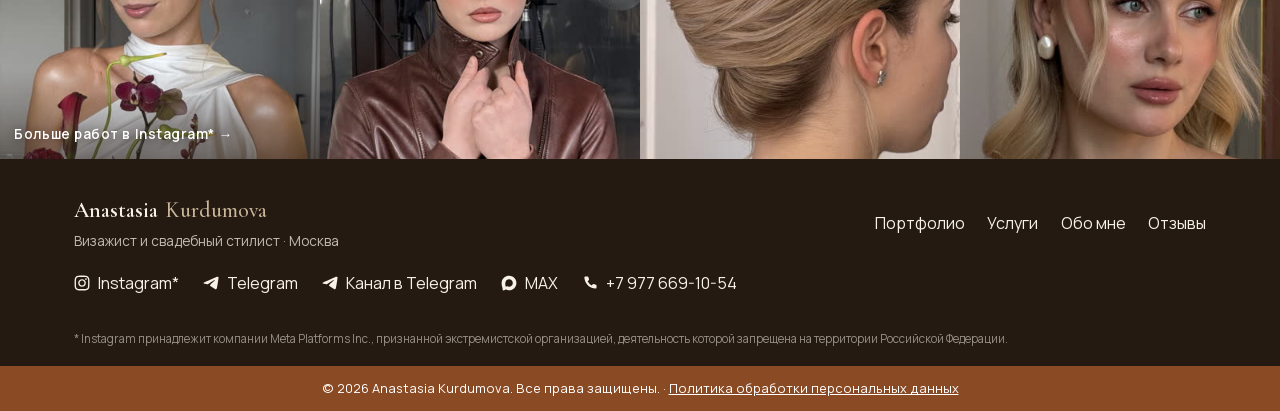
<file: wedding/index.html>
<!DOCTYPE html>
<html lang="ru">
<head>
<meta charset="UTF-8">
<meta name="viewport" content="width=device-width, initial-scale=1.0">
<title>Свадебный визажист в Москве — Анастасия Курдюмова</title>
<meta name="description" content="Свадебный макияж и причёска невесты в Москве: в студии у м. Площадь Революции или с выездом домой, в отель, на площадку. Пробный образ, цены от 13 000 ₽, онлайн-запись.">
<link rel="stylesheet" href="../fonts/fonts.css">
<link rel="stylesheet" href="../css/style.css">
<link rel="canonical" href="https://limegrip.github.io/Makeup-portfolio-site/wedding/">
<link rel="icon" href="../favicon.svg" type="image/svg+xml">
<meta property="og:type" content="website">
<meta property="og:locale" content="ru_RU">
<meta property="og:site_name" content="Анастасия Курдюмова">
<meta property="og:url" content="https://limegrip.github.io/Makeup-portfolio-site/wedding/">
<meta property="og:title" content="Свадебный визажист в Москве — Анастасия Курдюмова">
<meta property="og:description" content="Свадебный макияж и причёска невесты в Москве: в студии у м. Площадь Революции или с выездом домой, в отель, на площадку. Пробный образ, цены от 13 000 ₽, онлайн-запись.">
<meta property="og:image" content="https://limegrip.github.io/Makeup-portfolio-site/images/portfolio/og-cover.jpg">
<meta name="twitter:card" content="summary_large_image">
<script type="application/ld+json">
[
  {
    "@type": "Service",
    "name": "Свадебный образ: макияж и причёска невесты",
    "serviceType": "Свадебный визажист",
    "provider": {
      "@type": "Person",
      "name": "Анастасия Курдюмова",
      "telephone": "+7 977 669-10-54",
      "url": "https://limegrip.github.io/Makeup-portfolio-site/"
    },
    "areaServed": "Москва и Московская область",
    "offers": [
      {
        "@type": "Offer",
        "name": "Полный образ в студии",
        "price": "13000",
        "priceCurrency": "RUB"
      },
      {
        "@type": "Offer",
        "name": "Полный образ с выездом",
        "price": "18000",
        "priceCurrency": "RUB"
      },
      {
        "@type": "Offer",
        "name": "Пробный образ в студии",
        "price": "13000",
        "priceCurrency": "RUB"
      },
      {
        "@type": "Offer",
        "name": "Свадебный пакет Lite: полный образ с выездом",
        "price": "18000",
        "priceCurrency": "RUB"
      },
      {
        "@type": "Offer",
        "name": "Свадебный пакет Standard: репетиция в студии, выезд в день свадьбы, онлайн-консультация",
        "price": "30000",
        "priceCurrency": "RUB"
      },
      {
        "@type": "Offer",
        "name": "Свадебный пакет Premium: Standard и сопровождение до 10 часов",
        "price": "50000",
        "priceCurrency": "RUB"
      },
      {
        "@type": "Offer",
        "name": "Образ для гостя к свадебному пакету",
        "price": "10000",
        "priceCurrency": "RUB"
      }
    ],
    "@context": "https://schema.org",
    "url": "https://limegrip.github.io/Makeup-portfolio-site/wedding/"
  },
  {
    "@context": "https://schema.org",
    "@type": "BreadcrumbList",
    "itemListElement": [
      {
        "@type": "ListItem",
        "position": 1,
        "name": "Главная",
        "item": "https://limegrip.github.io/Makeup-portfolio-site/"
      },
      {
        "@type": "ListItem",
        "position": 2,
        "name": "Свадебный визажист",
        "item": "https://limegrip.github.io/Makeup-portfolio-site/wedding/"
      }
    ]
  },
  {
    "@context": "https://schema.org",
    "@type": "FAQPage",
    "mainEntity": [
      {
        "@type": "Question",
        "name": "Зачем нужна репетиция образа?",
        "acceptedAnswer": {
          "@type": "Answer",
          "text": "Прежде всего для вашего спокойствия: на репетиции мы пробуем варианты макияжа и причёски и проверяем стойкость, а вы заранее знакомитесь с человеком, который будет рядом в важный день. Утром свадьбы остаётся только повторить выбранный образ."
        }
      },
      {
        "@type": "Question",
        "name": "Когда делать репетицию?",
        "acceptedAnswer": {
          "@type": "Answer",
          "text": "Когда платье уже куплено: причёска и весь образ зависят от его фасона и выреза."
        }
      },
      {
        "@type": "Question",
        "name": "Когда бронировать дату свадьбы?",
        "acceptedAnswer": {
          "@type": "Answer",
          "text": "Чем раньше, тем лучше: в сезон выходные расписаны плотно. Бронь на 2027 год уже открыта — свободные даты видны в онлайн-записи на год вперёд."
        }
      },
      {
        "@type": "Question",
        "name": "Продержится ли макияж весь день?",
        "acceptedAnswer": {
          "@type": "Answer",
          "text": "Да. Работаю на стойких продуктах Dior и Charlotte Tilbury, а на репетиции можно проверить образ в течение дня. Невесты пишут, что макияж и причёска держались до конца вечера — даже после фотосессии на улице и под дождём."
        }
      },
      {
        "@type": "Question",
        "name": "В каком стиле вы работаете?",
        "acceptedAnswer": {
          "@type": "Answer",
          "text": "Мой стиль — лёгкий, деликатный, естественный. Я опираюсь не только на технику, но и на интуицию: чувствую состояние невесты и создаю образ, который совпадает с её ощущением себя. А детали — стрелку, яркость, оттенок помады — подстраиваем по вашему запросу."
        }
      },
      {
        "@type": "Question",
        "name": "Можно ли собрать маму и подружек?",
        "acceptedAnswer": {
          "@type": "Answer",
          "text": "Да, соберу всех к одному времени — дома, в отеле или в студии. Если невеста берёт свадебный пакет, образ для гостя стоит 10 000 ₽."
        }
      },
      {
        "@type": "Question",
        "name": "Вы приезжаете домой или в отель?",
        "acceptedAnswer": {
          "@type": "Answer",
          "text": "Да: домой, в отель или на площадку по Москве и области. Выезд за МКАД — 250 ₽/км, ранние сборы до 9:00 и до 7:00 — с доплатой."
        }
      }
    ]
  }
]
</script>
</head>
<body>
<!-- Страница собрана из шапки, подвала и цен главной (index.html):
     правите их там — поправьте и здесь. -->

<svg aria-hidden="true" style="position:absolute; width:0; height:0; overflow:hidden;">
  <!-- Иконки одного веса: монохромные силуэты на currentColor, без фирменных плашек -->
  <symbol id="icon-telegram" viewBox="41.5 57.1 138.2 138.2">
    <path fill="currentColor" d="M54.3,118.8c35-15.2,58.3-25.3,70-30.2c33.3-13.9,40.3-16.3,44.8-16.4c1,0,3.2,0.2,4.7,1.4c1.2,1,1.5,2.3,1.7,3.3s0.4,3.1,0.2,4.7c-1.8,19-9.6,65.1-13.6,86.3c-1.7,9-5,12-8.2,12.3c-7,0.6-12.3-4.6-19-9c-10.6-6.9-16.5-11.2-26.8-18c-11.9-7.8-4.2-12.1,2.6-19.1c1.8-1.8,32.5-29.8,33.1-32.3c0.1-0.3,0.1-1.5-0.6-2.1c-0.7-0.6-1.7-0.4-2.5-0.2c-1.1,0.2-17.9,11.4-50.6,33.5c-4.8,3.3-9.1,4.9-13,4.8c-4.3-0.1-12.5-2.4-18.7-4.4c-7.5-2.4-13.5-3.7-13-7.9C45.7,123.3,48.7,121.1,54.3,118.8z"/>
  </symbol>
  <symbol id="icon-max" viewBox="87 89 825 821">
    <path fill="currentColor" fill-rule="evenodd" clip-rule="evenodd" d="M508.211 878.328c-75.007 0-109.864-10.95-170.453-54.75-38.325 49.275-159.686 87.783-164.979 21.9 0-49.456-10.95-91.248-23.36-136.873-14.782-56.21-31.572-118.807-31.572-209.508 0-216.626 177.754-379.597 388.357-379.597 210.785 0 375.947 171.001 375.947 381.604.707 207.346-166.595 376.118-373.94 377.224m3.103-571.585c-102.564-5.292-182.499 65.7-200.201 177.024-14.6 92.162 11.315 204.398 33.397 210.238 10.585 2.555 37.23-18.98 53.837-35.587a189.8 189.8 0 0 0 92.71 33.032c106.273 5.112 197.08-75.794 204.215-181.95 4.154-106.382-77.67-196.486-183.958-202.574Z"/>
  </symbol>
  <symbol id="icon-instagram" viewBox="26 26 212 212">
    <path fill="currentColor" d="M132.3452 33.973c-26.7167 0-30.0696.1167-40.5629.5939-10.4727.4792-17.6212 2.136-23.8762 4.567-6.4701 2.5107-11.9586 5.8693-17.4265 11.3352-5.472 5.464-8.8332 10.9483-11.354 17.4116-2.4389 6.2524-4.099 13.3976-4.5703 23.8585-.4693 10.4854-.5923 13.8379-.5923 40.5348 0 26.697.1189 30.0371.5943 40.5225.4817 10.465 2.1397 17.6082 4.5703 23.8585 2.5147 6.4654 5.8758 11.9497 11.3458 17.4136 5.466 5.468 10.9544 8.8349 17.4204 11.3456 6.259 2.4309 13.4097 4.0877 23.8803 4.567 10.4933.477 13.8441.5938 40.5588.5938 26.7188 0 30.0615-.1167 40.5547-.5939 10.4728-.4792 17.6295-2.136 23.8885-4.567 6.4681-2.5106 11.9484-5.8775 17.4143-11.3455 5.472-5.4639 8.8332-10.9482 11.354-17.4115 2.4183-6.2524 4.0784-13.3976 4.5703-23.8585.4713-10.4854.5943-13.8277.5943-40.5246 0-26.697-.123-30.0473-.5943-40.5328-.4919-10.465-2.152-17.6081-4.5703-23.8584-2.5208-6.4654-5.882-11.9498-11.354-17.4137-5.4721-5.468-10.9442-8.8266-17.4204-11.3353-6.2714-2.4309-13.424-4.0877-23.8967-4.5669-10.4933-.4772-13.8339-.5939-40.5588-.5939zm-8.825 17.7147c2.6193-.0041 5.5418 0 8.825 0 26.2659 0 29.379.0942 39.7513.5652 9.5915.4383 14.7971 2.0397 18.2648 3.3852 4.5908 1.7817 7.8638 3.9116 11.3048 7.3521 3.4431 3.4406 5.5745 6.7173 7.3617 11.3046 1.3465 3.461 2.9512 8.6628 3.3877 18.2472.4714 10.3625.5739 13.4754.5739 39.7095 0 26.234-.1025 29.347-.5739 39.7095-.4386 9.5843-2.0412 14.7861-3.3877 18.2471-1.783 4.5874-3.9186 7.8539-7.3617 11.2923-3.443 3.4406-6.712 5.5704-11.3048 7.3521-3.4636 1.3517-8.6733 2.949-18.2648 3.3873-10.3702.471-13.4854.5734-39.7513.5734-26.2679 0-29.381-.1024-39.7513-.5734-9.5914-.4423-14.797-2.0438-18.2668-3.3893-4.5908-1.7817-7.87-3.9116-11.313-7.3521-3.4431-3.4405-5.5745-6.709-7.3617-11.2985-1.3465-3.461-2.9512-8.6628-3.3877-18.2471-.4714-10.3626-.5657-13.4754-.5657-39.7259 0-26.2504.0943-29.347.5657-39.7095.4386-9.5844 2.0412-14.7861 3.3877-18.2512 1.783-4.5874 3.9186-7.8641 7.3617-11.3046 3.443-3.4406 6.7222-5.5704 11.313-7.3562 3.4677-1.3517 8.6754-2.949 18.2668-3.3894 9.075-.4096 12.5919-.5324 30.9264-.553zm61.3363 16.322c-6.5173 0-11.805 5.2776-11.805 11.792 0 6.5125 5.2877 11.7962 11.805 11.7962 6.5172 0 11.8049-5.2837 11.8049-11.7962 0-6.5124-5.2877-11.796-11.805-11.796zm-52.5113 13.7826c-27.8993 0-50.5191 22.6031-50.5191 50.4817 0 27.8786 22.6198 50.4714 50.5191 50.4714s50.511-22.5928 50.511-50.4714c0-27.8786-22.6137-50.4817-50.513-50.4817zm0 17.7147c18.109 0 32.7914 14.6694 32.7914 32.767 0 18.0956-14.6824 32.767-32.7914 32.767-18.111 0-32.7913-14.6714-32.7913-32.767 0-18.0976 14.6803-32.767 32.7913-32.767z"/>
  </symbol>
  <symbol id="icon-phone" viewBox="0 0 24 24">
    <path fill="currentColor" d="M8.3 2.2a1.3 1.3 0 0 1 1.26.95l.94 3.32a1.3 1.3 0 0 1-.34 1.3L8.4 9.5a13.9 13.9 0 0 0 6.1 6.1l1.73-1.76a1.3 1.3 0 0 1 1.3-.34l3.32.94a1.3 1.3 0 0 1 .95 1.26v3.08c0 .87-.72 1.58-1.59 1.52C10.85 19.62 4.38 13.15 3.5 3.79A1.52 1.52 0 0 1 5.02 2.2z"/>
  </symbol>
</svg>

<header class="site-header" id="top">
  <div class="container header-inner">
    <a href="../" class="logo">
      <svg class="logo-mark" width="22" height="22" viewBox="0 0 24 24" fill="none" aria-hidden="true">
        <path d="M12 2C9 6 8 10 8 13a4 4 0 0 0 8 0c0-3-1-7-4-11Z" stroke="currentColor" stroke-width="1.4"/>
        <path d="M12 22V13" stroke="currentColor" stroke-width="1.4"/>
      </svg>
      Anastasia <span>Kurdumova</span>
    </a>

    <nav class="nav" id="nav">
      <a href="../#portfolio">Портфолио</a>
      <a href="../#services">Услуги</a>
      <a href="../#about">Обо мне</a>
      <a href="../#reviews">Отзывы</a>
      <a href="../#booking">Запись</a>
      <a href="../#contact">Контакты</a>
    </nav>

    <div class="header-actions">
      <a href="https://t.me/NastyaKurdyumova" target="_blank" rel="noopener" aria-label="Telegram">
        <svg class="header-social-icon" aria-hidden="true"><use href="#icon-telegram"></use></svg>
      </a>
      <a href="https://max.ru/u/f9LHodD0cOLhBi33fNEzJmTGlc65yzBXT4VLQVfNH84oaL1QS9gwJpnKSuc" target="_blank" rel="noopener" aria-label="MAX">
        <svg class="header-social-icon" aria-hidden="true"><use href="#icon-max"></use></svg>
      </a>
      <a href="https://www.instagram.com/anastasia.kurdumova/" target="_blank" rel="noopener" aria-label="Instagram">
        <svg class="header-social-icon" aria-hidden="true"><use href="#icon-instagram"></use></svg>
      </a>
      <a href="tel:+79776691054" aria-label="Позвонить">
        <svg class="header-social-icon" aria-hidden="true"><use href="#icon-phone"></use></svg>
      </a>
    </div>

    <button class="burger" id="burger" aria-label="Меню" aria-expanded="false">
      <span></span><span></span><span></span>
    </button>
  </div>
</header>

<main class="lp">
  <nav class="container lp-crumbs" aria-label="Навигация"><a href="../">Главная</a> · <span>Свадебный визажист</span></nav>
  <section class="lp-hero container">
    <div>
      <p class="eyebrow">Анастасия Курдюмова · Москва</p>
      <h1 class="lp-title">Свадебный визажист и стилист в Москве</h1>
      <p class="lp-lead">Макияж и причёска невесты в день свадьбы — в студии в центре Москвы или с выездом
        домой, в отель или на площадку. Анастасия Курдюмова входит в топ-100 свадебных стилистов 2026 года.</p>
      <div class="cta-actions lp-actions">
        <a class="btn btn-primary" href="../?service=wedding#booking">Записаться онлайн</a>
      </div>
    </div>
    <img class="lp-hero-img" width="720" height="1280" fetchpriority="high" decoding="async" src="../images/portfolio/stories/wedding-4.jpg" style="--pos:50% 22%" alt="Невеста в фате: свадебный макияж и причёска">
  </section>

  <section class="lp-section container lp-two">
    <div>
      <h2 class="section-title">Что входит в свадебный образ</h2>
      <ul class="lp-list">
        <li>Макияж невесты</li>
        <li>Причёска или укладка</li>
        <li>Консультация по образу — подбираем макияж и причёску под платье, стиль и формат свадьбы</li>
        <li>Помощь в шнуровке платья</li>
        <li>Стойкие продукты Dior и Charlotte Tilbury — образ держится весь день и хорошо выглядит на фото и видео</li>
      </ul>
    </div>
    <div>
      <h2 class="section-title" id="trial">Пробный образ</h2>
      <p>Репетиция нужна прежде всего для вашего спокойствия: чтобы утро свадьбы прошло комфортно, а результат
        точно порадовал. И чтобы заранее познакомиться с человеком, который будет рядом в важный день.</p>
      <ul class="lp-list">
        <li>Обсуждаем, каким вы видите макияж и причёску</li>
        <li>Пробуем варианты: добавить или убрать стрелку, сменить яркость, подобрать оттенок помады;
          локоны или пучок</li>
        <li>Вы проверяете, как образ держится в течение дня, — если нужно, усилим фиксацию</li>
      </ul>
      <p>Назначать репетицию лучше, когда платье уже куплено: причёска зависит от него. Стоит столько же,
        сколько полный образ, а в пакетах <a href="#packages">Standard и Premium</a> уже входит.</p>
      <p>Свадьбы бронируют заранее — бронь на 2027 год уже открыта, свободные даты видны в онлайн-записи.</p>
      <p>Соберу и ваших близких — <a href="../bridal-party/">маму и подружек невесты</a>.</p>
    </div>
  </section>

  <section class="services lp-prices">
    <div class="container">
      <h2 class="section-title section-title-light">Стоимость</h2>
    </div>
    <!-- Пакеты — те же, что на карточке прайса в соцсетях (price-cards/wedding.html). -->
    <div class="container pricing lp-packages" id="packages">
      <div class="price-col">
        <p class="eyebrow eyebrow-light">Пакет Lite</p>
        <p class="pkg-price">18 000 ₽</p>
        <ul class="pkg-items">
          <li>Полный образ с выездом</li>
        </ul>
      </div>
      <div class="price-col">
        <p class="eyebrow eyebrow-light">Пакет Standard</p>
        <p class="pkg-price">30 000 ₽</p>
        <ul class="pkg-items">
          <li>Репетиция образа в студии</li>
          <li>Выезд в день свадьбы</li>
          <li>Онлайн-консультация</li>
        </ul>
      </div>
      <div class="price-col">
        <p class="eyebrow eyebrow-light">Пакет Premium</p>
        <p class="pkg-price">50 000 ₽</p>
        <ul class="pkg-items">
          <li>Всё, что в Standard</li>
          <li>Сопровождение до 10 часов<small>контроль стойкости макияжа и укладки, освежение образа,
            смена макияжа или укладки при необходимости</small></li>
        </ul>
      </div>
    </div>
    <div class="container">
      <p class="price-note">В каждый пакет входят макияж, укладка или причёска, консультация по образу и помощь
        в шнуровке платья. Образ для гостя к пакету невесты — 10 000 ₽
        (<a href="../bridal-party/">мама и подружки невесты</a>).</p>
    </div>
    <div class="container pricing">
      <div class="price-col">
        <p class="eyebrow eyebrow-light">Сборы в студии</p>
        <dl class="price-list">
          <div><dt>Макияж</dt><dd>7 000 ₽</dd></div>
          <div><dt>Укладка / причёска</dt><dd>7 000 ₽</dd></div>
          <div><dt>Полный образ</dt><dd>13 000 ₽</dd></div>
        </dl>
        <p class="price-note">Полный образ — макияж, причёска и консультация по образу.</p>
        <p class="price-note">Студия — бьюти-коворкинг «Стрелки», <a href="https://yandex.ru/maps/?text=%D0%9C%D0%BE%D1%81%D0%BA%D0%B2%D0%B0%2C%20%D1%83%D0%BB.%20%D0%98%D0%BB%D1%8C%D0%B8%D0%BD%D0%BA%D0%B0%2C%203%2F8%D1%811" target="_blank" rel="noopener">ул. Ильинка, 3/8, стр. 1</a>, м. Площадь Революции.</p>
      </div>
      <div class="price-col">
        <p class="eyebrow eyebrow-light">Сборы на выезде</p>
        <dl class="price-list">
          <div><dt>Макияж</dt><dd>12 000 ₽</dd></div>
          <div><dt>Укладка / причёска</dt><dd>12 000 ₽</dd></div>
          <div><dt>Полный образ</dt><dd>18 000 ₽</dd></div>
        </dl>
        <p class="price-note">Приеду к вам домой, в отель или на площадку мероприятия. <a href="../home-visit/">Подробнее о выезде →</a></p>
      </div>
    </div>
  </section>
  <div class="fact-strip">
    <div class="container fact-strip-inner">
      <span>Выезд за МКАД — 250 ₽/км</span>
      <span>Ранний выезд до 9:00 — +2 000 ₽</span>
      <span>Ранний выезд до 7:00 — +4 000 ₽</span>
      <span>Сопровождение — 3 000 ₽/час</span>
    </div>
  </div>

  <section class="lp-section container">
    <h2 class="section-title">Невесты</h2>
    <div class="lp-gallery">
      <figure><img width="720" height="1280" loading="lazy" decoding="async" src="../images/portfolio/stories/photo-4.jpg" alt="Невеста с букетом, свадебный макияж и причёска"><figcaption>Свадебный образ</figcaption></figure>
      <figure><img width="540" height="960" loading="lazy" decoding="async" src="../images/portfolio/stories/photo-6.jpg" alt="Невеста с букетом, портрет"><figcaption>Свадебный образ</figcaption></figure>
      <figure><img width="540" height="960" loading="lazy" decoding="async" src="../images/portfolio/stories/photo-8.jpg" alt="Невеста с высокой причёской"><figcaption>Образ с высокой причёской</figcaption></figure>
      <figure><img width="720" height="1280" loading="lazy" decoding="async" src="../images/portfolio/stories/photo-9.jpg" alt="Невеста с голливудской волной и макияжем в тёплых тонах"><figcaption>Голливудская волна</figcaption></figure>
      <figure><img width="540" height="960" loading="lazy" decoding="async" src="../images/portfolio/stories/photo-7.jpg" alt="Портрет на пробном образе невесты"><figcaption>Пробный образ</figcaption></figure>
      <figure><img width="540" height="960" loading="lazy" decoding="async" src="../images/portfolio/stories/everyday-3b.jpg" alt="Репетиция свадебного образа, портрет в три четверти"><figcaption>Репетиция образа</figcaption></figure>
    </div>
    <p class="lp-more"><a href="../#portfolio">Все работы в портфолио →</a></p>
  </section>

  <section class="lp-cta container">
    <h2 class="section-title">Как записаться</h2>
    <ol class="lp-steps">
      <li>Выберите услугу, дату и время в <a href="../?service=wedding#booking">онлайн-записи</a> — свободные окна видны сразу.</li>
      <li>Анастасия свяжется с вами, обсудит детали и подтвердит запись.</li>
    </ol>
    <div class="cta-actions lp-actions">
      <a class="btn btn-primary" href="../?service=wedding#booking">Записаться онлайн</a>
      <a class="btn btn-ghost" href="https://t.me/NastyaKurdyumova" target="_blank" rel="noopener">
        <svg class="btn-icon" aria-hidden="true"><use href="#icon-telegram"></use></svg>
        Написать в Telegram
      </a>
    </div>
  </section>
  <section class="lp-section container lp-faq" id="faq">
    <h2 class="section-title">Частые вопросы</h2>
    <details>
      <summary>Зачем нужна репетиция образа?</summary>
      <p>Прежде всего для вашего спокойствия: на репетиции мы пробуем варианты макияжа и причёски и проверяем стойкость, а вы заранее знакомитесь с человеком, который будет рядом в важный день. Утром свадьбы остаётся только повторить выбранный образ. <a href="#trial">Подробнее о пробном образе</a></p>
    </details>
    <details>
      <summary>Когда делать репетицию?</summary>
      <p>Когда платье уже куплено: причёска и весь образ зависят от его фасона и выреза.</p>
    </details>
    <details>
      <summary>Когда бронировать дату свадьбы?</summary>
      <p>Чем раньше, тем лучше: в сезон выходные расписаны плотно. Бронь на 2027 год уже открыта — свободные даты видны в онлайн-записи на год вперёд.</p>
    </details>
    <details>
      <summary>Продержится ли макияж весь день?</summary>
      <p>Да. Работаю на стойких продуктах Dior и Charlotte Tilbury, а на репетиции можно проверить образ в течение дня. Невесты пишут, что макияж и причёска держались до конца вечера — даже после фотосессии на улице и под дождём.</p>
    </details>
    <details>
      <summary>В каком стиле вы работаете?</summary>
      <p>Мой стиль — лёгкий, деликатный, естественный. Я опираюсь не только на технику, но и на интуицию: чувствую состояние невесты и создаю образ, который совпадает с её ощущением себя. А детали — стрелку, яркость, оттенок помады — подстраиваем по вашему запросу.</p>
    </details>
    <details>
      <summary>Можно ли собрать маму и подружек?</summary>
      <p>Да, соберу всех к одному времени — дома, в отеле или в студии. Если невеста берёт свадебный пакет, образ для гостя стоит 10 000 ₽. <a href="../bridal-party/">Подробнее</a></p>
    </details>
    <details>
      <summary>Вы приезжаете домой или в отель?</summary>
      <p>Да: домой, в отель или на площадку по Москве и области. Выезд за МКАД — 250 ₽/км, ранние сборы до 9:00 и до 7:00 — с доплатой. <a href="../home-visit/">Подробнее о выезде</a></p>
    </details>
  </section>
  <section class="lp-section container">
    <h2 class="section-title">Другие услуги</h2>
    <div class="lp-related">
      <a href="../bridal-party/"><h3>Мама и подружки невесты</h3><p>Сборы мамы, сестёр и подружек к одному времени</p></a>
      <a href="../home-visit/"><h3>Визажист на дом</h3><p>Приеду домой, в отель или на площадку</p></a>
      <a href="../photoshoot/"><h3>Макияж для фотосессии</h3><p>Образ для съёмки и сопровождение на площадке</p></a>
    </div>
  </section>
</main>

<footer class="site-footer">
  <!-- Полоса работ — одна ссылка на ленту. Подписи каналов на лицах клиенток
       читались странно, а сами каналы есть строкой ниже. -->
  <a class="footer-social-strip" href="https://www.instagram.com/anastasia.kurdumova/" target="_blank" rel="noopener">
    <span class="footer-strip-label">Больше работ в Instagram* →</span>
    <img width="760" height="1351" loading="lazy" decoding="async" srcset="../images/portfolio/sm/wedding-real.jpg 400w, ../images/portfolio/wedding-real.jpg 760w" sizes="(max-width: 560px) 50vw, 25vw" src="../images/portfolio/wedding-real.jpg" style="--pos:50% 15%" alt="">
    <img width="760" height="1013" loading="lazy" decoding="async" srcset="../images/portfolio/sm/evening-real.jpg 400w, ../images/portfolio/evening-real.jpg 760w" sizes="(max-width: 560px) 50vw, 25vw" src="../images/portfolio/evening-real.jpg" style="--pos:50% 20%" alt="">
    <img width="760" height="1351" loading="lazy" decoding="async" srcset="../images/portfolio/sm/hair-real.jpg 400w, ../images/portfolio/hair-real.jpg 760w" sizes="(max-width: 560px) 50vw, 25vw" src="../images/portfolio/hair-real.jpg" style="--pos:50% 36%" alt="">
    <img width="760" height="1351" loading="lazy" decoding="async" srcset="../images/portfolio/sm/day-real.jpg 400w, ../images/portfolio/day-real.jpg 760w" sizes="(max-width: 560px) 50vw, 25vw" src="../images/portfolio/day-real.jpg" style="--pos:50% 17%" alt="">
  </a>

  <div class="container footer-inner">
    <div class="footer-brand">
      <span class="logo">Anastasia <span>Kurdumova</span></span>
      <p>Визажист и свадебный стилист · Москва</p>
    </div>
    <nav class="footer-nav">
      <a href="../#portfolio">Портфолио</a>
      <a href="../#services">Услуги</a>
      <a href="../#about">Обо мне</a>
      <a href="../#reviews">Отзывы</a>
    </nav>
    <div class="footer-links">
      <a href="https://www.instagram.com/anastasia.kurdumova/" target="_blank" rel="noopener">
        <svg class="footer-icon" aria-hidden="true"><use href="#icon-instagram"></use></svg>
        Instagram*
      </a>
      <a href="https://t.me/NastyaKurdyumova" target="_blank" rel="noopener">
        <svg class="footer-icon" aria-hidden="true"><use href="#icon-telegram"></use></svg>
        Telegram
      </a>
      <a href="https://t.me/anastasiakurdumova" target="_blank" rel="noopener">
        <svg class="footer-icon" aria-hidden="true"><use href="#icon-telegram"></use></svg>
        Канал в Telegram
      </a>
      <a href="https://max.ru/u/f9LHodD0cOLhBi33fNEzJmTGlc65yzBXT4VLQVfNH84oaL1QS9gwJpnKSuc" target="_blank" rel="noopener">
        <svg class="footer-icon" aria-hidden="true"><use href="#icon-max"></use></svg>
        MAX
      </a>
      <a href="tel:+79776691054">
        <svg class="footer-icon" aria-hidden="true"><use href="#icon-phone"></use></svg>
        +7 977 669-10-54
      </a>
    </div>
  </div>
  <p class="footer-disclaimer">* Instagram принадлежит компании Meta Platforms Inc., признанной экстремистской организацией, деятельность которой запрещена на территории Российской Федерации.</p>
  <div class="footer-bar">© 2026 Anastasia Kurdumova. Все права защищены. · <a href="../privacy.html">Политика обработки персональных данных</a></div>
</footer>

<script src="../js/main.js"></script>
</body>
</html>
</file>
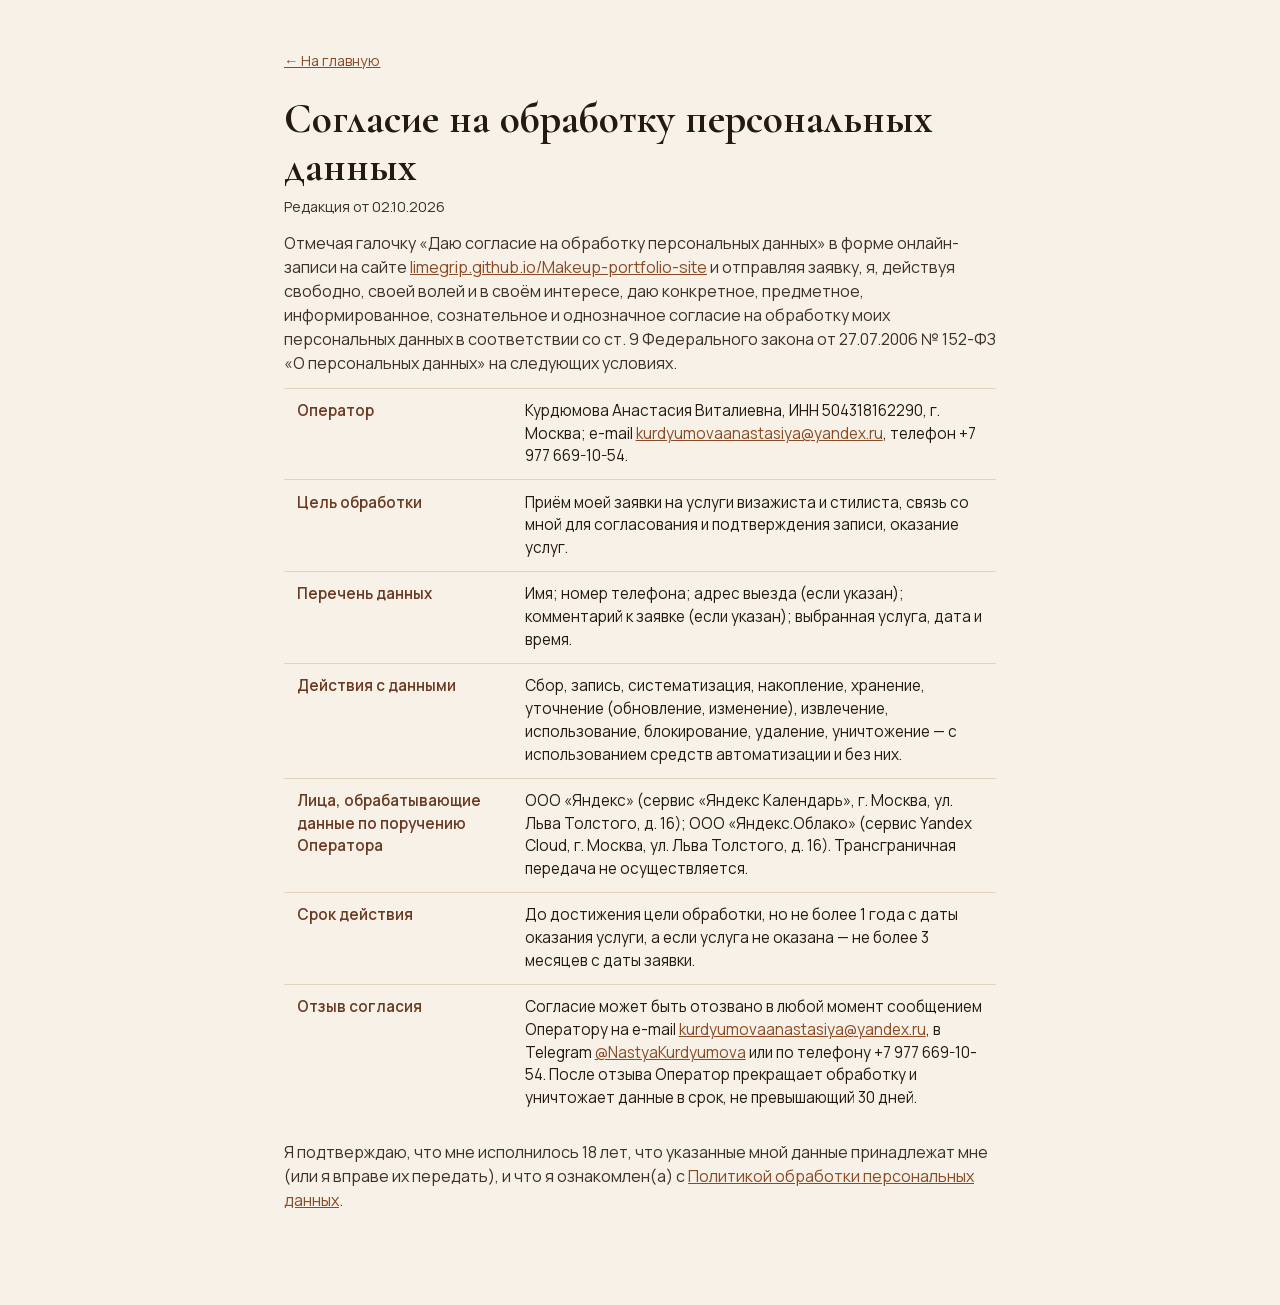
<file: consent.html>
<!DOCTYPE html>
<html lang="ru">
<head>
<meta charset="UTF-8">
<meta name="viewport" content="width=device-width, initial-scale=1.0">
<title>Согласие на обработку персональных данных — Анастасия Курдюмова</title>
<meta name="robots" content="noindex">
<link rel="stylesheet" href="fonts/fonts.css">
<link rel="stylesheet" href="css/style.css">
<link rel="icon" href="favicon.svg" type="image/svg+xml">
</head>
<body>
<main class="doc">
  <a class="doc-back" href="./">← На главную</a>
  <h1>Согласие на обработку персональных данных</h1>
  <p class="doc-date">Редакция от 02.10.2026</p>

  <p>Отмечая галочку «Даю согласие на обработку персональных данных» в форме онлайн-записи
    на сайте <a href="./">limegrip.github.io/Makeup-portfolio-site</a> и отправляя заявку,
    я, действуя свободно, своей волей и в своём интересе, даю конкретное, предметное,
    информированное, сознательное и однозначное согласие на обработку моих персональных
    данных в соответствии со ст. 9 Федерального закона от 27.07.2006 № 152-ФЗ
    «О персональных данных» на следующих условиях.</p>

  <table class="doc-table">
    <tr><th>Оператор</th><td>Курдюмова Анастасия Виталиевна,
      ИНН 504318162290, г. Москва; e-mail <a href="mailto:kurdyumovaanastasiya@yandex.ru">kurdyumovaanastasiya@yandex.ru</a>,
      телефон +7 977 669-10-54.</td></tr>
    <tr><th>Цель обработки</th><td>Приём моей заявки на услуги визажиста и стилиста, связь со
      мной для согласования и подтверждения записи, оказание услуг.</td></tr>
    <tr><th>Перечень данных</th><td>Имя; номер телефона; адрес выезда (если указан);
      комментарий к заявке (если указан); выбранная услуга, дата и время.</td></tr>
    <tr><th>Действия с данными</th><td>Сбор, запись, систематизация, накопление, хранение,
      уточнение (обновление, изменение), извлечение, использование, блокирование, удаление,
      уничтожение — с использованием средств автоматизации и без них.</td></tr>
    <tr><th>Лица, обрабатывающие данные по поручению Оператора</th><td>ООО «Яндекс»
      (сервис «Яндекс Календарь», г. Москва, ул. Льва Толстого, д. 16);
      ООО «Яндекс.Облако» (сервис Yandex Cloud, г. Москва, ул. Льва Толстого, д. 16).
      Трансграничная передача не осуществляется.</td></tr>
    <tr><th>Срок действия</th><td>До достижения цели обработки, но не более 1 года с даты
      оказания услуги, а если услуга не оказана — не более 3 месяцев с даты заявки.</td></tr>
    <tr><th>Отзыв согласия</th><td>Согласие может быть отозвано в любой момент сообщением
      Оператору на e-mail <a href="mailto:kurdyumovaanastasiya@yandex.ru">kurdyumovaanastasiya@yandex.ru</a>, в Telegram
      <a href="https://t.me/NastyaKurdyumova">@NastyaKurdyumova</a> или по телефону
      +7 977 669-10-54. После отзыва Оператор прекращает обработку и уничтожает данные в
      срок, не превышающий 30 дней.</td></tr>
  </table>

  <p>Я подтверждаю, что мне исполнилось 18 лет, что указанные мной данные принадлежат мне
    (или я вправе их передать), и что я ознакомлен(а) с
    <a href="privacy.html">Политикой обработки персональных данных</a>.</p>
</main>
</body>
</html>
</file>
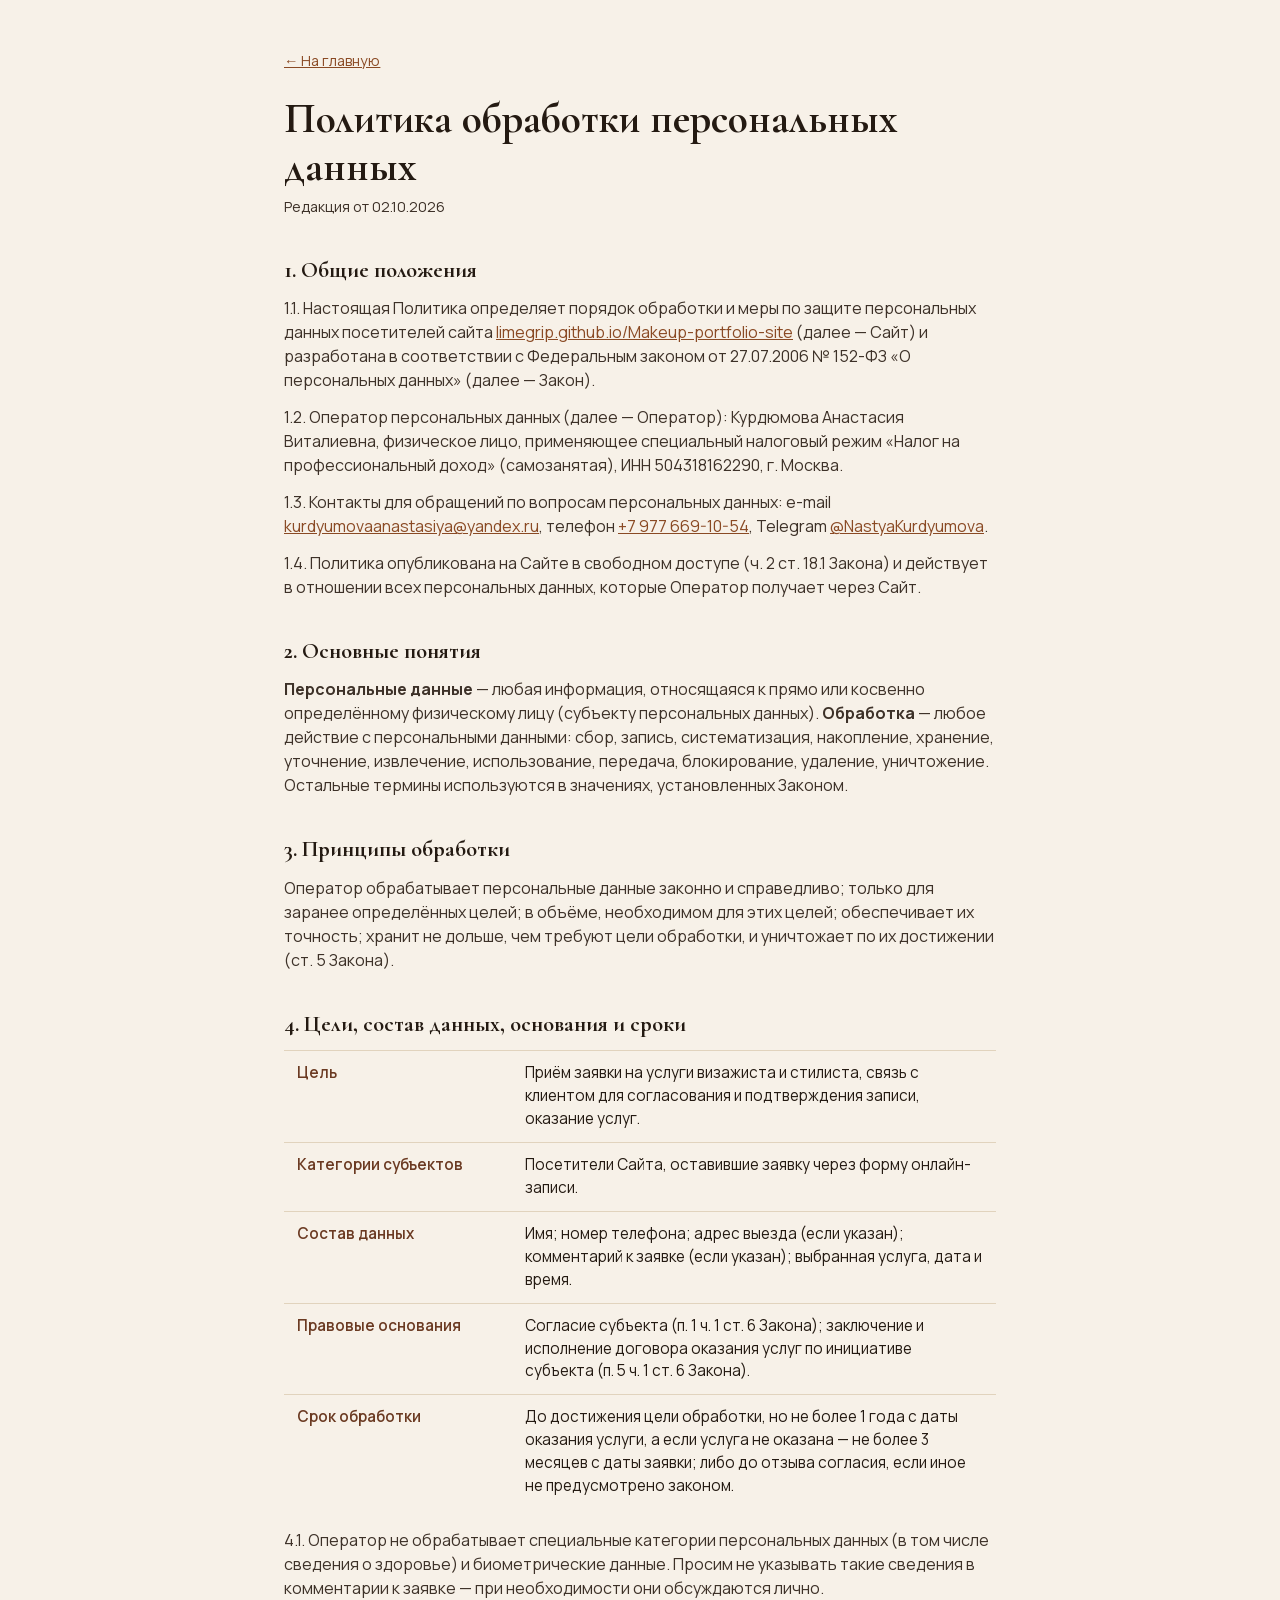
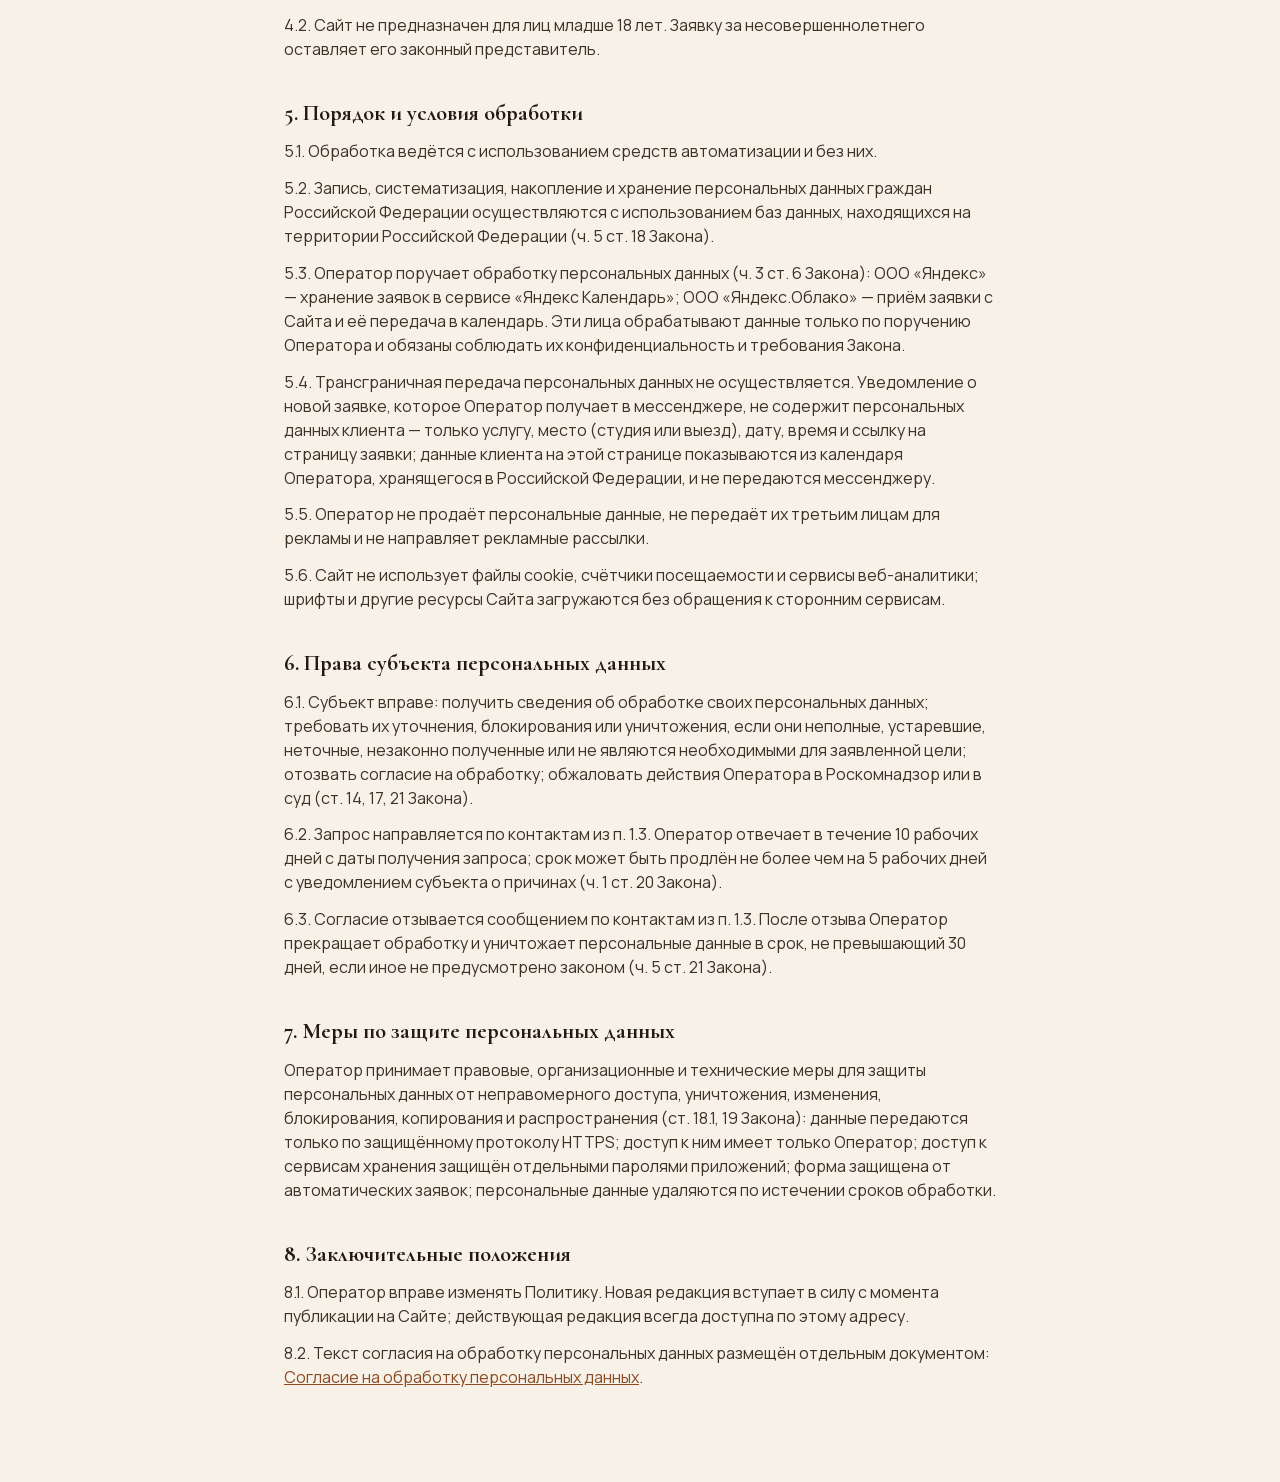
<file: privacy.html>
<!DOCTYPE html>
<html lang="ru">
<head>
<meta charset="UTF-8">
<meta name="viewport" content="width=device-width, initial-scale=1.0">
<title>Политика обработки персональных данных — Анастасия Курдюмова</title>
<meta name="robots" content="noindex">
<link rel="stylesheet" href="fonts/fonts.css">
<link rel="stylesheet" href="css/style.css">
<link rel="icon" href="favicon.svg" type="image/svg+xml">
</head>
<body>
<main class="doc">
  <a class="doc-back" href="./">← На главную</a>
  <h1>Политика обработки персональных данных</h1>
  <p class="doc-date">Редакция от 02.10.2026</p>

  <h2>1. Общие положения</h2>
  <p>1.1. Настоящая Политика определяет порядок обработки и меры по защите персональных данных
    посетителей сайта <a href="./">limegrip.github.io/Makeup-portfolio-site</a> (далее — Сайт)
    и разработана в соответствии с Федеральным законом от 27.07.2006 № 152-ФЗ «О персональных
    данных» (далее — Закон).</p>
  <p>1.2. Оператор персональных данных (далее — Оператор):
    Курдюмова Анастасия Виталиевна,
    физическое лицо, применяющее специальный налоговый режим «Налог на профессиональный доход» (самозанятая),
    ИНН 504318162290, г. Москва.</p>
  <p>1.3. Контакты для обращений по вопросам персональных данных:
    e-mail <a href="mailto:kurdyumovaanastasiya@yandex.ru">kurdyumovaanastasiya@yandex.ru</a>, телефон <a href="tel:+79776691054">+7 977 669-10-54</a>,
    Telegram <a href="https://t.me/NastyaKurdyumova">@NastyaKurdyumova</a>.</p>
  <p>1.4. Политика опубликована на Сайте в свободном доступе (ч. 2 ст. 18.1 Закона) и действует
    в отношении всех персональных данных, которые Оператор получает через Сайт.</p>

  <h2>2. Основные понятия</h2>
  <p><b>Персональные данные</b> — любая информация, относящаяся к прямо или косвенно определённому
    физическому лицу (субъекту персональных данных). <b>Обработка</b> — любое действие с
    персональными данными: сбор, запись, систематизация, накопление, хранение, уточнение,
    извлечение, использование, передача, блокирование, удаление, уничтожение.
    Остальные термины используются в значениях, установленных Законом.</p>

  <h2>3. Принципы обработки</h2>
  <p>Оператор обрабатывает персональные данные законно и справедливо; только для заранее
    определённых целей; в объёме, необходимом для этих целей; обеспечивает их точность;
    хранит не дольше, чем требуют цели обработки, и уничтожает по их достижении (ст. 5 Закона).</p>

  <h2>4. Цели, состав данных, основания и сроки</h2>
  <table class="doc-table">
    <tr><th>Цель</th><td>Приём заявки на услуги визажиста и стилиста, связь с клиентом для
      согласования и подтверждения записи, оказание услуг.</td></tr>
    <tr><th>Категории субъектов</th><td>Посетители Сайта, оставившие заявку через форму онлайн-записи.</td></tr>
    <tr><th>Состав данных</th><td>Имя; номер телефона; адрес выезда (если указан); комментарий к
      заявке (если указан); выбранная услуга, дата и время.</td></tr>
    <tr><th>Правовые основания</th><td>Согласие субъекта (п. 1 ч. 1 ст. 6 Закона); заключение и
      исполнение договора оказания услуг по инициативе субъекта (п. 5 ч. 1 ст. 6 Закона).</td></tr>
    <tr><th>Срок обработки</th><td>До достижения цели обработки, но не более 1 года с даты
      оказания услуги, а если услуга не оказана — не более 3 месяцев с даты заявки; либо до
      отзыва согласия, если иное не предусмотрено законом.</td></tr>
  </table>
  <p>4.1. Оператор не обрабатывает специальные категории персональных данных (в том числе
    сведения о здоровье) и биометрические данные. Просим не указывать такие сведения в
    комментарии к заявке — при необходимости они обсуждаются лично.</p>
  <p>4.2. Сайт не предназначен для лиц младше 18 лет. Заявку за несовершеннолетнего
    оставляет его законный представитель.</p>

  <h2>5. Порядок и условия обработки</h2>
  <p>5.1. Обработка ведётся с использованием средств автоматизации и без них.</p>
  <p>5.2. Запись, систематизация, накопление и хранение персональных данных граждан Российской
    Федерации осуществляются с использованием баз данных, находящихся на территории Российской
    Федерации (ч. 5 ст. 18 Закона).</p>
  <p>5.3. Оператор поручает обработку персональных данных (ч. 3 ст. 6 Закона):
    ООО «Яндекс» — хранение заявок в сервисе «Яндекс Календарь»;
    ООО «Яндекс.Облако» — приём заявки с Сайта и её передача в календарь.
    Эти лица обрабатывают данные только по поручению Оператора и обязаны соблюдать их
    конфиденциальность и требования Закона.</p>
  <p>5.4. Трансграничная передача персональных данных не осуществляется. Уведомление о новой
    заявке, которое Оператор получает в мессенджере, не содержит персональных данных клиента —
    только услугу, место (студия или выезд), дату, время и ссылку на страницу заявки;
    данные клиента на этой странице показываются из календаря Оператора, хранящегося
    в Российской Федерации, и не передаются мессенджеру.</p>
  <p>5.5. Оператор не продаёт персональные данные, не передаёт их третьим лицам для рекламы и
    не направляет рекламные рассылки.</p>
  <p>5.6. Сайт не использует файлы cookie, счётчики посещаемости и сервисы веб-аналитики;
    шрифты и другие ресурсы Сайта загружаются без обращения к сторонним сервисам.</p>

  <h2>6. Права субъекта персональных данных</h2>
  <p>6.1. Субъект вправе: получить сведения об обработке своих персональных данных; требовать
    их уточнения, блокирования или уничтожения, если они неполные, устаревшие, неточные,
    незаконно полученные или не являются необходимыми для заявленной цели; отозвать согласие
    на обработку; обжаловать действия Оператора в Роскомнадзор или в суд (ст. 14, 17, 21 Закона).</p>
  <p>6.2. Запрос направляется по контактам из п. 1.3. Оператор отвечает в течение 10 рабочих
    дней с даты получения запроса; срок может быть продлён не более чем на 5 рабочих дней с
    уведомлением субъекта о причинах (ч. 1 ст. 20 Закона).</p>
  <p>6.3. Согласие отзывается сообщением по контактам из п. 1.3. После отзыва Оператор
    прекращает обработку и уничтожает персональные данные в срок, не превышающий 30 дней,
    если иное не предусмотрено законом (ч. 5 ст. 21 Закона).</p>

  <h2>7. Меры по защите персональных данных</h2>
  <p>Оператор принимает правовые, организационные и технические меры для защиты персональных
    данных от неправомерного доступа, уничтожения, изменения, блокирования, копирования и
    распространения (ст. 18.1, 19 Закона): данные передаются только по защищённому протоколу
    HTTPS; доступ к ним имеет только Оператор; доступ к сервисам хранения защищён отдельными
    паролями приложений; форма защищена от автоматических заявок; персональные данные
    удаляются по истечении сроков обработки.</p>

  <h2>8. Заключительные положения</h2>
  <p>8.1. Оператор вправе изменять Политику. Новая редакция вступает в силу с момента
    публикации на Сайте; действующая редакция всегда доступна по этому адресу.</p>
  <p>8.2. Текст согласия на обработку персональных данных размещён отдельным документом:
    <a href="consent.html">Согласие на обработку персональных данных</a>.</p>
</main>
</body>
</html>
</file>
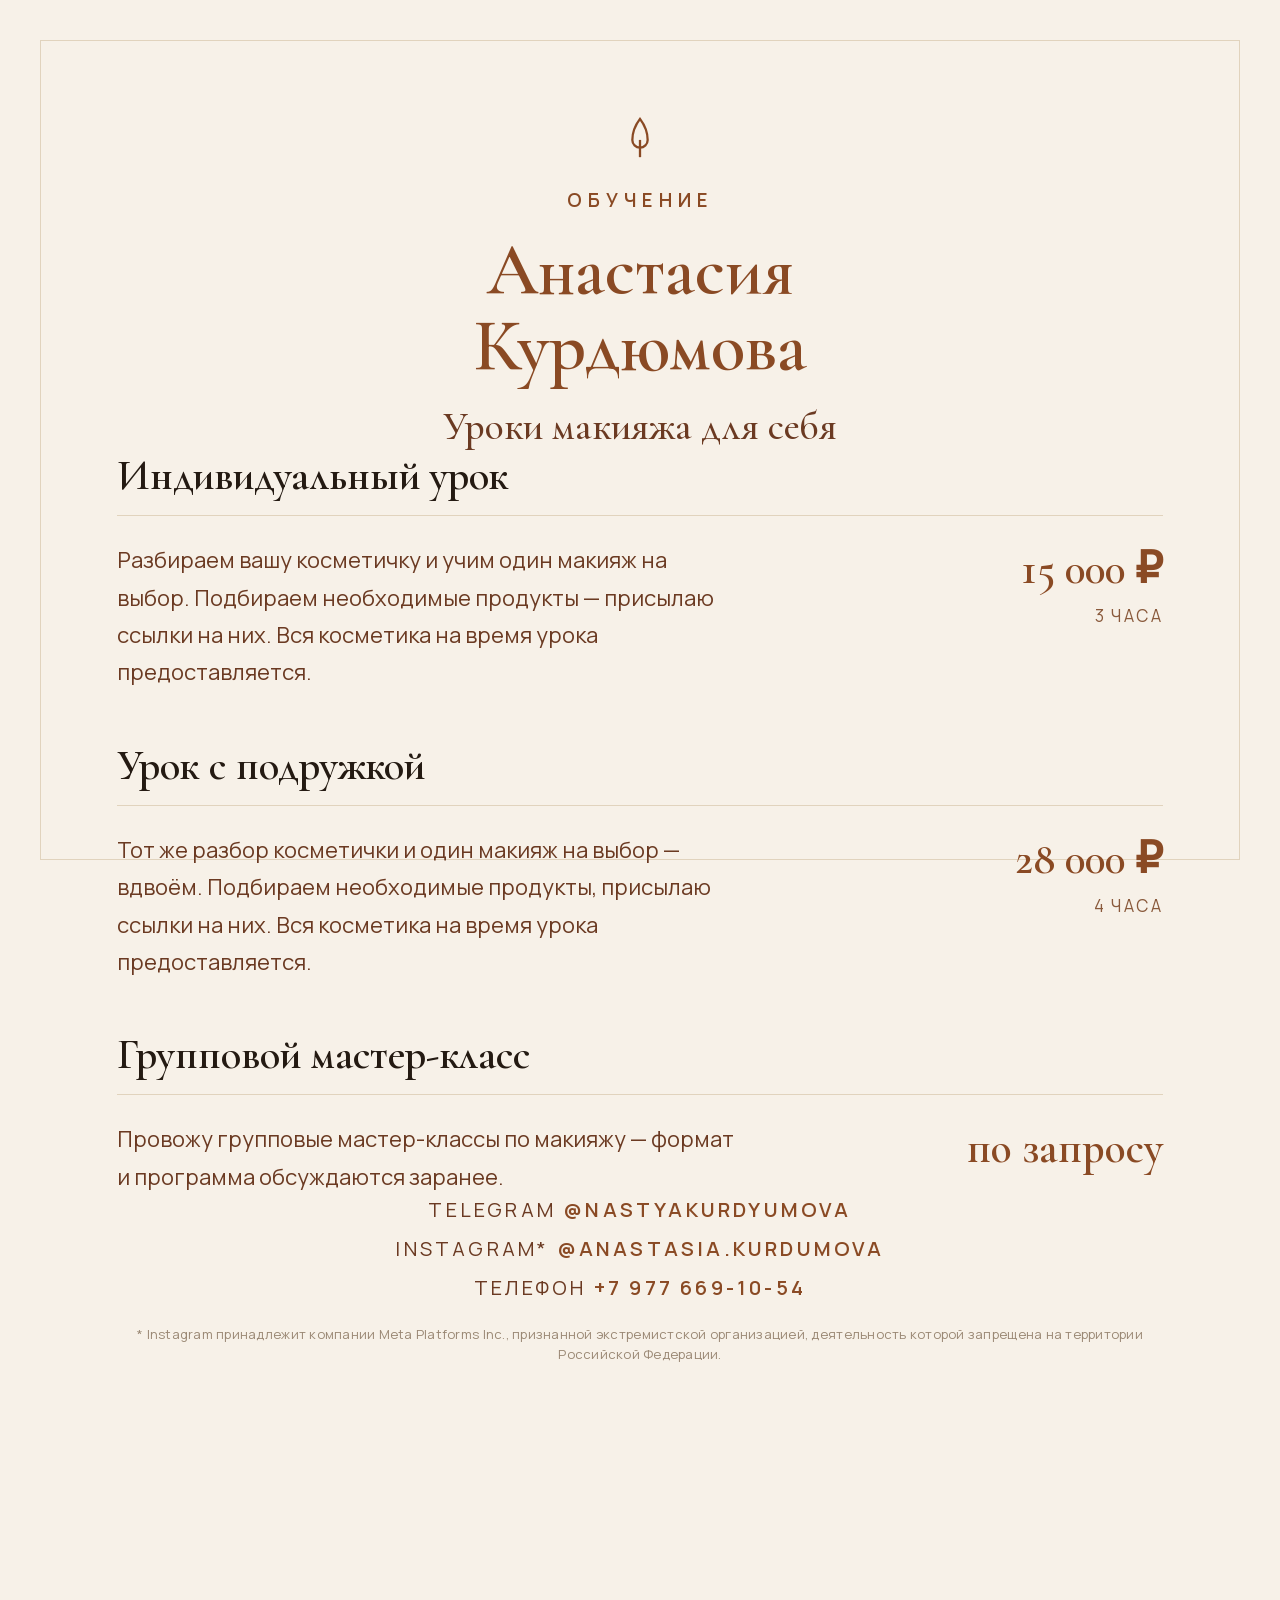
<file: price-cards/lessons.html>
<!DOCTYPE html>
<html lang="ru">
<head>
<meta charset="UTF-8">
<title>Уроки макияжа — Анастасия Курдюмова</title>
<link rel="stylesheet" href="../fonts/fonts.css">
<link rel="stylesheet" href="cards.css">
</head>
<body>
<div class="card">

  <div class="head">
    <svg class="mark" width="46" height="46" viewBox="0 0 24 24" fill="none" aria-hidden="true">
      <path d="M12 2C9 6 8 10 8 13a4 4 0 0 0 8 0c0-3-1-7-4-11Z" stroke="currentColor" stroke-width="1.2"/>
      <path d="M12 22V13" stroke="currentColor" stroke-width="1.2"/>
    </svg>
    <p class="eyebrow">Обучение</p>
    <h1 class="name">Анастасия<br>Курдюмова</h1>
    <p class="subtitle">Уроки макияжа для себя</p>
  </div>

  <div class="body">
    <section>
      <h2 class="group-title">Индивидуальный урок</h2>
      <div class="lesson-body">
        <p class="lesson-text">Разбираем вашу косметичку и учим один макияж на выбор.
          Подбираем необходимые продукты — присылаю ссылки на них.
          Вся косметика на время урока предоставляется.</p>
        <span class="lesson-meta">
          <span class="row-price">15 000 ₽</span>
          <span class="time">3 часа</span>
        </span>
      </div>
    </section>

    <section>
      <h2 class="group-title">Урок с подружкой</h2>
      <div class="lesson-body">
        <p class="lesson-text">Тот же разбор косметички и один макияж на выбор — вдвоём.
          Подбираем необходимые продукты, присылаю ссылки на них.
          Вся косметика на время урока предоставляется.</p>
        <span class="lesson-meta">
          <span class="row-price">28 000 ₽</span>
          <span class="time">4 часа</span>
        </span>
      </div>
    </section>

    <section>
      <h2 class="group-title">Групповой мастер-класс</h2>
      <div class="lesson-body">
        <p class="lesson-text">Провожу групповые мастер-классы по макияжу —
          формат и программа обсуждаются заранее.</p>
        <span class="lesson-meta">
          <span class="row-price">по запросу</span>
        </span>
      </div>
    </section>
  </div>

  <div class="foot">
    <p class="foot-line">Telegram <strong>@nastyakurdyumova</strong></p>
    <p class="foot-line">Instagram* <strong>@anastasia.kurdumova</strong></p>
    <p class="foot-line">Телефон <strong>+7 977 669-10-54</strong></p>
    <p class="disclaimer">* Instagram принадлежит компании Meta Platforms Inc., признанной экстремистской
      организацией, деятельность которой запрещена на территории Российской Федерации.</p>
  </div>

</div>
</body>
</html>
</file>
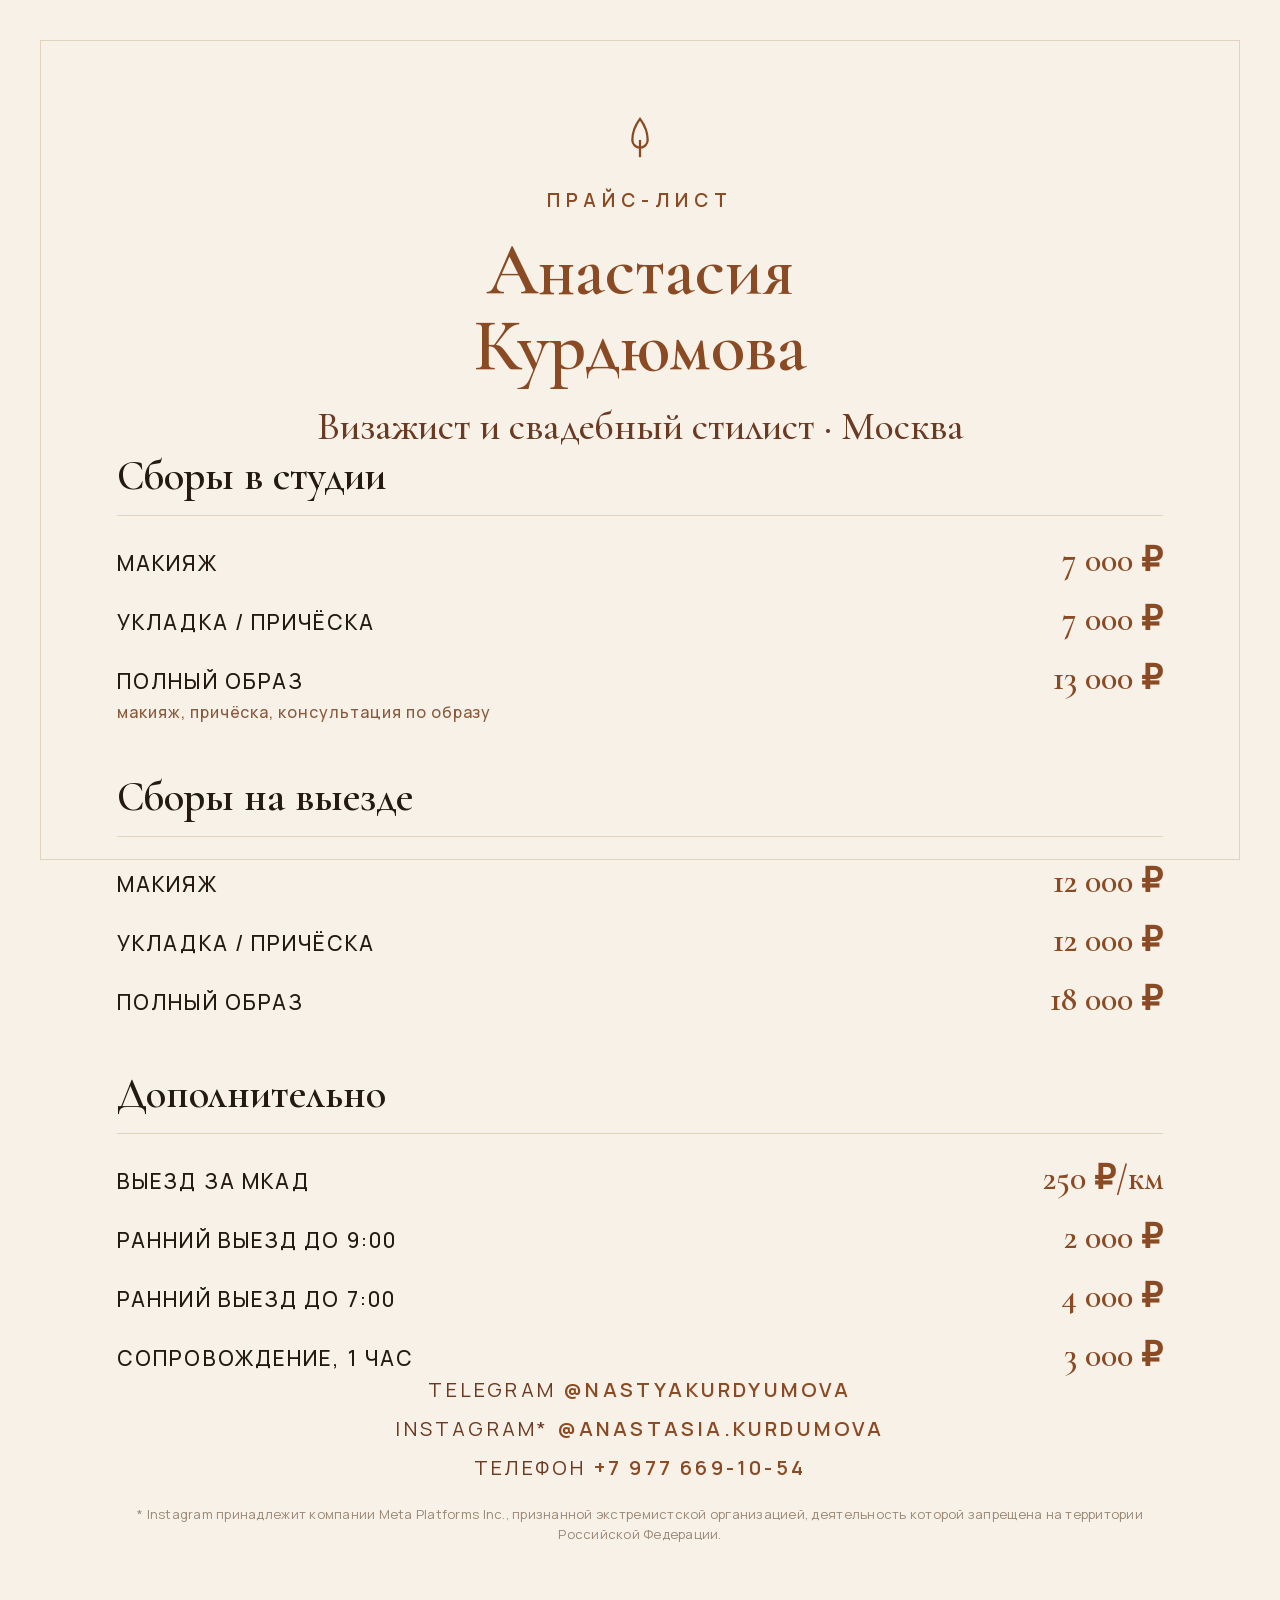
<file: price-cards/price.html>
<!DOCTYPE html>
<html lang="ru">
<head>
<meta charset="UTF-8">
<title>Прайс — Анастасия Курдюмова</title>
<link rel="stylesheet" href="../fonts/fonts.css">
<link rel="stylesheet" href="cards.css">
</head>
<body>
<div class="card">

  <div class="head">
    <svg class="mark" width="46" height="46" viewBox="0 0 24 24" fill="none" aria-hidden="true">
      <path d="M12 2C9 6 8 10 8 13a4 4 0 0 0 8 0c0-3-1-7-4-11Z" stroke="currentColor" stroke-width="1.2"/>
      <path d="M12 22V13" stroke="currentColor" stroke-width="1.2"/>
    </svg>
    <p class="eyebrow">Прайс-лист</p>
    <h1 class="name">Анастасия<br>Курдюмова</h1>
    <p class="subtitle">Визажист и свадебный стилист · Москва</p>
  </div>

  <div class="body">
    <section>
      <h2 class="group-title">Сборы в студии</h2>
      <div class="row"><span class="row-label">Макияж</span><span class="row-price">7 000 ₽</span></div>
      <div class="row"><span class="row-label">Укладка / причёска</span><span class="row-price">7 000 ₽</span></div>
      <div class="row">
        <span class="row-label">Полный образ<small>макияж, причёска, консультация по образу</small></span>
        <span class="row-price">13 000 ₽</span>
      </div>
    </section>

    <section>
      <h2 class="group-title">Сборы на выезде</h2>
      <div class="row"><span class="row-label">Макияж</span><span class="row-price">12 000 ₽</span></div>
      <div class="row"><span class="row-label">Укладка / причёска</span><span class="row-price">12 000 ₽</span></div>
      <div class="row"><span class="row-label">Полный образ</span><span class="row-price">18 000 ₽</span></div>
    </section>

    <section>
      <h2 class="group-title">Дополнительно</h2>
      <div class="row"><span class="row-label">Выезд за МКАД</span><span class="row-price">250 ₽/км</span></div>
      <div class="row"><span class="row-label">Ранний выезд до 9:00</span><span class="row-price">2 000 ₽</span></div>
      <div class="row"><span class="row-label">Ранний выезд до 7:00</span><span class="row-price">4 000 ₽</span></div>
      <div class="row"><span class="row-label">Сопровождение, 1 час</span><span class="row-price">3 000 ₽</span></div>
    </section>
  </div>

  <div class="foot">
    <p class="foot-line">Telegram <strong>@nastyakurdyumova</strong></p>
    <p class="foot-line">Instagram* <strong>@anastasia.kurdumova</strong></p>
    <p class="foot-line">Телефон <strong>+7 977 669-10-54</strong></p>
    <p class="disclaimer">* Instagram принадлежит компании Meta Platforms Inc., признанной экстремистской
      организацией, деятельность которой запрещена на территории Российской Федерации.</p>
  </div>

</div>
</body>
</html>
</file>
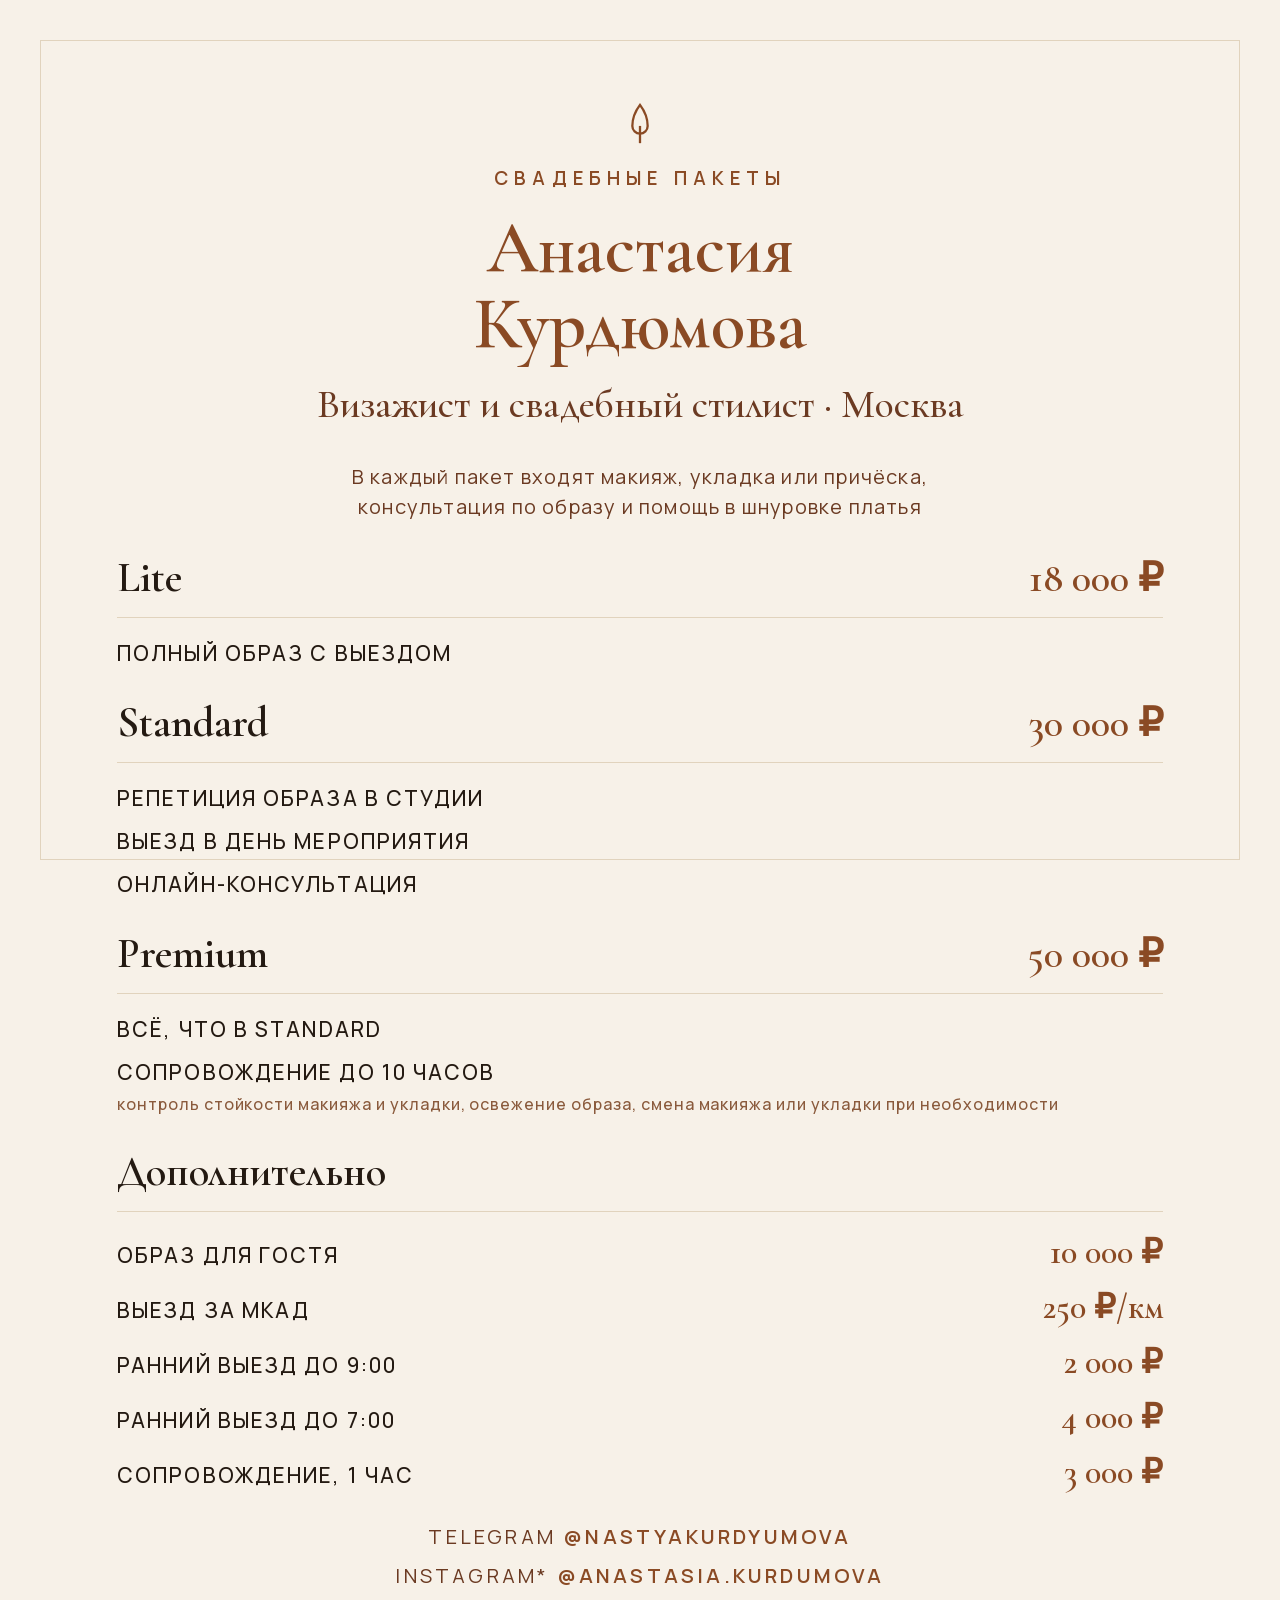
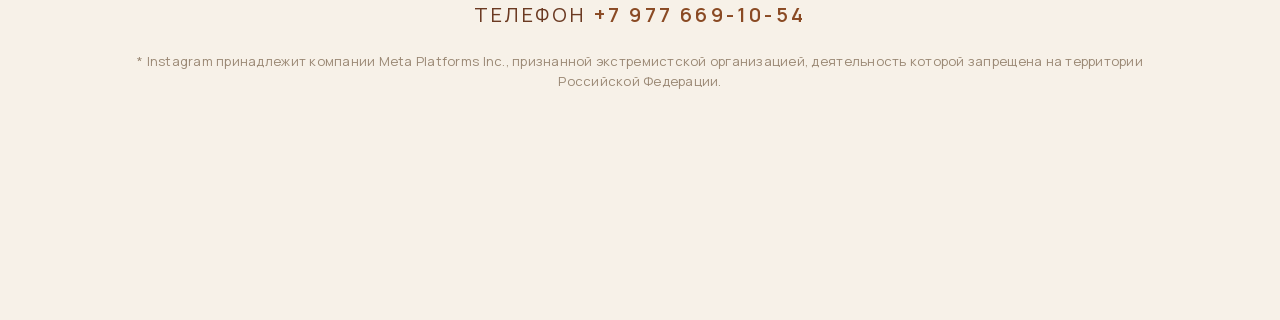
<file: price-cards/wedding.html>
<!DOCTYPE html>
<html lang="ru">
<head>
<meta charset="UTF-8">
<title>Свадебные пакеты — Анастасия Курдюмова</title>
<link rel="stylesheet" href="../fonts/fonts.css">
<link rel="stylesheet" href="cards.css">
</head>
<body class="tight">
<div class="card">

  <div class="head">
    <svg class="mark" width="46" height="46" viewBox="0 0 24 24" fill="none" aria-hidden="true">
      <path d="M12 2C9 6 8 10 8 13a4 4 0 0 0 8 0c0-3-1-7-4-11Z" stroke="currentColor" stroke-width="1.2"/>
      <path d="M12 22V13" stroke="currentColor" stroke-width="1.2"/>
    </svg>
    <p class="eyebrow">Свадебные пакеты</p>
    <h1 class="name">Анастасия<br>Курдюмова</h1>
    <p class="subtitle">Визажист и свадебный стилист · Москва</p>
  </div>

  <div class="body">
    <!-- Состав образа одинаковый во всех пакетах — говорим один раз, а не трижды. -->
    <p class="note">В каждый пакет входят макияж, укладка или причёска,<br>консультация по образу и помощь в шнуровке платья</p>

    <section>
      <div class="pkg-head"><h2 class="group-title">Lite</h2><span class="row-price">18 000 ₽</span></div>
      <ul class="pkg-list">
        <li>Полный образ с выездом</li>
      </ul>
    </section>

    <section>
      <div class="pkg-head"><h2 class="group-title">Standard</h2><span class="row-price">30 000 ₽</span></div>
      <ul class="pkg-list">
        <li>Репетиция образа в студии</li>
        <li>Выезд в день мероприятия</li>
        <li>Онлайн-консультация</li>
      </ul>
    </section>

    <section>
      <div class="pkg-head"><h2 class="group-title">Premium</h2><span class="row-price">50 000 ₽</span></div>
      <ul class="pkg-list">
        <li>Всё, что в Standard</li>
        <li>Сопровождение до 10 часов<small>контроль стойкости макияжа и укладки, освежение образа,
          смена макияжа или укладки при необходимости</small></li>
      </ul>
    </section>

    <section>
      <h2 class="group-title">Дополнительно</h2>
      <div class="row"><span class="row-label">Образ для гостя</span><span class="row-price">10 000 ₽</span></div>
      <div class="row"><span class="row-label">Выезд за МКАД</span><span class="row-price">250 ₽/км</span></div>
      <div class="row"><span class="row-label">Ранний выезд до 9:00</span><span class="row-price">2 000 ₽</span></div>
      <div class="row"><span class="row-label">Ранний выезд до 7:00</span><span class="row-price">4 000 ₽</span></div>
      <div class="row"><span class="row-label">Сопровождение, 1 час</span><span class="row-price">3 000 ₽</span></div>
    </section>
  </div>

  <div class="foot">
    <p class="foot-line">Telegram <strong>@nastyakurdyumova</strong></p>
    <p class="foot-line">Instagram* <strong>@anastasia.kurdumova</strong></p>
    <p class="foot-line">Телефон <strong>+7 977 669-10-54</strong></p>
    <p class="disclaimer">* Instagram принадлежит компании Meta Platforms Inc., признанной экстремистской
      организацией, деятельность которой запрещена на территории Российской Федерации.</p>
  </div>

</div>
</body>
</html>
</file>
<file: fonts/fonts.css>
/* Шрифты лежат на сайте, а не у Google: без этого браузер посетителя
   отдаёт Google свой IP — это трансграничная передача персональных данных. */
/* cyrillic */
@font-face {
  font-family: 'Cormorant Garamond';
  font-style: normal;
  font-weight: 500;
  font-display: swap;
  src: url(CormorantGaramond-cyrillic-co3bmX5slCNuHLi8bLeY9MK7whWMhyjYrXtKky2F7i6C.woff2) format('woff2');
  unicode-range: U+0301, U+0400-045F, U+0490-0491, U+04B0-04B1, U+2116;
}
/* latin */
@font-face {
  font-family: 'Cormorant Garamond';
  font-style: normal;
  font-weight: 500;
  font-display: swap;
  src: url(CormorantGaramond-latin-co3bmX5slCNuHLi8bLeY9MK7whWMhyjYqXtKky2F7g.woff2) format('woff2');
  unicode-range: U+0000-00FF, U+0131, U+0152-0153, U+02BB-02BC, U+02C6, U+02DA, U+02DC, U+0304, U+0308, U+0329, U+2000-206F, U+20AC, U+2122, U+2191, U+2193, U+2212, U+2215, U+FEFF, U+FFFD;
}
/* cyrillic */
@font-face {
  font-family: 'Cormorant Garamond';
  font-style: normal;
  font-weight: 600;
  font-display: swap;
  src: url(CormorantGaramond-cyrillic-co3bmX5slCNuHLi8bLeY9MK7whWMhyjYrXtKky2F7i6C.woff2) format('woff2');
  unicode-range: U+0301, U+0400-045F, U+0490-0491, U+04B0-04B1, U+2116;
}
/* latin */
@font-face {
  font-family: 'Cormorant Garamond';
  font-style: normal;
  font-weight: 600;
  font-display: swap;
  src: url(CormorantGaramond-latin-co3bmX5slCNuHLi8bLeY9MK7whWMhyjYqXtKky2F7g.woff2) format('woff2');
  unicode-range: U+0000-00FF, U+0131, U+0152-0153, U+02BB-02BC, U+02C6, U+02DA, U+02DC, U+0304, U+0308, U+0329, U+2000-206F, U+20AC, U+2122, U+2191, U+2193, U+2212, U+2215, U+FEFF, U+FFFD;
}
/* cyrillic */
@font-face {
  font-family: 'Cormorant Garamond';
  font-style: normal;
  font-weight: 700;
  font-display: swap;
  src: url(CormorantGaramond-cyrillic-co3bmX5slCNuHLi8bLeY9MK7whWMhyjYrXtKky2F7i6C.woff2) format('woff2');
  unicode-range: U+0301, U+0400-045F, U+0490-0491, U+04B0-04B1, U+2116;
}
/* latin */
@font-face {
  font-family: 'Cormorant Garamond';
  font-style: normal;
  font-weight: 700;
  font-display: swap;
  src: url(CormorantGaramond-latin-co3bmX5slCNuHLi8bLeY9MK7whWMhyjYqXtKky2F7g.woff2) format('woff2');
  unicode-range: U+0000-00FF, U+0131, U+0152-0153, U+02BB-02BC, U+02C6, U+02DA, U+02DC, U+0304, U+0308, U+0329, U+2000-206F, U+20AC, U+2122, U+2191, U+2193, U+2212, U+2215, U+FEFF, U+FFFD;
}
/* cyrillic */
@font-face {
  font-family: 'Manrope';
  font-style: normal;
  font-weight: 400;
  font-display: swap;
  src: url(Manrope-cyrillic-xn7gYHE41ni1AdIRggOxSvfedN62Zw.woff2) format('woff2');
  unicode-range: U+0301, U+0400-045F, U+0490-0491, U+04B0-04B1, U+2116;
}
/* latin */
@font-face {
  font-family: 'Manrope';
  font-style: normal;
  font-weight: 400;
  font-display: swap;
  src: url(Manrope-latin-xn7gYHE41ni1AdIRggexSvfedN4.woff2) format('woff2');
  unicode-range: U+0000-00FF, U+0131, U+0152-0153, U+02BB-02BC, U+02C6, U+02DA, U+02DC, U+0304, U+0308, U+0329, U+2000-206F, U+20AC, U+2122, U+2191, U+2193, U+2212, U+2215, U+FEFF, U+FFFD;
}
/* cyrillic */
@font-face {
  font-family: 'Manrope';
  font-style: normal;
  font-weight: 500;
  font-display: swap;
  src: url(Manrope-cyrillic-xn7gYHE41ni1AdIRggOxSvfedN62Zw.woff2) format('woff2');
  unicode-range: U+0301, U+0400-045F, U+0490-0491, U+04B0-04B1, U+2116;
}
/* latin */
@font-face {
  font-family: 'Manrope';
  font-style: normal;
  font-weight: 500;
  font-display: swap;
  src: url(Manrope-latin-xn7gYHE41ni1AdIRggexSvfedN4.woff2) format('woff2');
  unicode-range: U+0000-00FF, U+0131, U+0152-0153, U+02BB-02BC, U+02C6, U+02DA, U+02DC, U+0304, U+0308, U+0329, U+2000-206F, U+20AC, U+2122, U+2191, U+2193, U+2212, U+2215, U+FEFF, U+FFFD;
}
/* cyrillic */
@font-face {
  font-family: 'Manrope';
  font-style: normal;
  font-weight: 600;
  font-display: swap;
  src: url(Manrope-cyrillic-xn7gYHE41ni1AdIRggOxSvfedN62Zw.woff2) format('woff2');
  unicode-range: U+0301, U+0400-045F, U+0490-0491, U+04B0-04B1, U+2116;
}
/* latin */
@font-face {
  font-family: 'Manrope';
  font-style: normal;
  font-weight: 600;
  font-display: swap;
  src: url(Manrope-latin-xn7gYHE41ni1AdIRggexSvfedN4.woff2) format('woff2');
  unicode-range: U+0000-00FF, U+0131, U+0152-0153, U+02BB-02BC, U+02C6, U+02DA, U+02DC, U+0304, U+0308, U+0329, U+2000-206F, U+20AC, U+2122, U+2191, U+2193, U+2212, U+2215, U+FEFF, U+FFFD;
}
/* cyrillic */
@font-face {
  font-family: 'Manrope';
  font-style: normal;
  font-weight: 700;
  font-display: swap;
  src: url(Manrope-cyrillic-xn7gYHE41ni1AdIRggOxSvfedN62Zw.woff2) format('woff2');
  unicode-range: U+0301, U+0400-045F, U+0490-0491, U+04B0-04B1, U+2116;
}
/* latin */
@font-face {
  font-family: 'Manrope';
  font-style: normal;
  font-weight: 700;
  font-display: swap;
  src: url(Manrope-latin-xn7gYHE41ni1AdIRggexSvfedN4.woff2) format('woff2');
  unicode-range: U+0000-00FF, U+0131, U+0152-0153, U+02BB-02BC, U+02C6, U+02DA, U+02DC, U+0304, U+0308, U+0329, U+2000-206F, U+20AC, U+2122, U+2191, U+2193, U+2212, U+2215, U+FEFF, U+FFFD;
}
/* cyrillic */
@font-face {
  font-family: 'Marck Script';
  font-style: normal;
  font-weight: 400;
  font-display: swap;
  src: url(MarckScript-cyrillic-nwpTtK2oNgBA3Or78gapdwuyzCg_SsDV7E98.woff2) format('woff2');
  unicode-range: U+0301, U+0400-045F, U+0490-0491, U+04B0-04B1, U+2116;
}
/* latin */
@font-face {
  font-family: 'Marck Script';
  font-style: normal;
  font-weight: 400;
  font-display: swap;
  src: url(MarckScript-latin-nwpTtK2oNgBA3Or78gapdwuyyCg_SsDV7A.woff2) format('woff2');
  unicode-range: U+0000-00FF, U+0131, U+0152-0153, U+02BB-02BC, U+02C6, U+02DA, U+02DC, U+0304, U+0308, U+0329, U+2000-206F, U+20AC, U+2122, U+2191, U+2193, U+2212, U+2215, U+FEFF, U+FFFD;
}
</file>
<file: css/style.css>
:root {
  --cream: #f7f1e8;
  --cream-alt: #efe6d8;
  --brown-dark: #241a12;
  --brown: #6b3a22;
  --brown-strong: #8a4a24;
  --accent: #8a5a3c;
  --white: #ffffff;
  --border: #e1d3bd;
  --dots-h: calc(0.2rem + 24px);
  /* Движение — с мягким замедлением в конце; цветовые отклики остаются короткими ease. */
  --ease-out: cubic-bezier(0.22, 1, 0.36, 1);
  --row-pad: max(24px, calc((100vw - 1180px) / 2 + 24px));   /* край .container для полноширинных полос */
  --muted: #706152;   /* второстепенный текст: ≥4.5:1 и на --cream, и на --cream-alt */
  --radius: 4px;
  --serif: "Cormorant Garamond", Georgia, serif;
  --script: "Marck Script", cursive;
  --sans: "Manrope", -apple-system, BlinkMacSystemFont, sans-serif;
}

* { box-sizing: border-box; }
html { scroll-behavior: smooth; scroll-padding-top: 4.5rem; }   /* высота sticky-шапки */
/* clip, а не hidden: hidden делает body контейнером прокрутки, и sticky-шапка уезжает вместе со страницей. */
html, body { overflow-x: clip; }
body {
  margin: 0;
  font-family: var(--sans);
  color: var(--brown-dark);
  background: var(--cream);
  line-height: 1.5;
}
/* height: auto — чтобы атрибуты width/height у <img> (они нужны против скачков
   вёрстки) не перебивали aspect-ratio из CSS. Блоки, которым нужна реальная
   высота, задают её сами и выигрывают по специфичности. */
img { max-width: 100%; height: auto; display: block; object-position: var(--pos, 50% 50%); }
a { color: inherit; text-decoration: none; }
.container {
  width: 100%;
  max-width: 1180px;
  margin: 0 auto;
  padding: 0 24px;
}
.eyebrow {
  display: block;
  text-transform: uppercase;
  letter-spacing: 0.14em;
  font-size: 0.78rem;
  font-weight: 600;
  color: var(--brown-strong);
  margin: 0 0 0.8rem;
}
.eyebrow-light { color: #cbb79a; }
.eyebrow.center, .center { text-align: center; }
.section-title {
  font-family: var(--serif);
  font-size: clamp(2rem, 4vw, 2.8rem);
  font-weight: 600;
  margin: 0 0 0.8rem;
}
.section-title-light { color: var(--cream); }
.section-sub {
  max-width: 560px;
  margin: 0 auto;
  color: #5a4a3c;
}
section { padding: 5rem 0; }

/* Buttons */
.btn {
  display: inline-flex;
  align-items: center;
  gap: 0.6rem;
  padding: 0.85rem 1.7rem;
  border-radius: var(--radius);
  font-weight: 600;
  font-size: 0.95rem;
  border: 1px solid transparent;
  /* Заливка при наведении наплывает слева, а не меняет цвет рывком. */
  background-image: linear-gradient(var(--fill), var(--fill));
  background-repeat: no-repeat;
  background-origin: border-box;   /* заливка и под рамкой — без каймы старого цвета */
  background-size: 0 100%;
  transition: background-size 0.5s var(--ease-out), color 0.3s ease;
  white-space: nowrap;
}
@media (hover: hover) { .btn:hover { background-size: 100% 100%; } }
.btn-icon { width: 20px; height: 20px; flex-shrink: 0; }
.btn-primary { background-color: var(--brown-strong); color: var(--white); --fill: var(--brown-dark); }
.btn-ghost { border-color: var(--brown-dark); color: var(--brown-dark); --fill: var(--brown-dark); }
@media (hover: hover) { .btn-ghost:hover { color: var(--white); } }
.btn-ghost-light { border-color: var(--cream); color: var(--cream); --fill: var(--cream); }
@media (hover: hover) { .btn-ghost-light:hover { color: var(--brown-dark); } }

/* Header */
.site-header {
  position: sticky;
  top: 0;
  z-index: 100;
  background: rgba(247, 241, 232, 0.92);
  backdrop-filter: blur(6px);
  border-bottom: 1px solid var(--border);
}
.header-inner {
  display: flex;
  align-items: center;
  justify-content: space-between;
  padding-top: 1rem;
  padding-bottom: 1rem;
  gap: 1.5rem;
}
.logo {
  display: inline-flex;
  align-items: center;
  gap: 0.5rem;
  font-family: var(--serif);
  font-size: 1.35rem;
  font-weight: 600;
  color: var(--brown-strong);
  white-space: nowrap;
}
.logo-mark { color: var(--brown-strong); flex-shrink: 0; }
.logo span { color: var(--brown-dark); font-weight: 500; }
.nav {
  display: flex;
  gap: 1.8rem;
  flex: 1;
  justify-content: center;
}
.nav a {
  font-size: 0.92rem;
  font-weight: 500;
  color: var(--brown-dark);
}
.nav a:hover { color: var(--brown-strong); }
/* Тонкая линия под пунктом меню: прорисовывается слева, при уходе мыши убегает вправо. */
.nav a, .footer-nav a { position: relative; }
.nav a::after, .footer-nav a::after {
  content: "";
  position: absolute;
  left: 0;
  right: 0;
  bottom: -3px;
  height: 1px;
  background: currentColor;
  transform: scaleX(0);
  transform-origin: right;
  transition: transform 0.45s var(--ease-out);
}
@media (hover: hover) {
  .nav a:hover::after, .footer-nav a:hover::after { transform: scaleX(1); transform-origin: left; }
}
.header-actions { display: flex; align-items: center; gap: 0.5rem; flex-shrink: 0; }
.header-actions a {
  display: inline-flex;
  align-items: center;
  justify-content: center;
  width: 34px;
  height: 34px;
  border-radius: 50%;
  transition: transform 0.15s ease;
}
.header-actions a:hover { color: var(--brown-strong); }
@media (hover: hover) {
  .header-actions a:hover { transform: translateY(-2px); }
}
.header-social-icon { width: 22px; height: 22px; flex-shrink: 0; }
.nav-contacts { display: none; }
.burger {
  display: none;
  flex-direction: column;
  gap: 5px;
  background: none;
  border: none;
  cursor: pointer;
  padding: 8px;
}
.burger span { width: 22px; height: 2px; background: var(--brown-dark); }

/* Hero — split, full-bleed photo like the reference */
.hero {
  display: grid;
  grid-template-columns: minmax(0,1fr) minmax(320px, 0.82fr);
  align-items: stretch;
  min-height: 82vh;
  padding: 0;   /* общий отступ section оставлял полосы фона над фото и под ним */
}
.hero-text {
  display: flex;
  flex-direction: column;
  justify-content: center;
  padding: 3rem clamp(24px, 5vw, 72px);
  /* левый край текста — по краю .container, как у остальных секций */
  padding-left: var(--row-pad);
}
.hero-title {
  font-family: var(--serif);
  font-size: clamp(2.8rem, 6vw, 4.6rem);
  font-weight: 700;
  line-height: 1.02;
  margin: 0 0 1.4rem;
}
.accent-text { color: var(--brown-strong); }
.hero-desc { color: #5a4a3c; max-width: 460px; margin-bottom: 2rem; }
.hero-actions { display: flex; gap: 1rem; flex-wrap: wrap; }
.hero-media { position: relative; min-height: 340px; overflow: hidden; }   /* фото при появлении крупнее рамки */
.hero-media img {
  width: 100%;
  height: 100%;
  object-fit: cover;
  object-position: 50% 45%;
  position: absolute;
  inset: 0;
}

/* Первый экран при открытии: фото проявляется шторкой снизу вверх и чуть отдаляется,
   текст поднимается по очереди. Страницы услуг — то же на .lp-hero. */
.hero-media img, .lp-hero-img { animation: hero-photo 1.5s var(--ease-out) both; }
.hero-title, .hero-desc, .hero-actions, .lp-hero > div > * { animation: rise 0.9s var(--ease-out) both; }
.hero-title, .lp-hero > div > :nth-child(1) { animation-delay: 0.25s; }
.hero-desc, .lp-hero > div > :nth-child(2) { animation-delay: 0.4s; }
.hero-actions, .lp-hero > div > :nth-child(3) { animation-delay: 0.55s; }
.lp-hero > div > :nth-child(n+4) { animation-delay: 0.7s; }
@keyframes hero-photo { from { clip-path: inset(100% 0 0 0); transform: scale(1.08); } to { clip-path: inset(0); transform: none; } }
@keyframes rise { from { opacity: 0; transform: translateY(18px); } }

/* Появление при прокрутке: js/main.js ставит .reveal только блокам ниже первого экрана,
   а .is-in — когда блок доходит до экрана. Анимация, а не transition: transition
   у строк услуг и карточек уже занят откликом на наведение. */
.reveal:not(.is-in) { opacity: 0; }
.reveal.is-in { animation: rise 0.9s var(--ease-out) backwards; }
/* Фото портфолио открываются шторкой сверху вниз, как в журнале. */
.portfolio-item.reveal.is-in { animation: curtain 1.1s var(--ease-out) backwards; }
@keyframes curtain { from { clip-path: inset(0 0 100% 0); } }

/* Переход между главной и страницами услуг — плавное перетекание вместо рывка.
   Шапка своя у каждой страницы, но одинаковая: даём ей имя, чтобы она стояла на месте. */
@view-transition { navigation: auto; }
.site-header { view-transition-name: site-header; }
::view-transition-group(*), ::view-transition-old(*), ::view-transition-new(*) { animation-duration: 0.5s; }
::view-transition-group(*) { animation-timing-function: var(--ease-out); }

/* Fact strip */
.fact-strip { background: var(--brown-strong); color: var(--white); }
/* Сетка, а не flex с переносом: при переносе 3 + 1 разделитель повисал в конце строки.
   Разделитель — левая граница у всех, кроме первого в ряду. */
.fact-strip-inner {
  display: grid;
  grid-template-columns: repeat(4, auto);
  justify-content: center;
  row-gap: 0.6rem;
  padding: 1.2rem 24px;
  text-align: center;
}
.fact-strip-inner span {
  font-size: 0.82rem;
  text-transform: uppercase;
  letter-spacing: 0.06em;
  opacity: 0.92;
  padding: 0 clamp(0.9rem, 1.6vw, 1.4rem);
  white-space: nowrap;   /* пункт целиком в строке; ряды меняет сетка */
}
.fact-strip-inner span + span { border-left: 1px solid rgba(255,255,255,0.35); }
@media (max-width: 1240px) {
  .fact-strip-inner { grid-template-columns: repeat(2, auto); }
  .fact-strip-inner span:nth-child(odd) { border-left: 0; }
}
@media (max-width: 560px) {
  .fact-strip-inner { grid-template-columns: minmax(0, 1fr); }
  .fact-strip-inner span, .fact-strip-inner span + span { border-left: 0; white-space: normal; }
}

/* About */
.about-inner {
  display: grid;
  grid-template-columns: minmax(0,0.8fr) minmax(0,1.2fr);
  gap: 3.5rem;
  align-items: center;
}
.about-media img { border-radius: var(--radius); aspect-ratio: 3/4; object-fit: cover; }
.about-text h2 { font-family: var(--serif); font-size: 2.2rem; margin: 0 0 1rem; }
.about-text p { color: #5a4a3c; margin-bottom: 1rem; }
.link-more { display: inline-flex; align-items: center; gap: 0.45rem; color: var(--brown-strong); font-weight: 600; }
.link-icon { width: 18px; height: 18px; flex-shrink: 0; }

/* Services — editorial dark list, like the reference's banded lineup */
.services { background: var(--brown-dark); color: var(--cream); padding-bottom: 2rem; }
.services-list { margin-top: 2.5rem; border-top: 1px solid rgba(255,255,255,0.14); }
.service-row {
  display: grid;
  grid-template-columns: 3rem minmax(0, 1fr) auto 64px;
  align-items: center;
  gap: 1.5rem;
  /* поля строки — по краю .container: номер встаёт под заголовком «Услуги» */
  padding: 1.4rem var(--row-pad);
  border-bottom: 1px solid rgba(255,255,255,0.14);
  color: var(--cream);
  transition: background 0.2s ease;
}
@media (hover: hover) { .service-row:hover { background: rgba(255,255,255,0.05); } }
/* Сдвиг — transform у номера, названия и описания: padding заставлял пересчитывать раскладку
   каждый кадр. Только с мышью — на телефоне после тапа строка оставалась сдвинутой. */
.service-row > :is(.service-num, .service-name, .service-desc) { transition: transform 0.3s var(--ease-out); }
@media (hover: hover) {
  .service-row:hover > :is(.service-num, .service-name, .service-desc) { transform: translateX(10px); }
}
.service-num { font-family: var(--serif); color: #cbb79a; font-size: 1.1rem; }
.service-name { font-family: var(--serif); font-size: clamp(1.3rem, 2.6vw, 1.9rem); font-weight: 600; margin: 0; line-height: inherit; }
/* Строка «Визажист · …» стоит внутри H1 ради поиска, но выглядит как прежде. */
.hero-title .eyebrow { font-family: var(--sans); line-height: 1.5; }
.service-desc { color: #cbb79a; font-size: 0.9rem; max-width: 360px; display: none; }
/* На широком экране в строке хватает места на описание услуги. */
@media (min-width: 1100px) {
  .service-row { grid-template-columns: 3rem minmax(0, 1fr) minmax(0, 22rem) 7.5rem 64px; }
  .service-desc { display: block; }
}
.service-thumb {
  width: 64px;
  height: 64px;
  border-radius: 50%;
  overflow: hidden;
  border: 1px solid rgba(255,255,255,0.25);
}
.service-thumb img { width: 100%; height: 100%; object-fit: cover; filter: grayscale(35%); transition: filter 0.2s ease; }
@media (hover: hover) { .service-row:hover .service-thumb img { filter: grayscale(0%); } }
.service-price { font-family: var(--serif); font-size: 1.15rem; color: #cbb79a; white-space: nowrap; justify-self: end; }

/* Стоимость — три воздушные колонки на тёмном фоне «Услуг» */
.pricing {
  display: grid;
  grid-template-columns: repeat(3, minmax(0, 1fr));
  gap: clamp(1.8rem, 4vw, 3.5rem);
  padding-top: 3.4rem;
  padding-bottom: 1.4rem;
}
.price-list { margin: 0; }
.price-list > div {
  display: flex;
  align-items: baseline;
  justify-content: space-between;
  gap: 1rem;
  padding: 0.62rem 0;
  border-bottom: 1px solid rgba(255,255,255,0.14);
}
.price-list dt { font-size: 0.92rem; }
.price-list dd {
  margin: 0;
  font-family: var(--serif);
  font-size: 1.2rem;
  white-space: nowrap;
}
.price-list dd.price-text { font-family: var(--sans); font-size: 0.92rem; }
.price-note { margin: 0.9rem 0 0; font-size: 0.82rem; line-height: 1.5; color: #cbb79a; }
.price-note a, .cta-address a { text-decoration: underline; }
.cta .cta-address { margin: -1rem 0 1.8rem; font-size: 0.9rem; opacity: 0.75; }

/* Portfolio banner */
/* Разделитель перед портфолио: типографика, без фото —
   вертикальные кадры 9:16 в широкую полосу не помещаются целиком */
.portfolio-banner {
  background: var(--cream);
  color: var(--brown-dark);
  text-align: center;
  padding: clamp(2.2rem, 4vw, 3.2rem) 1.5rem;
}
.portfolio-banner .eyebrow { color: var(--brown-strong); }
.portfolio-banner-title {
  font-family: var(--serif);
  font-size: clamp(2rem, 3.4vw, 2.6rem);
  margin: 0.4rem 0 0;
}
.portfolio-banner-sub {
  margin: 0.6rem auto 0;
  max-width: 520px;
  color: #5a4a3c;
}

/* Portfolio grid — real story material, uniform 9:16 cards */
.portfolio { background: var(--cream-alt); padding: 4rem 0 5rem; }
/* Фильтр по услуге. Категорию карточка уже несёт в подписи — .eyebrow. */
.pf-filters {
  display: flex;
  flex-wrap: wrap;
  justify-content: center;
  gap: 0.5rem;
  margin: 0 0 2rem;
}
.pf-filters button {
  font-family: inherit;
  font-size: 0.85rem;
  color: var(--brown);
  background: transparent;
  border: 1px solid var(--border);
  border-radius: 999px;
  padding: 0.45rem 1rem;
  cursor: pointer;
  transition: background 0.2s ease, color 0.2s ease, border-color 0.2s ease;
}
@media (hover: hover) { .pf-filters button:hover { border-color: var(--brown-strong); } }
.pf-filters button.is-active {
  background: var(--brown-strong);
  border-color: var(--brown-strong);
  color: var(--white);
}
.portfolio-item[hidden] { display: none; }
.portfolio-grid {
  display: grid;
  grid-template-columns: repeat(4, minmax(0,1fr));
  gap: 1.2rem;
}
.portfolio-item {
  margin: 0;
  border-radius: var(--radius);
  overflow: hidden;
  background: var(--white);
  border: 1px solid var(--border);
}
.portfolio-item img,
.portfolio-item video {
  width: 100%;
  aspect-ratio: 9/16;
  object-fit: cover;
  display: block;
  background: var(--border);   /* светлая заглушка до загрузки кадра: тёмная вспыхивала при смене на фото */
}
.portfolio-item figcaption {
  padding: 0.8rem 1rem;
  font-family: var(--serif);
  font-size: 1rem;
  font-weight: 600;
  color: var(--brown-dark);
}

/* Карусель внутри карточки: несколько кадров одного человека в одном боксе.
   Слайды лежат стопкой, поэтому бокс держит высоту сам — отсюда aspect-ratio. */
.pi-stack { position: relative; aspect-ratio: 9/16; }
.pi-stack > * {
  position: absolute;
  inset: 0;
  width: 100%;
  height: 100%;
  aspect-ratio: auto;
  opacity: 0;
  transition: opacity 0.5s var(--ease-out);
}
.pi-stack > .is-active { opacity: 1; }
/* Точка видна 7px, а нажимается 24px — иначе пальцем в неё не попасть. */
.pi-dots {
  display: flex;
  justify-content: center;
  height: var(--dots-h);
  padding-top: 0.2rem;
}
.pi-dots button {
  width: 24px;
  height: 24px;
  padding: 0;
  border: 0;
  background: none;
  cursor: pointer;
}
.pi-dots button::before {
  content: "";
  display: block;
  width: 7px;
  height: 7px;
  margin: auto;
  border-radius: 50%;
  background: var(--border);
  transition: background 0.25s ease;
}
.pi-dots button.is-active::before { background: var(--brown-strong); }
/* Кнопка ▶ поверх обложки видео (js/main.js). */
.pi-video, .testimonial-video { position: relative; }
.pi-play,
.pi-stack > .pi-play {
  position: absolute;
  inset: auto;
  top: 50%;
  left: 50%;
  width: 64px;
  height: 64px;
  margin: -32px 0 0 -32px;
  aspect-ratio: auto;
  padding: 0;
  border: 0;
  border-radius: 50%;
  background: rgba(247, 241, 232, 0.92);
  color: var(--brown-strong);
  box-shadow: 0 8px 24px -8px rgba(36, 26, 18, 0.45);
  cursor: pointer;
  opacity: 1;
  transition: transform 0.3s var(--ease-out), opacity 0.5s var(--ease-out);
}
.pi-play svg { width: 28px; height: 28px; display: block; margin: 0 auto; transform: translateX(2px); }
@media (hover: hover) {
  .pi-play:hover { transform: scale(1.06); }
}
.pi-play:focus-visible { outline: 2px solid var(--cream); outline-offset: 3px; }
/* В карусели кнопка видна, только пока на экране видео-слайд. */
.pi-stack > .pi-play { opacity: 0; pointer-events: none; }
.pi-stack > video.is-active + .pi-play { opacity: 1; pointer-events: auto; }
/* Карточки без карусели держат место под точки — подписи в ряду на одной высоте. */
.portfolio-item:not(:has(.pi-dots)) figcaption { margin-top: var(--dots-h); }
/* Services grid (legacy card fallback, unused but kept minimal) */

/* Why */
.why { background: var(--cream); }
.why-inner {
  display: grid;
  grid-template-columns: minmax(0,0.9fr) minmax(0,1.1fr);
  gap: 3.5rem;
  align-items: center;
}
.why-media img { border-radius: var(--radius); aspect-ratio: 3/4; object-fit: cover; }
.why-text h2 { font-family: var(--serif); font-size: 2.2rem; margin: 0 0 2rem; }
.why-list { display: flex; flex-direction: column; gap: 1.6rem; }
.why-item { display: flex; gap: 1.2rem; }
.why-num { font-family: var(--serif); font-size: 1.4rem; color: var(--brown-strong); font-weight: 600; font-variant-numeric: tabular-nums; flex: 0 0 1.6em; }
.why-item h3 { margin: 0 0 0.3rem; font-size: 1.05rem; }
.why-item p { margin: 0; color: #5a4a3c; font-size: 0.92rem; }
.why-item p a { color: var(--brown-strong); text-decoration: underline; text-underline-offset: 2px; }

/* Reviews */
.reviews { background: var(--cream-alt); }
/* Карусель отзывов. Слайд с подписью — две колонки, без подписи — одна,
   поэтому история без текста встаёт по центру сама. */
.rv-carousel { position: relative; margin-top: 2.5rem; }
.rv-slide {
  display: grid;
  grid-template-columns: 320px;
  justify-content: center;
  align-items: center;
  gap: 2.5rem;
  animation: rv-in 0.45s var(--ease-out);
}
.rv-slide.has-text { grid-template-columns: 320px minmax(0, 34em); }
/* Слайд из коротких отзывов: высотой с историю 9:16, чтобы секция не прыгала при листании. */
.rv-slide.rv-quotes { grid-template-columns: minmax(0, 36em); min-height: calc(320px * 16 / 9); align-content: center; gap: 2rem; }
.rv-quotes .testimonial-text { font-size: 1.15rem; }
.rv-slide[hidden] { display: none; }
@keyframes rv-in { from { opacity: 0; transform: translateY(8px); } }
.rv-nav {
  position: absolute;
  top: 50%;
  transform: translateY(-50%);
  width: 44px;
  height: 44px;
  border: 1px solid var(--border);
  border-radius: 50%;
  background: var(--cream);
  cursor: pointer;
  z-index: 2;
  transition: background 0.2s ease, border-color 0.2s ease;
}
@media (hover: hover) { .rv-nav:hover { background: var(--brown-strong); border-color: var(--brown-strong); } }
.rv-nav::before {
  content: "";
  display: block;
  width: 10px;
  height: 10px;
  margin: 0 auto;
  border-top: 1.5px solid var(--brown);
  border-right: 1.5px solid var(--brown);
}
@media (hover: hover) { .rv-nav:hover::before { border-color: var(--white); } }
.rv-prev { left: 0; }
.rv-prev::before { transform: translateX(2px) rotate(-135deg); }
.rv-next { right: 0; }
.rv-next::before { transform: translateX(-2px) rotate(45deg); }
.rv-dots { height: auto; padding-top: 1.2rem; }
.testimonial-text {
  margin: 0;
  max-width: 34em;
  font-family: var(--serif);
  font-size: 1.25rem;
  line-height: 1.55;
  color: var(--brown-dark);
}
.testimonial-text p { margin: 0 0 1rem; }
/* Кавычки — одна пара на отзыв, а не на каждый абзац: иначе текст пестрит. */
.testimonial-text p:first-of-type::before { content: "«"; }
.testimonial-text p:last-of-type::after { content: "»"; }
.testimonial-text footer {
  font-family: var(--sans);
  font-size: 0.85rem;
  letter-spacing: 0.06em;
  text-transform: uppercase;
  color: var(--accent);
}
.testimonial-video {
  max-width: 320px;
  margin: 2.5rem auto 0;
  border-radius: 20px;
  overflow: hidden;
  border: 1px solid var(--border);
  box-shadow: 0 20px 40px -20px rgba(36, 26, 18, 0.35);
}
.rv-slide .testimonial-video { margin: 0 auto; }
.testimonial-video video,
.testimonial-video img {
  width: 100%;
  aspect-ratio: 9/16;
  object-fit: cover;
  display: block;
  background: var(--brown-dark);
}

/* CTA */
.cta { background: var(--brown-dark); color: var(--cream); text-align: center; }
.cta h2 { font-family: var(--serif); font-size: 2.2rem; margin: 0 0 0.8rem; }
.cta p { margin: 0 0 1.8rem; opacity: 0.85; }
.cta-actions { display: flex; gap: 1rem; justify-content: center; flex-wrap: wrap; }

/* Footer */
.site-footer { background: var(--brown-dark); color: var(--cream); border-top: 1px solid rgba(255,255,255,0.1); }
.footer-social-strip {
  position: relative;
  overflow: hidden;   /* приближение кадров при наведении не вылезает за полосу */
  display: grid;
  grid-template-columns: repeat(4, minmax(0,1fr));
}
/* Кадры сразу цветные — без обесцвечивания и затемнения. */
.footer-social-strip img { width: 100%; height: 100%; aspect-ratio: 1/1; object-fit: cover; transition: transform 0.4s var(--ease-out); }
@media (hover: hover) { .footer-social-strip:hover img { transform: scale(1.04); } }
/* Тень только под подписью (первый кадр): белый текст не теряется на светлом платье,
   остальные кадры не притемняются. */
.footer-social-strip::after {
  content: "";
  position: absolute;
  left: 0;
  bottom: 0;
  width: 25%;
  height: 28%;
  background: linear-gradient(transparent, rgba(36, 26, 18, 0.6));
  pointer-events: none;
}
.footer-strip-label {
  position: absolute;
  left: 0.9rem;
  bottom: 0.9rem;
  z-index: 1;
  color: var(--white);
  font-size: 0.85rem;
  font-weight: 600;
  letter-spacing: 0.04em;
  text-shadow: 0 1px 8px rgba(36, 26, 18, 0.6);
}
.footer-inner {
  display: flex;
  justify-content: space-between;
  align-items: center;
  padding: 2.2rem 24px;
  flex-wrap: wrap;
  gap: 1.2rem;
}
.footer-brand .logo { color: var(--cream); }
.footer-brand .logo span { color: #cbb79a; }
.footer-brand p { margin: 0.3rem 0 0; font-size: 0.85rem; opacity: 0.75; }
.footer-nav { display: flex; gap: 1.4rem; }
.footer-nav a:hover { color: #cbb79a; }
.footer-links { display: flex; gap: 1.5rem; flex-wrap: wrap; }
.footer-links a { display: inline-flex; align-items: center; gap: 0.5rem; white-space: nowrap; }
.footer-links a:hover { color: #cbb79a; }
.footer-icon { width: 16px; height: 16px; flex-shrink: 0; }
.footer-disclaimer {
  max-width: 1180px;
  margin: 0 auto;
  padding: 0 24px 1.2rem;
  font-size: 0.72rem;
  line-height: 1.5;
  color: rgba(247, 241, 232, 0.55);
}
.footer-bar {
  background: var(--brown-strong);
  color: var(--white);
  text-align: center;
  font-size: 0.8rem;
  padding: 0.8rem 24px;
}

/* Строка «Также: …» под списком услуг на главной — ссылки на страницы услуг. */
.services-more { margin-top: 1.4rem; color: #cbb79a; font-size: 0.95rem; }
.services-more a { color: var(--cream); text-decoration: underline; text-underline-offset: 3px; }
.services-more a:hover { color: #cbb79a; }

/* Блок «Другие услуги» внизу страниц услуг. */
.lp-related { display: grid; grid-template-columns: repeat(3, minmax(0, 1fr)); gap: 1rem; }
.lp-related a { display: block; padding: 1.3rem 1.4rem; border: 1px solid var(--border); border-radius: var(--radius); background: var(--white); transition: border-color 0.2s ease; }
@media (hover: hover) { .lp-related a:hover { border-color: var(--brown-strong); } }
.lp-related h3 { font-family: var(--serif); font-size: 1.35rem; margin: 0 0 0.3rem; }
.lp-related p { margin: 0; font-size: 0.9rem; color: #5a4a3c; }
@media (max-width: 760px) { .lp-related { grid-template-columns: minmax(0, 1fr); } }

/* Страницы услуг (wedding/, makeup-for-you/) */
.lp section { padding-top: 0; padding-bottom: 0; }   /* боковые отступы — от .container */
.lp .section-title { font-size: clamp(1.6rem, 3vw, 2.1rem); line-height: 1.2; }
.lp-crumbs { padding-top: 1.4rem; font-size: 0.85rem; color: var(--muted); }
.lp-crumbs a { text-decoration: underline; }
.lp .lp-hero { padding-top: 2rem; padding-bottom: 3rem; }
.lp-title { font-family: var(--serif); font-size: clamp(2.2rem, 5vw, 3.6rem); line-height: 1.08; font-weight: 600; margin: 0 0 1.2rem; max-width: 16ch; }
.lp-lead { font-size: 1.12rem; max-width: 640px; color: #5a4a3c; margin: 0; }
/* Первый экран страницы услуги: текст с кнопкой записи и кадр по теме справа. */
.lp .lp-hero { display: grid; grid-template-columns: minmax(0, 1fr) minmax(0, 400px); gap: 3rem; align-items: center; }
.lp-hero-img { width: 100%; aspect-ratio: 4 / 5; object-fit: cover; border-radius: var(--radius); }
.lp .lp-section { padding-bottom: 4rem; }
.lp .fact-strip + .lp-section { padding-top: 3.5rem; }
.lp-two { display: grid; grid-template-columns: repeat(2, minmax(0, 1fr)); gap: 3rem; }
.lp-two p { color: #5a4a3c; }
.lp-list { padding-left: 1.1rem; margin: 0; color: #5a4a3c; }
.lp-list li { margin-bottom: 0.6rem; }
.lp .lp-prices { padding: 3.5rem 0 2.5rem; }
.lp-pricing-one { grid-template-columns: minmax(0, 420px); }
/* На страницах услуг колонок прайса две, а не три — без пустой трети справа. */
.lp .pricing:not(.lp-pricing-one) { grid-template-columns: repeat(2, minmax(0, 1fr)); }
.lp .price-col:last-child { grid-column: auto; }
/* Свадебные пакеты (wedding/): три колонки — название, цена, состав строками. */
.lp .pricing.lp-packages { grid-template-columns: repeat(3, minmax(0, 1fr)); padding-bottom: 0.6rem; }
.pkg-price { font-family: var(--serif); font-size: 2rem; font-weight: 600; margin: 0 0 0.7rem; color: var(--cream); }
.pkg-items { list-style: none; margin: 0; padding: 0; border-top: 1px solid rgba(255,255,255,0.14); }
.pkg-items li { padding: 0.62rem 0; border-bottom: 1px solid rgba(255,255,255,0.14); font-size: 0.92rem; }
.pkg-items small { display: block; margin-top: 0.25rem; font-size: 0.82rem; line-height: 1.5; color: #cbb79a; }
.lp-gallery { display: grid; grid-template-columns: repeat(3, minmax(0, 1fr)); gap: 0.8rem; }
.lp-gallery figure { margin: 0; }
.lp-gallery img { width: 100%; aspect-ratio: 3 / 4; object-fit: cover; object-position: 50% 20%; border-radius: var(--radius); }
.lp-gallery figcaption { font-size: 0.85rem; color: var(--muted); margin-top: 0.4rem; }
.lp-more { margin-top: 1.5rem; }
.lp-more a, .lp-steps a, .lp-two a, .lp-faq a { color: var(--brown-strong); font-weight: 600; text-decoration: underline; }
/* Частые вопросы (wedding/): ответ раскрывается по нажатию — <details>, без скриптов. */
.lp-faq details { border-bottom: 1px solid var(--border); }
.lp-faq .section-title + details { border-top: 1px solid var(--border); margin-top: 1.2rem; }
.lp-faq summary {
  position: relative;
  padding: 1.1rem 2.4rem 1.1rem 0;
  font-family: var(--serif);
  font-size: 1.3rem;
  font-weight: 600;
  cursor: pointer;
  list-style: none;
}
.lp-faq summary::-webkit-details-marker { display: none; }
.lp-faq summary::after {
  content: "+";
  position: absolute;
  right: 0.2rem;
  top: 50%;
  font-family: var(--sans);
  font-size: 1.5rem;
  font-weight: 300;
  line-height: 1;
  color: var(--brown-strong);
  transform: translateY(-50%);
  transition: transform 0.35s var(--ease-out);
}
.lp-faq details[open] summary::after { transform: translateY(-50%) rotate(45deg); }
.lp-faq summary:focus-visible { outline: 2px solid var(--brown-strong); outline-offset: 4px; }
.lp-faq details p { margin: 0 0 1.3rem; max-width: 46em; color: #5a4a3c; }
.lp .lp-cta { padding-top: 4rem; padding-bottom: 5rem; }
.lp-steps { padding-left: 1.2rem; color: #5a4a3c; max-width: 640px; }
.lp-steps li { margin-bottom: 0.6rem; }
.lp-actions { justify-content: flex-start; margin-top: 1.5rem; }
@media (max-width: 760px) {
  .lp-two { grid-template-columns: minmax(0, 1fr); gap: 1.5rem; }
  /* на телефоне кадр над текстом и пониже, чтобы кнопка осталась в первом экране */
  .lp .lp-hero { grid-template-columns: minmax(0, 1fr); gap: 1.5rem; padding-top: 1.2rem; }
  .lp-hero-img { order: -1; aspect-ratio: 3 / 2; }
  .lp-gallery { grid-template-columns: repeat(2, minmax(0, 1fr)); }
  .lp .pricing:not(.lp-pricing-one) { grid-template-columns: minmax(0, 1fr); }
}

/* Онлайн-запись. Чипы услуг и времени — те же, что в фильтре портфолио (.pf-filters). */
.booking { background: var(--cream-alt); }
.bk-fallback { margin-top: 2rem; }
.bk-fallback p { margin: 0 0 1.2rem; font-weight: 600; }
.bk-fallback[hidden] { display: none; }
/* Ошибка загрузки месяца — сразу под календарём, где её и ищут. */
.bk-load-error { margin: 0.8rem 0 0; color: var(--brown-strong); font-weight: 600; }
.bk { max-width: 720px; margin: 2.5rem auto 0; }
.bk-step { border: 0; margin: 0 0 2rem; padding: 0; min-width: 0; }
.bk-step legend {
  font-family: var(--serif);
  font-size: 1.4rem;
  font-weight: 600;
  margin: 0 0 1rem;
  padding: 0;
}
.bk .pf-filters { justify-content: flex-start; margin: 0; }
.bk-hint { margin: 0; color: var(--muted); font-size: 0.9rem; }
.bk-month { display: flex; align-items: center; justify-content: space-between; margin-bottom: 0.8rem; }
.bk-month button {
  font: inherit;
  font-size: 1.4rem;
  width: 44px;
  height: 44px;
  border: 1px solid var(--border);
  border-radius: 50%;
  background: transparent;
  color: var(--brown);
  cursor: pointer;
}
.bk-month button:disabled { opacity: 0.3; cursor: default; }
.bk-month select {
  font: inherit;
  font-weight: 700;
  color: var(--brown-dark);
  background: var(--white);
  border: 1px solid var(--border);
  border-radius: 999px;
  padding: 0.5rem 1rem;
  min-height: 44px;
  cursor: pointer;
}
.bk-weekdays, .bk-days { display: grid; grid-template-columns: repeat(7, minmax(0, 1fr)); gap: 0.35rem; }
.bk-weekdays { font-size: 0.75rem; color: var(--muted); text-align: center; margin-bottom: 0.35rem; }
.bk-days button {
  font: inherit;
  height: 44px;
  border: 1px solid var(--border);
  border-radius: var(--radius);
  background: var(--white);
  color: var(--brown-dark);
  font-weight: 600;
  cursor: pointer;
}
@media (hover: hover) { .bk-days button:hover:not(:disabled) { border-color: var(--brown-strong); } }
.bk-days button:disabled { background: transparent; border-color: transparent; color: #b9ab99; font-weight: 400; cursor: default; }
.bk-days button.is-active { background: var(--brown-strong); border-color: var(--brown-strong); color: var(--white); }
.bk-days[aria-busy="true"] { opacity: 0.5; }
.bk-fields { display: grid; grid-template-columns: repeat(2, minmax(0, 1fr)); gap: 1rem; }
.bk-fields label { display: grid; gap: 0.35rem; font-size: 0.85rem; font-weight: 600; color: var(--brown); }
.bk-wide { grid-column: 1 / -1; }
.bk-fields input:not([type="checkbox"]), .bk-fields textarea {
  font: inherit;
  font-size: 1rem;   /* не меньше 16px: иначе Safari на iPhone увеличивает страницу при вводе */
  font-weight: 400;
  color: var(--brown-dark);
  background: var(--white);
  border: 1px solid var(--border);
  border-radius: var(--radius);
  padding: 0.7rem 0.8rem;
  width: 100%;
}
.bk-fields textarea { resize: vertical; }
.bk-fields input:focus, .bk-fields textarea:focus { outline: 2px solid var(--brown-strong); outline-offset: 1px; }
.bk-consent { display: flex !important; align-items: flex-start; gap: 0.6rem; font-weight: 400 !important; }
.bk-consent input { margin-top: 0.2rem; accent-color: var(--brown-strong); }
.bk-trap { position: absolute; left: -9999px; }
.bk-place { display: flex; gap: 0.5rem; flex-wrap: wrap; }
.bk-place label {
  display: flex; align-items: center; gap: 0.45rem; cursor: pointer;
  border: 1px solid var(--border); border-radius: 999px; padding: 0.5rem 1.1rem;
  background: var(--white); font-weight: 600; color: var(--brown); white-space: nowrap;
}
.bk-place label:has(input:checked) { border-color: var(--brown-strong); background: var(--brown-strong); color: var(--white); }
.bk-place input { accent-color: var(--brown-strong); margin: 0; }
.bk-studio { margin: 0; font-size: 0.9rem; color: var(--brown); }
.bk-fields [hidden] { display: none; }
.bk-note { font-weight: 400; font-size: 0.78rem; color: var(--muted); }
.bk-consent a, .footer-bar a { text-decoration: underline; }

/* Политика и согласие (privacy.html, consent.html) */
.doc { max-width: 760px; margin: 0 auto; padding: 3rem 24px 5rem; }
.doc h1 { font-family: var(--serif); font-size: clamp(1.9rem, 4vw, 2.6rem); line-height: 1.15; margin: 1.5rem 0 0.3rem; }
.doc h2 { font-family: var(--serif); font-size: 1.4rem; margin: 2.2rem 0 0.6rem; }
.doc p { margin: 0 0 0.8rem; color: #3d3128; }
.doc a { color: var(--brown-strong); text-decoration: underline; }
.doc-back { font-size: 0.9rem; }
.doc-date { color: var(--muted); font-size: 0.9rem; }
.doc-table { width: 100%; border-collapse: collapse; margin: 0.5rem 0 1.2rem; font-size: 0.95rem; }
.doc-table th, .doc-table td { text-align: left; vertical-align: top; padding: 0.7rem 0.8rem; border-top: 1px solid var(--border); }
.doc-table th { width: 32%; font-weight: 600; color: var(--brown); }
.todo { background: #ffe58a; padding: 0 0.2em; }
@media (max-width: 560px) {
  .doc-table th, .doc-table td { display: block; width: auto; border: 0; padding: 0.2rem 0; }
  .doc-table tr { display: block; border-top: 1px solid var(--border); padding: 0.6rem 0; }
}
.bk-summary { font-family: var(--serif); font-size: 1.3rem; margin: 0 0 1rem; min-height: 1.3em; }
.bk-submit:disabled { opacity: 0.6; cursor: default; }
.bk-status { margin: 1rem 0 0; color: var(--brown-strong); font-weight: 600; min-height: 1.5em; }

/* Responsive */
@media (max-width: 900px) {
  .hero { grid-template-columns: minmax(0,1fr); min-height: auto; }
  /* фото пониже, чтобы кнопка записи помещалась в первый экран телефона */
  .hero-media { order: -1; min-height: 38vh; }
  .hero-text { padding-top: 1.8rem; padding-bottom: 2.4rem; }
  /* фото над текстом: кадр шире, поэтому якорь выше — иначе срезает макушку */
  .hero-media img { object-position: 50% 26%; }
  .about-inner, .why-inner { grid-template-columns: minmax(0,1fr); }
  .portfolio-grid { grid-template-columns: repeat(3, minmax(0,1fr)); }
  .pricing { grid-template-columns: repeat(2, minmax(0,1fr)); }
  .price-col:last-child { grid-column: 1 / -1; }
  .footer-nav { display: none; }
}

/* Меню-бургер включается раньше остальной мобильной вёрстки: шапке с шестью пунктами
   и иконками нужно ~950px, и на планшетах (761–1000) иконки обрезались, а «Обо мне» переносилось. */
@media (max-width: 1000px) {
  .nav {
    position: fixed;
    top: 64px;
    left: 0;
    right: 0;
    background: var(--cream);
    border-bottom: 1px solid var(--border);
    flex-direction: column;
    align-items: center;
    padding: 1.5rem 0;
    gap: 1.2rem;
    transform: translateY(-130%);
    /* visibility выключается после выезда — иначе Tab и экранный диктор ходят по невидимым ссылкам */
    visibility: hidden;
    transition: transform 0.35s var(--ease-out), visibility 0s 0.35s;
    z-index: 50;
  }
  .nav.open { transform: translateY(0); visibility: visible; transition: transform 0.35s var(--ease-out); }
  .nav-contacts { display: flex; gap: 0.8rem; padding-top: 1rem; border-top: 1px solid var(--border); }
  .nav-contacts a { display: inline-flex; align-items: center; justify-content: center; width: 44px; height: 44px; }
  .header-actions { display: none; }
  /* 44px для пальца; отрицательный margin — чтобы шапка не стала выше (меню выезжает от 64px) */
  .burger { display: flex; width: 44px; height: 44px; margin: -6px -8px -6px 0; justify-content: center; align-items: center; }
}

@media (max-width: 760px) {
  .rv-slide.has-text { grid-template-columns: 320px; }
  .rv-nav { display: none; }
  .testimonial-text { font-size: 1.12rem; text-align: center; }
  /* палец — минимум 44px по высоте; на десктопе чипы остаются компактными */
  .pf-filters button { min-height: 44px; }
  section { padding: 3.2rem 0; }
  .service-row { grid-template-columns: 2.2rem 1fr 48px; gap: 0.2rem 1rem; }
  .service-num { grid-column: 1; grid-row: 1; }
  .service-name { grid-column: 2; grid-row: 1; }
  .service-price { grid-column: 2; grid-row: 2; justify-self: start; font-size: 0.95rem; }
  .service-thumb { grid-column: 3; grid-row: 1 / 3; width: 48px; height: 48px; }
  .pricing { grid-template-columns: minmax(0,1fr); }
}

@media (max-width: 560px) {
  .portfolio-grid { grid-template-columns: repeat(2, minmax(0,1fr)); }
  .footer-social-strip { grid-template-columns: repeat(2, minmax(0,1fr)); }
  .footer-social-strip::after { width: 50%; height: 16%; }   /* два кадра в ряд, подпись под левым нижним */
  .hero-actions .btn { width: 100%; justify-content: center; }
  .bk-fields { grid-template-columns: minmax(0, 1fr); }
  .bk-submit, .cta-actions .btn { width: 100%; justify-content: center; }
}

@media (prefers-reduced-motion: reduce) {
  .pi-stack > *, .pi-play, .nav, .nav.open { transition: none; }
  /* Плавная прокрутка и выезд слайда отзывов — тоже движение, которое просили выключить. */
  html { scroll-behavior: auto; }
  .rv-slide, .hero-media img, .lp-hero-img, .hero-title, .hero-desc, .hero-actions, .lp-hero > div > * { animation: none; }
  .btn, .nav a::after, .footer-nav a::after { transition: none; }
  @view-transition { navigation: none; }
  .service-row > *, .header-actions a, .pi-play, .footer-social-strip img { transform: none !important; }
  .lp-faq summary::after { transition: none; }
}
</file>
<file: price-cards/cards.css>
/* Карточки прайса для сторис — 1080×1920, палитра и шрифты сайта.
   Открываются в браузере как обычная страница; картинки снимаются
   скриптом render.mjs. Меняются цены — перерисовать карточки. */
:root {
  --cream: #f7f1e8;
  --cream-alt: #efe6d8;
  --brown-dark: #241a12;
  --brown: #6b3a22;
  --brown-strong: #8a4a24;
  --accent: #8a5a3c;
  --border: #e1d3bd;
  --serif: "Cormorant Garamond", Georgia, serif;
  --sans: "Manrope", -apple-system, BlinkMacSystemFont, sans-serif;
}

* { box-sizing: border-box; }
body {
  margin: 0;
  width: 1080px;
  height: 1920px;
  background: var(--cream);
  color: var(--brown-dark);
  font-family: var(--sans);
  -webkit-font-smoothing: antialiased;
}

/* Тонкая рамка — единственное украшение, дальше работает только типографика */
.card {
  position: absolute;
  inset: 40px;
  border: 1px solid var(--border);
  padding: 74px 76px 64px;
  display: flex;
  flex-direction: column;
}

/* Шапка */
.head { text-align: center; }
.mark { color: var(--brown-strong); margin: 0 auto 26px; display: block; }
.eyebrow {
  font-size: 19px;
  letter-spacing: 0.32em;
  text-transform: uppercase;
  font-weight: 600;
  color: var(--brown-strong);
  margin: 0 0 20px;
}
.name {
  font-family: var(--serif);
  font-weight: 600;
  font-size: 72px;
  line-height: 1.05;
  color: var(--brown-strong);
  margin: 0;
}
.subtitle {
  font-family: var(--serif);
  font-size: 40px;
  font-weight: 500;
  color: var(--brown);
  margin: 18px 0 0;
}

/* Разделы */
.body { flex: 1; display: flex; flex-direction: column; justify-content: space-evenly; gap: 48px; }
.group-title {
  font-family: var(--serif);
  font-size: 42px;
  font-weight: 600;
  margin: 0 0 6px;
  padding-bottom: 14px;
  border-bottom: 1px solid var(--border);
}
.row {
  display: flex;
  align-items: baseline;
  justify-content: space-between;
  gap: 28px;
  padding: 17px 0 0;
}
.row-label {
  font-size: 21px;
  letter-spacing: 0.1em;
  text-transform: uppercase;
  font-weight: 500;
  color: var(--brown-dark);
}
.row-label small {
  display: block;
  font-size: 16px;
  letter-spacing: 0.06em;
  text-transform: none;
  color: var(--accent);
  margin-top: 6px;
}
.row-price {
  font-family: var(--serif);
  font-size: 34px;
  font-weight: 600;
  color: var(--brown-strong);
  white-space: nowrap;
}

/* Описание урока */
.lesson-body { display: flex; align-items: flex-start; justify-content: space-between; gap: 40px; padding-top: 20px; }
.lesson-text { font-size: 22px; line-height: 1.7; color: var(--brown); max-width: 620px; margin: 0; }
.lesson-meta { text-align: right; }
.lesson-meta .row-price { font-size: 44px; display: block; }
.lesson-meta .time {
  display: block;
  margin-top: 8px;
  font-size: 17px;
  letter-spacing: 0.14em;
  text-transform: uppercase;
  color: var(--accent);
}
.note {
  text-align: center;
  font-size: 20px;
  letter-spacing: 0.06em;
  color: var(--brown);
  margin: 0;
}

/* Контакты */
.foot { text-align: center; }
.foot-line {
  font-size: 20px;
  letter-spacing: 0.16em;
  text-transform: uppercase;
  color: var(--brown);
  margin: 0 0 12px;
}
.foot-line strong { font-weight: 600; color: var(--brown-strong); }
.disclaimer {
  font-size: 13px;
  line-height: 1.5;
  letter-spacing: 0.02em;
  color: #9a8874;
  margin: 24px 0 0;
}

/* Свадебные пакеты: название и цена в одной строке, состав — строками под ней */
.pkg-head {
  display: flex;
  align-items: baseline;
  justify-content: space-between;
  gap: 28px;
  border-bottom: 1px solid var(--border);
  margin-bottom: 6px;
}
.pkg-head .group-title { border-bottom: 0; margin: 0; }
.pkg-head .row-price { font-size: 40px; }
.pkg-list { list-style: none; margin: 0; padding: 0; }
.pkg-list li {
  padding: 15px 0 0;
  font-size: 21px;
  letter-spacing: 0.1em;
  text-transform: uppercase;
  font-weight: 500;
}
.pkg-list small {
  display: block;
  font-size: 16px;
  line-height: 1.5;
  letter-spacing: 0.06em;
  text-transform: none;
  color: var(--accent);
  margin-top: 6px;
}
/* Карточка, где разделов больше обычного: плотнее отступы, чтобы всё влезло в 1920 */
.tight .card { padding-top: 60px; padding-bottom: 52px; }
.tight .mark { margin-bottom: 18px; }
.tight .body { gap: 30px; padding: 34px 0 30px; }
.tight .note { line-height: 1.5; }
.tight .row { padding-top: 13px; }
</file>
